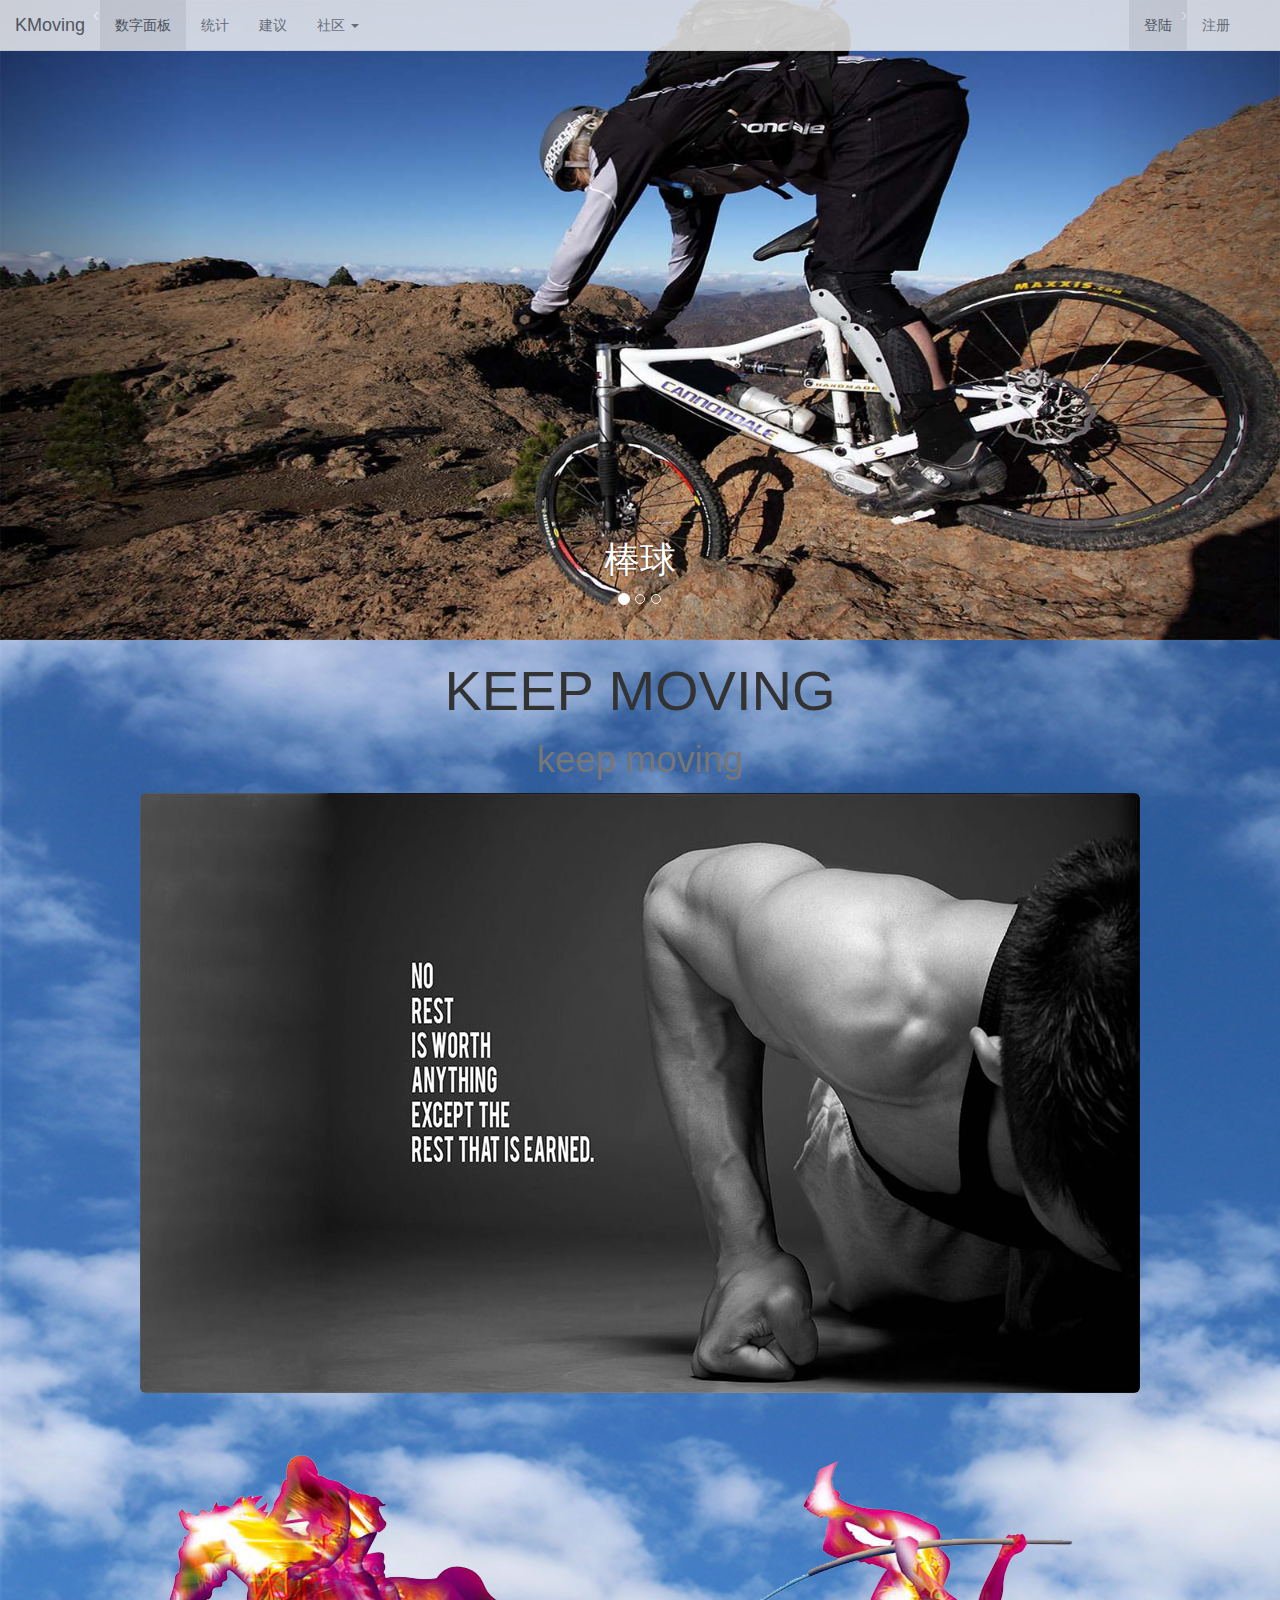
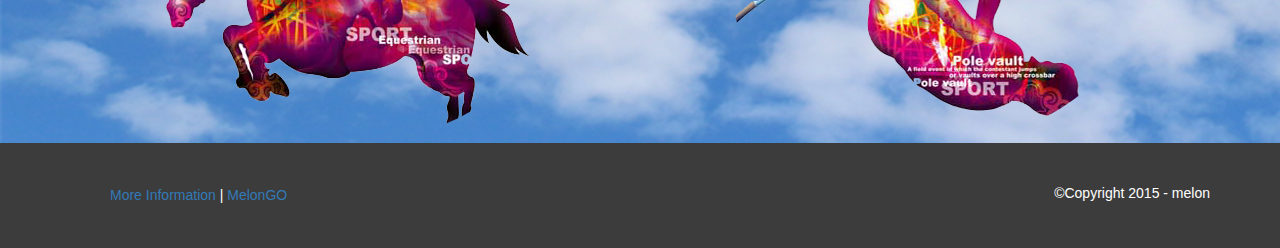
<file: index.html>
<!DOCTYPE html>
<html lang="en">
<head>
    <meta charset="UTF-8">
    <title>KMoving</title>
    <meta name="viewport" content="width=device-width, initial-scale=1.0">
    <!-- 引入 Bootstrap -->
    <link href="./bootstrap-3.3.5-dist/css/bootstrap.min.css" rel="stylesheet">
    <link href="./font-awesome-4.3.0/css/font-awesome.min.css" rel="stylesheet">
    <link href="./css/mystyle.css" rel="stylesheet">
    <link href="./css/queries.css" rel="stylesheet">
    <link rel="stylesheet" href="/animate.css-master/animate.min.css">
    <script src="./js/jquery.min.js"></script>
    <script src="./bootstrap-3.3.5-dist/js/bootstrap.min.js"></script>

</head>
<body>
<nav class="navbar navbar-default navbar-fixed-top" role="navigation">
    <div class="navbar-header">
        <button type="button" class="navbar-toggle" data-toggle="collapse"
                data-target="#example-navbar-collapse">
            <span class="sr-only">切换导航</span>
            <span class="icon-bar"></span>
            <span class="icon-bar"></span>
            <span class="icon-bar"></span>
        </button>
        <a class="navbar-brand animated flip" href="http://www.kmoving.com">KMoving</a>
    </div>
    <div class="collapse navbar-collapse" id="example-navbar-collapse">
        <ul class="nav navbar-nav">
            <li class="active">
                <a class="animated bounceInRight" href="http://www.kmoving.com/user/login.php">数字面板</a>
            </li>
            <li>
                <a class="animated bounceInRight" href="http://www.kmoving.com/user/login.php">统计</a>
            </li>
            <li>
                <a class="animated bounceInRight" href="http://www.kmoving.com/user/login.php">建议</a>
            </li>
            <li class="dropdown">
                <a href="#" class="dropdown-toggle animated bounceInRight" data-toggle="dropdown">
                    社区
                    <b class="caret"></b>
                </a>
                <ul class="dropdown-menu">
                    <li><a href="http://www.kmoving.com/user/login.php">活动</a></li>
                </ul>
            </li>
        </ul>
        <div>
            <ul class="nav navbar-nav navbar-right navbar-right-padding">
                <li class="active">
                    <a class="animated bounceInRight" href="http://www.kmoving.com/user/login.php">
                        登陆
                    </a>
                </li>
                <li><a class="animated bounceInRight" href="http://www.kmoving.com/user/register.php">
                    注册
                </a>
                </li>
            </ul>
        </div>
    </div>
</nav>

<div id="myCarousel" class="carousel slide">
    <!-- 轮播（Carousel）指标 -->
    <ol class="carousel-indicators">
        <li data-target="#myCarousel" data-slide-to="0" class="active"></li>
        <li data-target="#myCarousel" data-slide-to="1"></li>
        <li data-target="#myCarousel" data-slide-to="2"></li>
    </ol>
    <!-- 轮播（Carousel）项目 -->
    <div class="carousel-inner">
        <div class="item active">
            <img src="img/1.jpg" alt="First slide">
            <div class="carousel-caption"><h1>棒球</h1></div>
        </div>
        <div class="item">
            <img src="img/2.jpg" alt="Second slide">
            <div class="carousel-caption"><h1>冲浪</h1></div>
        </div>
        <div class="item">
            <img src="img/3.jpg" alt="Third slide">
            <div class="carousel-caption"><h1>自行车</h1></div>
        </div>
    </div>
    <!-- 轮播（Carousel）导航 -->
    <a class="carousel-control left" href="#myCarousel"
       data-slide="prev">&lsaquo;</a>
    <a class="carousel-control right" href="#myCarousel"
       data-slide="next">&rsaquo;</a>
</div>
<script>
    $(function(){
        $("#myCarousel").carousel('cycle');
    });
</script>

<div class="container" id="content">
    <div class="row">
        <div class="col-md-12">
            <h1 class="text-center font-big animated bounceInDown">
                KEEP MOVING</br>
                <small>keep moving</small>
            </h1>
            <div class="animated fadeInUp muscle">
                <img class="img-responsive center-block img-rounded" src="img/sport.jpg" width="1000" height="600"/>
            </div>
        </div>
    </div>
    <div class="row" style="padding-top: 50px">
        <div class="col-sm-6 col-md-6 col-lg-6">
            <div class="animated fadeInLeft">
                <img class="img-responsive center-block img-circle" src="img/s1.png" width="400" height="300"/>
            </div>
        </div>
        <div class="col-sm-6 col-md-6 col-lg-6">
            <div class="animated fadeInRight">
                <img class="img-responsive center-block img-circle" src="img/s2.png" width="400" height="300"/>
            </div>
        </div>
    </div>
</div>

<footer>
    <div class="container">
        <div class="row">
            <div class="col-md-6">
                <ul class="legals">
                    <li><a href="#">More Information</a></li>
                    <li><a href="#">MelonGO</a></li>
                </ul>
            </div>
            <div class="col-md-6 credit">
                <p>&copy;Copyright 2015 - melon</p>
            </div>
        </div>
    </div>
</footer>

</body>
</html>
</file>
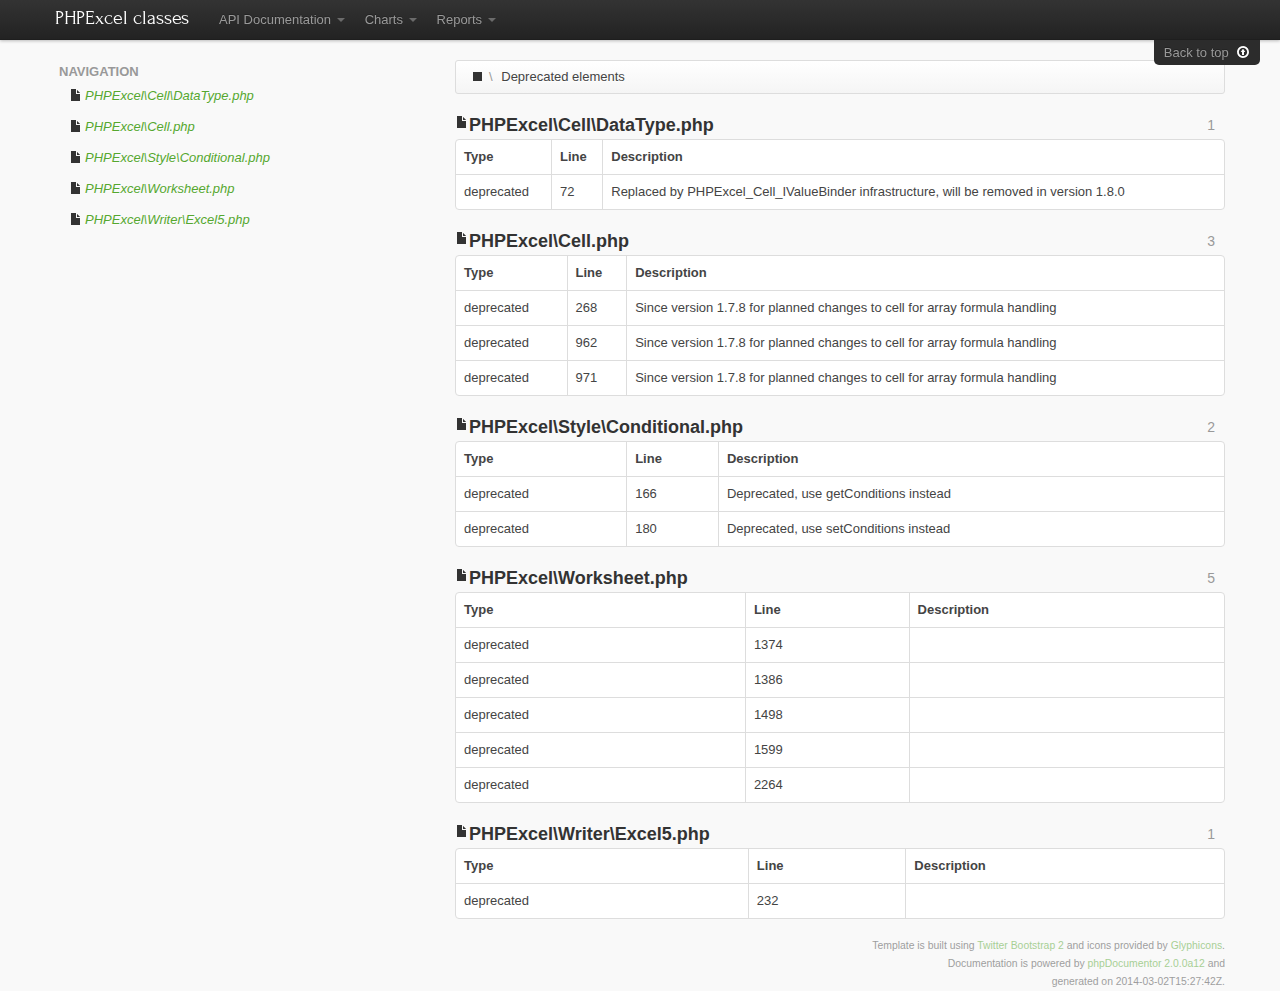
<file: PHPExcel_1.8.0_doc/Documentation/API/deprecated.html>
<!DOCTYPE html><html lang="en">
<head>
<meta http-equiv="Content-Type" content="text/html; charset=UTF-8">
<meta name="viewport" content="width=device-width; initial-scale=1.0; maximum-scale=1.0; user-scalable=0;">
<meta charset="utf-8">
<title>PHPExcel classes</title>
<meta name="author" content="Mike van Riel">
<meta name="description" content="">
<link href="css/template.css" rel="stylesheet" media="all">
<script src="js/jquery-1.7.1.min.js" type="text/javascript"></script><script src="js/jquery-ui-1.8.2.custom.min.js" type="text/javascript"></script><script src="js/jquery.mousewheel.min.js" type="text/javascript"></script><script src="js/bootstrap.js" type="text/javascript"></script><script src="js/template.js" type="text/javascript"></script><script src="js/prettify/prettify.min.js" type="text/javascript"></script><link rel="shortcut icon" href="img/favicon.ico">
<link rel="apple-touch-icon" href="img/apple-touch-icon.png">
<link rel="apple-touch-icon" sizes="72x72" href="img/apple-touch-icon-72x72.png">
<link rel="apple-touch-icon" sizes="114x114" href="img/apple-touch-icon-114x114.png">
</head>
<body>
<div class="navbar navbar-fixed-top">
<div class="navbar-inner"><div class="container">
<a class="btn btn-navbar" data-toggle="collapse" data-target=".nav-collapse"><span class="icon-bar"></span><span class="icon-bar"></span><span class="icon-bar"></span></a><a class="brand" href="index.html">PHPExcel classes</a><div class="nav-collapse"><ul class="nav">
<li class="dropdown">
<a href="#api" class="dropdown-toggle" data-toggle="dropdown">
                                    API Documentation <b class="caret"></b></a><ul class="dropdown-menu">
<li><a>Packages</a></li>
<li><a href="packages/Default.html"><i class="icon-folder-open"></i> Default</a></li>
<li><a href="packages/JAMA.html"><i class="icon-folder-open"></i> JAMA</a></li>
<li><a href="packages/JAMA%0D%0ACholesky%20decomposition%20class%0D%0AFor%20a%20symmetric,%20positive%20definite%20matrix%20A,%20the%20Cholesky%20decomposition%0D%0Ais%20an%20lower%20triangular%20matrix%20L%20so%20that%20A%20=%20L*L'.html"><i class="icon-folder-open"></i> JAMA
Cholesky decomposition class
For a symmetric, positive definite matrix A, the Cholesky decomposition
is an lower triangular matrix L so that A = L*L'</a></li>
<li><a href="packages/JAMA%0D%0AClass%20to%20obtain%20eigenvalues%20and%20eigenvectors%20of%20a%20real%20matrix.html"><i class="icon-folder-open"></i> JAMA
Class to obtain eigenvalues and eigenvectors of a real matrix</a></li>
<li><a href="packages/JAMA%0D%0AError%20handling.html"><i class="icon-folder-open"></i> JAMA
Error handling</a></li>
<li><a href="packages/JAMA%0D%0AFor%20an%20m-by-n%20matrix%20A%20with%20m%20&gt;=%20n,%20the%20LU%20decomposition%20is%20an%20m-by-n%0D%0Aunit%20lower%20triangular%20matrix%20L,%20an%20n-by-n%20upper%20triangular%20matrix%20U,%0D%0Aand%20a%20permutation%20vector%20piv%20of%20length%20m%20so%20that%20A(piv,:)%20=%20L*U.html"><i class="icon-folder-open"></i> JAMA
For an m-by-n matrix A with m &gt;= n, the LU decomposition is an m-by-n
unit lower triangular matrix L, an n-by-n upper triangular matrix U,
and a permutation vector piv of length m so that A(piv,:) = L*U</a></li>
<li><a href="packages/JAMA%0D%0AFor%20an%20m-by-n%20matrix%20A%20with%20m%20&gt;=%20n,%20the%20QR%20decomposition%20is%20an%20m-by-n%0D%0Aorthogonal%20matrix%20Q%20and%20an%20n-by-n%20upper%20triangular%20matrix%20R%20so%20that%0D%0AA%20=%20Q*R.html"><i class="icon-folder-open"></i> JAMA
For an m-by-n matrix A with m &gt;= n, the QR decomposition is an m-by-n
orthogonal matrix Q and an n-by-n upper triangular matrix R so that
A = Q*R</a></li>
<li><a href="packages/JAMA%0D%0AFor%20an%20m-by-n%20matrix%20A%20with%20m%20&gt;=%20n,%20the%20singular%20value%20decomposition%20is%0D%0Aan%20m-by-n%20orthogonal%20matrix%20U,%20an%20n-by-n%20diagonal%20matrix%20S,%20and%0D%0Aan%20n-by-n%20orthogonal%20matrix%20V%20so%20that%20A%20=%20U*S*V'.html"><i class="icon-folder-open"></i> JAMA
For an m-by-n matrix A with m &gt;= n, the singular value decomposition is
an m-by-n orthogonal matrix U, an n-by-n diagonal matrix S, and
an n-by-n orthogonal matrix V so that A = U*S*V'</a></li>
<li><a href="packages/JAMA%0D%0APythagorean%20Theorem:%0D%0Aa%20=%203%0D%0Ab%20=%204%0D%0Ar%20=%20sqrt(square(a)%20+%20square(b))%0D%0Ar%20=%205%0D%0Ar%20=%20sqrt(a%5E2%20+%20b%5E2)%20without%20under.overflow.html"><i class="icon-folder-open"></i> JAMA
Pythagorean Theorem:
a = 3
b = 4
r = sqrt(square(a) + square(b))
r = 5
r = sqrt(a^2 + b^2) without under/overflow</a></li>
<li><a href="packages/PHPExcel.html"><i class="icon-folder-open"></i> PHPExcel</a></li>
</ul>
</li>
<li class="dropdown" id="charts-menu">
<a href="#charts" class="dropdown-toggle" data-toggle="dropdown">
                                    Charts <b class="caret"></b></a><ul class="dropdown-menu"><li><a href="graph_class.html"><i class="icon-list-alt"></i> Class hierarchy diagram</a></li></ul>
</li>
<li class="dropdown" id="reports-menu">
<a href="#reports" class="dropdown-toggle" data-toggle="dropdown">
                                    Reports <b class="caret"></b></a><ul class="dropdown-menu">
<li><a href="errors.html"><i class="icon-remove-sign"></i> Errors 
                <span class="label label-info">551</span></a></li>
<li><a href="markers.html"><i class="icon-map-marker"></i> Markers 
                <ul>
<li>todo 
                <span class="label label-info">19</span>
</li>
<li>fixme 
                <span class="label label-info">10</span>
</li>
</ul></a></li>
<li><a href="deprecated.html"><i class="icon-stop"></i> Deprecated elements 
                <span class="label label-info">12</span></a></li>
</ul>
</li>
</ul></div>
</div></div>
<div class="go_to_top"><a href="#___" style="color: inherit">Back to top  <i class="icon-upload icon-white"></i></a></div>
</div>
<div id="___" class="container">
<noscript><div class="alert alert-warning">
                            Javascript is disabled; several features are only available
                            if Javascript is enabled.
                        </div></noscript>
<div class="row">
<div class="span4"><ul class="side-nav nav nav-list">
<li class="nav-header">Navigation</li>
<li><a href="#PHPExcel%5CCell%5CDataType.php"><i class="icon-file"></i>PHPExcel\Cell\DataType.php</a></li>
<li><a href="#PHPExcel%5CCell.php"><i class="icon-file"></i>PHPExcel\Cell.php</a></li>
<li><a href="#PHPExcel%5CStyle%5CConditional.php"><i class="icon-file"></i>PHPExcel\Style\Conditional.php</a></li>
<li><a href="#PHPExcel%5CWorksheet.php"><i class="icon-file"></i>PHPExcel\Worksheet.php</a></li>
<li><a href="#PHPExcel%5CWriter%5CExcel5.php"><i class="icon-file"></i>PHPExcel\Writer\Excel5.php</a></li>
</ul></div>
<div class="span8">
<ul class="breadcrumb">
<li>
<a href=""><i class="icon-stop"></i></a><span class="divider">\</span>
</li>
<li>Deprecated elements</li>
</ul>
<div id="marker-accordion">
<a name="PHPExcel%5CCell%5CDataType.php" id="PHPExcel\Cell\DataType.php"></a><h3>
<i class="icon-file"></i>PHPExcel\Cell\DataType.php<small style="float: right;padding-right: 10px;">1</small>
</h3>
<div><table class="table markers table-bordered">
<tr>
<th>Type</th>
<th>Line</th>
<th>Description</th>
</tr>
<tr>
<td>deprecated</td>
<td>72</td>
<td>Replaced by PHPExcel_Cell_IValueBinder infrastructure, will be removed in version 1.8.0</td>
</tr>
</table></div>
<a name="PHPExcel%5CCell.php" id="PHPExcel\Cell.php"></a><h3>
<i class="icon-file"></i>PHPExcel\Cell.php<small style="float: right;padding-right: 10px;">3</small>
</h3>
<div><table class="table markers table-bordered">
<tr>
<th>Type</th>
<th>Line</th>
<th>Description</th>
</tr>
<tr>
<td>deprecated</td>
<td>268</td>
<td>Since version 1.7.8 for planned changes to cell for array formula handling</td>
</tr>
<tr>
<td>deprecated</td>
<td>962</td>
<td>Since version 1.7.8 for planned changes to cell for array formula handling</td>
</tr>
<tr>
<td>deprecated</td>
<td>971</td>
<td>Since version 1.7.8 for planned changes to cell for array formula handling</td>
</tr>
</table></div>
<a name="PHPExcel%5CStyle%5CConditional.php" id="PHPExcel\Style\Conditional.php"></a><h3>
<i class="icon-file"></i>PHPExcel\Style\Conditional.php<small style="float: right;padding-right: 10px;">2</small>
</h3>
<div><table class="table markers table-bordered">
<tr>
<th>Type</th>
<th>Line</th>
<th>Description</th>
</tr>
<tr>
<td>deprecated</td>
<td>166</td>
<td>Deprecated, use getConditions instead</td>
</tr>
<tr>
<td>deprecated</td>
<td>180</td>
<td>Deprecated, use setConditions instead</td>
</tr>
</table></div>
<a name="PHPExcel%5CWorksheet.php" id="PHPExcel\Worksheet.php"></a><h3>
<i class="icon-file"></i>PHPExcel\Worksheet.php<small style="float: right;padding-right: 10px;">5</small>
</h3>
<div><table class="table markers table-bordered">
<tr>
<th>Type</th>
<th>Line</th>
<th>Description</th>
</tr>
<tr>
<td>deprecated</td>
<td>1374</td>
<td></td>
</tr>
<tr>
<td>deprecated</td>
<td>1386</td>
<td></td>
</tr>
<tr>
<td>deprecated</td>
<td>1498</td>
<td></td>
</tr>
<tr>
<td>deprecated</td>
<td>1599</td>
<td></td>
</tr>
<tr>
<td>deprecated</td>
<td>2264</td>
<td></td>
</tr>
</table></div>
<a name="PHPExcel%5CWriter%5CExcel5.php" id="PHPExcel\Writer\Excel5.php"></a><h3>
<i class="icon-file"></i>PHPExcel\Writer\Excel5.php<small style="float: right;padding-right: 10px;">1</small>
</h3>
<div><table class="table markers table-bordered">
<tr>
<th>Type</th>
<th>Line</th>
<th>Description</th>
</tr>
<tr>
<td>deprecated</td>
<td>232</td>
<td></td>
</tr>
</table></div>
</div>
</div>
</div>
<div class="row"><footer class="span12">
            Template is built using <a href="http://twitter.github.com/bootstrap/">Twitter Bootstrap 2</a> and icons provided by <a href="http://glyphicons.com/">Glyphicons</a>.<br>
            Documentation is powered by <a href="http://www.phpdoc.org/">phpDocumentor 2.0.0a12</a> and<br>
            generated on 2014-03-02T15:27:42Z.<br></footer></div>
</div>
</body>
</html>
</file>
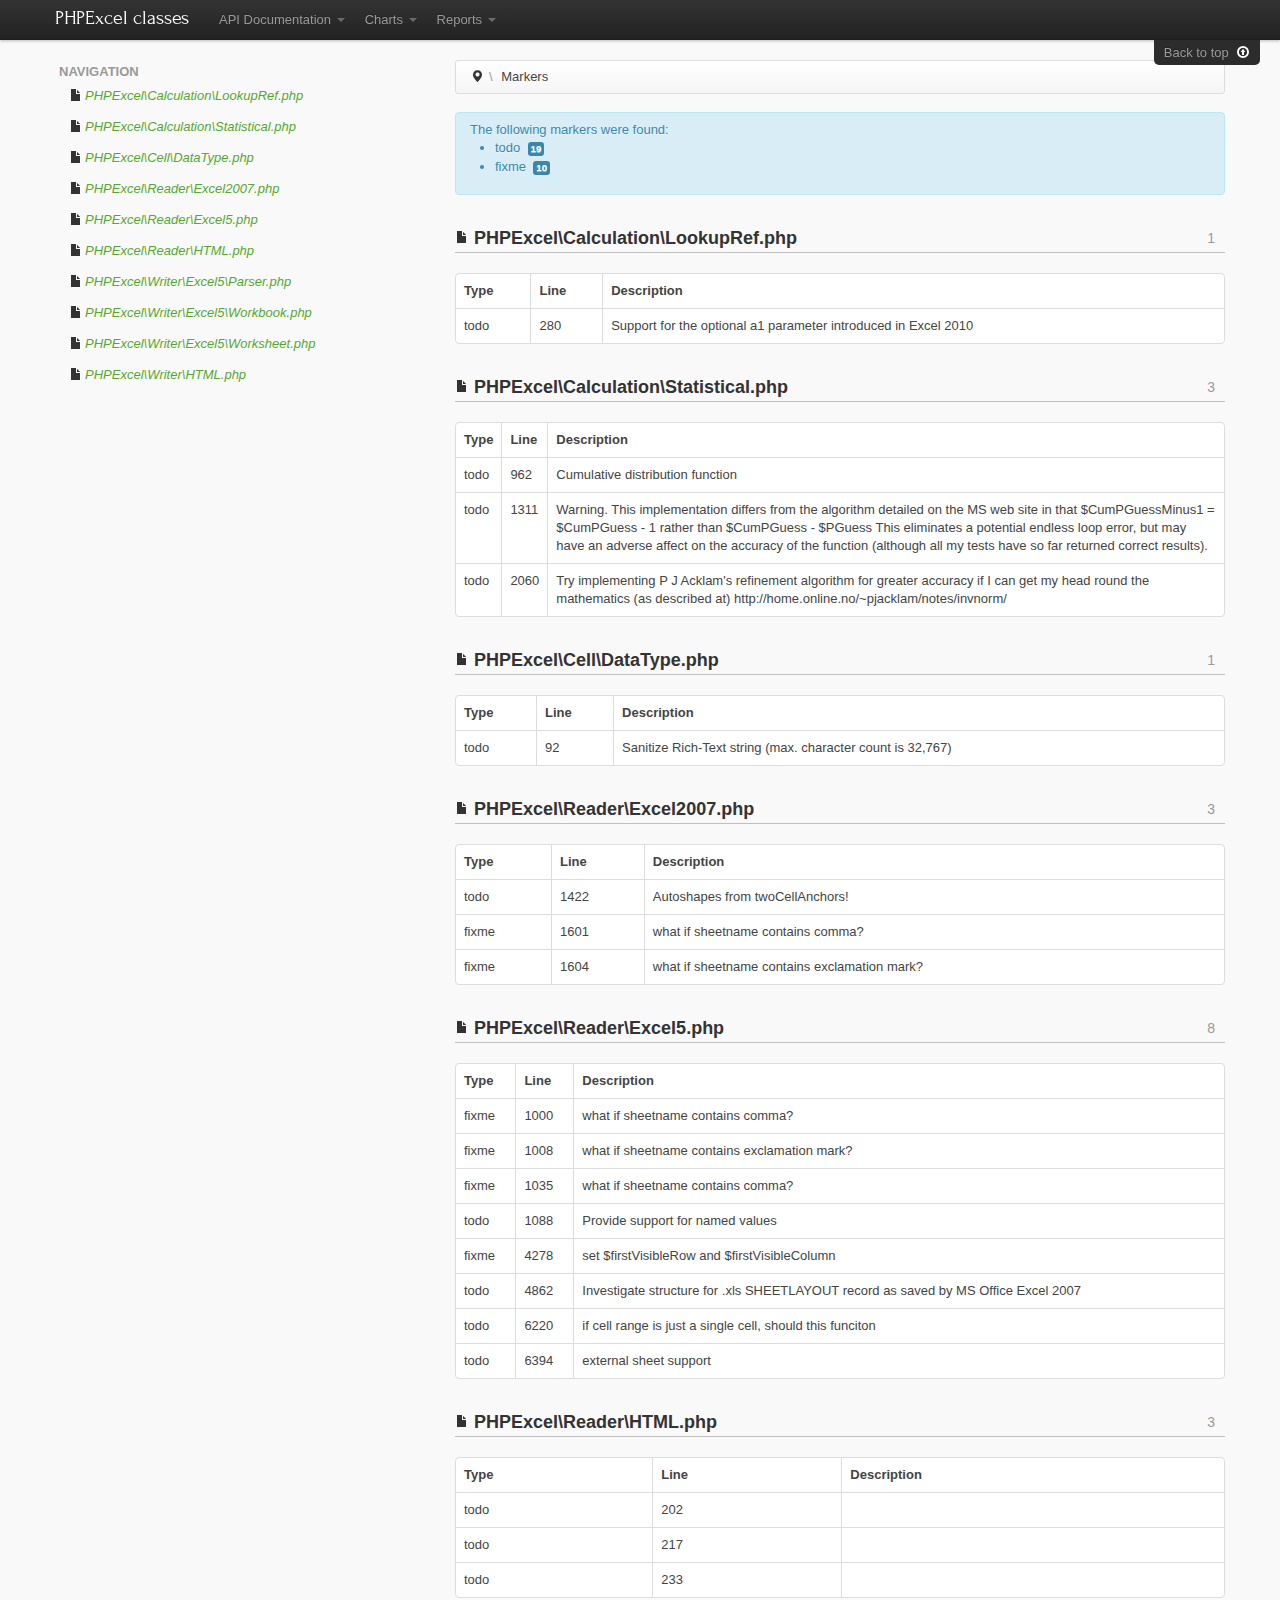
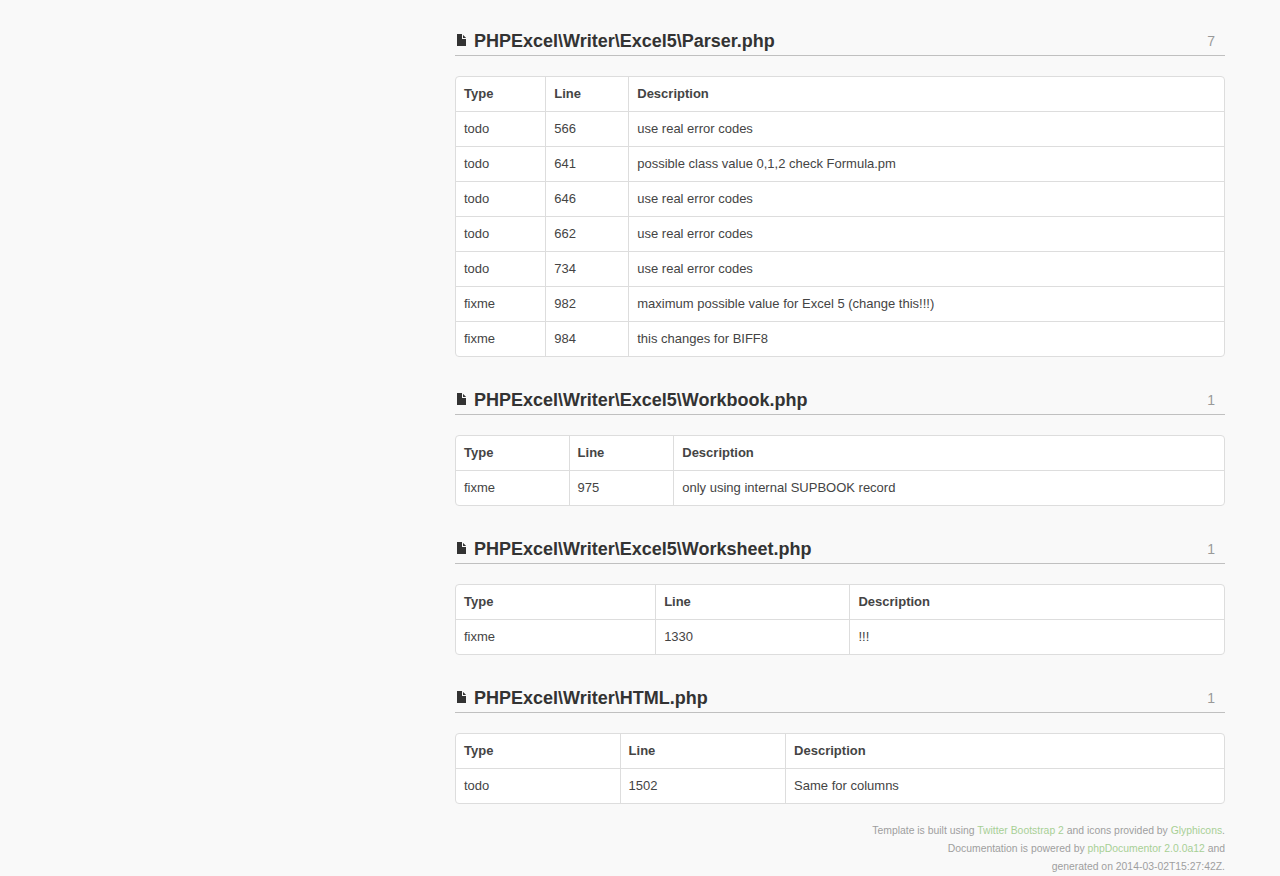
<file: PHPExcel_1.8.0_doc/Documentation/API/markers.html>
<!DOCTYPE html><html lang="en">
<head>
<meta http-equiv="Content-Type" content="text/html; charset=UTF-8">
<meta name="viewport" content="width=device-width; initial-scale=1.0; maximum-scale=1.0; user-scalable=0;">
<meta charset="utf-8">
<title>PHPExcel classes</title>
<meta name="author" content="Mike van Riel">
<meta name="description" content="">
<link href="css/template.css" rel="stylesheet" media="all">
<script src="js/jquery-1.7.1.min.js" type="text/javascript"></script><script src="js/jquery-ui-1.8.2.custom.min.js" type="text/javascript"></script><script src="js/jquery.mousewheel.min.js" type="text/javascript"></script><script src="js/bootstrap.js" type="text/javascript"></script><script src="js/template.js" type="text/javascript"></script><script src="js/prettify/prettify.min.js" type="text/javascript"></script><link rel="shortcut icon" href="img/favicon.ico">
<link rel="apple-touch-icon" href="img/apple-touch-icon.png">
<link rel="apple-touch-icon" sizes="72x72" href="img/apple-touch-icon-72x72.png">
<link rel="apple-touch-icon" sizes="114x114" href="img/apple-touch-icon-114x114.png">
</head>
<body>
<div class="navbar navbar-fixed-top">
<div class="navbar-inner"><div class="container">
<a class="btn btn-navbar" data-toggle="collapse" data-target=".nav-collapse"><span class="icon-bar"></span><span class="icon-bar"></span><span class="icon-bar"></span></a><a class="brand" href="index.html">PHPExcel classes</a><div class="nav-collapse"><ul class="nav">
<li class="dropdown">
<a href="#api" class="dropdown-toggle" data-toggle="dropdown">
                                    API Documentation <b class="caret"></b></a><ul class="dropdown-menu">
<li><a>Packages</a></li>
<li><a href="packages/Default.html"><i class="icon-folder-open"></i> Default</a></li>
<li><a href="packages/JAMA.html"><i class="icon-folder-open"></i> JAMA</a></li>
<li><a href="packages/JAMA%0D%0ACholesky%20decomposition%20class%0D%0AFor%20a%20symmetric,%20positive%20definite%20matrix%20A,%20the%20Cholesky%20decomposition%0D%0Ais%20an%20lower%20triangular%20matrix%20L%20so%20that%20A%20=%20L*L'.html"><i class="icon-folder-open"></i> JAMA
Cholesky decomposition class
For a symmetric, positive definite matrix A, the Cholesky decomposition
is an lower triangular matrix L so that A = L*L'</a></li>
<li><a href="packages/JAMA%0D%0AClass%20to%20obtain%20eigenvalues%20and%20eigenvectors%20of%20a%20real%20matrix.html"><i class="icon-folder-open"></i> JAMA
Class to obtain eigenvalues and eigenvectors of a real matrix</a></li>
<li><a href="packages/JAMA%0D%0AError%20handling.html"><i class="icon-folder-open"></i> JAMA
Error handling</a></li>
<li><a href="packages/JAMA%0D%0AFor%20an%20m-by-n%20matrix%20A%20with%20m%20&gt;=%20n,%20the%20LU%20decomposition%20is%20an%20m-by-n%0D%0Aunit%20lower%20triangular%20matrix%20L,%20an%20n-by-n%20upper%20triangular%20matrix%20U,%0D%0Aand%20a%20permutation%20vector%20piv%20of%20length%20m%20so%20that%20A(piv,:)%20=%20L*U.html"><i class="icon-folder-open"></i> JAMA
For an m-by-n matrix A with m &gt;= n, the LU decomposition is an m-by-n
unit lower triangular matrix L, an n-by-n upper triangular matrix U,
and a permutation vector piv of length m so that A(piv,:) = L*U</a></li>
<li><a href="packages/JAMA%0D%0AFor%20an%20m-by-n%20matrix%20A%20with%20m%20&gt;=%20n,%20the%20QR%20decomposition%20is%20an%20m-by-n%0D%0Aorthogonal%20matrix%20Q%20and%20an%20n-by-n%20upper%20triangular%20matrix%20R%20so%20that%0D%0AA%20=%20Q*R.html"><i class="icon-folder-open"></i> JAMA
For an m-by-n matrix A with m &gt;= n, the QR decomposition is an m-by-n
orthogonal matrix Q and an n-by-n upper triangular matrix R so that
A = Q*R</a></li>
<li><a href="packages/JAMA%0D%0AFor%20an%20m-by-n%20matrix%20A%20with%20m%20&gt;=%20n,%20the%20singular%20value%20decomposition%20is%0D%0Aan%20m-by-n%20orthogonal%20matrix%20U,%20an%20n-by-n%20diagonal%20matrix%20S,%20and%0D%0Aan%20n-by-n%20orthogonal%20matrix%20V%20so%20that%20A%20=%20U*S*V'.html"><i class="icon-folder-open"></i> JAMA
For an m-by-n matrix A with m &gt;= n, the singular value decomposition is
an m-by-n orthogonal matrix U, an n-by-n diagonal matrix S, and
an n-by-n orthogonal matrix V so that A = U*S*V'</a></li>
<li><a href="packages/JAMA%0D%0APythagorean%20Theorem:%0D%0Aa%20=%203%0D%0Ab%20=%204%0D%0Ar%20=%20sqrt(square(a)%20+%20square(b))%0D%0Ar%20=%205%0D%0Ar%20=%20sqrt(a%5E2%20+%20b%5E2)%20without%20under.overflow.html"><i class="icon-folder-open"></i> JAMA
Pythagorean Theorem:
a = 3
b = 4
r = sqrt(square(a) + square(b))
r = 5
r = sqrt(a^2 + b^2) without under/overflow</a></li>
<li><a href="packages/PHPExcel.html"><i class="icon-folder-open"></i> PHPExcel</a></li>
</ul>
</li>
<li class="dropdown" id="charts-menu">
<a href="#charts" class="dropdown-toggle" data-toggle="dropdown">
                                    Charts <b class="caret"></b></a><ul class="dropdown-menu"><li><a href="graph_class.html"><i class="icon-list-alt"></i> Class hierarchy diagram</a></li></ul>
</li>
<li class="dropdown" id="reports-menu">
<a href="#reports" class="dropdown-toggle" data-toggle="dropdown">
                                    Reports <b class="caret"></b></a><ul class="dropdown-menu">
<li><a href="errors.html"><i class="icon-remove-sign"></i> Errors 
                <span class="label label-info">551</span></a></li>
<li><a href="markers.html"><i class="icon-map-marker"></i> Markers 
                <ul>
<li>todo 
                <span class="label label-info">19</span>
</li>
<li>fixme 
                <span class="label label-info">10</span>
</li>
</ul></a></li>
<li><a href="deprecated.html"><i class="icon-stop"></i> Deprecated elements 
                <span class="label label-info">12</span></a></li>
</ul>
</li>
</ul></div>
</div></div>
<div class="go_to_top"><a href="#___" style="color: inherit">Back to top  <i class="icon-upload icon-white"></i></a></div>
</div>
<div id="___" class="container">
<noscript><div class="alert alert-warning">
                            Javascript is disabled; several features are only available
                            if Javascript is enabled.
                        </div></noscript>
<div class="row">
<div class="span4"><ul class="side-nav nav nav-list">
<li class="nav-header">Navigation</li>
<li><a href="#PHPExcel%5CCalculation%5CLookupRef.php"><i class="icon-file"></i>PHPExcel\Calculation\LookupRef.php</a></li>
<li><a href="#PHPExcel%5CCalculation%5CStatistical.php"><i class="icon-file"></i>PHPExcel\Calculation\Statistical.php</a></li>
<li><a href="#PHPExcel%5CCell%5CDataType.php"><i class="icon-file"></i>PHPExcel\Cell\DataType.php</a></li>
<li><a href="#PHPExcel%5CReader%5CExcel2007.php"><i class="icon-file"></i>PHPExcel\Reader\Excel2007.php</a></li>
<li><a href="#PHPExcel%5CReader%5CExcel5.php"><i class="icon-file"></i>PHPExcel\Reader\Excel5.php</a></li>
<li><a href="#PHPExcel%5CReader%5CHTML.php"><i class="icon-file"></i>PHPExcel\Reader\HTML.php</a></li>
<li><a href="#PHPExcel%5CWriter%5CExcel5%5CParser.php"><i class="icon-file"></i>PHPExcel\Writer\Excel5\Parser.php</a></li>
<li><a href="#PHPExcel%5CWriter%5CExcel5%5CWorkbook.php"><i class="icon-file"></i>PHPExcel\Writer\Excel5\Workbook.php</a></li>
<li><a href="#PHPExcel%5CWriter%5CExcel5%5CWorksheet.php"><i class="icon-file"></i>PHPExcel\Writer\Excel5\Worksheet.php</a></li>
<li><a href="#PHPExcel%5CWriter%5CHTML.php"><i class="icon-file"></i>PHPExcel\Writer\HTML.php</a></li>
</ul></div>
<div class="span8">
<ul class="breadcrumb">
<li>
<a href=""><i class="icon-map-marker"></i></a><span class="divider">\</span>
</li>
<li>Markers</li>
</ul>
<div class="alert alert-info">
                        The following markers were found:
                        <ul>
<li>todo 
                <span class="label label-info">19</span>
</li>
<li>fixme 
                <span class="label label-info">10</span>
</li>
</ul>
</div>
<div id="marker-accordion">
<div class="package-contents">
<a name="PHPExcel%5CCalculation%5CLookupRef.php" id="PHPExcel\Calculation\LookupRef.php"></a><h3>
<i class="icon-file"></i>PHPExcel\Calculation\LookupRef.php<small style="float: right;padding-right: 10px;">1</small>
</h3>
<div><table class="table markers table-bordered">
<tr>
<th>Type</th>
<th>Line</th>
<th>Description</th>
</tr>
<tr>
<td>todo</td>
<td>280</td>
<td>Support for the optional a1 parameter introduced in Excel 2010</td>
</tr>
</table></div>
</div>
<div class="package-contents">
<a name="PHPExcel%5CCalculation%5CStatistical.php" id="PHPExcel\Calculation\Statistical.php"></a><h3>
<i class="icon-file"></i>PHPExcel\Calculation\Statistical.php<small style="float: right;padding-right: 10px;">3</small>
</h3>
<div><table class="table markers table-bordered">
<tr>
<th>Type</th>
<th>Line</th>
<th>Description</th>
</tr>
<tr>
<td>todo</td>
<td>962</td>
<td>Cumulative distribution function</td>
</tr>
<tr>
<td>todo</td>
<td>1311</td>
<td>Warning. This implementation differs from the algorithm detailed on the MS
		web site in that $CumPGuessMinus1 = $CumPGuess - 1 rather than $CumPGuess - $PGuess
		This eliminates a potential endless loop error, but may have an adverse affect on the
		accuracy of the function (although all my tests have so far returned correct results).</td>
</tr>
<tr>
<td>todo</td>
<td>2060</td>
<td>Try implementing P J Acklam's refinement algorithm for greater
		accuracy if I can get my head round the mathematics
		(as described at) http://home.online.no/~pjacklam/notes/invnorm/</td>
</tr>
</table></div>
</div>
<div class="package-contents">
<a name="PHPExcel%5CCell%5CDataType.php" id="PHPExcel\Cell\DataType.php"></a><h3>
<i class="icon-file"></i>PHPExcel\Cell\DataType.php<small style="float: right;padding-right: 10px;">1</small>
</h3>
<div><table class="table markers table-bordered">
<tr>
<th>Type</th>
<th>Line</th>
<th>Description</th>
</tr>
<tr>
<td>todo</td>
<td>92</td>
<td>Sanitize Rich-Text string (max. character count is 32,767)</td>
</tr>
</table></div>
</div>
<div class="package-contents">
<a name="PHPExcel%5CReader%5CExcel2007.php" id="PHPExcel\Reader\Excel2007.php"></a><h3>
<i class="icon-file"></i>PHPExcel\Reader\Excel2007.php<small style="float: right;padding-right: 10px;">3</small>
</h3>
<div><table class="table markers table-bordered">
<tr>
<th>Type</th>
<th>Line</th>
<th>Description</th>
</tr>
<tr>
<td>todo</td>
<td>1422</td>
<td>Autoshapes from twoCellAnchors!</td>
</tr>
<tr>
<td>fixme</td>
<td>1601</td>
<td>what if sheetname contains comma?</td>
</tr>
<tr>
<td>fixme</td>
<td>1604</td>
<td>what if sheetname contains exclamation mark?</td>
</tr>
</table></div>
</div>
<div class="package-contents">
<a name="PHPExcel%5CReader%5CExcel5.php" id="PHPExcel\Reader\Excel5.php"></a><h3>
<i class="icon-file"></i>PHPExcel\Reader\Excel5.php<small style="float: right;padding-right: 10px;">8</small>
</h3>
<div><table class="table markers table-bordered">
<tr>
<th>Type</th>
<th>Line</th>
<th>Description</th>
</tr>
<tr>
<td>fixme</td>
<td>1000</td>
<td>what if sheetname contains comma?</td>
</tr>
<tr>
<td>fixme</td>
<td>1008</td>
<td>what if sheetname contains exclamation mark?</td>
</tr>
<tr>
<td>fixme</td>
<td>1035</td>
<td>what if sheetname contains comma?</td>
</tr>
<tr>
<td>todo</td>
<td>1088</td>
<td>Provide support for named values</td>
</tr>
<tr>
<td>fixme</td>
<td>4278</td>
<td>set $firstVisibleRow and $firstVisibleColumn</td>
</tr>
<tr>
<td>todo</td>
<td>4862</td>
<td>Investigate structure for .xls SHEETLAYOUT record as saved by MS Office Excel 2007</td>
</tr>
<tr>
<td>todo</td>
<td>6220</td>
<td>if cell range is just a single cell, should this funciton</td>
</tr>
<tr>
<td>todo</td>
<td>6394</td>
<td>external sheet support</td>
</tr>
</table></div>
</div>
<div class="package-contents">
<a name="PHPExcel%5CReader%5CHTML.php" id="PHPExcel\Reader\HTML.php"></a><h3>
<i class="icon-file"></i>PHPExcel\Reader\HTML.php<small style="float: right;padding-right: 10px;">3</small>
</h3>
<div><table class="table markers table-bordered">
<tr>
<th>Type</th>
<th>Line</th>
<th>Description</th>
</tr>
<tr>
<td>todo</td>
<td>202</td>
<td></td>
</tr>
<tr>
<td>todo</td>
<td>217</td>
<td></td>
</tr>
<tr>
<td>todo</td>
<td>233</td>
<td></td>
</tr>
</table></div>
</div>
<div class="package-contents">
<a name="PHPExcel%5CWriter%5CExcel5%5CParser.php" id="PHPExcel\Writer\Excel5\Parser.php"></a><h3>
<i class="icon-file"></i>PHPExcel\Writer\Excel5\Parser.php<small style="float: right;padding-right: 10px;">7</small>
</h3>
<div><table class="table markers table-bordered">
<tr>
<th>Type</th>
<th>Line</th>
<th>Description</th>
</tr>
<tr>
<td>todo</td>
<td>566</td>
<td>use real error codes</td>
</tr>
<tr>
<td>todo</td>
<td>641</td>
<td>possible class value 0,1,2 check Formula.pm</td>
</tr>
<tr>
<td>todo</td>
<td>646</td>
<td>use real error codes</td>
</tr>
<tr>
<td>todo</td>
<td>662</td>
<td>use real error codes</td>
</tr>
<tr>
<td>todo</td>
<td>734</td>
<td>use real error codes</td>
</tr>
<tr>
<td>fixme</td>
<td>982</td>
<td>maximum possible value for Excel 5 (change this!!!)</td>
</tr>
<tr>
<td>fixme</td>
<td>984</td>
<td>this changes for BIFF8</td>
</tr>
</table></div>
</div>
<div class="package-contents">
<a name="PHPExcel%5CWriter%5CExcel5%5CWorkbook.php" id="PHPExcel\Writer\Excel5\Workbook.php"></a><h3>
<i class="icon-file"></i>PHPExcel\Writer\Excel5\Workbook.php<small style="float: right;padding-right: 10px;">1</small>
</h3>
<div><table class="table markers table-bordered">
<tr>
<th>Type</th>
<th>Line</th>
<th>Description</th>
</tr>
<tr>
<td>fixme</td>
<td>975</td>
<td>only using internal SUPBOOK record</td>
</tr>
</table></div>
</div>
<div class="package-contents">
<a name="PHPExcel%5CWriter%5CExcel5%5CWorksheet.php" id="PHPExcel\Writer\Excel5\Worksheet.php"></a><h3>
<i class="icon-file"></i>PHPExcel\Writer\Excel5\Worksheet.php<small style="float: right;padding-right: 10px;">1</small>
</h3>
<div><table class="table markers table-bordered">
<tr>
<th>Type</th>
<th>Line</th>
<th>Description</th>
</tr>
<tr>
<td>fixme</td>
<td>1330</td>
<td>!!!</td>
</tr>
</table></div>
</div>
<div class="package-contents">
<a name="PHPExcel%5CWriter%5CHTML.php" id="PHPExcel\Writer\HTML.php"></a><h3>
<i class="icon-file"></i>PHPExcel\Writer\HTML.php<small style="float: right;padding-right: 10px;">1</small>
</h3>
<div><table class="table markers table-bordered">
<tr>
<th>Type</th>
<th>Line</th>
<th>Description</th>
</tr>
<tr>
<td>todo</td>
<td>1502</td>
<td>Same for columns</td>
</tr>
</table></div>
</div>
</div>
</div>
</div>
<div class="row"><footer class="span12">
            Template is built using <a href="http://twitter.github.com/bootstrap/">Twitter Bootstrap 2</a> and icons provided by <a href="http://glyphicons.com/">Glyphicons</a>.<br>
            Documentation is powered by <a href="http://www.phpdoc.org/">phpDocumentor 2.0.0a12</a> and<br>
            generated on 2014-03-02T15:27:42Z.<br></footer></div>
</div>
</body>
</html>
</file>
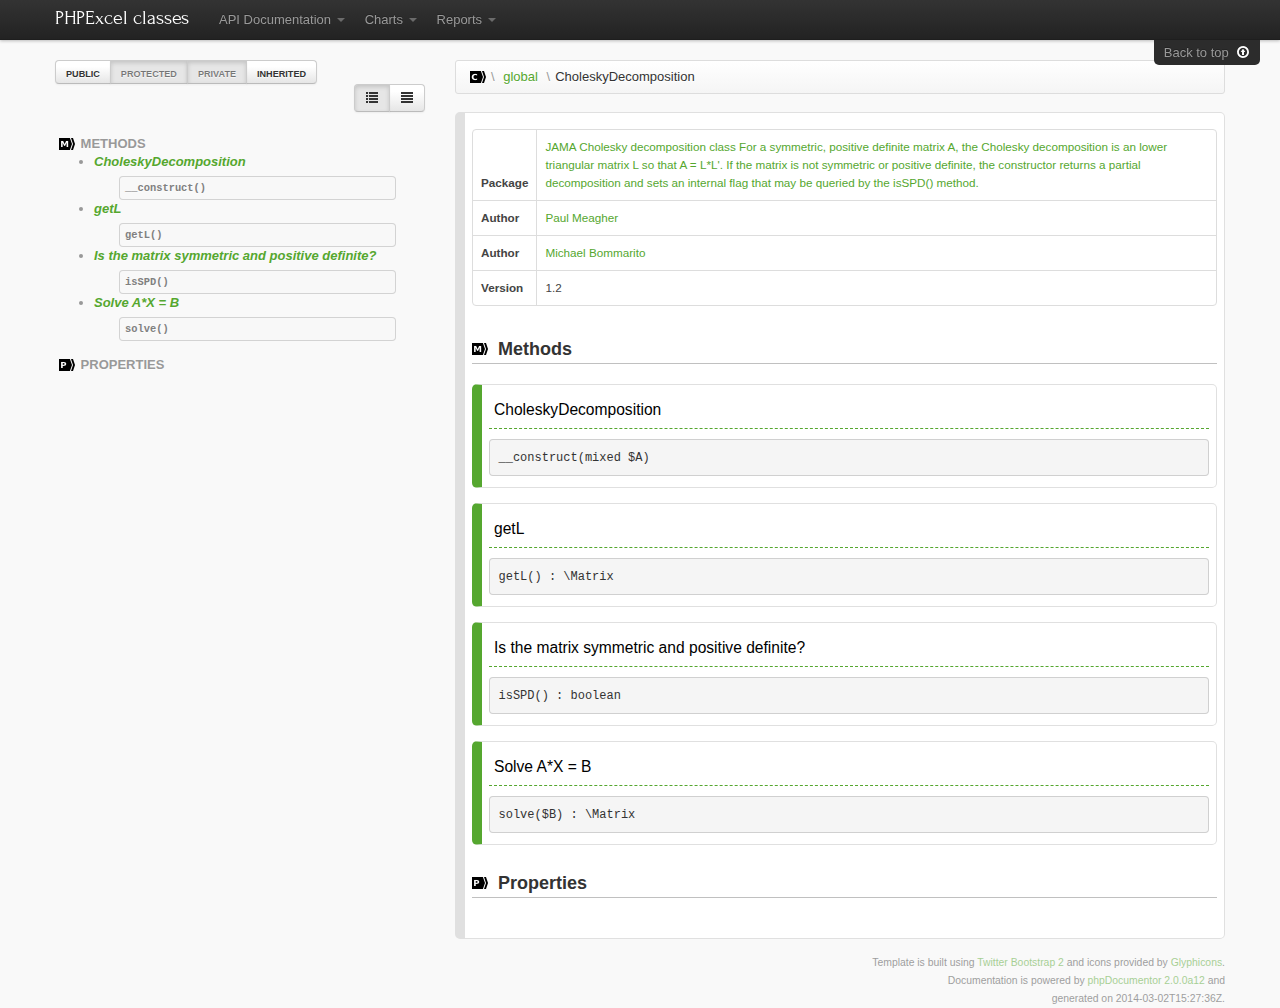
<file: PHPExcel_1.8.0_doc/Documentation/API/classes/CholeskyDecomposition.html>
<!DOCTYPE html><html lang="en">
<head>
<meta http-equiv="Content-Type" content="text/html; charset=UTF-8">
<meta name="viewport" content="width=device-width; initial-scale=1.0; maximum-scale=1.0; user-scalable=0;">
<meta charset="utf-8">
<title>PHPExcel classes » \CholeskyDecomposition</title>
<meta name="author" content="Mike van Riel">
<meta name="description" content="">
<link href="../css/template.css" rel="stylesheet" media="all">
<script src="../js/jquery-1.7.1.min.js" type="text/javascript"></script><script src="../js/jquery-ui-1.8.2.custom.min.js" type="text/javascript"></script><script src="../js/jquery.mousewheel.min.js" type="text/javascript"></script><script src="../js/bootstrap.js" type="text/javascript"></script><script src="../js/template.js" type="text/javascript"></script><script src="../js/prettify/prettify.min.js" type="text/javascript"></script><link rel="shortcut icon" href="../img/favicon.ico">
<link rel="apple-touch-icon" href="../img/apple-touch-icon.png">
<link rel="apple-touch-icon" sizes="72x72" href="../img/apple-touch-icon-72x72.png">
<link rel="apple-touch-icon" sizes="114x114" href="../img/apple-touch-icon-114x114.png">
</head>
<body>
<div class="navbar navbar-fixed-top">
<div class="navbar-inner"><div class="container">
<a class="btn btn-navbar" data-toggle="collapse" data-target=".nav-collapse"><span class="icon-bar"></span><span class="icon-bar"></span><span class="icon-bar"></span></a><a class="brand" href="../index.html">PHPExcel classes</a><div class="nav-collapse"><ul class="nav">
<li class="dropdown">
<a href="#api" class="dropdown-toggle" data-toggle="dropdown">
                                    API Documentation <b class="caret"></b></a><ul class="dropdown-menu">
<li><a>Packages</a></li>
<li><a href="../packages/Default.html"><i class="icon-folder-open"></i> Default</a></li>
<li><a href="../packages/JAMA.html"><i class="icon-folder-open"></i> JAMA</a></li>
<li><a href="../packages/JAMA%0D%0ACholesky%20decomposition%20class%0D%0AFor%20a%20symmetric,%20positive%20definite%20matrix%20A,%20the%20Cholesky%20decomposition%0D%0Ais%20an%20lower%20triangular%20matrix%20L%20so%20that%20A%20=%20L*L'.html"><i class="icon-folder-open"></i> JAMA
Cholesky decomposition class
For a symmetric, positive definite matrix A, the Cholesky decomposition
is an lower triangular matrix L so that A = L*L'</a></li>
<li><a href="../packages/JAMA%0D%0AClass%20to%20obtain%20eigenvalues%20and%20eigenvectors%20of%20a%20real%20matrix.html"><i class="icon-folder-open"></i> JAMA
Class to obtain eigenvalues and eigenvectors of a real matrix</a></li>
<li><a href="../packages/JAMA%0D%0AError%20handling.html"><i class="icon-folder-open"></i> JAMA
Error handling</a></li>
<li><a href="../packages/JAMA%0D%0AFor%20an%20m-by-n%20matrix%20A%20with%20m%20&gt;=%20n,%20the%20LU%20decomposition%20is%20an%20m-by-n%0D%0Aunit%20lower%20triangular%20matrix%20L,%20an%20n-by-n%20upper%20triangular%20matrix%20U,%0D%0Aand%20a%20permutation%20vector%20piv%20of%20length%20m%20so%20that%20A(piv,:)%20=%20L*U.html"><i class="icon-folder-open"></i> JAMA
For an m-by-n matrix A with m &gt;= n, the LU decomposition is an m-by-n
unit lower triangular matrix L, an n-by-n upper triangular matrix U,
and a permutation vector piv of length m so that A(piv,:) = L*U</a></li>
<li><a href="../packages/JAMA%0D%0AFor%20an%20m-by-n%20matrix%20A%20with%20m%20&gt;=%20n,%20the%20QR%20decomposition%20is%20an%20m-by-n%0D%0Aorthogonal%20matrix%20Q%20and%20an%20n-by-n%20upper%20triangular%20matrix%20R%20so%20that%0D%0AA%20=%20Q*R.html"><i class="icon-folder-open"></i> JAMA
For an m-by-n matrix A with m &gt;= n, the QR decomposition is an m-by-n
orthogonal matrix Q and an n-by-n upper triangular matrix R so that
A = Q*R</a></li>
<li><a href="../packages/JAMA%0D%0AFor%20an%20m-by-n%20matrix%20A%20with%20m%20&gt;=%20n,%20the%20singular%20value%20decomposition%20is%0D%0Aan%20m-by-n%20orthogonal%20matrix%20U,%20an%20n-by-n%20diagonal%20matrix%20S,%20and%0D%0Aan%20n-by-n%20orthogonal%20matrix%20V%20so%20that%20A%20=%20U*S*V'.html"><i class="icon-folder-open"></i> JAMA
For an m-by-n matrix A with m &gt;= n, the singular value decomposition is
an m-by-n orthogonal matrix U, an n-by-n diagonal matrix S, and
an n-by-n orthogonal matrix V so that A = U*S*V'</a></li>
<li><a href="../packages/JAMA%0D%0APythagorean%20Theorem:%0D%0Aa%20=%203%0D%0Ab%20=%204%0D%0Ar%20=%20sqrt(square(a)%20+%20square(b))%0D%0Ar%20=%205%0D%0Ar%20=%20sqrt(a%5E2%20+%20b%5E2)%20without%20under.overflow.html"><i class="icon-folder-open"></i> JAMA
Pythagorean Theorem:
a = 3
b = 4
r = sqrt(square(a) + square(b))
r = 5
r = sqrt(a^2 + b^2) without under/overflow</a></li>
<li><a href="../packages/PHPExcel.html"><i class="icon-folder-open"></i> PHPExcel</a></li>
</ul>
</li>
<li class="dropdown" id="charts-menu">
<a href="#charts" class="dropdown-toggle" data-toggle="dropdown">
                                    Charts <b class="caret"></b></a><ul class="dropdown-menu"><li><a href="../graph_class.html"><i class="icon-list-alt"></i> Class hierarchy diagram</a></li></ul>
</li>
<li class="dropdown" id="reports-menu">
<a href="#reports" class="dropdown-toggle" data-toggle="dropdown">
                                    Reports <b class="caret"></b></a><ul class="dropdown-menu">
<li><a href="../errors.html"><i class="icon-remove-sign"></i> Errors 
                <span class="label label-info">551</span></a></li>
<li><a href="../markers.html"><i class="icon-map-marker"></i> Markers 
                <ul>
<li>todo 
                <span class="label label-info">19</span>
</li>
<li>fixme 
                <span class="label label-info">10</span>
</li>
</ul></a></li>
<li><a href="../deprecated.html"><i class="icon-stop"></i> Deprecated elements 
                <span class="label label-info">12</span></a></li>
</ul>
</li>
</ul></div>
</div></div>
<div class="go_to_top"><a href="#___" style="color: inherit">Back to top  <i class="icon-upload icon-white"></i></a></div>
</div>
<div id="___" class="container">
<noscript><div class="alert alert-warning">
                            Javascript is disabled; several features are only available
                            if Javascript is enabled.
                        </div></noscript>
<div class="row">
<div class="span4">
<span class="btn-group visibility" data-toggle="buttons-checkbox"><button class="btn public active" title="Show public elements">Public</button><button class="btn protected" title="Show protected elements">Protected</button><button class="btn private" title="Show private elements">Private</button><button class="btn inherited active" title="Show inherited elements">Inherited</button></span><div class="btn-group view pull-right" data-toggle="buttons-radio">
<button class="btn details" title="Show descriptions and method names"><i class="icon-list"></i></button><button class="btn simple" title="Show only method names"><i class="icon-align-justify"></i></button>
</div>
<ul class="side-nav nav nav-list">
<li class="nav-header">
<i class="icon-custom icon-method"></i> Methods
                    <ul>
<li class="method public "><a href="#method___construct" title="__construct :: CholeskyDecomposition"><span class="description">CholeskyDecomposition</span><pre>__construct()</pre></a></li>
<li class="method public "><a href="#method_getL" title="getL :: getL"><span class="description">getL</span><pre>getL()</pre></a></li>
<li class="method public "><a href="#method_isSPD" title="isSPD :: Is the matrix symmetric and positive definite?"><span class="description">Is the matrix symmetric and positive definite?</span><pre>isSPD()</pre></a></li>
<li class="method public "><a href="#method_solve" title="solve :: Solve A*X = B"><span class="description">Solve A*X = B</span><pre>solve()</pre></a></li>
</ul>
</li>
<li class="nav-header">
<i class="icon-custom icon-property"></i> Properties
                    <ul></ul>
</li>
<li class="nav-header private">» Private
                    <ul>
<li class="property private "><a href="#property_L" title="$L :: Decomposition storage"><span class="description"></span><pre>$L</pre></a></li>
<li class="property private "><a href="#property_isspd" title="$isspd :: Symmetric positive definite flag"><span class="description"></span><pre>$isspd</pre></a></li>
<li class="property private "><a href="#property_m" title="$m :: Matrix row and column dimension"><span class="description"></span><pre>$m</pre></a></li>
</ul>
</li>
</ul>
</div>
<div class="span8">
<a id="\CholeskyDecomposition"></a><ul class="breadcrumb">
<li>
<a href="../index.html"><i class="icon-custom icon-class"></i></a><span class="divider">\</span>
</li>
<li><a href="../namespaces/global.html">global</a></li>
<li class="active">
<span class="divider">\</span><a href="../classes/CholeskyDecomposition.html">CholeskyDecomposition</a>
</li>
</ul>
<div class="element class">
<p class="short_description"></p>
<div class="details">
<div class="long_description"></div>
<table class="table table-bordered">
<tr>
<th>package</th>
<td><a href="../packages/JAMA%0D%0ACholesky%20decomposition%20class%0D%0AFor%20a%20symmetric,%20positive%20definite%20matrix%20A,%20the%20Cholesky%20decomposition%0D%0Ais%20an%20lower%20triangular%20matrix%20L%20so%20that%20A%20=%20L*L'.%0D%0AIf%20the%20matrix%20is%20not%20symmetric%20or%20positive%20definite,%20the%20constructor%0D%0Areturns%20a%20partial%20decomposition%20and%20sets%20an%20internal%20flag%20that%20may%0D%0Abe%20queried%20by%20the%20isSPD()%20method..html">JAMA
Cholesky decomposition class
For a symmetric, positive definite matrix A, the Cholesky decomposition
is an lower triangular matrix L so that A = L*L'.
If the matrix is not symmetric or positive definite, the constructor
returns a partial decomposition and sets an internal flag that may
be queried by the isSPD() method.</a></td>
</tr>
<tr>
<th>author</th>
<td><a href="">Paul Meagher</a></td>
</tr>
<tr>
<th>author</th>
<td><a href="">Michael Bommarito</a></td>
</tr>
<tr>
<th>version</th>
<td>1.2</td>
</tr>
</table>
<h3>
<i class="icon-custom icon-method"></i> Methods</h3>
<a id="method___construct"></a><div class="element clickable method public method___construct" data-toggle="collapse" data-target=".method___construct .collapse">
<h2>CholeskyDecomposition</h2>
<pre>__construct(mixed $A) </pre>
<div class="labels"></div>
<div class="row collapse"><div class="detail-description">
<div class="long_description"><p>Class constructor - decomposes symmetric positive definite matrix</p></div>
<h3>Parameters</h3>
<div class="subelement argument">
<h4>$A</h4>
<code>mixed</code><p>Matrix square symmetric positive definite matrix</p></div>
</div></div>
</div>
<a id="method_getL"></a><div class="element clickable method public method_getL" data-toggle="collapse" data-target=".method_getL .collapse">
<h2>getL</h2>
<pre>getL() : \Matrix</pre>
<div class="labels"></div>
<div class="row collapse"><div class="detail-description">
<div class="long_description"><p>Return triangular factor.</p></div>
<h3>Returns</h3>
<div class="subelement response">
<code>\Matrix</code>Lower triangular matrix</div>
</div></div>
</div>
<a id="method_isSPD"></a><div class="element clickable method public method_isSPD" data-toggle="collapse" data-target=".method_isSPD .collapse">
<h2>Is the matrix symmetric and positive definite?</h2>
<pre>isSPD() : boolean</pre>
<div class="labels"></div>
<div class="row collapse"><div class="detail-description">
<div class="long_description"></div>
<h3>Returns</h3>
<div class="subelement response"><code>boolean</code></div>
</div></div>
</div>
<a id="method_solve"></a><div class="element clickable method public method_solve" data-toggle="collapse" data-target=".method_solve .collapse">
<h2>Solve A*X = B</h2>
<pre>solve($B) : \Matrix</pre>
<div class="labels"></div>
<div class="row collapse"><div class="detail-description">
<div class="long_description"></div>
<h3>Parameters</h3>
<div class="subelement argument">
<h4>$B</h4><p>Row-equal matrix</p>
</div>
<h3>Returns</h3>
<div class="subelement response">
<code>\Matrix</code>L * L' * X = B</div>
</div></div>
</div>
<h3>
<i class="icon-custom icon-property"></i> Properties</h3>
<a id="property_L"> </a><div class="element clickable property private property_L" data-toggle="collapse" data-target=".property_L .collapse">
<h2></h2>
<pre>$L : array</pre>
<div class="labels"></div>
<div class="row collapse"><div class="detail-description">
<div class="long_description"></div>
<table class="table table-bordered"><tr>
<th>access</th>
<td>private</td>
</tr></table>
</div></div>
</div>
<a id="property_isspd"> </a><div class="element clickable property private property_isspd" data-toggle="collapse" data-target=".property_isspd .collapse">
<h2></h2>
<pre>$isspd : boolean</pre>
<div class="labels"></div>
<div class="row collapse"><div class="detail-description">
<div class="long_description"></div>
<table class="table table-bordered"><tr>
<th>access</th>
<td>private</td>
</tr></table>
</div></div>
</div>
<a id="property_m"> </a><div class="element clickable property private property_m" data-toggle="collapse" data-target=".property_m .collapse">
<h2></h2>
<pre>$m : int</pre>
<div class="labels"></div>
<div class="row collapse"><div class="detail-description">
<div class="long_description"></div>
<table class="table table-bordered"><tr>
<th>access</th>
<td>private</td>
</tr></table>
</div></div>
</div>
</div>
</div>
</div>
</div>
<div class="row"><footer class="span12">
            Template is built using <a href="http://twitter.github.com/bootstrap/">Twitter Bootstrap 2</a> and icons provided by <a href="http://glyphicons.com/">Glyphicons</a>.<br>
            Documentation is powered by <a href="http://www.phpdoc.org/">phpDocumentor 2.0.0a12</a> and<br>
            generated on 2014-03-02T15:27:36Z.<br></footer></div>
</div>
</body>
</html>
</file>
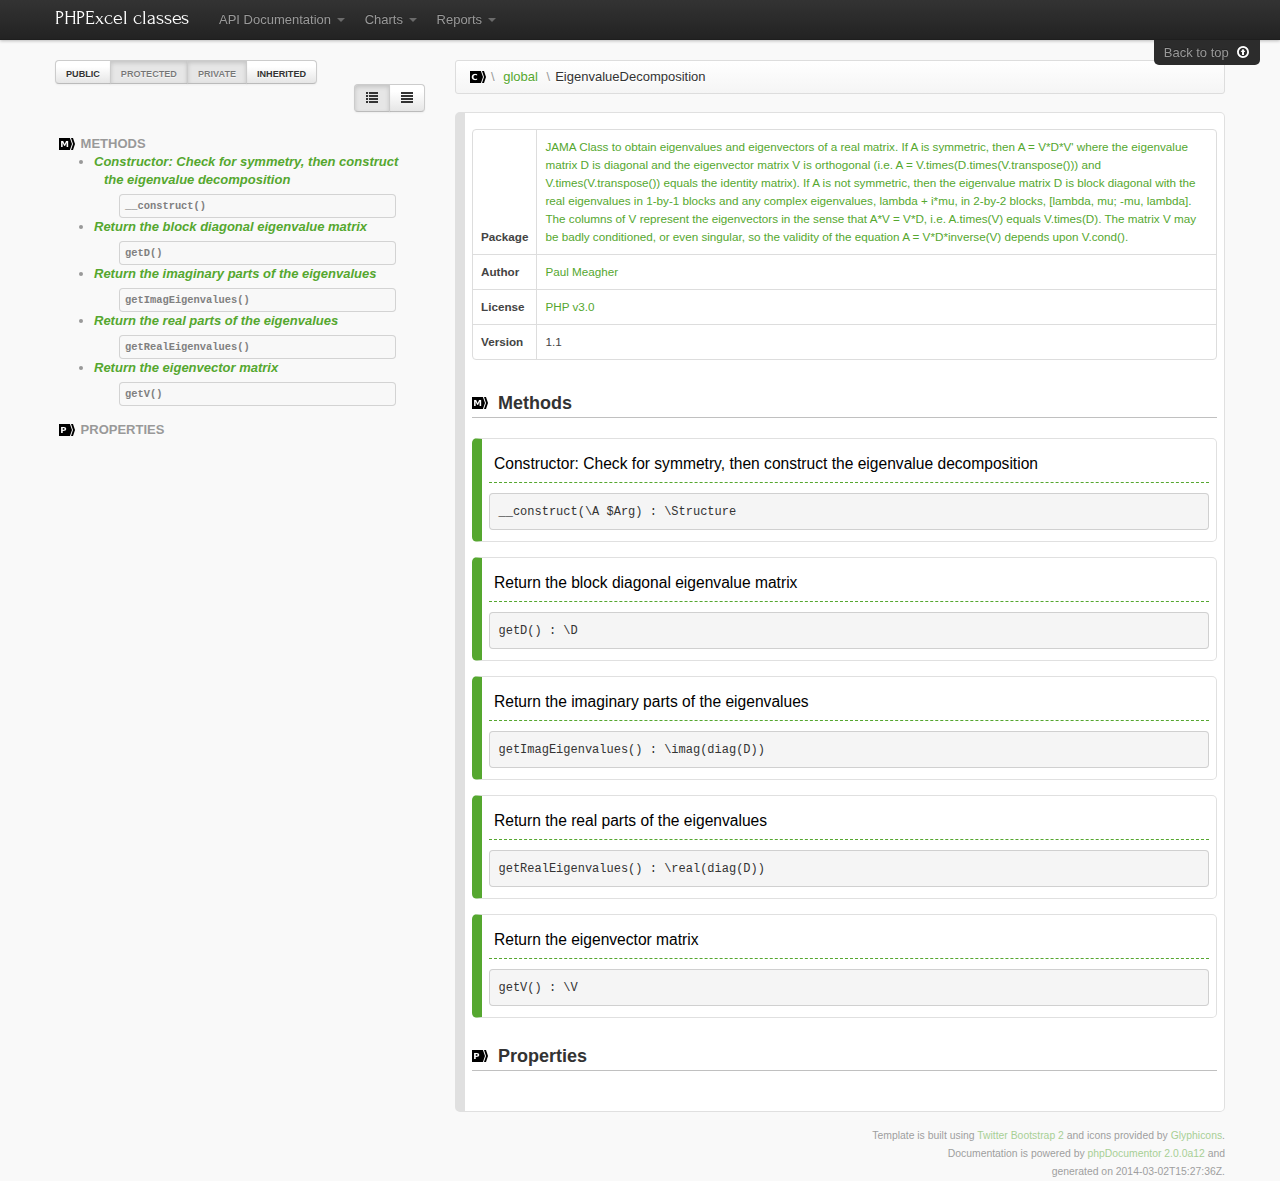
<file: PHPExcel_1.8.0_doc/Documentation/API/classes/EigenvalueDecomposition.html>
<!DOCTYPE html><html lang="en">
<head>
<meta http-equiv="Content-Type" content="text/html; charset=UTF-8">
<meta name="viewport" content="width=device-width; initial-scale=1.0; maximum-scale=1.0; user-scalable=0;">
<meta charset="utf-8">
<title>PHPExcel classes » \EigenvalueDecomposition</title>
<meta name="author" content="Mike van Riel">
<meta name="description" content="">
<link href="../css/template.css" rel="stylesheet" media="all">
<script src="../js/jquery-1.7.1.min.js" type="text/javascript"></script><script src="../js/jquery-ui-1.8.2.custom.min.js" type="text/javascript"></script><script src="../js/jquery.mousewheel.min.js" type="text/javascript"></script><script src="../js/bootstrap.js" type="text/javascript"></script><script src="../js/template.js" type="text/javascript"></script><script src="../js/prettify/prettify.min.js" type="text/javascript"></script><link rel="shortcut icon" href="../img/favicon.ico">
<link rel="apple-touch-icon" href="../img/apple-touch-icon.png">
<link rel="apple-touch-icon" sizes="72x72" href="../img/apple-touch-icon-72x72.png">
<link rel="apple-touch-icon" sizes="114x114" href="../img/apple-touch-icon-114x114.png">
</head>
<body>
<div class="navbar navbar-fixed-top">
<div class="navbar-inner"><div class="container">
<a class="btn btn-navbar" data-toggle="collapse" data-target=".nav-collapse"><span class="icon-bar"></span><span class="icon-bar"></span><span class="icon-bar"></span></a><a class="brand" href="../index.html">PHPExcel classes</a><div class="nav-collapse"><ul class="nav">
<li class="dropdown">
<a href="#api" class="dropdown-toggle" data-toggle="dropdown">
                                    API Documentation <b class="caret"></b></a><ul class="dropdown-menu">
<li><a>Packages</a></li>
<li><a href="../packages/Default.html"><i class="icon-folder-open"></i> Default</a></li>
<li><a href="../packages/JAMA.html"><i class="icon-folder-open"></i> JAMA</a></li>
<li><a href="../packages/JAMA%0D%0ACholesky%20decomposition%20class%0D%0AFor%20a%20symmetric,%20positive%20definite%20matrix%20A,%20the%20Cholesky%20decomposition%0D%0Ais%20an%20lower%20triangular%20matrix%20L%20so%20that%20A%20=%20L*L'.html"><i class="icon-folder-open"></i> JAMA
Cholesky decomposition class
For a symmetric, positive definite matrix A, the Cholesky decomposition
is an lower triangular matrix L so that A = L*L'</a></li>
<li><a href="../packages/JAMA%0D%0AClass%20to%20obtain%20eigenvalues%20and%20eigenvectors%20of%20a%20real%20matrix.html"><i class="icon-folder-open"></i> JAMA
Class to obtain eigenvalues and eigenvectors of a real matrix</a></li>
<li><a href="../packages/JAMA%0D%0AError%20handling.html"><i class="icon-folder-open"></i> JAMA
Error handling</a></li>
<li><a href="../packages/JAMA%0D%0AFor%20an%20m-by-n%20matrix%20A%20with%20m%20&gt;=%20n,%20the%20LU%20decomposition%20is%20an%20m-by-n%0D%0Aunit%20lower%20triangular%20matrix%20L,%20an%20n-by-n%20upper%20triangular%20matrix%20U,%0D%0Aand%20a%20permutation%20vector%20piv%20of%20length%20m%20so%20that%20A(piv,:)%20=%20L*U.html"><i class="icon-folder-open"></i> JAMA
For an m-by-n matrix A with m &gt;= n, the LU decomposition is an m-by-n
unit lower triangular matrix L, an n-by-n upper triangular matrix U,
and a permutation vector piv of length m so that A(piv,:) = L*U</a></li>
<li><a href="../packages/JAMA%0D%0AFor%20an%20m-by-n%20matrix%20A%20with%20m%20&gt;=%20n,%20the%20QR%20decomposition%20is%20an%20m-by-n%0D%0Aorthogonal%20matrix%20Q%20and%20an%20n-by-n%20upper%20triangular%20matrix%20R%20so%20that%0D%0AA%20=%20Q*R.html"><i class="icon-folder-open"></i> JAMA
For an m-by-n matrix A with m &gt;= n, the QR decomposition is an m-by-n
orthogonal matrix Q and an n-by-n upper triangular matrix R so that
A = Q*R</a></li>
<li><a href="../packages/JAMA%0D%0AFor%20an%20m-by-n%20matrix%20A%20with%20m%20&gt;=%20n,%20the%20singular%20value%20decomposition%20is%0D%0Aan%20m-by-n%20orthogonal%20matrix%20U,%20an%20n-by-n%20diagonal%20matrix%20S,%20and%0D%0Aan%20n-by-n%20orthogonal%20matrix%20V%20so%20that%20A%20=%20U*S*V'.html"><i class="icon-folder-open"></i> JAMA
For an m-by-n matrix A with m &gt;= n, the singular value decomposition is
an m-by-n orthogonal matrix U, an n-by-n diagonal matrix S, and
an n-by-n orthogonal matrix V so that A = U*S*V'</a></li>
<li><a href="../packages/JAMA%0D%0APythagorean%20Theorem:%0D%0Aa%20=%203%0D%0Ab%20=%204%0D%0Ar%20=%20sqrt(square(a)%20+%20square(b))%0D%0Ar%20=%205%0D%0Ar%20=%20sqrt(a%5E2%20+%20b%5E2)%20without%20under.overflow.html"><i class="icon-folder-open"></i> JAMA
Pythagorean Theorem:
a = 3
b = 4
r = sqrt(square(a) + square(b))
r = 5
r = sqrt(a^2 + b^2) without under/overflow</a></li>
<li><a href="../packages/PHPExcel.html"><i class="icon-folder-open"></i> PHPExcel</a></li>
</ul>
</li>
<li class="dropdown" id="charts-menu">
<a href="#charts" class="dropdown-toggle" data-toggle="dropdown">
                                    Charts <b class="caret"></b></a><ul class="dropdown-menu"><li><a href="../graph_class.html"><i class="icon-list-alt"></i> Class hierarchy diagram</a></li></ul>
</li>
<li class="dropdown" id="reports-menu">
<a href="#reports" class="dropdown-toggle" data-toggle="dropdown">
                                    Reports <b class="caret"></b></a><ul class="dropdown-menu">
<li><a href="../errors.html"><i class="icon-remove-sign"></i> Errors 
                <span class="label label-info">551</span></a></li>
<li><a href="../markers.html"><i class="icon-map-marker"></i> Markers 
                <ul>
<li>todo 
                <span class="label label-info">19</span>
</li>
<li>fixme 
                <span class="label label-info">10</span>
</li>
</ul></a></li>
<li><a href="../deprecated.html"><i class="icon-stop"></i> Deprecated elements 
                <span class="label label-info">12</span></a></li>
</ul>
</li>
</ul></div>
</div></div>
<div class="go_to_top"><a href="#___" style="color: inherit">Back to top  <i class="icon-upload icon-white"></i></a></div>
</div>
<div id="___" class="container">
<noscript><div class="alert alert-warning">
                            Javascript is disabled; several features are only available
                            if Javascript is enabled.
                        </div></noscript>
<div class="row">
<div class="span4">
<span class="btn-group visibility" data-toggle="buttons-checkbox"><button class="btn public active" title="Show public elements">Public</button><button class="btn protected" title="Show protected elements">Protected</button><button class="btn private" title="Show private elements">Private</button><button class="btn inherited active" title="Show inherited elements">Inherited</button></span><div class="btn-group view pull-right" data-toggle="buttons-radio">
<button class="btn details" title="Show descriptions and method names"><i class="icon-list"></i></button><button class="btn simple" title="Show only method names"><i class="icon-align-justify"></i></button>
</div>
<ul class="side-nav nav nav-list">
<li class="nav-header">
<i class="icon-custom icon-method"></i> Methods
                    <ul>
<li class="method public "><a href="#method___construct" title="__construct :: Constructor: Check for symmetry, then construct the eigenvalue decomposition"><span class="description">Constructor: Check for symmetry, then construct the eigenvalue decomposition</span><pre>__construct()</pre></a></li>
<li class="method public "><a href="#method_getD" title="getD :: Return the block diagonal eigenvalue matrix"><span class="description">Return the block diagonal eigenvalue matrix</span><pre>getD()</pre></a></li>
<li class="method public "><a href="#method_getImagEigenvalues" title="getImagEigenvalues :: Return the imaginary parts of the eigenvalues"><span class="description">Return the imaginary parts of the eigenvalues</span><pre>getImagEigenvalues()</pre></a></li>
<li class="method public "><a href="#method_getRealEigenvalues" title="getRealEigenvalues :: Return the real parts of the eigenvalues"><span class="description">Return the real parts of the eigenvalues</span><pre>getRealEigenvalues()</pre></a></li>
<li class="method public "><a href="#method_getV" title="getV :: Return the eigenvector matrix"><span class="description">Return the eigenvector matrix</span><pre>getV()</pre></a></li>
</ul>
</li>
<li class="nav-header private">» Private
                    <ul>
<li class="method private "><a href="#method_cdiv" title="cdiv :: Performs complex division."><span class="description">Performs complex division.</span><pre>cdiv()</pre></a></li>
<li class="method private "><a href="#method_hqr2" title="hqr2 :: Nonsymmetric reduction from Hessenberg to real Schur form."><span class="description">Nonsymmetric reduction from Hessenberg to real Schur form.</span><pre>hqr2()</pre></a></li>
<li class="method private "><a href="#method_orthes" title="orthes :: Nonsymmetric reduction to Hessenberg form."><span class="description">Nonsymmetric reduction to Hessenberg form.</span><pre>orthes()</pre></a></li>
<li class="method private "><a href="#method_tql2" title="tql2 :: Symmetric tridiagonal QL algorithm."><span class="description">Symmetric tridiagonal QL algorithm.</span><pre>tql2()</pre></a></li>
<li class="method private "><a href="#method_tred2" title="tred2 :: Symmetric Householder reduction to tridiagonal form."><span class="description">Symmetric Householder reduction to tridiagonal form.</span><pre>tred2()</pre></a></li>
</ul>
</li>
<li class="nav-header">
<i class="icon-custom icon-property"></i> Properties
                    <ul></ul>
</li>
<li class="nav-header private">» Private
                    <ul>
<li class="property private "><a href="#property_H" title="$H :: Array for internal storage of nonsymmetric Hessenberg form."><span class="description"></span><pre>$H</pre></a></li>
<li class="property private "><a href="#property_V" title="$V :: Array for internal storage of eigenvectors."><span class="description"></span><pre>$V</pre></a></li>
<li class="property private "><a href="#property_cdivi" title="$cdivi :: "><span class="description"></span><pre>$cdivi</pre></a></li>
<li class="property private "><a href="#property_cdivr" title="$cdivr :: Used for complex scalar division."><span class="description"></span><pre>$cdivr</pre></a></li>
<li class="property private "><a href="#property_d" title="$d :: Arrays for internal storage of eigenvalues."><span class="description"></span><pre>$d</pre></a></li>
<li class="property private "><a href="#property_e" title="$e :: "><span class="description"></span><pre>$e</pre></a></li>
<li class="property private "><a href="#property_issymmetric" title="$issymmetric :: Internal symmetry flag."><span class="description"></span><pre>$issymmetric</pre></a></li>
<li class="property private "><a href="#property_n" title="$n :: Row and column dimension (square matrix)."><span class="description"></span><pre>$n</pre></a></li>
<li class="property private "><a href="#property_ort" title="$ort :: Working storage for nonsymmetric algorithm."><span class="description"></span><pre>$ort</pre></a></li>
</ul>
</li>
</ul>
</div>
<div class="span8">
<a id="\EigenvalueDecomposition"></a><ul class="breadcrumb">
<li>
<a href="../index.html"><i class="icon-custom icon-class"></i></a><span class="divider">\</span>
</li>
<li><a href="../namespaces/global.html">global</a></li>
<li class="active">
<span class="divider">\</span><a href="../classes/EigenvalueDecomposition.html">EigenvalueDecomposition</a>
</li>
</ul>
<div class="element class">
<p class="short_description"></p>
<div class="details">
<div class="long_description"></div>
<table class="table table-bordered">
<tr>
<th>package</th>
<td><a href="../packages/JAMA%0D%0AClass%20to%20obtain%20eigenvalues%20and%20eigenvectors%20of%20a%20real%20matrix.%0D%0AIf%20A%20is%20symmetric,%20then%20A%20=%20V*D*V'%20where%20the%20eigenvalue%20matrix%20D%0D%0Ais%20diagonal%20and%20the%20eigenvector%20matrix%20V%20is%20orthogonal%20(i.e.%0D%0AA%20=%20V.times(D.times(V.transpose()))%20and%20V.times(V.transpose())%0D%0Aequals%20the%20identity%20matrix).%0D%0AIf%20A%20is%20not%20symmetric,%20then%20the%20eigenvalue%20matrix%20D%20is%20block%20diagonal%0D%0Awith%20the%20real%20eigenvalues%20in%201-by-1%20blocks%20and%20any%20complex%20eigenvalues,%0D%0Alambda%20+%20i*mu,%20in%202-by-2%20blocks,%20%5Blambda,%20mu;%20-mu,%20lambda%5D.%20%20The%0D%0Acolumns%20of%20V%20represent%20the%20eigenvectors%20in%20the%20sense%20that%20A*V%20=%20V*D,%0D%0Ai.e.%20A.times(V)%20equals%20V.times(D).%20%20The%20matrix%20V%20may%20be%20badly%0D%0Aconditioned,%20or%20even%20singular,%20so%20the%20validity%20of%20the%20equation%0D%0AA%20=%20V*D*inverse(V)%20depends%20upon%20V.cond()..html">JAMA
Class to obtain eigenvalues and eigenvectors of a real matrix.
If A is symmetric, then A = V*D*V' where the eigenvalue matrix D
is diagonal and the eigenvector matrix V is orthogonal (i.e.
A = V.times(D.times(V.transpose())) and V.times(V.transpose())
equals the identity matrix).
If A is not symmetric, then the eigenvalue matrix D is block diagonal
with the real eigenvalues in 1-by-1 blocks and any complex eigenvalues,
lambda + i*mu, in 2-by-2 blocks, [lambda, mu; -mu, lambda].  The
columns of V represent the eigenvectors in the sense that A*V = V*D,
i.e. A.times(V) equals V.times(D).  The matrix V may be badly
conditioned, or even singular, so the validity of the equation
A = V*D*inverse(V) depends upon V.cond().</a></td>
</tr>
<tr>
<th>author</th>
<td><a href="">Paul Meagher</a></td>
</tr>
<tr>
<th>license</th>
<td><a href="">PHP v3.0</a></td>
</tr>
<tr>
<th>version</th>
<td>1.1</td>
</tr>
</table>
<h3>
<i class="icon-custom icon-method"></i> Methods</h3>
<a id="method___construct"></a><div class="element clickable method public method___construct" data-toggle="collapse" data-target=".method___construct .collapse">
<h2>Constructor: Check for symmetry, then construct the eigenvalue decomposition</h2>
<pre>__construct(\A $Arg) : \Structure</pre>
<div class="labels"></div>
<div class="row collapse"><div class="detail-description">
<div class="long_description"></div>
<table class="table table-bordered"><tr>
<th>access</th>
<td>public</td>
</tr></table>
<h3>Parameters</h3>
<div class="subelement argument">
<h4>$Arg</h4>
<code>\A</code><p>Square matrix</p></div>
<h3>Returns</h3>
<div class="subelement response">
<code>\Structure</code>to access D and V.</div>
</div></div>
</div>
<a id="method_getD"></a><div class="element clickable method public method_getD" data-toggle="collapse" data-target=".method_getD .collapse">
<h2>Return the block diagonal eigenvalue matrix</h2>
<pre>getD() : \D</pre>
<div class="labels"></div>
<div class="row collapse"><div class="detail-description">
<div class="long_description"></div>
<table class="table table-bordered"><tr>
<th>access</th>
<td>public</td>
</tr></table>
<h3>Returns</h3>
<div class="subelement response"><code>\D</code></div>
</div></div>
</div>
<a id="method_getImagEigenvalues"></a><div class="element clickable method public method_getImagEigenvalues" data-toggle="collapse" data-target=".method_getImagEigenvalues .collapse">
<h2>Return the imaginary parts of the eigenvalues</h2>
<pre>getImagEigenvalues() : \imag(diag(D))</pre>
<div class="labels"></div>
<div class="row collapse"><div class="detail-description">
<div class="long_description"></div>
<table class="table table-bordered"><tr>
<th>access</th>
<td>public</td>
</tr></table>
<h3>Returns</h3>
<div class="subelement response"><code>\imag(diag(D))</code></div>
</div></div>
</div>
<a id="method_getRealEigenvalues"></a><div class="element clickable method public method_getRealEigenvalues" data-toggle="collapse" data-target=".method_getRealEigenvalues .collapse">
<h2>Return the real parts of the eigenvalues</h2>
<pre>getRealEigenvalues() : \real(diag(D))</pre>
<div class="labels"></div>
<div class="row collapse"><div class="detail-description">
<div class="long_description"></div>
<table class="table table-bordered"><tr>
<th>access</th>
<td>public</td>
</tr></table>
<h3>Returns</h3>
<div class="subelement response"><code>\real(diag(D))</code></div>
</div></div>
</div>
<a id="method_getV"></a><div class="element clickable method public method_getV" data-toggle="collapse" data-target=".method_getV .collapse">
<h2>Return the eigenvector matrix</h2>
<pre>getV() : \V</pre>
<div class="labels"></div>
<div class="row collapse"><div class="detail-description">
<div class="long_description"></div>
<table class="table table-bordered"><tr>
<th>access</th>
<td>public</td>
</tr></table>
<h3>Returns</h3>
<div class="subelement response"><code>\V</code></div>
</div></div>
</div>
<a id="method_cdiv"></a><div class="element clickable method private method_cdiv" data-toggle="collapse" data-target=".method_cdiv .collapse">
<h2>Performs complex division.</h2>
<pre>cdiv($xr, $xi, $yr, $yi) </pre>
<div class="labels"></div>
<div class="row collapse"><div class="detail-description">
<div class="long_description"></div>
<table class="table table-bordered"><tr>
<th>access</th>
<td>private</td>
</tr></table>
<h3>Parameters</h3>
<div class="subelement argument"><h4>$xr</h4></div>
<div class="subelement argument"><h4>$xi</h4></div>
<div class="subelement argument"><h4>$yr</h4></div>
<div class="subelement argument"><h4>$yi</h4></div>
</div></div>
</div>
<a id="method_hqr2"></a><div class="element clickable method private method_hqr2" data-toggle="collapse" data-target=".method_hqr2 .collapse">
<h2>Nonsymmetric reduction from Hessenberg to real Schur form.</h2>
<pre>hqr2() </pre>
<div class="labels"></div>
<div class="row collapse"><div class="detail-description">
<div class="long_description"><p>Code is derived from the Algol procedure hqr2,
by Martin and Wilkinson, Handbook for Auto. Comp.,
Vol.ii-Linear Algebra, and the corresponding
Fortran subroutine in EISPACK.</p></div>
<table class="table table-bordered"><tr>
<th>access</th>
<td>private</td>
</tr></table>
</div></div>
</div>
<a id="method_orthes"></a><div class="element clickable method private method_orthes" data-toggle="collapse" data-target=".method_orthes .collapse">
<h2>Nonsymmetric reduction to Hessenberg form.</h2>
<pre>orthes() </pre>
<div class="labels"></div>
<div class="row collapse"><div class="detail-description">
<div class="long_description"><p>This is derived from the Algol procedures orthes and ortran,
by Martin and Wilkinson, Handbook for Auto. Comp.,
Vol.ii-Linear Algebra, and the corresponding
Fortran subroutines in EISPACK.</p></div>
<table class="table table-bordered"><tr>
<th>access</th>
<td>private</td>
</tr></table>
</div></div>
</div>
<a id="method_tql2"></a><div class="element clickable method private method_tql2" data-toggle="collapse" data-target=".method_tql2 .collapse">
<h2>Symmetric tridiagonal QL algorithm.</h2>
<pre>tql2() </pre>
<div class="labels"></div>
<div class="row collapse"><div class="detail-description">
<div class="long_description"><p>This is derived from the Algol procedures tql2, by
Bowdler, Martin, Reinsch, and Wilkinson, Handbook for
Auto. Comp., Vol.ii-Linear Algebra, and the corresponding
Fortran subroutine in EISPACK.</p></div>
<table class="table table-bordered"><tr>
<th>access</th>
<td>private</td>
</tr></table>
</div></div>
</div>
<a id="method_tred2"></a><div class="element clickable method private method_tred2" data-toggle="collapse" data-target=".method_tred2 .collapse">
<h2>Symmetric Householder reduction to tridiagonal form.</h2>
<pre>tred2() </pre>
<div class="labels"></div>
<div class="row collapse"><div class="detail-description">
<div class="long_description"></div>
<table class="table table-bordered"><tr>
<th>access</th>
<td>private</td>
</tr></table>
</div></div>
</div>
<h3>
<i class="icon-custom icon-property"></i> Properties</h3>
<a id="property_H"> </a><div class="element clickable property private property_H" data-toggle="collapse" data-target=".property_H .collapse">
<h2></h2>
<pre>$H : array</pre>
<div class="labels"></div>
<div class="row collapse"><div class="detail-description"><div class="long_description"></div></div></div>
</div>
<a id="property_V"> </a><div class="element clickable property private property_V" data-toggle="collapse" data-target=".property_V .collapse">
<h2></h2>
<pre>$V : array</pre>
<div class="labels"></div>
<div class="row collapse"><div class="detail-description"><div class="long_description"></div></div></div>
</div>
<a id="property_cdivi"> </a><div class="element clickable property private property_cdivi" data-toggle="collapse" data-target=".property_cdivi .collapse">
<h2></h2>
<pre>$cdivi </pre>
<div class="labels"></div>
<div class="row collapse"><div class="detail-description"><div class="long_description"></div></div></div>
</div>
<a id="property_cdivr"> </a><div class="element clickable property private property_cdivr" data-toggle="collapse" data-target=".property_cdivr .collapse">
<h2></h2>
<pre>$cdivr : float</pre>
<div class="labels"></div>
<div class="row collapse"><div class="detail-description"><div class="long_description"></div></div></div>
</div>
<a id="property_d"> </a><div class="element clickable property private property_d" data-toggle="collapse" data-target=".property_d .collapse">
<h2></h2>
<pre>$d : array</pre>
<div class="labels"></div>
<div class="row collapse"><div class="detail-description"><div class="long_description"></div></div></div>
</div>
<a id="property_e"> </a><div class="element clickable property private property_e" data-toggle="collapse" data-target=".property_e .collapse">
<h2></h2>
<pre>$e </pre>
<div class="labels"></div>
<div class="row collapse"><div class="detail-description"><div class="long_description"></div></div></div>
</div>
<a id="property_issymmetric"> </a><div class="element clickable property private property_issymmetric" data-toggle="collapse" data-target=".property_issymmetric .collapse">
<h2></h2>
<pre>$issymmetric : int</pre>
<div class="labels"></div>
<div class="row collapse"><div class="detail-description"><div class="long_description"></div></div></div>
</div>
<a id="property_n"> </a><div class="element clickable property private property_n" data-toggle="collapse" data-target=".property_n .collapse">
<h2></h2>
<pre>$n : int</pre>
<div class="labels"></div>
<div class="row collapse"><div class="detail-description"><div class="long_description"></div></div></div>
</div>
<a id="property_ort"> </a><div class="element clickable property private property_ort" data-toggle="collapse" data-target=".property_ort .collapse">
<h2></h2>
<pre>$ort : array</pre>
<div class="labels"></div>
<div class="row collapse"><div class="detail-description"><div class="long_description"></div></div></div>
</div>
</div>
</div>
</div>
</div>
<div class="row"><footer class="span12">
            Template is built using <a href="http://twitter.github.com/bootstrap/">Twitter Bootstrap 2</a> and icons provided by <a href="http://glyphicons.com/">Glyphicons</a>.<br>
            Documentation is powered by <a href="http://www.phpdoc.org/">phpDocumentor 2.0.0a12</a> and<br>
            generated on 2014-03-02T15:27:36Z.<br></footer></div>
</div>
</body>
</html>
</file>
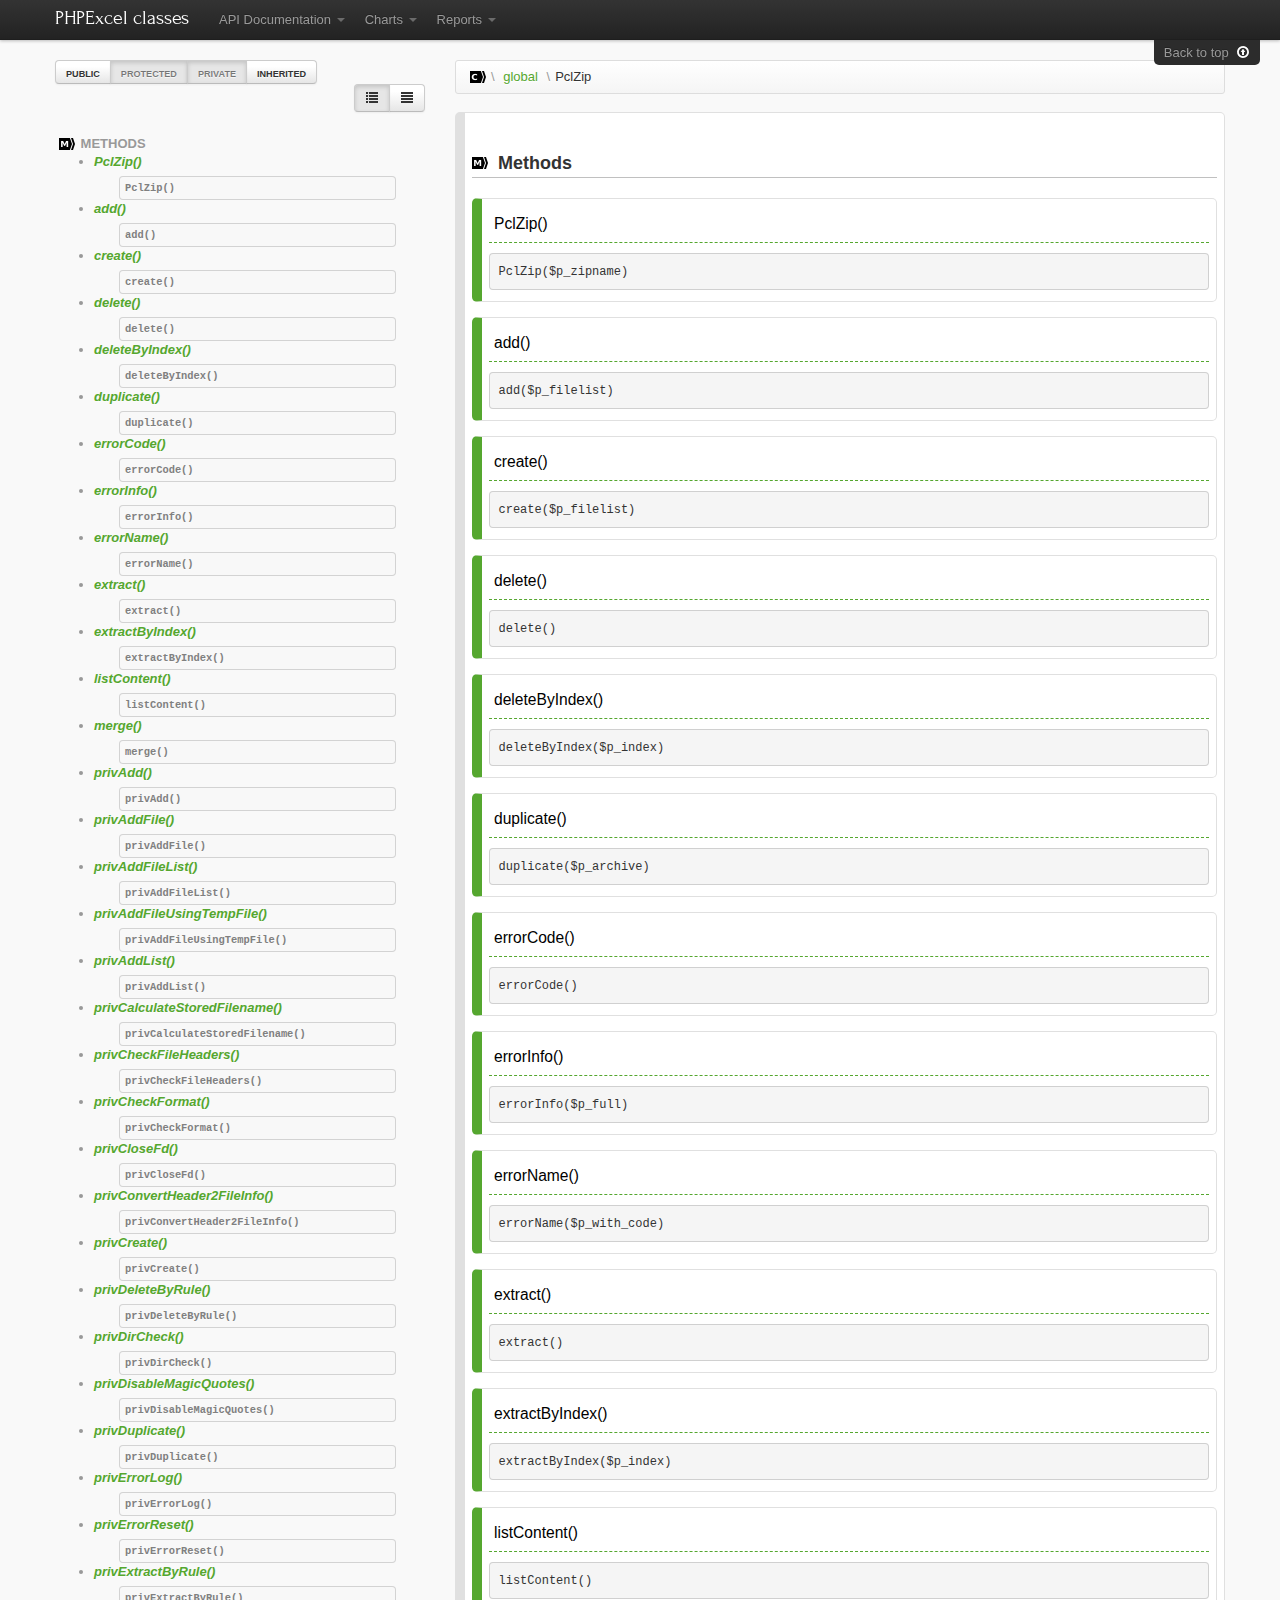
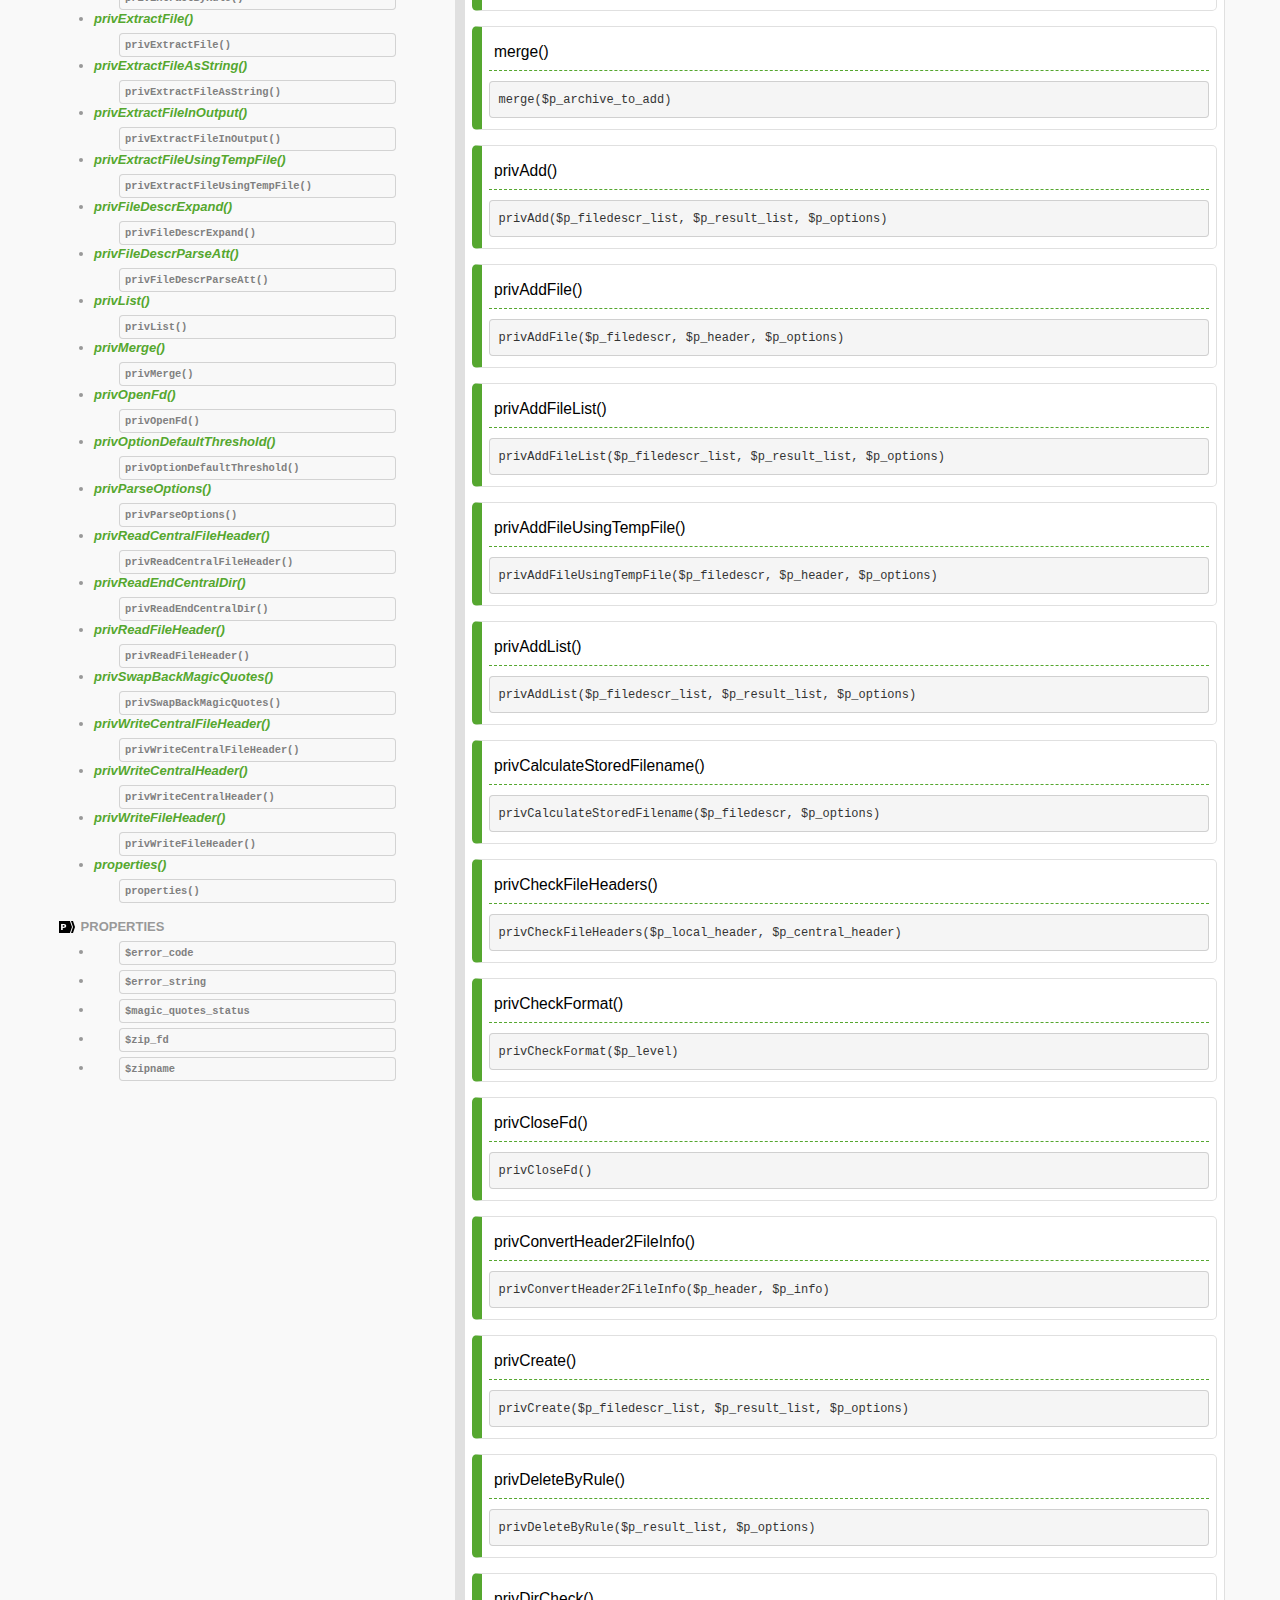
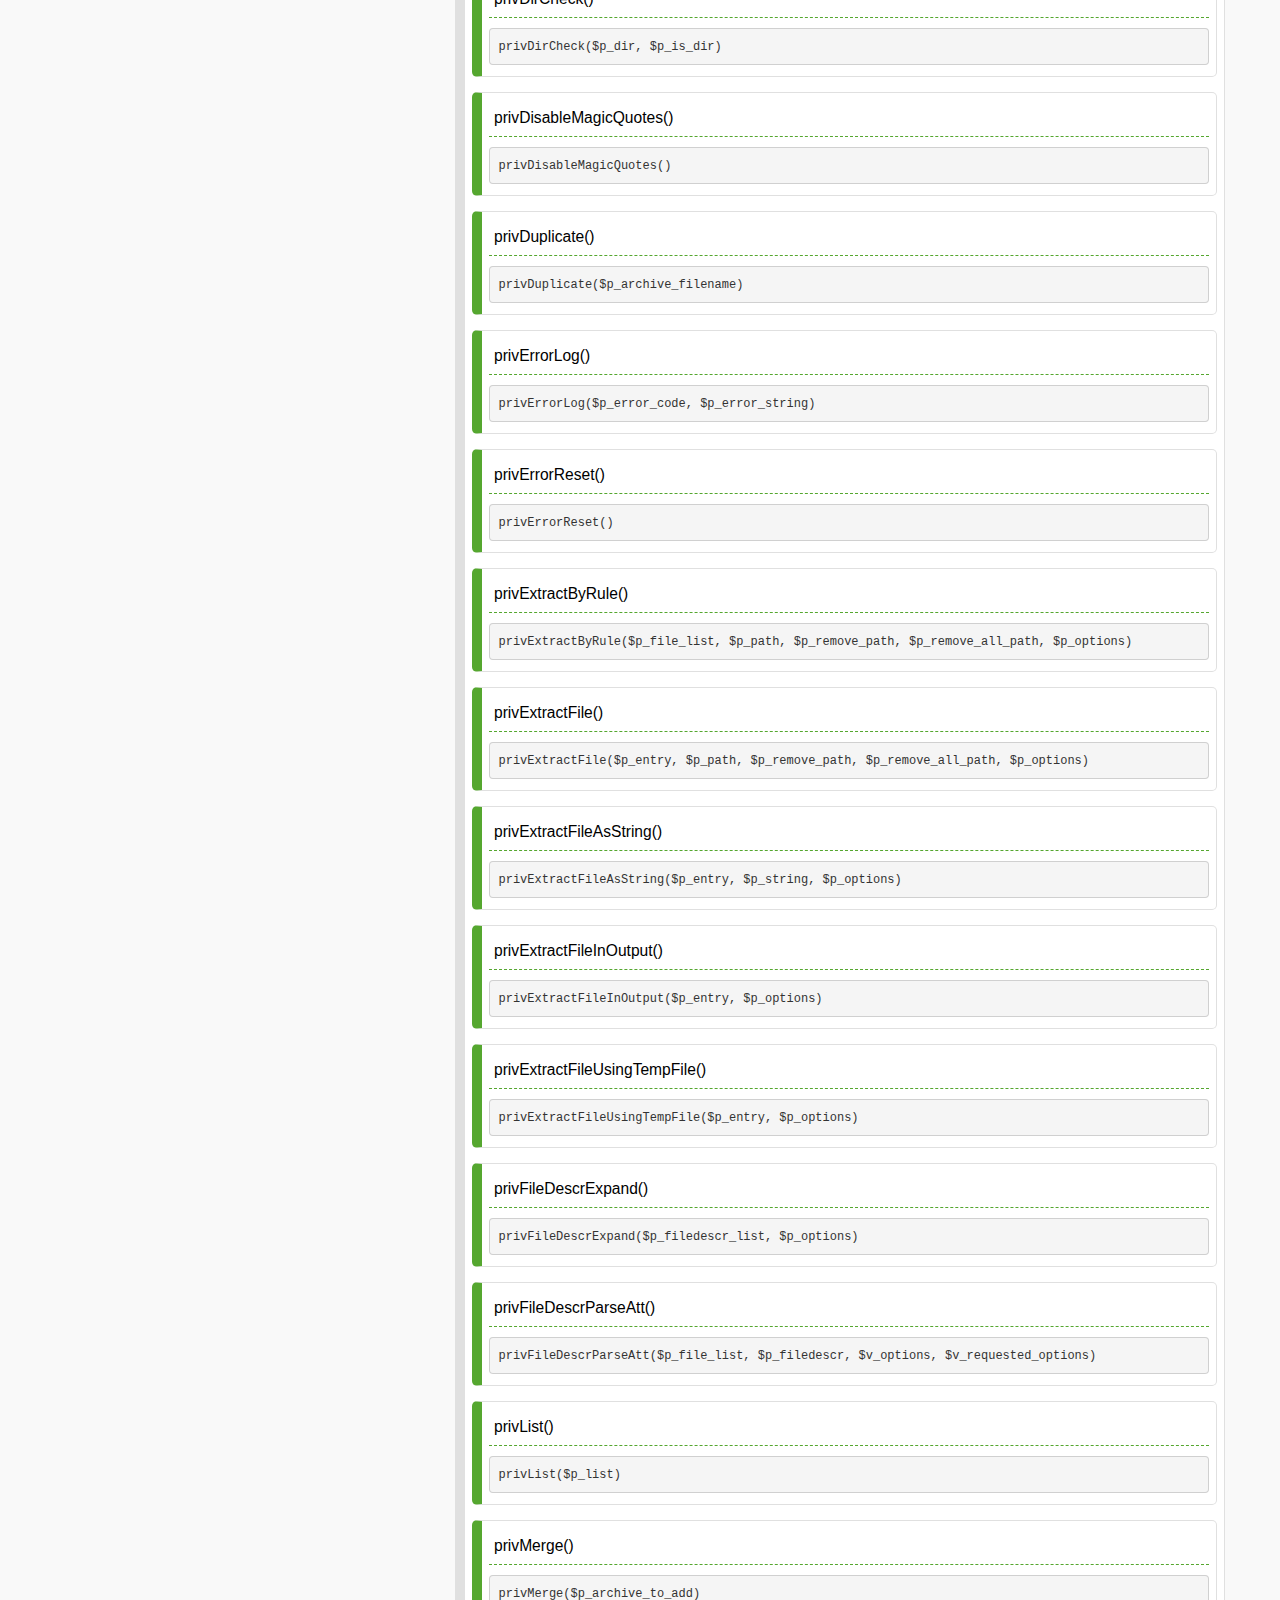
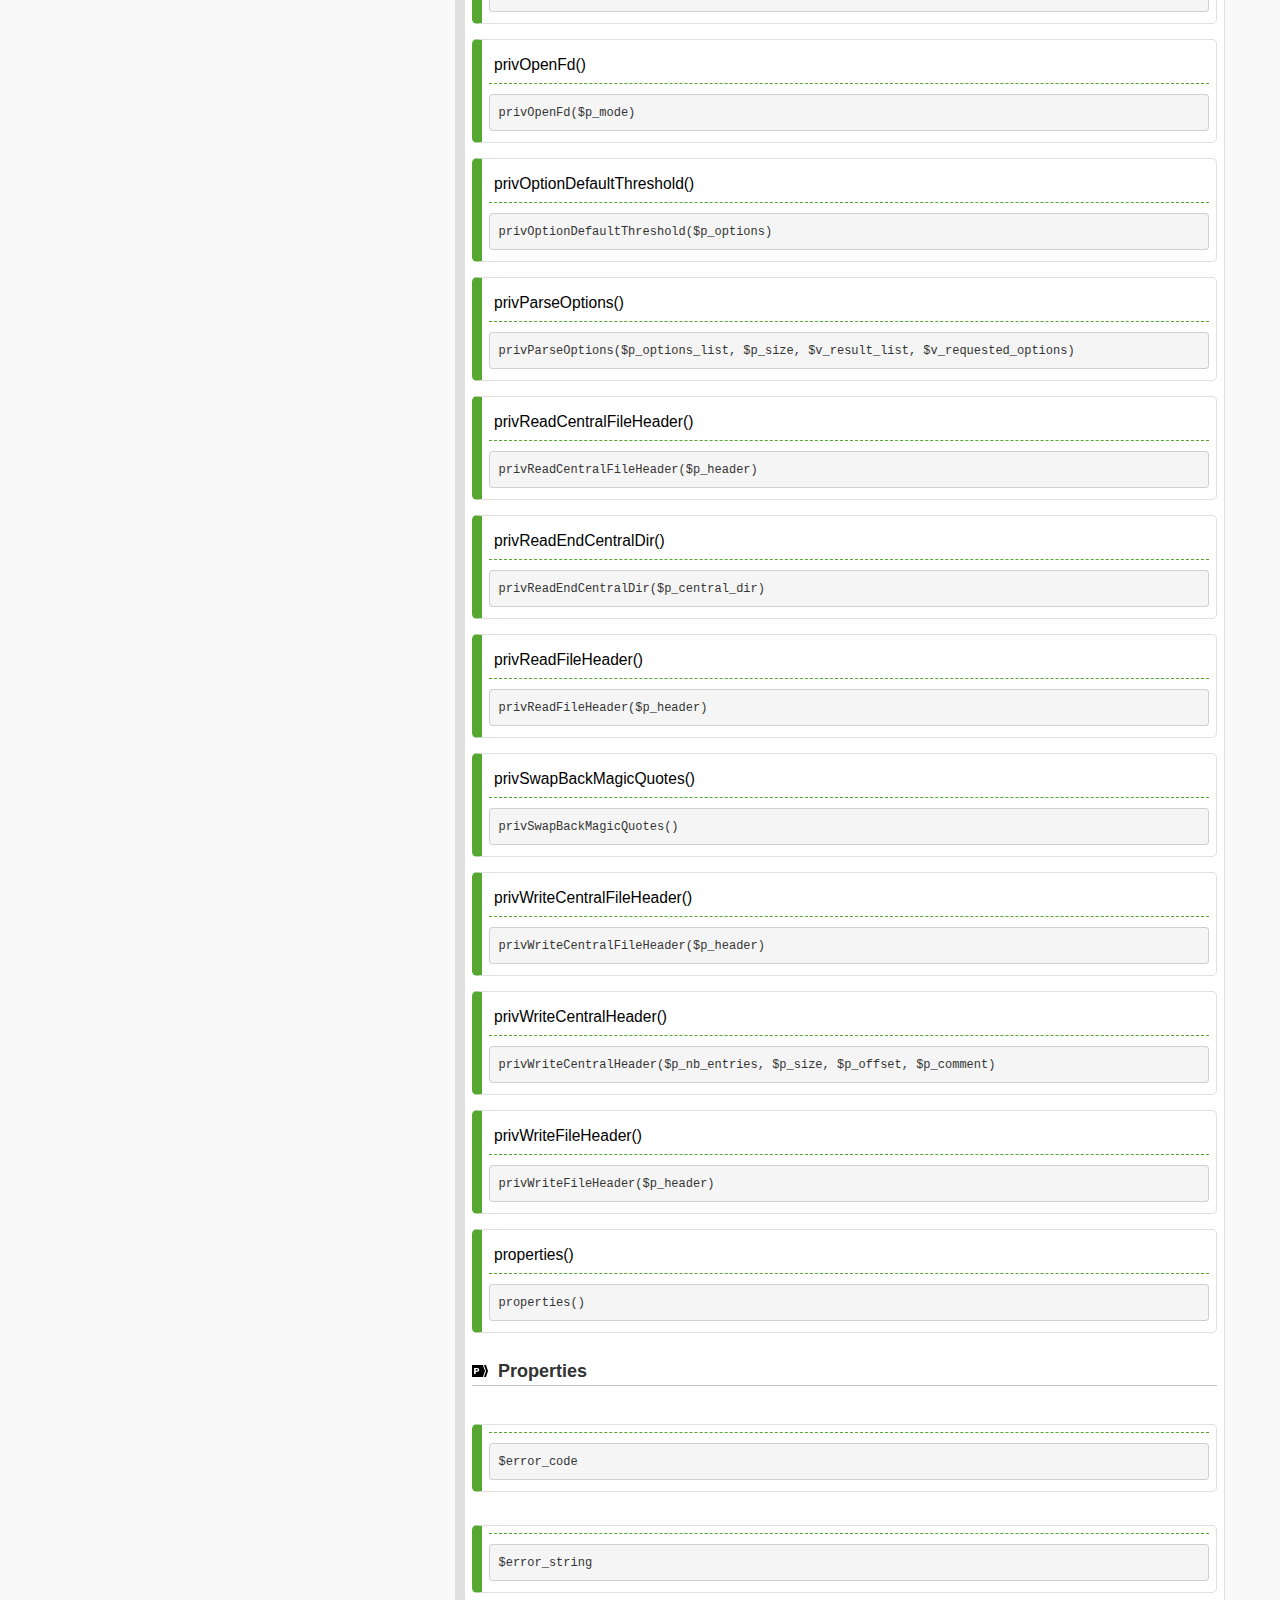
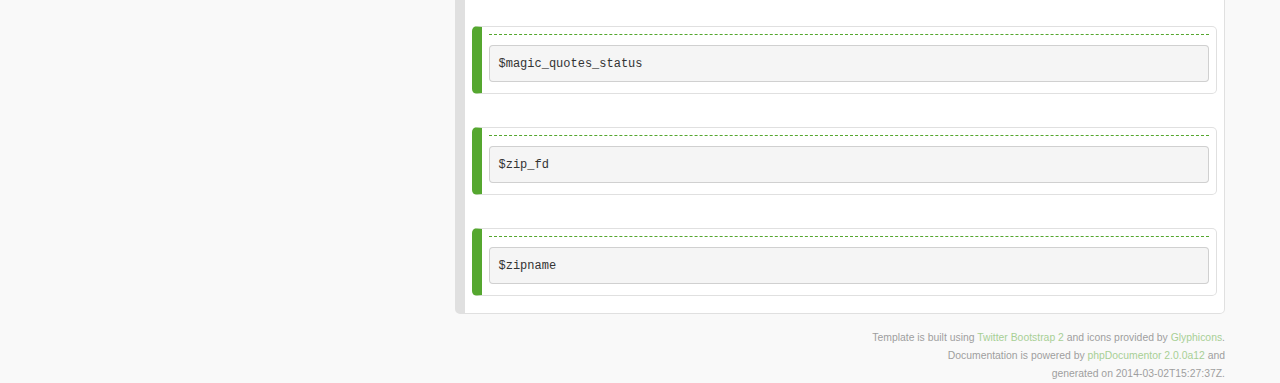
<file: PHPExcel_1.8.0_doc/Documentation/API/classes/PclZip.html>
<!DOCTYPE html><html lang="en">
<head>
<meta http-equiv="Content-Type" content="text/html; charset=UTF-8">
<meta name="viewport" content="width=device-width; initial-scale=1.0; maximum-scale=1.0; user-scalable=0;">
<meta charset="utf-8">
<title>PHPExcel classes » \PclZip</title>
<meta name="author" content="Mike van Riel">
<meta name="description" content="">
<link href="../css/template.css" rel="stylesheet" media="all">
<script src="../js/jquery-1.7.1.min.js" type="text/javascript"></script><script src="../js/jquery-ui-1.8.2.custom.min.js" type="text/javascript"></script><script src="../js/jquery.mousewheel.min.js" type="text/javascript"></script><script src="../js/bootstrap.js" type="text/javascript"></script><script src="../js/template.js" type="text/javascript"></script><script src="../js/prettify/prettify.min.js" type="text/javascript"></script><link rel="shortcut icon" href="../img/favicon.ico">
<link rel="apple-touch-icon" href="../img/apple-touch-icon.png">
<link rel="apple-touch-icon" sizes="72x72" href="../img/apple-touch-icon-72x72.png">
<link rel="apple-touch-icon" sizes="114x114" href="../img/apple-touch-icon-114x114.png">
</head>
<body>
<div class="navbar navbar-fixed-top">
<div class="navbar-inner"><div class="container">
<a class="btn btn-navbar" data-toggle="collapse" data-target=".nav-collapse"><span class="icon-bar"></span><span class="icon-bar"></span><span class="icon-bar"></span></a><a class="brand" href="../index.html">PHPExcel classes</a><div class="nav-collapse"><ul class="nav">
<li class="dropdown">
<a href="#api" class="dropdown-toggle" data-toggle="dropdown">
                                    API Documentation <b class="caret"></b></a><ul class="dropdown-menu">
<li><a>Packages</a></li>
<li><a href="../packages/Default.html"><i class="icon-folder-open"></i> Default</a></li>
<li><a href="../packages/JAMA.html"><i class="icon-folder-open"></i> JAMA</a></li>
<li><a href="../packages/JAMA%0D%0ACholesky%20decomposition%20class%0D%0AFor%20a%20symmetric,%20positive%20definite%20matrix%20A,%20the%20Cholesky%20decomposition%0D%0Ais%20an%20lower%20triangular%20matrix%20L%20so%20that%20A%20=%20L*L'.html"><i class="icon-folder-open"></i> JAMA
Cholesky decomposition class
For a symmetric, positive definite matrix A, the Cholesky decomposition
is an lower triangular matrix L so that A = L*L'</a></li>
<li><a href="../packages/JAMA%0D%0AClass%20to%20obtain%20eigenvalues%20and%20eigenvectors%20of%20a%20real%20matrix.html"><i class="icon-folder-open"></i> JAMA
Class to obtain eigenvalues and eigenvectors of a real matrix</a></li>
<li><a href="../packages/JAMA%0D%0AError%20handling.html"><i class="icon-folder-open"></i> JAMA
Error handling</a></li>
<li><a href="../packages/JAMA%0D%0AFor%20an%20m-by-n%20matrix%20A%20with%20m%20&gt;=%20n,%20the%20LU%20decomposition%20is%20an%20m-by-n%0D%0Aunit%20lower%20triangular%20matrix%20L,%20an%20n-by-n%20upper%20triangular%20matrix%20U,%0D%0Aand%20a%20permutation%20vector%20piv%20of%20length%20m%20so%20that%20A(piv,:)%20=%20L*U.html"><i class="icon-folder-open"></i> JAMA
For an m-by-n matrix A with m &gt;= n, the LU decomposition is an m-by-n
unit lower triangular matrix L, an n-by-n upper triangular matrix U,
and a permutation vector piv of length m so that A(piv,:) = L*U</a></li>
<li><a href="../packages/JAMA%0D%0AFor%20an%20m-by-n%20matrix%20A%20with%20m%20&gt;=%20n,%20the%20QR%20decomposition%20is%20an%20m-by-n%0D%0Aorthogonal%20matrix%20Q%20and%20an%20n-by-n%20upper%20triangular%20matrix%20R%20so%20that%0D%0AA%20=%20Q*R.html"><i class="icon-folder-open"></i> JAMA
For an m-by-n matrix A with m &gt;= n, the QR decomposition is an m-by-n
orthogonal matrix Q and an n-by-n upper triangular matrix R so that
A = Q*R</a></li>
<li><a href="../packages/JAMA%0D%0AFor%20an%20m-by-n%20matrix%20A%20with%20m%20&gt;=%20n,%20the%20singular%20value%20decomposition%20is%0D%0Aan%20m-by-n%20orthogonal%20matrix%20U,%20an%20n-by-n%20diagonal%20matrix%20S,%20and%0D%0Aan%20n-by-n%20orthogonal%20matrix%20V%20so%20that%20A%20=%20U*S*V'.html"><i class="icon-folder-open"></i> JAMA
For an m-by-n matrix A with m &gt;= n, the singular value decomposition is
an m-by-n orthogonal matrix U, an n-by-n diagonal matrix S, and
an n-by-n orthogonal matrix V so that A = U*S*V'</a></li>
<li><a href="../packages/JAMA%0D%0APythagorean%20Theorem:%0D%0Aa%20=%203%0D%0Ab%20=%204%0D%0Ar%20=%20sqrt(square(a)%20+%20square(b))%0D%0Ar%20=%205%0D%0Ar%20=%20sqrt(a%5E2%20+%20b%5E2)%20without%20under.overflow.html"><i class="icon-folder-open"></i> JAMA
Pythagorean Theorem:
a = 3
b = 4
r = sqrt(square(a) + square(b))
r = 5
r = sqrt(a^2 + b^2) without under/overflow</a></li>
<li><a href="../packages/PHPExcel.html"><i class="icon-folder-open"></i> PHPExcel</a></li>
</ul>
</li>
<li class="dropdown" id="charts-menu">
<a href="#charts" class="dropdown-toggle" data-toggle="dropdown">
                                    Charts <b class="caret"></b></a><ul class="dropdown-menu"><li><a href="../graph_class.html"><i class="icon-list-alt"></i> Class hierarchy diagram</a></li></ul>
</li>
<li class="dropdown" id="reports-menu">
<a href="#reports" class="dropdown-toggle" data-toggle="dropdown">
                                    Reports <b class="caret"></b></a><ul class="dropdown-menu">
<li><a href="../errors.html"><i class="icon-remove-sign"></i> Errors 
                <span class="label label-info">551</span></a></li>
<li><a href="../markers.html"><i class="icon-map-marker"></i> Markers 
                <ul>
<li>todo 
                <span class="label label-info">19</span>
</li>
<li>fixme 
                <span class="label label-info">10</span>
</li>
</ul></a></li>
<li><a href="../deprecated.html"><i class="icon-stop"></i> Deprecated elements 
                <span class="label label-info">12</span></a></li>
</ul>
</li>
</ul></div>
</div></div>
<div class="go_to_top"><a href="#___" style="color: inherit">Back to top  <i class="icon-upload icon-white"></i></a></div>
</div>
<div id="___" class="container">
<noscript><div class="alert alert-warning">
                            Javascript is disabled; several features are only available
                            if Javascript is enabled.
                        </div></noscript>
<div class="row">
<div class="span4">
<span class="btn-group visibility" data-toggle="buttons-checkbox"><button class="btn public active" title="Show public elements">Public</button><button class="btn protected" title="Show protected elements">Protected</button><button class="btn private" title="Show private elements">Private</button><button class="btn inherited active" title="Show inherited elements">Inherited</button></span><div class="btn-group view pull-right" data-toggle="buttons-radio">
<button class="btn details" title="Show descriptions and method names"><i class="icon-list"></i></button><button class="btn simple" title="Show only method names"><i class="icon-align-justify"></i></button>
</div>
<ul class="side-nav nav nav-list">
<li class="nav-header">
<i class="icon-custom icon-method"></i> Methods
                    <ul>
<li class="method public "><a href="#method_PclZip" title="PclZip :: "><span class="description">PclZip()
        </span><pre>PclZip()</pre></a></li>
<li class="method public "><a href="#method_add" title="add :: "><span class="description">add()
        </span><pre>add()</pre></a></li>
<li class="method public "><a href="#method_create" title="create :: "><span class="description">create()
        </span><pre>create()</pre></a></li>
<li class="method public "><a href="#method_delete" title="delete :: "><span class="description">delete()
        </span><pre>delete()</pre></a></li>
<li class="method public "><a href="#method_deleteByIndex" title="deleteByIndex :: "><span class="description">deleteByIndex()
        </span><pre>deleteByIndex()</pre></a></li>
<li class="method public "><a href="#method_duplicate" title="duplicate :: "><span class="description">duplicate()
        </span><pre>duplicate()</pre></a></li>
<li class="method public "><a href="#method_errorCode" title="errorCode :: "><span class="description">errorCode()
        </span><pre>errorCode()</pre></a></li>
<li class="method public "><a href="#method_errorInfo" title="errorInfo :: "><span class="description">errorInfo()
        </span><pre>errorInfo()</pre></a></li>
<li class="method public "><a href="#method_errorName" title="errorName :: "><span class="description">errorName()
        </span><pre>errorName()</pre></a></li>
<li class="method public "><a href="#method_extract" title="extract :: "><span class="description">extract()
        </span><pre>extract()</pre></a></li>
<li class="method public "><a href="#method_extractByIndex" title="extractByIndex :: "><span class="description">extractByIndex()
        </span><pre>extractByIndex()</pre></a></li>
<li class="method public "><a href="#method_listContent" title="listContent :: "><span class="description">listContent()
        </span><pre>listContent()</pre></a></li>
<li class="method public "><a href="#method_merge" title="merge :: "><span class="description">merge()
        </span><pre>merge()</pre></a></li>
<li class="method public "><a href="#method_privAdd" title="privAdd :: "><span class="description">privAdd()
        </span><pre>privAdd()</pre></a></li>
<li class="method public "><a href="#method_privAddFile" title="privAddFile :: "><span class="description">privAddFile()
        </span><pre>privAddFile()</pre></a></li>
<li class="method public "><a href="#method_privAddFileList" title="privAddFileList :: "><span class="description">privAddFileList()
        </span><pre>privAddFileList()</pre></a></li>
<li class="method public "><a href="#method_privAddFileUsingTempFile" title="privAddFileUsingTempFile :: "><span class="description">privAddFileUsingTempFile()
        </span><pre>privAddFileUsingTempFile()</pre></a></li>
<li class="method public "><a href="#method_privAddList" title="privAddList :: "><span class="description">privAddList()
        </span><pre>privAddList()</pre></a></li>
<li class="method public "><a href="#method_privCalculateStoredFilename" title="privCalculateStoredFilename :: "><span class="description">privCalculateStoredFilename()
        </span><pre>privCalculateStoredFilename()</pre></a></li>
<li class="method public "><a href="#method_privCheckFileHeaders" title="privCheckFileHeaders :: "><span class="description">privCheckFileHeaders()
        </span><pre>privCheckFileHeaders()</pre></a></li>
<li class="method public "><a href="#method_privCheckFormat" title="privCheckFormat :: "><span class="description">privCheckFormat()
        </span><pre>privCheckFormat()</pre></a></li>
<li class="method public "><a href="#method_privCloseFd" title="privCloseFd :: "><span class="description">privCloseFd()
        </span><pre>privCloseFd()</pre></a></li>
<li class="method public "><a href="#method_privConvertHeader2FileInfo" title="privConvertHeader2FileInfo :: "><span class="description">privConvertHeader2FileInfo()
        </span><pre>privConvertHeader2FileInfo()</pre></a></li>
<li class="method public "><a href="#method_privCreate" title="privCreate :: "><span class="description">privCreate()
        </span><pre>privCreate()</pre></a></li>
<li class="method public "><a href="#method_privDeleteByRule" title="privDeleteByRule :: "><span class="description">privDeleteByRule()
        </span><pre>privDeleteByRule()</pre></a></li>
<li class="method public "><a href="#method_privDirCheck" title="privDirCheck :: "><span class="description">privDirCheck()
        </span><pre>privDirCheck()</pre></a></li>
<li class="method public "><a href="#method_privDisableMagicQuotes" title="privDisableMagicQuotes :: "><span class="description">privDisableMagicQuotes()
        </span><pre>privDisableMagicQuotes()</pre></a></li>
<li class="method public "><a href="#method_privDuplicate" title="privDuplicate :: "><span class="description">privDuplicate()
        </span><pre>privDuplicate()</pre></a></li>
<li class="method public "><a href="#method_privErrorLog" title="privErrorLog :: "><span class="description">privErrorLog()
        </span><pre>privErrorLog()</pre></a></li>
<li class="method public "><a href="#method_privErrorReset" title="privErrorReset :: "><span class="description">privErrorReset()
        </span><pre>privErrorReset()</pre></a></li>
<li class="method public "><a href="#method_privExtractByRule" title="privExtractByRule :: "><span class="description">privExtractByRule()
        </span><pre>privExtractByRule()</pre></a></li>
<li class="method public "><a href="#method_privExtractFile" title="privExtractFile :: "><span class="description">privExtractFile()
        </span><pre>privExtractFile()</pre></a></li>
<li class="method public "><a href="#method_privExtractFileAsString" title="privExtractFileAsString :: "><span class="description">privExtractFileAsString()
        </span><pre>privExtractFileAsString()</pre></a></li>
<li class="method public "><a href="#method_privExtractFileInOutput" title="privExtractFileInOutput :: "><span class="description">privExtractFileInOutput()
        </span><pre>privExtractFileInOutput()</pre></a></li>
<li class="method public "><a href="#method_privExtractFileUsingTempFile" title="privExtractFileUsingTempFile :: "><span class="description">privExtractFileUsingTempFile()
        </span><pre>privExtractFileUsingTempFile()</pre></a></li>
<li class="method public "><a href="#method_privFileDescrExpand" title="privFileDescrExpand :: "><span class="description">privFileDescrExpand()
        </span><pre>privFileDescrExpand()</pre></a></li>
<li class="method public "><a href="#method_privFileDescrParseAtt" title="privFileDescrParseAtt :: "><span class="description">privFileDescrParseAtt()
        </span><pre>privFileDescrParseAtt()</pre></a></li>
<li class="method public "><a href="#method_privList" title="privList :: "><span class="description">privList()
        </span><pre>privList()</pre></a></li>
<li class="method public "><a href="#method_privMerge" title="privMerge :: "><span class="description">privMerge()
        </span><pre>privMerge()</pre></a></li>
<li class="method public "><a href="#method_privOpenFd" title="privOpenFd :: "><span class="description">privOpenFd()
        </span><pre>privOpenFd()</pre></a></li>
<li class="method public "><a href="#method_privOptionDefaultThreshold" title="privOptionDefaultThreshold :: "><span class="description">privOptionDefaultThreshold()
        </span><pre>privOptionDefaultThreshold()</pre></a></li>
<li class="method public "><a href="#method_privParseOptions" title="privParseOptions :: "><span class="description">privParseOptions()
        </span><pre>privParseOptions()</pre></a></li>
<li class="method public "><a href="#method_privReadCentralFileHeader" title="privReadCentralFileHeader :: "><span class="description">privReadCentralFileHeader()
        </span><pre>privReadCentralFileHeader()</pre></a></li>
<li class="method public "><a href="#method_privReadEndCentralDir" title="privReadEndCentralDir :: "><span class="description">privReadEndCentralDir()
        </span><pre>privReadEndCentralDir()</pre></a></li>
<li class="method public "><a href="#method_privReadFileHeader" title="privReadFileHeader :: "><span class="description">privReadFileHeader()
        </span><pre>privReadFileHeader()</pre></a></li>
<li class="method public "><a href="#method_privSwapBackMagicQuotes" title="privSwapBackMagicQuotes :: "><span class="description">privSwapBackMagicQuotes()
        </span><pre>privSwapBackMagicQuotes()</pre></a></li>
<li class="method public "><a href="#method_privWriteCentralFileHeader" title="privWriteCentralFileHeader :: "><span class="description">privWriteCentralFileHeader()
        </span><pre>privWriteCentralFileHeader()</pre></a></li>
<li class="method public "><a href="#method_privWriteCentralHeader" title="privWriteCentralHeader :: "><span class="description">privWriteCentralHeader()
        </span><pre>privWriteCentralHeader()</pre></a></li>
<li class="method public "><a href="#method_privWriteFileHeader" title="privWriteFileHeader :: "><span class="description">privWriteFileHeader()
        </span><pre>privWriteFileHeader()</pre></a></li>
<li class="method public "><a href="#method_properties" title="properties :: "><span class="description">properties()
        </span><pre>properties()</pre></a></li>
</ul>
</li>
<li class="nav-header">
<i class="icon-custom icon-property"></i> Properties
                    <ul>
<li class="property public "><a href="#property_error_code" title="$error_code :: "><span class="description"></span><pre>$error_code</pre></a></li>
<li class="property public "><a href="#property_error_string" title="$error_string :: "><span class="description"></span><pre>$error_string</pre></a></li>
<li class="property public "><a href="#property_magic_quotes_status" title="$magic_quotes_status :: "><span class="description"></span><pre>$magic_quotes_status</pre></a></li>
<li class="property public "><a href="#property_zip_fd" title="$zip_fd :: "><span class="description"></span><pre>$zip_fd</pre></a></li>
<li class="property public "><a href="#property_zipname" title="$zipname :: "><span class="description"></span><pre>$zipname</pre></a></li>
</ul>
</li>
</ul>
</div>
<div class="span8">
<a id="\PclZip"></a><ul class="breadcrumb">
<li>
<a href="../index.html"><i class="icon-custom icon-class"></i></a><span class="divider">\</span>
</li>
<li><a href="../namespaces/global.html">global</a></li>
<li class="active">
<span class="divider">\</span><a href="../classes/PclZip.html">PclZip</a>
</li>
</ul>
<div class="element class"><div class="details">
<h3>
<i class="icon-custom icon-method"></i> Methods</h3>
<a id="method_PclZip"></a><div class="element clickable method public method_PclZip" data-toggle="collapse" data-target=".method_PclZip .collapse">
<h2>PclZip()
        </h2>
<pre>PclZip($p_zipname) </pre>
<div class="labels"></div>
<div class="row collapse"><div class="detail-description">
<div class="long_description"></div>
<h3>Parameters</h3>
<div class="subelement argument"><h4>$p_zipname</h4></div>
</div></div>
</div>
<a id="method_add"></a><div class="element clickable method public method_add" data-toggle="collapse" data-target=".method_add .collapse">
<h2>add()
        </h2>
<pre>add($p_filelist) </pre>
<div class="labels"></div>
<div class="row collapse"><div class="detail-description">
<div class="long_description"></div>
<h3>Parameters</h3>
<div class="subelement argument"><h4>$p_filelist</h4></div>
</div></div>
</div>
<a id="method_create"></a><div class="element clickable method public method_create" data-toggle="collapse" data-target=".method_create .collapse">
<h2>create()
        </h2>
<pre>create($p_filelist) </pre>
<div class="labels"></div>
<div class="row collapse"><div class="detail-description">
<div class="long_description"></div>
<h3>Parameters</h3>
<div class="subelement argument"><h4>$p_filelist</h4></div>
</div></div>
</div>
<a id="method_delete"></a><div class="element clickable method public method_delete" data-toggle="collapse" data-target=".method_delete .collapse">
<h2>delete()
        </h2>
<pre>delete() </pre>
<div class="labels"></div>
<div class="row collapse"><div class="detail-description"><div class="long_description"></div></div></div>
</div>
<a id="method_deleteByIndex"></a><div class="element clickable method public method_deleteByIndex" data-toggle="collapse" data-target=".method_deleteByIndex .collapse">
<h2>deleteByIndex()
        </h2>
<pre>deleteByIndex($p_index) </pre>
<div class="labels"></div>
<div class="row collapse"><div class="detail-description">
<div class="long_description"></div>
<h3>Parameters</h3>
<div class="subelement argument"><h4>$p_index</h4></div>
</div></div>
</div>
<a id="method_duplicate"></a><div class="element clickable method public method_duplicate" data-toggle="collapse" data-target=".method_duplicate .collapse">
<h2>duplicate()
        </h2>
<pre>duplicate($p_archive) </pre>
<div class="labels"></div>
<div class="row collapse"><div class="detail-description">
<div class="long_description"></div>
<h3>Parameters</h3>
<div class="subelement argument"><h4>$p_archive</h4></div>
</div></div>
</div>
<a id="method_errorCode"></a><div class="element clickable method public method_errorCode" data-toggle="collapse" data-target=".method_errorCode .collapse">
<h2>errorCode()
        </h2>
<pre>errorCode() </pre>
<div class="labels"></div>
<div class="row collapse"><div class="detail-description"><div class="long_description"></div></div></div>
</div>
<a id="method_errorInfo"></a><div class="element clickable method public method_errorInfo" data-toggle="collapse" data-target=".method_errorInfo .collapse">
<h2>errorInfo()
        </h2>
<pre>errorInfo($p_full) </pre>
<div class="labels"></div>
<div class="row collapse"><div class="detail-description">
<div class="long_description"></div>
<h3>Parameters</h3>
<div class="subelement argument"><h4>$p_full</h4></div>
</div></div>
</div>
<a id="method_errorName"></a><div class="element clickable method public method_errorName" data-toggle="collapse" data-target=".method_errorName .collapse">
<h2>errorName()
        </h2>
<pre>errorName($p_with_code) </pre>
<div class="labels"></div>
<div class="row collapse"><div class="detail-description">
<div class="long_description"></div>
<h3>Parameters</h3>
<div class="subelement argument"><h4>$p_with_code</h4></div>
</div></div>
</div>
<a id="method_extract"></a><div class="element clickable method public method_extract" data-toggle="collapse" data-target=".method_extract .collapse">
<h2>extract()
        </h2>
<pre>extract() </pre>
<div class="labels"></div>
<div class="row collapse"><div class="detail-description"><div class="long_description"></div></div></div>
</div>
<a id="method_extractByIndex"></a><div class="element clickable method public method_extractByIndex" data-toggle="collapse" data-target=".method_extractByIndex .collapse">
<h2>extractByIndex()
        </h2>
<pre>extractByIndex($p_index) </pre>
<div class="labels"></div>
<div class="row collapse"><div class="detail-description">
<div class="long_description"></div>
<h3>Parameters</h3>
<div class="subelement argument"><h4>$p_index</h4></div>
</div></div>
</div>
<a id="method_listContent"></a><div class="element clickable method public method_listContent" data-toggle="collapse" data-target=".method_listContent .collapse">
<h2>listContent()
        </h2>
<pre>listContent() </pre>
<div class="labels"></div>
<div class="row collapse"><div class="detail-description"><div class="long_description"></div></div></div>
</div>
<a id="method_merge"></a><div class="element clickable method public method_merge" data-toggle="collapse" data-target=".method_merge .collapse">
<h2>merge()
        </h2>
<pre>merge($p_archive_to_add) </pre>
<div class="labels"></div>
<div class="row collapse"><div class="detail-description">
<div class="long_description"></div>
<h3>Parameters</h3>
<div class="subelement argument"><h4>$p_archive_to_add</h4></div>
</div></div>
</div>
<a id="method_privAdd"></a><div class="element clickable method public method_privAdd" data-toggle="collapse" data-target=".method_privAdd .collapse">
<h2>privAdd()
        </h2>
<pre>privAdd($p_filedescr_list, $p_result_list, $p_options) </pre>
<div class="labels"></div>
<div class="row collapse"><div class="detail-description">
<div class="long_description"></div>
<h3>Parameters</h3>
<div class="subelement argument"><h4>$p_filedescr_list</h4></div>
<div class="subelement argument"><h4>$p_result_list</h4></div>
<div class="subelement argument"><h4>$p_options</h4></div>
</div></div>
</div>
<a id="method_privAddFile"></a><div class="element clickable method public method_privAddFile" data-toggle="collapse" data-target=".method_privAddFile .collapse">
<h2>privAddFile()
        </h2>
<pre>privAddFile($p_filedescr, $p_header, $p_options) </pre>
<div class="labels"></div>
<div class="row collapse"><div class="detail-description">
<div class="long_description"></div>
<h3>Parameters</h3>
<div class="subelement argument"><h4>$p_filedescr</h4></div>
<div class="subelement argument"><h4>$p_header</h4></div>
<div class="subelement argument"><h4>$p_options</h4></div>
</div></div>
</div>
<a id="method_privAddFileList"></a><div class="element clickable method public method_privAddFileList" data-toggle="collapse" data-target=".method_privAddFileList .collapse">
<h2>privAddFileList()
        </h2>
<pre>privAddFileList($p_filedescr_list, $p_result_list, $p_options) </pre>
<div class="labels"></div>
<div class="row collapse"><div class="detail-description">
<div class="long_description"></div>
<h3>Parameters</h3>
<div class="subelement argument"><h4>$p_filedescr_list</h4></div>
<div class="subelement argument"><h4>$p_result_list</h4></div>
<div class="subelement argument"><h4>$p_options</h4></div>
</div></div>
</div>
<a id="method_privAddFileUsingTempFile"></a><div class="element clickable method public method_privAddFileUsingTempFile" data-toggle="collapse" data-target=".method_privAddFileUsingTempFile .collapse">
<h2>privAddFileUsingTempFile()
        </h2>
<pre>privAddFileUsingTempFile($p_filedescr, $p_header, $p_options) </pre>
<div class="labels"></div>
<div class="row collapse"><div class="detail-description">
<div class="long_description"></div>
<h3>Parameters</h3>
<div class="subelement argument"><h4>$p_filedescr</h4></div>
<div class="subelement argument"><h4>$p_header</h4></div>
<div class="subelement argument"><h4>$p_options</h4></div>
</div></div>
</div>
<a id="method_privAddList"></a><div class="element clickable method public method_privAddList" data-toggle="collapse" data-target=".method_privAddList .collapse">
<h2>privAddList()
        </h2>
<pre>privAddList($p_filedescr_list, $p_result_list, $p_options) </pre>
<div class="labels"></div>
<div class="row collapse"><div class="detail-description">
<div class="long_description"></div>
<h3>Parameters</h3>
<div class="subelement argument"><h4>$p_filedescr_list</h4></div>
<div class="subelement argument"><h4>$p_result_list</h4></div>
<div class="subelement argument"><h4>$p_options</h4></div>
</div></div>
</div>
<a id="method_privCalculateStoredFilename"></a><div class="element clickable method public method_privCalculateStoredFilename" data-toggle="collapse" data-target=".method_privCalculateStoredFilename .collapse">
<h2>privCalculateStoredFilename()
        </h2>
<pre>privCalculateStoredFilename($p_filedescr, $p_options) </pre>
<div class="labels"></div>
<div class="row collapse"><div class="detail-description">
<div class="long_description"></div>
<h3>Parameters</h3>
<div class="subelement argument"><h4>$p_filedescr</h4></div>
<div class="subelement argument"><h4>$p_options</h4></div>
</div></div>
</div>
<a id="method_privCheckFileHeaders"></a><div class="element clickable method public method_privCheckFileHeaders" data-toggle="collapse" data-target=".method_privCheckFileHeaders .collapse">
<h2>privCheckFileHeaders()
        </h2>
<pre>privCheckFileHeaders($p_local_header, $p_central_header) </pre>
<div class="labels"></div>
<div class="row collapse"><div class="detail-description">
<div class="long_description"></div>
<h3>Parameters</h3>
<div class="subelement argument"><h4>$p_local_header</h4></div>
<div class="subelement argument"><h4>$p_central_header</h4></div>
</div></div>
</div>
<a id="method_privCheckFormat"></a><div class="element clickable method public method_privCheckFormat" data-toggle="collapse" data-target=".method_privCheckFormat .collapse">
<h2>privCheckFormat()
        </h2>
<pre>privCheckFormat($p_level) </pre>
<div class="labels"></div>
<div class="row collapse"><div class="detail-description">
<div class="long_description"></div>
<h3>Parameters</h3>
<div class="subelement argument"><h4>$p_level</h4></div>
</div></div>
</div>
<a id="method_privCloseFd"></a><div class="element clickable method public method_privCloseFd" data-toggle="collapse" data-target=".method_privCloseFd .collapse">
<h2>privCloseFd()
        </h2>
<pre>privCloseFd() </pre>
<div class="labels"></div>
<div class="row collapse"><div class="detail-description"><div class="long_description"></div></div></div>
</div>
<a id="method_privConvertHeader2FileInfo"></a><div class="element clickable method public method_privConvertHeader2FileInfo" data-toggle="collapse" data-target=".method_privConvertHeader2FileInfo .collapse">
<h2>privConvertHeader2FileInfo()
        </h2>
<pre>privConvertHeader2FileInfo($p_header, $p_info) </pre>
<div class="labels"></div>
<div class="row collapse"><div class="detail-description">
<div class="long_description"></div>
<h3>Parameters</h3>
<div class="subelement argument"><h4>$p_header</h4></div>
<div class="subelement argument"><h4>$p_info</h4></div>
</div></div>
</div>
<a id="method_privCreate"></a><div class="element clickable method public method_privCreate" data-toggle="collapse" data-target=".method_privCreate .collapse">
<h2>privCreate()
        </h2>
<pre>privCreate($p_filedescr_list, $p_result_list, $p_options) </pre>
<div class="labels"></div>
<div class="row collapse"><div class="detail-description">
<div class="long_description"></div>
<h3>Parameters</h3>
<div class="subelement argument"><h4>$p_filedescr_list</h4></div>
<div class="subelement argument"><h4>$p_result_list</h4></div>
<div class="subelement argument"><h4>$p_options</h4></div>
</div></div>
</div>
<a id="method_privDeleteByRule"></a><div class="element clickable method public method_privDeleteByRule" data-toggle="collapse" data-target=".method_privDeleteByRule .collapse">
<h2>privDeleteByRule()
        </h2>
<pre>privDeleteByRule($p_result_list, $p_options) </pre>
<div class="labels"></div>
<div class="row collapse"><div class="detail-description">
<div class="long_description"></div>
<h3>Parameters</h3>
<div class="subelement argument"><h4>$p_result_list</h4></div>
<div class="subelement argument"><h4>$p_options</h4></div>
</div></div>
</div>
<a id="method_privDirCheck"></a><div class="element clickable method public method_privDirCheck" data-toggle="collapse" data-target=".method_privDirCheck .collapse">
<h2>privDirCheck()
        </h2>
<pre>privDirCheck($p_dir, $p_is_dir) </pre>
<div class="labels"></div>
<div class="row collapse"><div class="detail-description">
<div class="long_description"></div>
<h3>Parameters</h3>
<div class="subelement argument"><h4>$p_dir</h4></div>
<div class="subelement argument"><h4>$p_is_dir</h4></div>
</div></div>
</div>
<a id="method_privDisableMagicQuotes"></a><div class="element clickable method public method_privDisableMagicQuotes" data-toggle="collapse" data-target=".method_privDisableMagicQuotes .collapse">
<h2>privDisableMagicQuotes()
        </h2>
<pre>privDisableMagicQuotes() </pre>
<div class="labels"></div>
<div class="row collapse"><div class="detail-description"><div class="long_description"></div></div></div>
</div>
<a id="method_privDuplicate"></a><div class="element clickable method public method_privDuplicate" data-toggle="collapse" data-target=".method_privDuplicate .collapse">
<h2>privDuplicate()
        </h2>
<pre>privDuplicate($p_archive_filename) </pre>
<div class="labels"></div>
<div class="row collapse"><div class="detail-description">
<div class="long_description"></div>
<h3>Parameters</h3>
<div class="subelement argument"><h4>$p_archive_filename</h4></div>
</div></div>
</div>
<a id="method_privErrorLog"></a><div class="element clickable method public method_privErrorLog" data-toggle="collapse" data-target=".method_privErrorLog .collapse">
<h2>privErrorLog()
        </h2>
<pre>privErrorLog($p_error_code, $p_error_string) </pre>
<div class="labels"></div>
<div class="row collapse"><div class="detail-description">
<div class="long_description"></div>
<h3>Parameters</h3>
<div class="subelement argument"><h4>$p_error_code</h4></div>
<div class="subelement argument"><h4>$p_error_string</h4></div>
</div></div>
</div>
<a id="method_privErrorReset"></a><div class="element clickable method public method_privErrorReset" data-toggle="collapse" data-target=".method_privErrorReset .collapse">
<h2>privErrorReset()
        </h2>
<pre>privErrorReset() </pre>
<div class="labels"></div>
<div class="row collapse"><div class="detail-description"><div class="long_description"></div></div></div>
</div>
<a id="method_privExtractByRule"></a><div class="element clickable method public method_privExtractByRule" data-toggle="collapse" data-target=".method_privExtractByRule .collapse">
<h2>privExtractByRule()
        </h2>
<pre>privExtractByRule($p_file_list, $p_path, $p_remove_path, $p_remove_all_path, $p_options) </pre>
<div class="labels"></div>
<div class="row collapse"><div class="detail-description">
<div class="long_description"></div>
<h3>Parameters</h3>
<div class="subelement argument"><h4>$p_file_list</h4></div>
<div class="subelement argument"><h4>$p_path</h4></div>
<div class="subelement argument"><h4>$p_remove_path</h4></div>
<div class="subelement argument"><h4>$p_remove_all_path</h4></div>
<div class="subelement argument"><h4>$p_options</h4></div>
</div></div>
</div>
<a id="method_privExtractFile"></a><div class="element clickable method public method_privExtractFile" data-toggle="collapse" data-target=".method_privExtractFile .collapse">
<h2>privExtractFile()
        </h2>
<pre>privExtractFile($p_entry, $p_path, $p_remove_path, $p_remove_all_path, $p_options) </pre>
<div class="labels"></div>
<div class="row collapse"><div class="detail-description">
<div class="long_description"></div>
<h3>Parameters</h3>
<div class="subelement argument"><h4>$p_entry</h4></div>
<div class="subelement argument"><h4>$p_path</h4></div>
<div class="subelement argument"><h4>$p_remove_path</h4></div>
<div class="subelement argument"><h4>$p_remove_all_path</h4></div>
<div class="subelement argument"><h4>$p_options</h4></div>
</div></div>
</div>
<a id="method_privExtractFileAsString"></a><div class="element clickable method public method_privExtractFileAsString" data-toggle="collapse" data-target=".method_privExtractFileAsString .collapse">
<h2>privExtractFileAsString()
        </h2>
<pre>privExtractFileAsString($p_entry, $p_string, $p_options) </pre>
<div class="labels"></div>
<div class="row collapse"><div class="detail-description">
<div class="long_description"></div>
<h3>Parameters</h3>
<div class="subelement argument"><h4>$p_entry</h4></div>
<div class="subelement argument"><h4>$p_string</h4></div>
<div class="subelement argument"><h4>$p_options</h4></div>
</div></div>
</div>
<a id="method_privExtractFileInOutput"></a><div class="element clickable method public method_privExtractFileInOutput" data-toggle="collapse" data-target=".method_privExtractFileInOutput .collapse">
<h2>privExtractFileInOutput()
        </h2>
<pre>privExtractFileInOutput($p_entry, $p_options) </pre>
<div class="labels"></div>
<div class="row collapse"><div class="detail-description">
<div class="long_description"></div>
<h3>Parameters</h3>
<div class="subelement argument"><h4>$p_entry</h4></div>
<div class="subelement argument"><h4>$p_options</h4></div>
</div></div>
</div>
<a id="method_privExtractFileUsingTempFile"></a><div class="element clickable method public method_privExtractFileUsingTempFile" data-toggle="collapse" data-target=".method_privExtractFileUsingTempFile .collapse">
<h2>privExtractFileUsingTempFile()
        </h2>
<pre>privExtractFileUsingTempFile($p_entry, $p_options) </pre>
<div class="labels"></div>
<div class="row collapse"><div class="detail-description">
<div class="long_description"></div>
<h3>Parameters</h3>
<div class="subelement argument"><h4>$p_entry</h4></div>
<div class="subelement argument"><h4>$p_options</h4></div>
</div></div>
</div>
<a id="method_privFileDescrExpand"></a><div class="element clickable method public method_privFileDescrExpand" data-toggle="collapse" data-target=".method_privFileDescrExpand .collapse">
<h2>privFileDescrExpand()
        </h2>
<pre>privFileDescrExpand($p_filedescr_list, $p_options) </pre>
<div class="labels"></div>
<div class="row collapse"><div class="detail-description">
<div class="long_description"></div>
<h3>Parameters</h3>
<div class="subelement argument"><h4>$p_filedescr_list</h4></div>
<div class="subelement argument"><h4>$p_options</h4></div>
</div></div>
</div>
<a id="method_privFileDescrParseAtt"></a><div class="element clickable method public method_privFileDescrParseAtt" data-toggle="collapse" data-target=".method_privFileDescrParseAtt .collapse">
<h2>privFileDescrParseAtt()
        </h2>
<pre>privFileDescrParseAtt($p_file_list, $p_filedescr, $v_options, $v_requested_options) </pre>
<div class="labels"></div>
<div class="row collapse"><div class="detail-description">
<div class="long_description"></div>
<h3>Parameters</h3>
<div class="subelement argument"><h4>$p_file_list</h4></div>
<div class="subelement argument"><h4>$p_filedescr</h4></div>
<div class="subelement argument"><h4>$v_options</h4></div>
<div class="subelement argument"><h4>$v_requested_options</h4></div>
</div></div>
</div>
<a id="method_privList"></a><div class="element clickable method public method_privList" data-toggle="collapse" data-target=".method_privList .collapse">
<h2>privList()
        </h2>
<pre>privList($p_list) </pre>
<div class="labels"></div>
<div class="row collapse"><div class="detail-description">
<div class="long_description"></div>
<h3>Parameters</h3>
<div class="subelement argument"><h4>$p_list</h4></div>
</div></div>
</div>
<a id="method_privMerge"></a><div class="element clickable method public method_privMerge" data-toggle="collapse" data-target=".method_privMerge .collapse">
<h2>privMerge()
        </h2>
<pre>privMerge($p_archive_to_add) </pre>
<div class="labels"></div>
<div class="row collapse"><div class="detail-description">
<div class="long_description"></div>
<h3>Parameters</h3>
<div class="subelement argument"><h4>$p_archive_to_add</h4></div>
</div></div>
</div>
<a id="method_privOpenFd"></a><div class="element clickable method public method_privOpenFd" data-toggle="collapse" data-target=".method_privOpenFd .collapse">
<h2>privOpenFd()
        </h2>
<pre>privOpenFd($p_mode) </pre>
<div class="labels"></div>
<div class="row collapse"><div class="detail-description">
<div class="long_description"></div>
<h3>Parameters</h3>
<div class="subelement argument"><h4>$p_mode</h4></div>
</div></div>
</div>
<a id="method_privOptionDefaultThreshold"></a><div class="element clickable method public method_privOptionDefaultThreshold" data-toggle="collapse" data-target=".method_privOptionDefaultThreshold .collapse">
<h2>privOptionDefaultThreshold()
        </h2>
<pre>privOptionDefaultThreshold($p_options) </pre>
<div class="labels"></div>
<div class="row collapse"><div class="detail-description">
<div class="long_description"></div>
<h3>Parameters</h3>
<div class="subelement argument"><h4>$p_options</h4></div>
</div></div>
</div>
<a id="method_privParseOptions"></a><div class="element clickable method public method_privParseOptions" data-toggle="collapse" data-target=".method_privParseOptions .collapse">
<h2>privParseOptions()
        </h2>
<pre>privParseOptions($p_options_list, $p_size, $v_result_list, $v_requested_options) </pre>
<div class="labels"></div>
<div class="row collapse"><div class="detail-description">
<div class="long_description"></div>
<h3>Parameters</h3>
<div class="subelement argument"><h4>$p_options_list</h4></div>
<div class="subelement argument"><h4>$p_size</h4></div>
<div class="subelement argument"><h4>$v_result_list</h4></div>
<div class="subelement argument"><h4>$v_requested_options</h4></div>
</div></div>
</div>
<a id="method_privReadCentralFileHeader"></a><div class="element clickable method public method_privReadCentralFileHeader" data-toggle="collapse" data-target=".method_privReadCentralFileHeader .collapse">
<h2>privReadCentralFileHeader()
        </h2>
<pre>privReadCentralFileHeader($p_header) </pre>
<div class="labels"></div>
<div class="row collapse"><div class="detail-description">
<div class="long_description"></div>
<h3>Parameters</h3>
<div class="subelement argument"><h4>$p_header</h4></div>
</div></div>
</div>
<a id="method_privReadEndCentralDir"></a><div class="element clickable method public method_privReadEndCentralDir" data-toggle="collapse" data-target=".method_privReadEndCentralDir .collapse">
<h2>privReadEndCentralDir()
        </h2>
<pre>privReadEndCentralDir($p_central_dir) </pre>
<div class="labels"></div>
<div class="row collapse"><div class="detail-description">
<div class="long_description"></div>
<h3>Parameters</h3>
<div class="subelement argument"><h4>$p_central_dir</h4></div>
</div></div>
</div>
<a id="method_privReadFileHeader"></a><div class="element clickable method public method_privReadFileHeader" data-toggle="collapse" data-target=".method_privReadFileHeader .collapse">
<h2>privReadFileHeader()
        </h2>
<pre>privReadFileHeader($p_header) </pre>
<div class="labels"></div>
<div class="row collapse"><div class="detail-description">
<div class="long_description"></div>
<h3>Parameters</h3>
<div class="subelement argument"><h4>$p_header</h4></div>
</div></div>
</div>
<a id="method_privSwapBackMagicQuotes"></a><div class="element clickable method public method_privSwapBackMagicQuotes" data-toggle="collapse" data-target=".method_privSwapBackMagicQuotes .collapse">
<h2>privSwapBackMagicQuotes()
        </h2>
<pre>privSwapBackMagicQuotes() </pre>
<div class="labels"></div>
<div class="row collapse"><div class="detail-description"><div class="long_description"></div></div></div>
</div>
<a id="method_privWriteCentralFileHeader"></a><div class="element clickable method public method_privWriteCentralFileHeader" data-toggle="collapse" data-target=".method_privWriteCentralFileHeader .collapse">
<h2>privWriteCentralFileHeader()
        </h2>
<pre>privWriteCentralFileHeader($p_header) </pre>
<div class="labels"></div>
<div class="row collapse"><div class="detail-description">
<div class="long_description"></div>
<h3>Parameters</h3>
<div class="subelement argument"><h4>$p_header</h4></div>
</div></div>
</div>
<a id="method_privWriteCentralHeader"></a><div class="element clickable method public method_privWriteCentralHeader" data-toggle="collapse" data-target=".method_privWriteCentralHeader .collapse">
<h2>privWriteCentralHeader()
        </h2>
<pre>privWriteCentralHeader($p_nb_entries, $p_size, $p_offset, $p_comment) </pre>
<div class="labels"></div>
<div class="row collapse"><div class="detail-description">
<div class="long_description"></div>
<h3>Parameters</h3>
<div class="subelement argument"><h4>$p_nb_entries</h4></div>
<div class="subelement argument"><h4>$p_size</h4></div>
<div class="subelement argument"><h4>$p_offset</h4></div>
<div class="subelement argument"><h4>$p_comment</h4></div>
</div></div>
</div>
<a id="method_privWriteFileHeader"></a><div class="element clickable method public method_privWriteFileHeader" data-toggle="collapse" data-target=".method_privWriteFileHeader .collapse">
<h2>privWriteFileHeader()
        </h2>
<pre>privWriteFileHeader($p_header) </pre>
<div class="labels"></div>
<div class="row collapse"><div class="detail-description">
<div class="long_description"></div>
<h3>Parameters</h3>
<div class="subelement argument"><h4>$p_header</h4></div>
</div></div>
</div>
<a id="method_properties"></a><div class="element clickable method public method_properties" data-toggle="collapse" data-target=".method_properties .collapse">
<h2>properties()
        </h2>
<pre>properties() </pre>
<div class="labels"></div>
<div class="row collapse"><div class="detail-description"><div class="long_description"></div></div></div>
</div>
<h3>
<i class="icon-custom icon-property"></i> Properties</h3>
<a id="property_error_code"> </a><div class="element clickable property public property_error_code" data-toggle="collapse" data-target=".property_error_code .collapse">
<h2></h2>
<pre>$error_code </pre>
<div class="labels"></div>
<div class="row collapse"><div class="detail-description"><div class="long_description"></div></div></div>
</div>
<a id="property_error_string"> </a><div class="element clickable property public property_error_string" data-toggle="collapse" data-target=".property_error_string .collapse">
<h2></h2>
<pre>$error_string </pre>
<div class="labels"></div>
<div class="row collapse"><div class="detail-description"><div class="long_description"></div></div></div>
</div>
<a id="property_magic_quotes_status"> </a><div class="element clickable property public property_magic_quotes_status" data-toggle="collapse" data-target=".property_magic_quotes_status .collapse">
<h2></h2>
<pre>$magic_quotes_status </pre>
<div class="labels"></div>
<div class="row collapse"><div class="detail-description"><div class="long_description"></div></div></div>
</div>
<a id="property_zip_fd"> </a><div class="element clickable property public property_zip_fd" data-toggle="collapse" data-target=".property_zip_fd .collapse">
<h2></h2>
<pre>$zip_fd </pre>
<div class="labels"></div>
<div class="row collapse"><div class="detail-description"><div class="long_description"></div></div></div>
</div>
<a id="property_zipname"> </a><div class="element clickable property public property_zipname" data-toggle="collapse" data-target=".property_zipname .collapse">
<h2></h2>
<pre>$zipname </pre>
<div class="labels"></div>
<div class="row collapse"><div class="detail-description"><div class="long_description"></div></div></div>
</div>
</div></div>
</div>
</div>
<div class="row"><footer class="span12">
            Template is built using <a href="http://twitter.github.com/bootstrap/">Twitter Bootstrap 2</a> and icons provided by <a href="http://glyphicons.com/">Glyphicons</a>.<br>
            Documentation is powered by <a href="http://www.phpdoc.org/">phpDocumentor 2.0.0a12</a> and<br>
            generated on 2014-03-02T15:27:37Z.<br></footer></div>
</div>
</body>
</html>
</file>
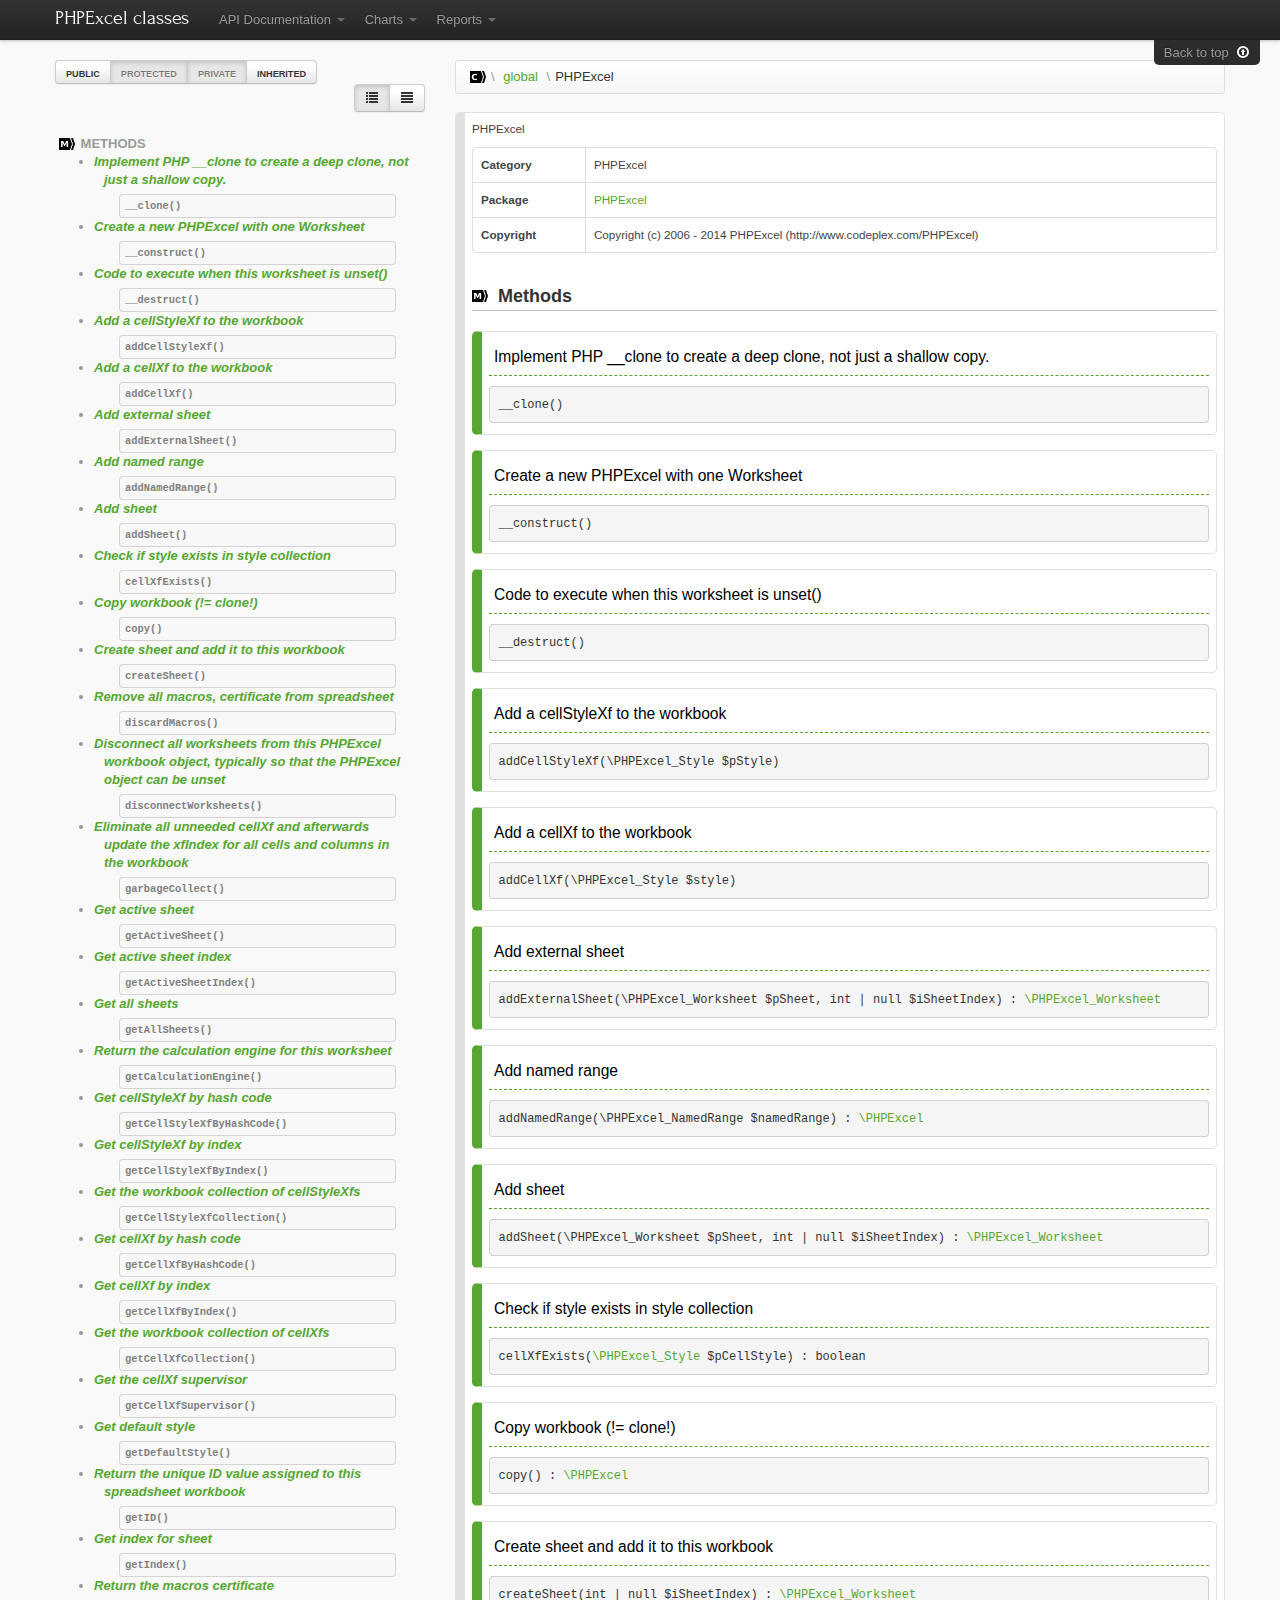
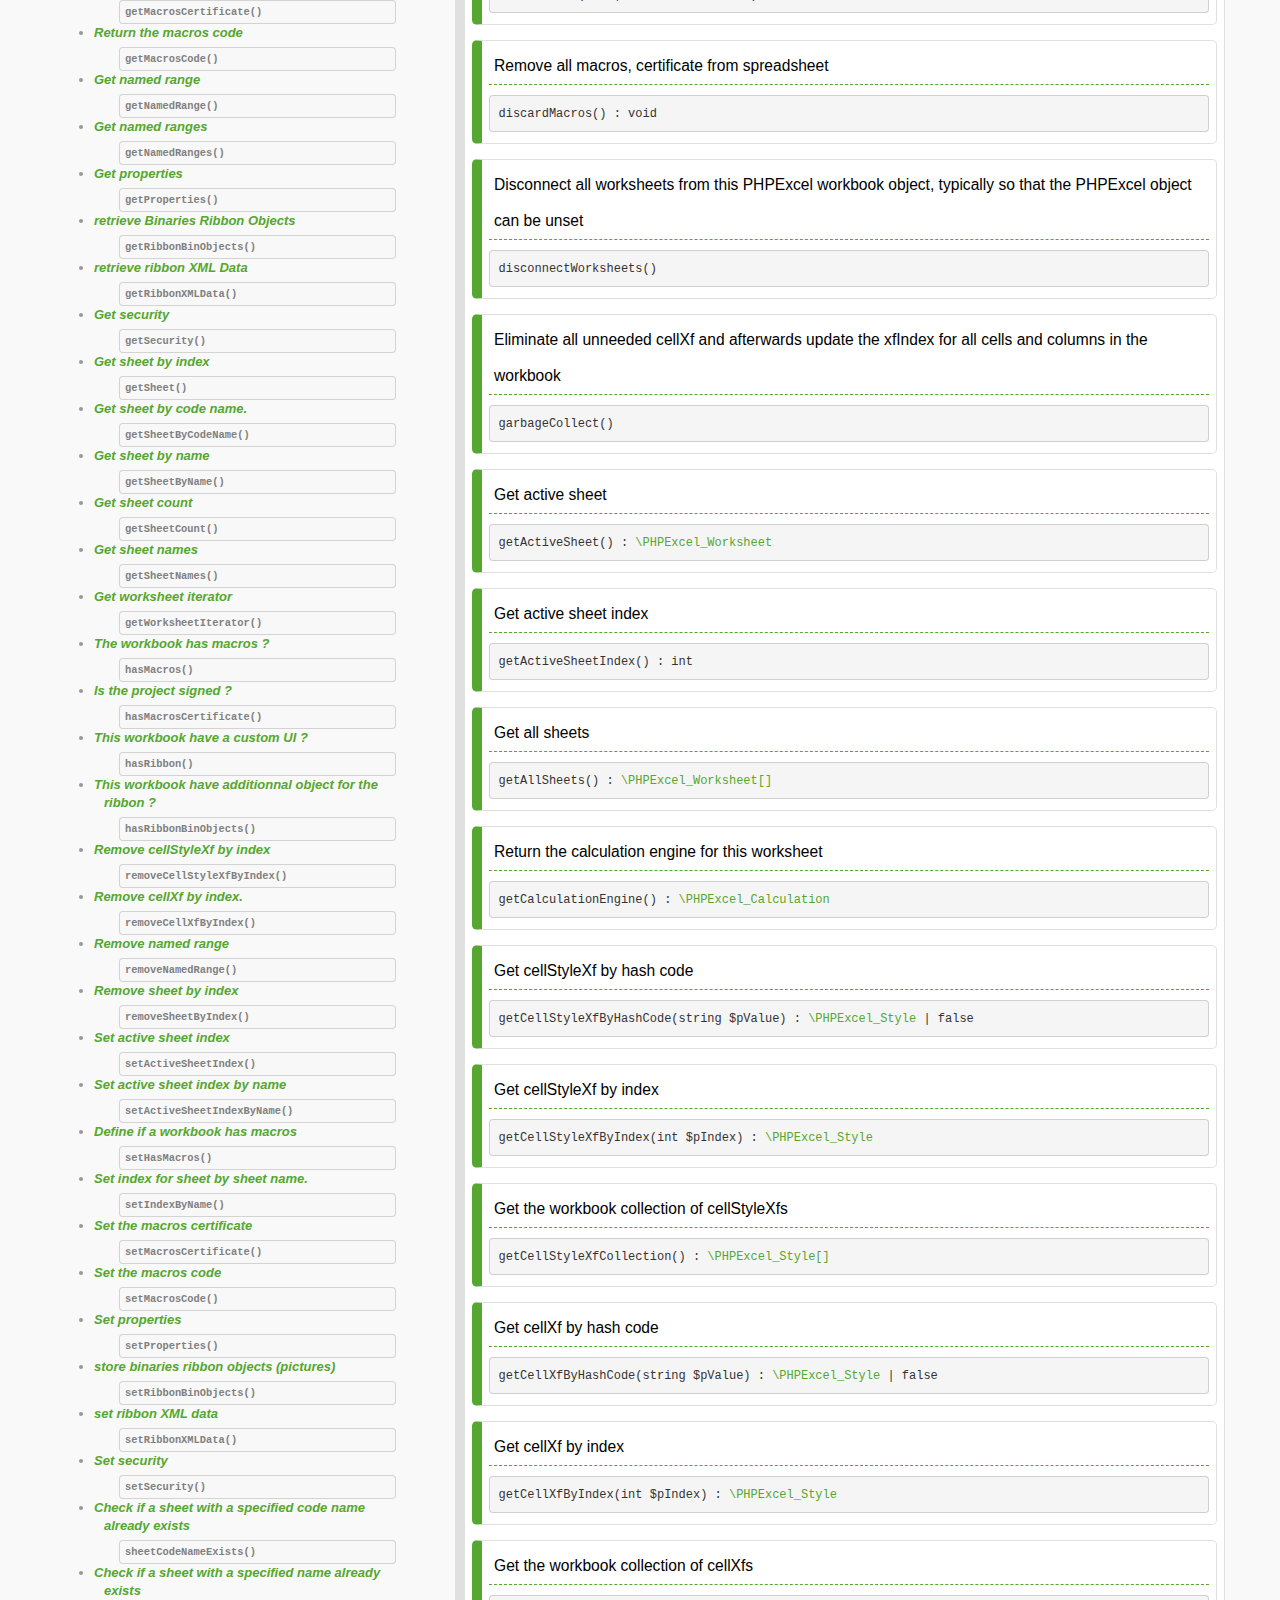
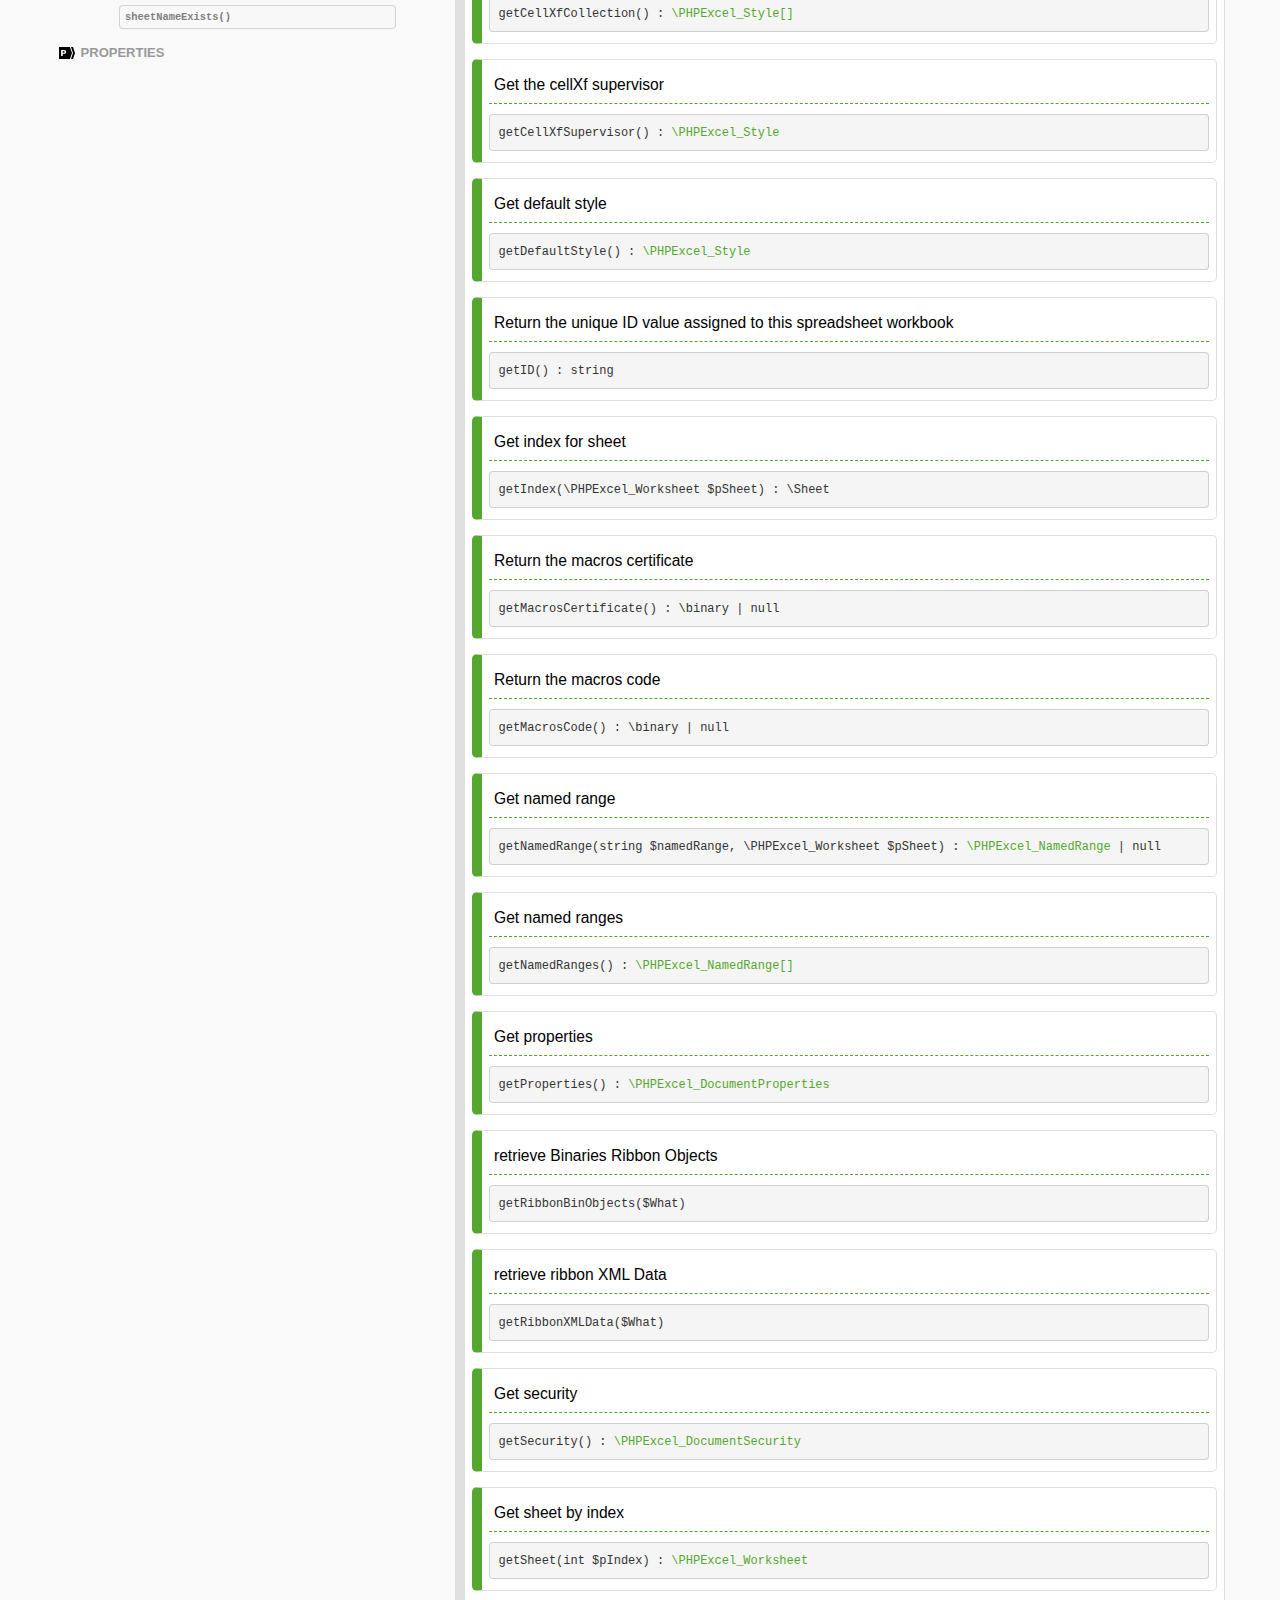
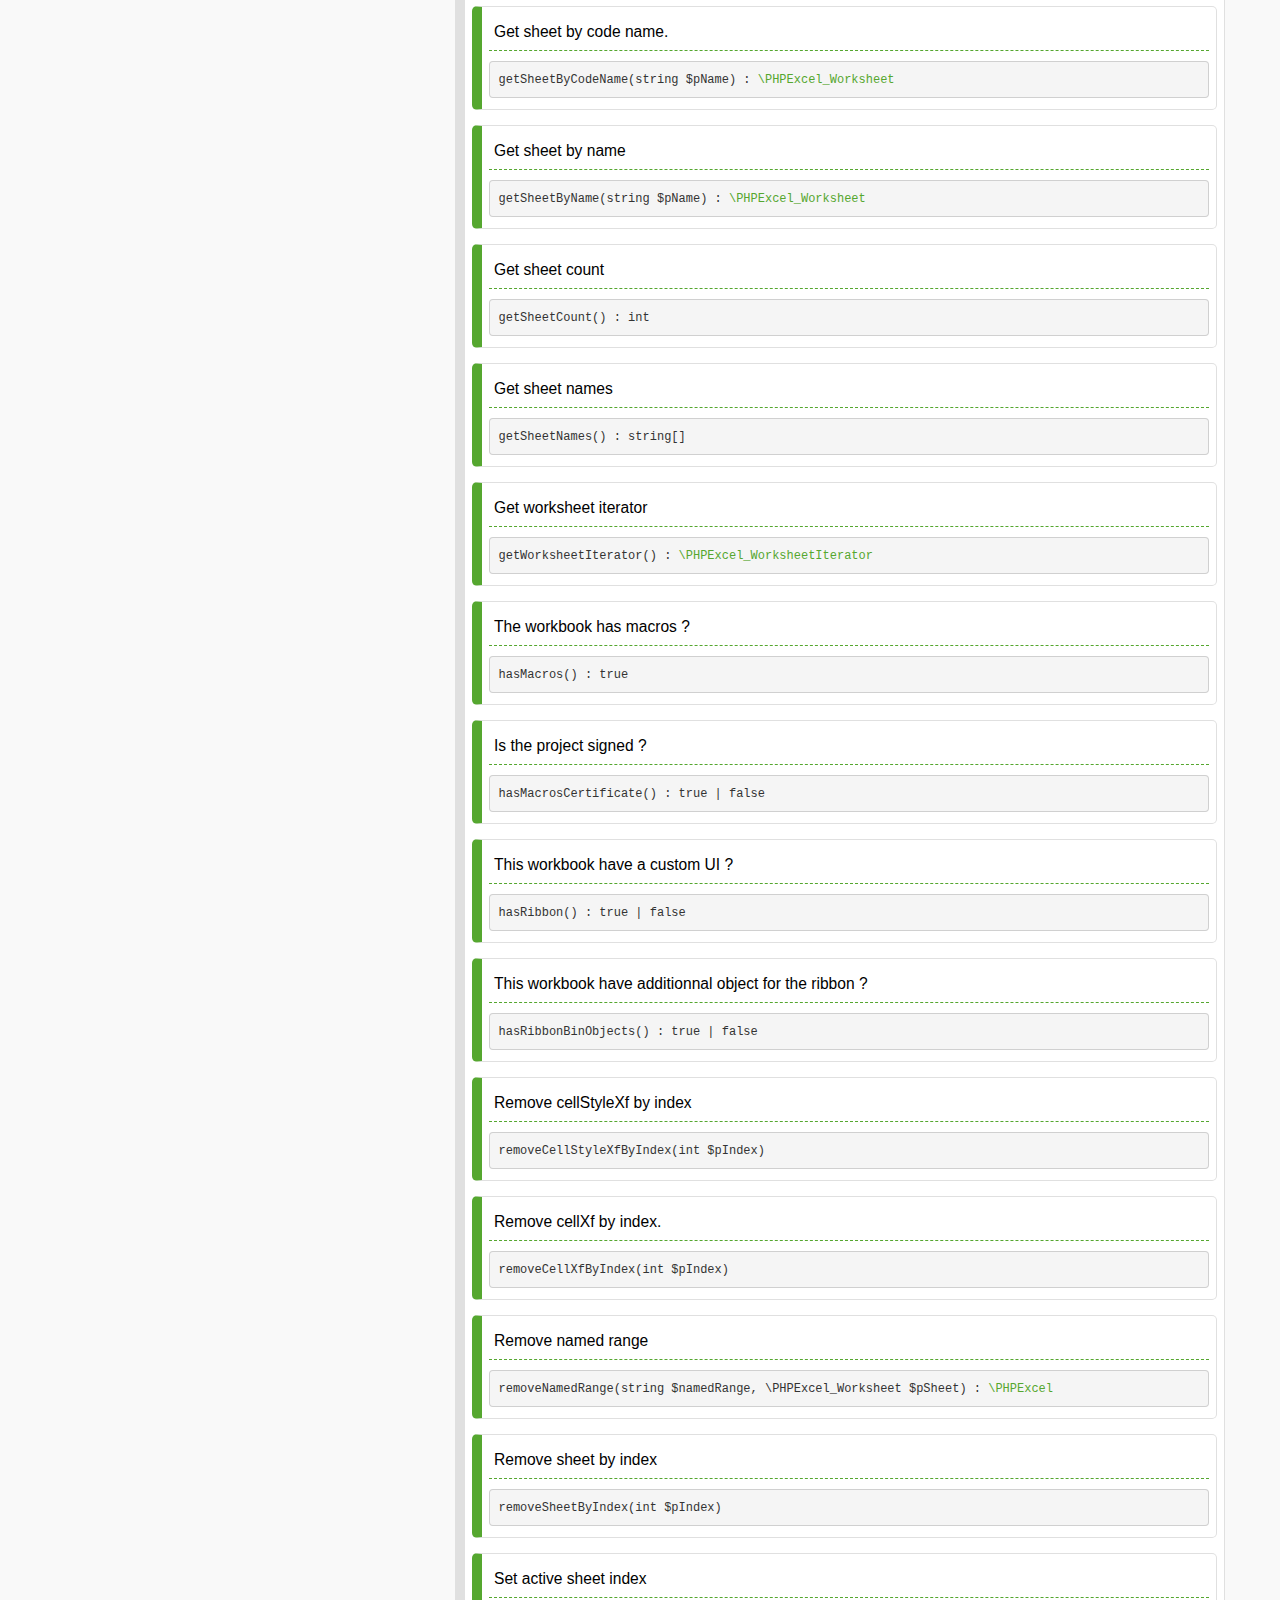
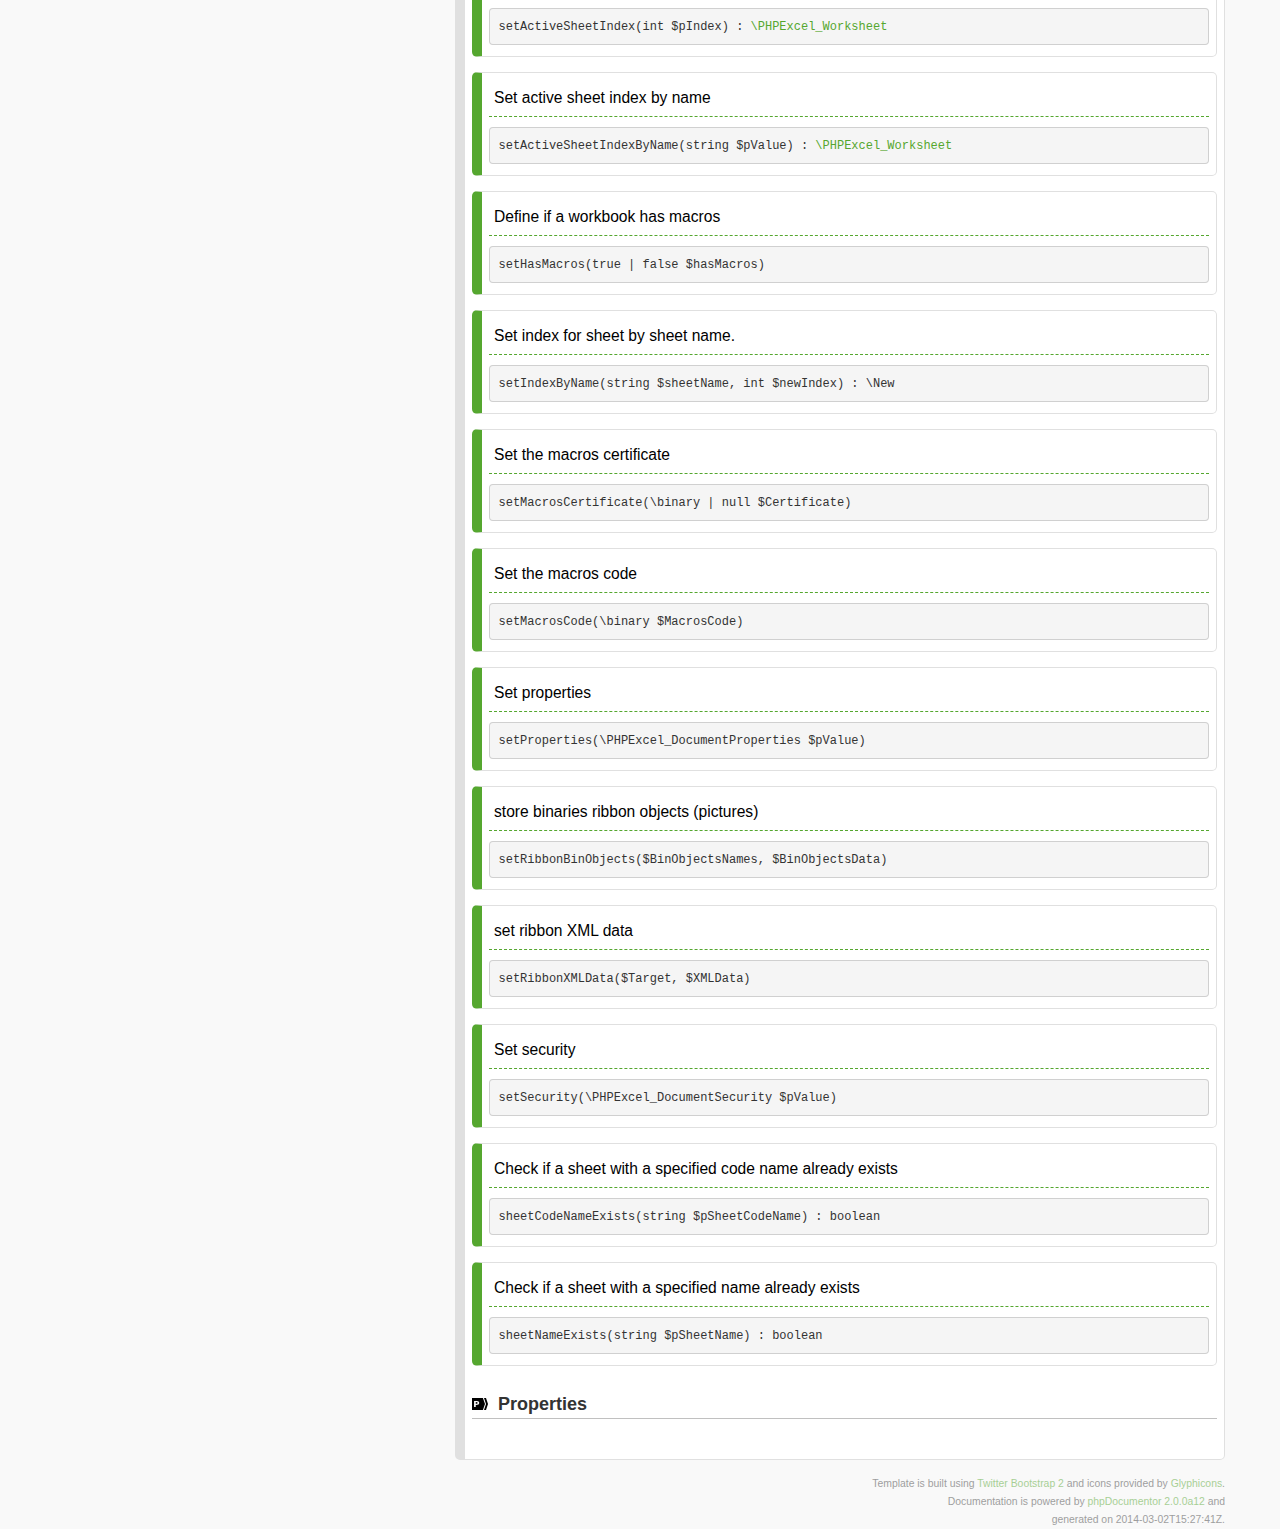
<file: PHPExcel_1.8.0_doc/Documentation/API/classes/PHPExcel.html>
<!DOCTYPE html><html lang="en">
<head>
<meta http-equiv="Content-Type" content="text/html; charset=UTF-8">
<meta name="viewport" content="width=device-width; initial-scale=1.0; maximum-scale=1.0; user-scalable=0;">
<meta charset="utf-8">
<title>PHPExcel classes » \PHPExcel</title>
<meta name="author" content="Mike van Riel">
<meta name="description" content="">
<link href="../css/template.css" rel="stylesheet" media="all">
<script src="../js/jquery-1.7.1.min.js" type="text/javascript"></script><script src="../js/jquery-ui-1.8.2.custom.min.js" type="text/javascript"></script><script src="../js/jquery.mousewheel.min.js" type="text/javascript"></script><script src="../js/bootstrap.js" type="text/javascript"></script><script src="../js/template.js" type="text/javascript"></script><script src="../js/prettify/prettify.min.js" type="text/javascript"></script><link rel="shortcut icon" href="../img/favicon.ico">
<link rel="apple-touch-icon" href="../img/apple-touch-icon.png">
<link rel="apple-touch-icon" sizes="72x72" href="../img/apple-touch-icon-72x72.png">
<link rel="apple-touch-icon" sizes="114x114" href="../img/apple-touch-icon-114x114.png">
</head>
<body>
<div class="navbar navbar-fixed-top">
<div class="navbar-inner"><div class="container">
<a class="btn btn-navbar" data-toggle="collapse" data-target=".nav-collapse"><span class="icon-bar"></span><span class="icon-bar"></span><span class="icon-bar"></span></a><a class="brand" href="../index.html">PHPExcel classes</a><div class="nav-collapse"><ul class="nav">
<li class="dropdown">
<a href="#api" class="dropdown-toggle" data-toggle="dropdown">
                                    API Documentation <b class="caret"></b></a><ul class="dropdown-menu">
<li><a>Packages</a></li>
<li><a href="../packages/Default.html"><i class="icon-folder-open"></i> Default</a></li>
<li><a href="../packages/JAMA.html"><i class="icon-folder-open"></i> JAMA</a></li>
<li><a href="../packages/JAMA%0D%0ACholesky%20decomposition%20class%0D%0AFor%20a%20symmetric,%20positive%20definite%20matrix%20A,%20the%20Cholesky%20decomposition%0D%0Ais%20an%20lower%20triangular%20matrix%20L%20so%20that%20A%20=%20L*L'.html"><i class="icon-folder-open"></i> JAMA
Cholesky decomposition class
For a symmetric, positive definite matrix A, the Cholesky decomposition
is an lower triangular matrix L so that A = L*L'</a></li>
<li><a href="../packages/JAMA%0D%0AClass%20to%20obtain%20eigenvalues%20and%20eigenvectors%20of%20a%20real%20matrix.html"><i class="icon-folder-open"></i> JAMA
Class to obtain eigenvalues and eigenvectors of a real matrix</a></li>
<li><a href="../packages/JAMA%0D%0AError%20handling.html"><i class="icon-folder-open"></i> JAMA
Error handling</a></li>
<li><a href="../packages/JAMA%0D%0AFor%20an%20m-by-n%20matrix%20A%20with%20m%20&gt;=%20n,%20the%20LU%20decomposition%20is%20an%20m-by-n%0D%0Aunit%20lower%20triangular%20matrix%20L,%20an%20n-by-n%20upper%20triangular%20matrix%20U,%0D%0Aand%20a%20permutation%20vector%20piv%20of%20length%20m%20so%20that%20A(piv,:)%20=%20L*U.html"><i class="icon-folder-open"></i> JAMA
For an m-by-n matrix A with m &gt;= n, the LU decomposition is an m-by-n
unit lower triangular matrix L, an n-by-n upper triangular matrix U,
and a permutation vector piv of length m so that A(piv,:) = L*U</a></li>
<li><a href="../packages/JAMA%0D%0AFor%20an%20m-by-n%20matrix%20A%20with%20m%20&gt;=%20n,%20the%20QR%20decomposition%20is%20an%20m-by-n%0D%0Aorthogonal%20matrix%20Q%20and%20an%20n-by-n%20upper%20triangular%20matrix%20R%20so%20that%0D%0AA%20=%20Q*R.html"><i class="icon-folder-open"></i> JAMA
For an m-by-n matrix A with m &gt;= n, the QR decomposition is an m-by-n
orthogonal matrix Q and an n-by-n upper triangular matrix R so that
A = Q*R</a></li>
<li><a href="../packages/JAMA%0D%0AFor%20an%20m-by-n%20matrix%20A%20with%20m%20&gt;=%20n,%20the%20singular%20value%20decomposition%20is%0D%0Aan%20m-by-n%20orthogonal%20matrix%20U,%20an%20n-by-n%20diagonal%20matrix%20S,%20and%0D%0Aan%20n-by-n%20orthogonal%20matrix%20V%20so%20that%20A%20=%20U*S*V'.html"><i class="icon-folder-open"></i> JAMA
For an m-by-n matrix A with m &gt;= n, the singular value decomposition is
an m-by-n orthogonal matrix U, an n-by-n diagonal matrix S, and
an n-by-n orthogonal matrix V so that A = U*S*V'</a></li>
<li><a href="../packages/JAMA%0D%0APythagorean%20Theorem:%0D%0Aa%20=%203%0D%0Ab%20=%204%0D%0Ar%20=%20sqrt(square(a)%20+%20square(b))%0D%0Ar%20=%205%0D%0Ar%20=%20sqrt(a%5E2%20+%20b%5E2)%20without%20under.overflow.html"><i class="icon-folder-open"></i> JAMA
Pythagorean Theorem:
a = 3
b = 4
r = sqrt(square(a) + square(b))
r = 5
r = sqrt(a^2 + b^2) without under/overflow</a></li>
<li><a href="../packages/PHPExcel.html"><i class="icon-folder-open"></i> PHPExcel</a></li>
</ul>
</li>
<li class="dropdown" id="charts-menu">
<a href="#charts" class="dropdown-toggle" data-toggle="dropdown">
                                    Charts <b class="caret"></b></a><ul class="dropdown-menu"><li><a href="../graph_class.html"><i class="icon-list-alt"></i> Class hierarchy diagram</a></li></ul>
</li>
<li class="dropdown" id="reports-menu">
<a href="#reports" class="dropdown-toggle" data-toggle="dropdown">
                                    Reports <b class="caret"></b></a><ul class="dropdown-menu">
<li><a href="../errors.html"><i class="icon-remove-sign"></i> Errors 
                <span class="label label-info">551</span></a></li>
<li><a href="../markers.html"><i class="icon-map-marker"></i> Markers 
                <ul>
<li>todo 
                <span class="label label-info">19</span>
</li>
<li>fixme 
                <span class="label label-info">10</span>
</li>
</ul></a></li>
<li><a href="../deprecated.html"><i class="icon-stop"></i> Deprecated elements 
                <span class="label label-info">12</span></a></li>
</ul>
</li>
</ul></div>
</div></div>
<div class="go_to_top"><a href="#___" style="color: inherit">Back to top  <i class="icon-upload icon-white"></i></a></div>
</div>
<div id="___" class="container">
<noscript><div class="alert alert-warning">
                            Javascript is disabled; several features are only available
                            if Javascript is enabled.
                        </div></noscript>
<div class="row">
<div class="span4">
<span class="btn-group visibility" data-toggle="buttons-checkbox"><button class="btn public active" title="Show public elements">Public</button><button class="btn protected" title="Show protected elements">Protected</button><button class="btn private" title="Show private elements">Private</button><button class="btn inherited active" title="Show inherited elements">Inherited</button></span><div class="btn-group view pull-right" data-toggle="buttons-radio">
<button class="btn details" title="Show descriptions and method names"><i class="icon-list"></i></button><button class="btn simple" title="Show only method names"><i class="icon-align-justify"></i></button>
</div>
<ul class="side-nav nav nav-list">
<li class="nav-header">
<i class="icon-custom icon-method"></i> Methods
                    <ul>
<li class="method public "><a href="#method___clone" title="__clone :: Implement PHP __clone to create a deep clone, not just a shallow copy."><span class="description">Implement PHP __clone to create a deep clone, not just a shallow copy.</span><pre>__clone()</pre></a></li>
<li class="method public "><a href="#method___construct" title="__construct :: Create a new PHPExcel with one Worksheet"><span class="description">Create a new PHPExcel with one Worksheet</span><pre>__construct()</pre></a></li>
<li class="method public "><a href="#method___destruct" title="__destruct :: Code to execute when this worksheet is unset()"><span class="description">Code to execute when this worksheet is unset()</span><pre>__destruct()</pre></a></li>
<li class="method public "><a href="#method_addCellStyleXf" title="addCellStyleXf :: Add a cellStyleXf to the workbook"><span class="description">Add a cellStyleXf to the workbook</span><pre>addCellStyleXf()</pre></a></li>
<li class="method public "><a href="#method_addCellXf" title="addCellXf :: Add a cellXf to the workbook"><span class="description">Add a cellXf to the workbook</span><pre>addCellXf()</pre></a></li>
<li class="method public "><a href="#method_addExternalSheet" title="addExternalSheet :: Add external sheet"><span class="description">Add external sheet</span><pre>addExternalSheet()</pre></a></li>
<li class="method public "><a href="#method_addNamedRange" title="addNamedRange :: Add named range"><span class="description">Add named range</span><pre>addNamedRange()</pre></a></li>
<li class="method public "><a href="#method_addSheet" title="addSheet :: Add sheet"><span class="description">Add sheet</span><pre>addSheet()</pre></a></li>
<li class="method public "><a href="#method_cellXfExists" title="cellXfExists :: Check if style exists in style collection"><span class="description">Check if style exists in style collection</span><pre>cellXfExists()</pre></a></li>
<li class="method public "><a href="#method_copy" title="copy :: Copy workbook (!= clone!)"><span class="description">Copy workbook (!= clone!)</span><pre>copy()</pre></a></li>
<li class="method public "><a href="#method_createSheet" title="createSheet :: Create sheet and add it to this workbook"><span class="description">Create sheet and add it to this workbook</span><pre>createSheet()</pre></a></li>
<li class="method public "><a href="#method_discardMacros" title="discardMacros :: Remove all macros, certificate from spreadsheet"><span class="description">Remove all macros, certificate from spreadsheet</span><pre>discardMacros()</pre></a></li>
<li class="method public "><a href="#method_disconnectWorksheets" title="disconnectWorksheets :: Disconnect all worksheets from this PHPExcel workbook object,
   typically so that the PHPExcel object can be unset"><span class="description">Disconnect all worksheets from this PHPExcel workbook object,
   typically so that the PHPExcel object can be unset</span><pre>disconnectWorksheets()</pre></a></li>
<li class="method public "><a href="#method_garbageCollect" title="garbageCollect :: Eliminate all unneeded cellXf and afterwards update the xfIndex for all cells
and columns in the workbook"><span class="description">Eliminate all unneeded cellXf and afterwards update the xfIndex for all cells
and columns in the workbook</span><pre>garbageCollect()</pre></a></li>
<li class="method public "><a href="#method_getActiveSheet" title="getActiveSheet :: Get active sheet"><span class="description">Get active sheet</span><pre>getActiveSheet()</pre></a></li>
<li class="method public "><a href="#method_getActiveSheetIndex" title="getActiveSheetIndex :: Get active sheet index"><span class="description">Get active sheet index</span><pre>getActiveSheetIndex()</pre></a></li>
<li class="method public "><a href="#method_getAllSheets" title="getAllSheets :: Get all sheets"><span class="description">Get all sheets</span><pre>getAllSheets()</pre></a></li>
<li class="method public "><a href="#method_getCalculationEngine" title="getCalculationEngine :: Return the calculation engine for this worksheet"><span class="description">Return the calculation engine for this worksheet</span><pre>getCalculationEngine()</pre></a></li>
<li class="method public "><a href="#method_getCellStyleXfByHashCode" title="getCellStyleXfByHashCode :: Get cellStyleXf by hash code"><span class="description">Get cellStyleXf by hash code</span><pre>getCellStyleXfByHashCode()</pre></a></li>
<li class="method public "><a href="#method_getCellStyleXfByIndex" title="getCellStyleXfByIndex :: Get cellStyleXf by index"><span class="description">Get cellStyleXf by index</span><pre>getCellStyleXfByIndex()</pre></a></li>
<li class="method public "><a href="#method_getCellStyleXfCollection" title="getCellStyleXfCollection :: Get the workbook collection of cellStyleXfs"><span class="description">Get the workbook collection of cellStyleXfs</span><pre>getCellStyleXfCollection()</pre></a></li>
<li class="method public "><a href="#method_getCellXfByHashCode" title="getCellXfByHashCode :: Get cellXf by hash code"><span class="description">Get cellXf by hash code</span><pre>getCellXfByHashCode()</pre></a></li>
<li class="method public "><a href="#method_getCellXfByIndex" title="getCellXfByIndex :: Get cellXf by index"><span class="description">Get cellXf by index</span><pre>getCellXfByIndex()</pre></a></li>
<li class="method public "><a href="#method_getCellXfCollection" title="getCellXfCollection :: Get the workbook collection of cellXfs"><span class="description">Get the workbook collection of cellXfs</span><pre>getCellXfCollection()</pre></a></li>
<li class="method public "><a href="#method_getCellXfSupervisor" title="getCellXfSupervisor :: Get the cellXf supervisor"><span class="description">Get the cellXf supervisor</span><pre>getCellXfSupervisor()</pre></a></li>
<li class="method public "><a href="#method_getDefaultStyle" title="getDefaultStyle :: Get default style"><span class="description">Get default style</span><pre>getDefaultStyle()</pre></a></li>
<li class="method public "><a href="#method_getID" title="getID :: Return the unique ID value assigned to this spreadsheet workbook"><span class="description">Return the unique ID value assigned to this spreadsheet workbook</span><pre>getID()</pre></a></li>
<li class="method public "><a href="#method_getIndex" title="getIndex :: Get index for sheet"><span class="description">Get index for sheet</span><pre>getIndex()</pre></a></li>
<li class="method public "><a href="#method_getMacrosCertificate" title="getMacrosCertificate :: Return the macros certificate"><span class="description">Return the macros certificate</span><pre>getMacrosCertificate()</pre></a></li>
<li class="method public "><a href="#method_getMacrosCode" title="getMacrosCode :: Return the macros code"><span class="description">Return the macros code</span><pre>getMacrosCode()</pre></a></li>
<li class="method public "><a href="#method_getNamedRange" title="getNamedRange :: Get named range"><span class="description">Get named range</span><pre>getNamedRange()</pre></a></li>
<li class="method public "><a href="#method_getNamedRanges" title="getNamedRanges :: Get named ranges"><span class="description">Get named ranges</span><pre>getNamedRanges()</pre></a></li>
<li class="method public "><a href="#method_getProperties" title="getProperties :: Get properties"><span class="description">Get properties</span><pre>getProperties()</pre></a></li>
<li class="method public "><a href="#method_getRibbonBinObjects" title="getRibbonBinObjects :: retrieve Binaries Ribbon Objects"><span class="description">retrieve Binaries Ribbon Objects</span><pre>getRibbonBinObjects()</pre></a></li>
<li class="method public "><a href="#method_getRibbonXMLData" title="getRibbonXMLData :: retrieve ribbon XML Data"><span class="description">retrieve ribbon XML Data</span><pre>getRibbonXMLData()</pre></a></li>
<li class="method public "><a href="#method_getSecurity" title="getSecurity :: Get security"><span class="description">Get security</span><pre>getSecurity()</pre></a></li>
<li class="method public "><a href="#method_getSheet" title="getSheet :: Get sheet by index"><span class="description">Get sheet by index</span><pre>getSheet()</pre></a></li>
<li class="method public "><a href="#method_getSheetByCodeName" title="getSheetByCodeName :: Get sheet by code name."><span class="description">Get sheet by code name.</span><pre>getSheetByCodeName()</pre></a></li>
<li class="method public "><a href="#method_getSheetByName" title="getSheetByName :: Get sheet by name"><span class="description">Get sheet by name</span><pre>getSheetByName()</pre></a></li>
<li class="method public "><a href="#method_getSheetCount" title="getSheetCount :: Get sheet count"><span class="description">Get sheet count</span><pre>getSheetCount()</pre></a></li>
<li class="method public "><a href="#method_getSheetNames" title="getSheetNames :: Get sheet names"><span class="description">Get sheet names</span><pre>getSheetNames()</pre></a></li>
<li class="method public "><a href="#method_getWorksheetIterator" title="getWorksheetIterator :: Get worksheet iterator"><span class="description">Get worksheet iterator</span><pre>getWorksheetIterator()</pre></a></li>
<li class="method public "><a href="#method_hasMacros" title="hasMacros :: The workbook has macros ?"><span class="description">The workbook has macros ?</span><pre>hasMacros()</pre></a></li>
<li class="method public "><a href="#method_hasMacrosCertificate" title="hasMacrosCertificate :: Is the project signed ?"><span class="description">Is the project signed ?</span><pre>hasMacrosCertificate()</pre></a></li>
<li class="method public "><a href="#method_hasRibbon" title="hasRibbon :: This workbook have a custom UI ?"><span class="description">This workbook have a custom UI ?</span><pre>hasRibbon()</pre></a></li>
<li class="method public "><a href="#method_hasRibbonBinObjects" title="hasRibbonBinObjects :: This workbook have additionnal object for the ribbon ?"><span class="description">This workbook have additionnal object for the ribbon ?</span><pre>hasRibbonBinObjects()</pre></a></li>
<li class="method public "><a href="#method_removeCellStyleXfByIndex" title="removeCellStyleXfByIndex :: Remove cellStyleXf by index"><span class="description">Remove cellStyleXf by index</span><pre>removeCellStyleXfByIndex()</pre></a></li>
<li class="method public "><a href="#method_removeCellXfByIndex" title="removeCellXfByIndex :: Remove cellXf by index."><span class="description">Remove cellXf by index.</span><pre>removeCellXfByIndex()</pre></a></li>
<li class="method public "><a href="#method_removeNamedRange" title="removeNamedRange :: Remove named range"><span class="description">Remove named range</span><pre>removeNamedRange()</pre></a></li>
<li class="method public "><a href="#method_removeSheetByIndex" title="removeSheetByIndex :: Remove sheet by index"><span class="description">Remove sheet by index</span><pre>removeSheetByIndex()</pre></a></li>
<li class="method public "><a href="#method_setActiveSheetIndex" title="setActiveSheetIndex :: Set active sheet index"><span class="description">Set active sheet index</span><pre>setActiveSheetIndex()</pre></a></li>
<li class="method public "><a href="#method_setActiveSheetIndexByName" title="setActiveSheetIndexByName :: Set active sheet index by name"><span class="description">Set active sheet index by name</span><pre>setActiveSheetIndexByName()</pre></a></li>
<li class="method public "><a href="#method_setHasMacros" title="setHasMacros :: Define if a workbook has macros"><span class="description">Define if a workbook has macros</span><pre>setHasMacros()</pre></a></li>
<li class="method public "><a href="#method_setIndexByName" title="setIndexByName :: Set index for sheet by sheet name."><span class="description">Set index for sheet by sheet name.</span><pre>setIndexByName()</pre></a></li>
<li class="method public "><a href="#method_setMacrosCertificate" title="setMacrosCertificate :: Set the macros certificate"><span class="description">Set the macros certificate</span><pre>setMacrosCertificate()</pre></a></li>
<li class="method public "><a href="#method_setMacrosCode" title="setMacrosCode :: Set the macros code"><span class="description">Set the macros code</span><pre>setMacrosCode()</pre></a></li>
<li class="method public "><a href="#method_setProperties" title="setProperties :: Set properties"><span class="description">Set properties</span><pre>setProperties()</pre></a></li>
<li class="method public "><a href="#method_setRibbonBinObjects" title="setRibbonBinObjects :: store binaries ribbon objects (pictures)"><span class="description">store binaries ribbon objects (pictures)</span><pre>setRibbonBinObjects()</pre></a></li>
<li class="method public "><a href="#method_setRibbonXMLData" title="setRibbonXMLData :: set ribbon XML data"><span class="description">set ribbon XML data</span><pre>setRibbonXMLData()</pre></a></li>
<li class="method public "><a href="#method_setSecurity" title="setSecurity :: Set security"><span class="description">Set security</span><pre>setSecurity()</pre></a></li>
<li class="method public "><a href="#method_sheetCodeNameExists" title="sheetCodeNameExists :: Check if a sheet with a specified code name already exists"><span class="description">Check if a sheet with a specified code name already exists</span><pre>sheetCodeNameExists()</pre></a></li>
<li class="method public "><a href="#method_sheetNameExists" title="sheetNameExists :: Check if a sheet with a specified name already exists"><span class="description">Check if a sheet with a specified name already exists</span><pre>sheetNameExists()</pre></a></li>
</ul>
</li>
<li class="nav-header private">» Private
                    <ul><li class="method private "><a href="#method__getExtensionOnly" title="_getExtensionOnly :: return the extension of a filename."><span class="description">return the extension of a filename.</span><pre>_getExtensionOnly()</pre></a></li></ul>
</li>
<li class="nav-header">
<i class="icon-custom icon-property"></i> Properties
                    <ul></ul>
</li>
<li class="nav-header private">» Private
                    <ul>
<li class="property private "><a href="#property__activeSheetIndex" title="$_activeSheetIndex :: Active sheet index"><span class="description"></span><pre>$_activeSheetIndex</pre></a></li>
<li class="property private "><a href="#property__calculationEngine" title="$_calculationEngine :: Calculation Engine"><span class="description"></span><pre>$_calculationEngine</pre></a></li>
<li class="property private "><a href="#property__cellStyleXfCollection" title="$_cellStyleXfCollection :: CellStyleXf collection"><span class="description"></span><pre>$_cellStyleXfCollection</pre></a></li>
<li class="property private "><a href="#property__cellXfCollection" title="$_cellXfCollection :: CellXf collection"><span class="description"></span><pre>$_cellXfCollection</pre></a></li>
<li class="property private "><a href="#property__cellXfSupervisor" title="$_cellXfSupervisor :: CellXf supervisor"><span class="description"></span><pre>$_cellXfSupervisor</pre></a></li>
<li class="property private "><a href="#property__hasMacros" title="$_hasMacros :: _hasMacros : this workbook have macros ?"><span class="description"></span><pre>$_hasMacros</pre></a></li>
<li class="property private "><a href="#property__macrosCertificate" title="$_macrosCertificate :: _macrosCertificate : if macros are signed, contains vbaProjectSignature.bin file, NULL if not signed"><span class="description"></span><pre>$_macrosCertificate</pre></a></li>
<li class="property private "><a href="#property__macrosCode" title="$_macrosCode :: _macrosCode : all macros code (the vbaProject.bin file, this include form, code,  etc.), NULL if no macro"><span class="description"></span><pre>$_macrosCode</pre></a></li>
<li class="property private "><a href="#property__namedRanges" title="$_namedRanges :: Named ranges"><span class="description"></span><pre>$_namedRanges</pre></a></li>
<li class="property private "><a href="#property__properties" title="$_properties :: Document properties"><span class="description"></span><pre>$_properties</pre></a></li>
<li class="property private "><a href="#property__ribbonBinObjects" title="$_ribbonBinObjects :: _ribbonBinObjects : NULL if workbook is'nt Excel 2007 or not contain embedded objects (picture(s)) for Ribbon Elements
ignored if $_ribbonXMLData is null"><span class="description"></span><pre>$_ribbonBinObjects</pre></a></li>
<li class="property private "><a href="#property__ribbonXMLData" title="$_ribbonXMLData :: _ribbonXMLData : NULL if workbook is'nt Excel 2007 or not contain a customized UI"><span class="description"></span><pre>$_ribbonXMLData</pre></a></li>
<li class="property private "><a href="#property__security" title="$_security :: Document security"><span class="description"></span><pre>$_security</pre></a></li>
<li class="property private "><a href="#property__uniqueID" title="$_uniqueID :: Unique ID"><span class="description"></span><pre>$_uniqueID</pre></a></li>
<li class="property private "><a href="#property__workSheetCollection" title="$_workSheetCollection :: Collection of Worksheet objects"><span class="description"></span><pre>$_workSheetCollection</pre></a></li>
</ul>
</li>
</ul>
</div>
<div class="span8">
<a id="\PHPExcel"></a><ul class="breadcrumb">
<li>
<a href="../index.html"><i class="icon-custom icon-class"></i></a><span class="divider">\</span>
</li>
<li><a href="../namespaces/global.html">global</a></li>
<li class="active">
<span class="divider">\</span><a href="../classes/PHPExcel.html">PHPExcel</a>
</li>
</ul>
<div class="element class">
<p class="short_description">PHPExcel</p>
<div class="details">
<div class="long_description"></div>
<table class="table table-bordered">
<tr>
<th>category</th>
<td>PHPExcel</td>
</tr>
<tr>
<th>package</th>
<td><a href="../packages/PHPExcel.html">PHPExcel</a></td>
</tr>
<tr>
<th>copyright</th>
<td>Copyright (c) 2006 - 2014 PHPExcel (http://www.codeplex.com/PHPExcel)</td>
</tr>
</table>
<h3>
<i class="icon-custom icon-method"></i> Methods</h3>
<a id="method___clone"></a><div class="element clickable method public method___clone" data-toggle="collapse" data-target=".method___clone .collapse">
<h2>Implement PHP __clone to create a deep clone, not just a shallow copy.</h2>
<pre>__clone() </pre>
<div class="labels"></div>
<div class="row collapse"><div class="detail-description"><div class="long_description"></div></div></div>
</div>
<a id="method___construct"></a><div class="element clickable method public method___construct" data-toggle="collapse" data-target=".method___construct .collapse">
<h2>Create a new PHPExcel with one Worksheet</h2>
<pre>__construct() </pre>
<div class="labels"></div>
<div class="row collapse"><div class="detail-description"><div class="long_description"></div></div></div>
</div>
<a id="method___destruct"></a><div class="element clickable method public method___destruct" data-toggle="collapse" data-target=".method___destruct .collapse">
<h2>Code to execute when this worksheet is unset()</h2>
<pre>__destruct() </pre>
<div class="labels"></div>
<div class="row collapse"><div class="detail-description"><div class="long_description"></div></div></div>
</div>
<a id="method_addCellStyleXf"></a><div class="element clickable method public method_addCellStyleXf" data-toggle="collapse" data-target=".method_addCellStyleXf .collapse">
<h2>Add a cellStyleXf to the workbook</h2>
<pre>addCellStyleXf(\PHPExcel_Style $pStyle) </pre>
<div class="labels"></div>
<div class="row collapse"><div class="detail-description">
<div class="long_description"></div>
<h3>Parameters</h3>
<div class="subelement argument">
<h4>$pStyle</h4>
<code><a href="../classes/PHPExcel_Style.html">\PHPExcel_Style</a></code>
</div>
</div></div>
</div>
<a id="method_addCellXf"></a><div class="element clickable method public method_addCellXf" data-toggle="collapse" data-target=".method_addCellXf .collapse">
<h2>Add a cellXf to the workbook</h2>
<pre>addCellXf(\PHPExcel_Style $style) </pre>
<div class="labels"></div>
<div class="row collapse"><div class="detail-description">
<div class="long_description"></div>
<h3>Parameters</h3>
<div class="subelement argument">
<h4>$style</h4>
<code><a href="../classes/PHPExcel_Style.html">\PHPExcel_Style</a></code>
</div>
</div></div>
</div>
<a id="method_addExternalSheet"></a><div class="element clickable method public method_addExternalSheet" data-toggle="collapse" data-target=".method_addExternalSheet .collapse">
<h2>Add external sheet</h2>
<pre>addExternalSheet(\PHPExcel_Worksheet $pSheet, int | null $iSheetIndex) : <a href="../classes/PHPExcel_Worksheet.html">\PHPExcel_Worksheet</a></pre>
<div class="labels"></div>
<div class="row collapse"><div class="detail-description">
<div class="long_description"></div>
<h3>Parameters</h3>
<div class="subelement argument">
<h4>$pSheet</h4>
<code><a href="../classes/PHPExcel_Worksheet.html">\PHPExcel_Worksheet</a></code><p>External sheet to add</p></div>
<div class="subelement argument">
<h4>$iSheetIndex</h4>
<code>int</code><code>null</code><p>Index where sheet should go (0,1,..., or null for last)</p>
</div>
<h3>Exceptions</h3>
<table class="table table-bordered"><tr>
<th><code><a href="../classes/PHPExcel_Exception.html">\PHPExcel_Exception</a></code></th>
<td></td>
</tr></table>
<h3>Returns</h3>
<div class="subelement response"><code><a href="../classes/PHPExcel_Worksheet.html">\PHPExcel_Worksheet</a></code></div>
</div></div>
</div>
<a id="method_addNamedRange"></a><div class="element clickable method public method_addNamedRange" data-toggle="collapse" data-target=".method_addNamedRange .collapse">
<h2>Add named range</h2>
<pre>addNamedRange(\PHPExcel_NamedRange $namedRange) : <a href="../classes/PHPExcel.html">\PHPExcel</a></pre>
<div class="labels"></div>
<div class="row collapse"><div class="detail-description">
<div class="long_description"></div>
<h3>Parameters</h3>
<div class="subelement argument">
<h4>$namedRange</h4>
<code><a href="../classes/PHPExcel_NamedRange.html">\PHPExcel_NamedRange</a></code>
</div>
<h3>Returns</h3>
<div class="subelement response"><code><a href="../classes/PHPExcel.html">\PHPExcel</a></code></div>
</div></div>
</div>
<a id="method_addSheet"></a><div class="element clickable method public method_addSheet" data-toggle="collapse" data-target=".method_addSheet .collapse">
<h2>Add sheet</h2>
<pre>addSheet(\PHPExcel_Worksheet $pSheet, int | null $iSheetIndex) : <a href="../classes/PHPExcel_Worksheet.html">\PHPExcel_Worksheet</a></pre>
<div class="labels"></div>
<div class="row collapse"><div class="detail-description">
<div class="long_description"></div>
<h3>Parameters</h3>
<div class="subelement argument">
<h4>$pSheet</h4>
<code><a href="../classes/PHPExcel_Worksheet.html">\PHPExcel_Worksheet</a></code>
</div>
<div class="subelement argument">
<h4>$iSheetIndex</h4>
<code>int</code><code>null</code><p>Index where sheet should go (0,1,..., or null for last)</p>
</div>
<h3>Exceptions</h3>
<table class="table table-bordered"><tr>
<th><code><a href="../classes/PHPExcel_Exception.html">\PHPExcel_Exception</a></code></th>
<td></td>
</tr></table>
<h3>Returns</h3>
<div class="subelement response"><code><a href="../classes/PHPExcel_Worksheet.html">\PHPExcel_Worksheet</a></code></div>
</div></div>
</div>
<a id="method_cellXfExists"></a><div class="element clickable method public method_cellXfExists" data-toggle="collapse" data-target=".method_cellXfExists .collapse">
<h2>Check if style exists in style collection</h2>
<pre>cellXfExists(<a href="../classes/PHPExcel_Style.html">\PHPExcel_Style</a> $pCellStyle) : boolean</pre>
<div class="labels"></div>
<div class="row collapse"><div class="detail-description">
<div class="long_description"></div>
<h3>Parameters</h3>
<div class="subelement argument">
<h4>$pCellStyle</h4>
<code><a href="../classes/PHPExcel_Style.html">\PHPExcel_Style</a></code>
</div>
<h3>Returns</h3>
<div class="subelement response"><code>boolean</code></div>
</div></div>
</div>
<a id="method_copy"></a><div class="element clickable method public method_copy" data-toggle="collapse" data-target=".method_copy .collapse">
<h2>Copy workbook (!= clone!)</h2>
<pre>copy() : <a href="../classes/PHPExcel.html">\PHPExcel</a></pre>
<div class="labels"></div>
<div class="row collapse"><div class="detail-description">
<div class="long_description"></div>
<h3>Returns</h3>
<div class="subelement response"><code><a href="../classes/PHPExcel.html">\PHPExcel</a></code></div>
</div></div>
</div>
<a id="method_createSheet"></a><div class="element clickable method public method_createSheet" data-toggle="collapse" data-target=".method_createSheet .collapse">
<h2>Create sheet and add it to this workbook</h2>
<pre>createSheet(int | null $iSheetIndex) : <a href="../classes/PHPExcel_Worksheet.html">\PHPExcel_Worksheet</a></pre>
<div class="labels"></div>
<div class="row collapse"><div class="detail-description">
<div class="long_description"></div>
<h3>Parameters</h3>
<div class="subelement argument">
<h4>$iSheetIndex</h4>
<code>int</code><code>null</code><p>Index where sheet should go (0,1,..., or null for last)</p>
</div>
<h3>Exceptions</h3>
<table class="table table-bordered"><tr>
<th><code><a href="../classes/PHPExcel_Exception.html">\PHPExcel_Exception</a></code></th>
<td></td>
</tr></table>
<h3>Returns</h3>
<div class="subelement response"><code><a href="../classes/PHPExcel_Worksheet.html">\PHPExcel_Worksheet</a></code></div>
</div></div>
</div>
<a id="method_discardMacros"></a><div class="element clickable method public method_discardMacros" data-toggle="collapse" data-target=".method_discardMacros .collapse">
<h2>Remove all macros, certificate from spreadsheet</h2>
<pre>discardMacros() : void</pre>
<div class="labels"></div>
<div class="row collapse"><div class="detail-description"><div class="long_description"></div></div></div>
</div>
<a id="method_disconnectWorksheets"></a><div class="element clickable method public method_disconnectWorksheets" data-toggle="collapse" data-target=".method_disconnectWorksheets .collapse">
<h2>Disconnect all worksheets from this PHPExcel workbook object,
   typically so that the PHPExcel object can be unset</h2>
<pre>disconnectWorksheets() </pre>
<div class="labels"></div>
<div class="row collapse"><div class="detail-description"><div class="long_description"></div></div></div>
</div>
<a id="method_garbageCollect"></a><div class="element clickable method public method_garbageCollect" data-toggle="collapse" data-target=".method_garbageCollect .collapse">
<h2>Eliminate all unneeded cellXf and afterwards update the xfIndex for all cells
and columns in the workbook</h2>
<pre>garbageCollect() </pre>
<div class="labels"></div>
<div class="row collapse"><div class="detail-description"><div class="long_description"></div></div></div>
</div>
<a id="method_getActiveSheet"></a><div class="element clickable method public method_getActiveSheet" data-toggle="collapse" data-target=".method_getActiveSheet .collapse">
<h2>Get active sheet</h2>
<pre>getActiveSheet() : <a href="../classes/PHPExcel_Worksheet.html">\PHPExcel_Worksheet</a></pre>
<div class="labels"></div>
<div class="row collapse"><div class="detail-description">
<div class="long_description"></div>
<h3>Returns</h3>
<div class="subelement response"><code><a href="../classes/PHPExcel_Worksheet.html">\PHPExcel_Worksheet</a></code></div>
</div></div>
</div>
<a id="method_getActiveSheetIndex"></a><div class="element clickable method public method_getActiveSheetIndex" data-toggle="collapse" data-target=".method_getActiveSheetIndex .collapse">
<h2>Get active sheet index</h2>
<pre>getActiveSheetIndex() : int</pre>
<div class="labels"></div>
<div class="row collapse"><div class="detail-description">
<div class="long_description"></div>
<h3>Returns</h3>
<div class="subelement response">
<code>int</code>Active sheet index</div>
</div></div>
</div>
<a id="method_getAllSheets"></a><div class="element clickable method public method_getAllSheets" data-toggle="collapse" data-target=".method_getAllSheets .collapse">
<h2>Get all sheets</h2>
<pre>getAllSheets() : <a href="PHPExcel.Worksheet.html#%5CPHPExcel_Worksheet">\PHPExcel_Worksheet[]</a></pre>
<div class="labels"></div>
<div class="row collapse"><div class="detail-description">
<div class="long_description"></div>
<h3>Returns</h3>
<div class="subelement response"><code><a href="PHPExcel.Worksheet.html#%5CPHPExcel_Worksheet">\PHPExcel_Worksheet[]</a></code></div>
</div></div>
</div>
<a id="method_getCalculationEngine"></a><div class="element clickable method public method_getCalculationEngine" data-toggle="collapse" data-target=".method_getCalculationEngine .collapse">
<h2>Return the calculation engine for this worksheet</h2>
<pre>getCalculationEngine() : <a href="../classes/PHPExcel_Calculation.html">\PHPExcel_Calculation</a></pre>
<div class="labels"></div>
<div class="row collapse"><div class="detail-description">
<div class="long_description"></div>
<h3>Returns</h3>
<div class="subelement response"><code><a href="../classes/PHPExcel_Calculation.html">\PHPExcel_Calculation</a></code></div>
</div></div>
</div>
<a id="method_getCellStyleXfByHashCode"></a><div class="element clickable method public method_getCellStyleXfByHashCode" data-toggle="collapse" data-target=".method_getCellStyleXfByHashCode .collapse">
<h2>Get cellStyleXf by hash code</h2>
<pre>getCellStyleXfByHashCode(string $pValue) : <a href="../classes/PHPExcel_Style.html">\PHPExcel_Style</a> | false</pre>
<div class="labels"></div>
<div class="row collapse"><div class="detail-description">
<div class="long_description"></div>
<h3>Parameters</h3>
<div class="subelement argument">
<h4>$pValue</h4>
<code>string</code>
</div>
<h3>Returns</h3>
<div class="subelement response">
<code><a href="../classes/PHPExcel_Style.html">\PHPExcel_Style</a></code><code>false</code>
</div>
</div></div>
</div>
<a id="method_getCellStyleXfByIndex"></a><div class="element clickable method public method_getCellStyleXfByIndex" data-toggle="collapse" data-target=".method_getCellStyleXfByIndex .collapse">
<h2>Get cellStyleXf by index</h2>
<pre>getCellStyleXfByIndex(int $pIndex) : <a href="../classes/PHPExcel_Style.html">\PHPExcel_Style</a></pre>
<div class="labels"></div>
<div class="row collapse"><div class="detail-description">
<div class="long_description"></div>
<h3>Parameters</h3>
<div class="subelement argument">
<h4>$pIndex</h4>
<code>int</code>
</div>
<h3>Returns</h3>
<div class="subelement response"><code><a href="../classes/PHPExcel_Style.html">\PHPExcel_Style</a></code></div>
</div></div>
</div>
<a id="method_getCellStyleXfCollection"></a><div class="element clickable method public method_getCellStyleXfCollection" data-toggle="collapse" data-target=".method_getCellStyleXfCollection .collapse">
<h2>Get the workbook collection of cellStyleXfs</h2>
<pre>getCellStyleXfCollection() : <a href="PHPExcel.Style.html#%5CPHPExcel_Style">\PHPExcel_Style[]</a></pre>
<div class="labels"></div>
<div class="row collapse"><div class="detail-description">
<div class="long_description"></div>
<h3>Returns</h3>
<div class="subelement response"><code><a href="PHPExcel.Style.html#%5CPHPExcel_Style">\PHPExcel_Style[]</a></code></div>
</div></div>
</div>
<a id="method_getCellXfByHashCode"></a><div class="element clickable method public method_getCellXfByHashCode" data-toggle="collapse" data-target=".method_getCellXfByHashCode .collapse">
<h2>Get cellXf by hash code</h2>
<pre>getCellXfByHashCode(string $pValue) : <a href="../classes/PHPExcel_Style.html">\PHPExcel_Style</a> | false</pre>
<div class="labels"></div>
<div class="row collapse"><div class="detail-description">
<div class="long_description"></div>
<h3>Parameters</h3>
<div class="subelement argument">
<h4>$pValue</h4>
<code>string</code>
</div>
<h3>Returns</h3>
<div class="subelement response">
<code><a href="../classes/PHPExcel_Style.html">\PHPExcel_Style</a></code><code>false</code>
</div>
</div></div>
</div>
<a id="method_getCellXfByIndex"></a><div class="element clickable method public method_getCellXfByIndex" data-toggle="collapse" data-target=".method_getCellXfByIndex .collapse">
<h2>Get cellXf by index</h2>
<pre>getCellXfByIndex(int $pIndex) : <a href="../classes/PHPExcel_Style.html">\PHPExcel_Style</a></pre>
<div class="labels"></div>
<div class="row collapse"><div class="detail-description">
<div class="long_description"></div>
<h3>Parameters</h3>
<div class="subelement argument">
<h4>$pIndex</h4>
<code>int</code>
</div>
<h3>Returns</h3>
<div class="subelement response"><code><a href="../classes/PHPExcel_Style.html">\PHPExcel_Style</a></code></div>
</div></div>
</div>
<a id="method_getCellXfCollection"></a><div class="element clickable method public method_getCellXfCollection" data-toggle="collapse" data-target=".method_getCellXfCollection .collapse">
<h2>Get the workbook collection of cellXfs</h2>
<pre>getCellXfCollection() : <a href="PHPExcel.Style.html#%5CPHPExcel_Style">\PHPExcel_Style[]</a></pre>
<div class="labels"></div>
<div class="row collapse"><div class="detail-description">
<div class="long_description"></div>
<h3>Returns</h3>
<div class="subelement response"><code><a href="PHPExcel.Style.html#%5CPHPExcel_Style">\PHPExcel_Style[]</a></code></div>
</div></div>
</div>
<a id="method_getCellXfSupervisor"></a><div class="element clickable method public method_getCellXfSupervisor" data-toggle="collapse" data-target=".method_getCellXfSupervisor .collapse">
<h2>Get the cellXf supervisor</h2>
<pre>getCellXfSupervisor() : <a href="../classes/PHPExcel_Style.html">\PHPExcel_Style</a></pre>
<div class="labels"></div>
<div class="row collapse"><div class="detail-description">
<div class="long_description"></div>
<h3>Returns</h3>
<div class="subelement response"><code><a href="../classes/PHPExcel_Style.html">\PHPExcel_Style</a></code></div>
</div></div>
</div>
<a id="method_getDefaultStyle"></a><div class="element clickable method public method_getDefaultStyle" data-toggle="collapse" data-target=".method_getDefaultStyle .collapse">
<h2>Get default style</h2>
<pre>getDefaultStyle() : <a href="../classes/PHPExcel_Style.html">\PHPExcel_Style</a></pre>
<div class="labels"></div>
<div class="row collapse"><div class="detail-description">
<div class="long_description"></div>
<h3>Exceptions</h3>
<table class="table table-bordered"><tr>
<th><code><a href="../classes/PHPExcel_Exception.html">\PHPExcel_Exception</a></code></th>
<td></td>
</tr></table>
<h3>Returns</h3>
<div class="subelement response"><code><a href="../classes/PHPExcel_Style.html">\PHPExcel_Style</a></code></div>
</div></div>
</div>
<a id="method_getID"></a><div class="element clickable method public method_getID" data-toggle="collapse" data-target=".method_getID .collapse">
<h2>Return the unique ID value assigned to this spreadsheet workbook</h2>
<pre>getID() : string</pre>
<div class="labels"></div>
<div class="row collapse"><div class="detail-description">
<div class="long_description"></div>
<h3>Returns</h3>
<div class="subelement response"><code>string</code></div>
</div></div>
</div>
<a id="method_getIndex"></a><div class="element clickable method public method_getIndex" data-toggle="collapse" data-target=".method_getIndex .collapse">
<h2>Get index for sheet</h2>
<pre>getIndex(\PHPExcel_Worksheet $pSheet) : \Sheet</pre>
<div class="labels"></div>
<div class="row collapse"><div class="detail-description">
<div class="long_description"></div>
<h3>Parameters</h3>
<div class="subelement argument">
<h4>$pSheet</h4>
<code><a href="../classes/PHPExcel_Worksheet.html">\PHPExcel_Worksheet</a></code>
</div>
<h3>Exceptions</h3>
<table class="table table-bordered"><tr>
<th><code><a href="../classes/PHPExcel_Exception.html">\PHPExcel_Exception</a></code></th>
<td></td>
</tr></table>
<h3>Returns</h3>
<div class="subelement response">
<code>\Sheet</code>index</div>
</div></div>
</div>
<a id="method_getMacrosCertificate"></a><div class="element clickable method public method_getMacrosCertificate" data-toggle="collapse" data-target=".method_getMacrosCertificate .collapse">
<h2>Return the macros certificate</h2>
<pre>getMacrosCertificate() : \binary | null</pre>
<div class="labels"></div>
<div class="row collapse"><div class="detail-description">
<div class="long_description"></div>
<h3>Returns</h3>
<div class="subelement response">
<code>\binary</code><code>null</code>
</div>
</div></div>
</div>
<a id="method_getMacrosCode"></a><div class="element clickable method public method_getMacrosCode" data-toggle="collapse" data-target=".method_getMacrosCode .collapse">
<h2>Return the macros code</h2>
<pre>getMacrosCode() : \binary | null</pre>
<div class="labels"></div>
<div class="row collapse"><div class="detail-description">
<div class="long_description"></div>
<h3>Returns</h3>
<div class="subelement response">
<code>\binary</code><code>null</code>
</div>
</div></div>
</div>
<a id="method_getNamedRange"></a><div class="element clickable method public method_getNamedRange" data-toggle="collapse" data-target=".method_getNamedRange .collapse">
<h2>Get named range</h2>
<pre>getNamedRange(string $namedRange, \PHPExcel_Worksheet $pSheet) : <a href="../classes/PHPExcel_NamedRange.html">\PHPExcel_NamedRange</a> | null</pre>
<div class="labels"></div>
<div class="row collapse"><div class="detail-description">
<div class="long_description"></div>
<h3>Parameters</h3>
<div class="subelement argument">
<h4>$namedRange</h4>
<code>string</code>
</div>
<div class="subelement argument">
<h4>$pSheet</h4>
<code><a href="../classes/PHPExcel_Worksheet.html">\PHPExcel_Worksheet</a></code><code>null</code><p>Scope. Use null for global scope</p></div>
<h3>Returns</h3>
<div class="subelement response">
<code><a href="../classes/PHPExcel_NamedRange.html">\PHPExcel_NamedRange</a></code><code>null</code>
</div>
</div></div>
</div>
<a id="method_getNamedRanges"></a><div class="element clickable method public method_getNamedRanges" data-toggle="collapse" data-target=".method_getNamedRanges .collapse">
<h2>Get named ranges</h2>
<pre>getNamedRanges() : <a href="PHPExcel.NamedRange.html#%5CPHPExcel_NamedRange">\PHPExcel_NamedRange[]</a></pre>
<div class="labels"></div>
<div class="row collapse"><div class="detail-description">
<div class="long_description"></div>
<h3>Returns</h3>
<div class="subelement response"><code><a href="PHPExcel.NamedRange.html#%5CPHPExcel_NamedRange">\PHPExcel_NamedRange[]</a></code></div>
</div></div>
</div>
<a id="method_getProperties"></a><div class="element clickable method public method_getProperties" data-toggle="collapse" data-target=".method_getProperties .collapse">
<h2>Get properties</h2>
<pre>getProperties() : <a href="../classes/PHPExcel_DocumentProperties.html">\PHPExcel_DocumentProperties</a></pre>
<div class="labels"></div>
<div class="row collapse"><div class="detail-description">
<div class="long_description"></div>
<h3>Returns</h3>
<div class="subelement response"><code><a href="../classes/PHPExcel_DocumentProperties.html">\PHPExcel_DocumentProperties</a></code></div>
</div></div>
</div>
<a id="method_getRibbonBinObjects"></a><div class="element clickable method public method_getRibbonBinObjects" data-toggle="collapse" data-target=".method_getRibbonBinObjects .collapse">
<h2>retrieve Binaries Ribbon Objects</h2>
<pre>getRibbonBinObjects($What) </pre>
<div class="labels"></div>
<div class="row collapse"><div class="detail-description">
<div class="long_description"></div>
<h3>Parameters</h3>
<div class="subelement argument"><h4>$What</h4></div>
</div></div>
</div>
<a id="method_getRibbonXMLData"></a><div class="element clickable method public method_getRibbonXMLData" data-toggle="collapse" data-target=".method_getRibbonXMLData .collapse">
<h2>retrieve ribbon XML Data</h2>
<pre>getRibbonXMLData($What) </pre>
<div class="labels"></div>
<div class="row collapse"><div class="detail-description">
<div class="long_description"><p>return string|null|array</p></div>
<h3>Parameters</h3>
<div class="subelement argument"><h4>$What</h4></div>
</div></div>
</div>
<a id="method_getSecurity"></a><div class="element clickable method public method_getSecurity" data-toggle="collapse" data-target=".method_getSecurity .collapse">
<h2>Get security</h2>
<pre>getSecurity() : <a href="../classes/PHPExcel_DocumentSecurity.html">\PHPExcel_DocumentSecurity</a></pre>
<div class="labels"></div>
<div class="row collapse"><div class="detail-description">
<div class="long_description"></div>
<h3>Returns</h3>
<div class="subelement response"><code><a href="../classes/PHPExcel_DocumentSecurity.html">\PHPExcel_DocumentSecurity</a></code></div>
</div></div>
</div>
<a id="method_getSheet"></a><div class="element clickable method public method_getSheet" data-toggle="collapse" data-target=".method_getSheet .collapse">
<h2>Get sheet by index</h2>
<pre>getSheet(int $pIndex) : <a href="../classes/PHPExcel_Worksheet.html">\PHPExcel_Worksheet</a></pre>
<div class="labels"></div>
<div class="row collapse"><div class="detail-description">
<div class="long_description"></div>
<h3>Parameters</h3>
<div class="subelement argument">
<h4>$pIndex</h4>
<code>int</code><p>Sheet index</p></div>
<h3>Exceptions</h3>
<table class="table table-bordered"><tr>
<th><code><a href="../classes/PHPExcel_Exception.html">\PHPExcel_Exception</a></code></th>
<td></td>
</tr></table>
<h3>Returns</h3>
<div class="subelement response"><code><a href="../classes/PHPExcel_Worksheet.html">\PHPExcel_Worksheet</a></code></div>
</div></div>
</div>
<a id="method_getSheetByCodeName"></a><div class="element clickable method public method_getSheetByCodeName" data-toggle="collapse" data-target=".method_getSheetByCodeName .collapse">
<h2>Get sheet by code name.</h2>
<pre>getSheetByCodeName(string $pName) : <a href="../classes/PHPExcel_Worksheet.html">\PHPExcel_Worksheet</a></pre>
<div class="labels"></div>
<div class="row collapse"><div class="detail-description">
<div class="long_description"><p>Warning : sheet don't have always a code name !</p></div>
<h3>Parameters</h3>
<div class="subelement argument">
<h4>$pName</h4>
<code>string</code><p>Sheet name</p></div>
<h3>Returns</h3>
<div class="subelement response"><code><a href="../classes/PHPExcel_Worksheet.html">\PHPExcel_Worksheet</a></code></div>
</div></div>
</div>
<a id="method_getSheetByName"></a><div class="element clickable method public method_getSheetByName" data-toggle="collapse" data-target=".method_getSheetByName .collapse">
<h2>Get sheet by name</h2>
<pre>getSheetByName(string $pName) : <a href="../classes/PHPExcel_Worksheet.html">\PHPExcel_Worksheet</a></pre>
<div class="labels"></div>
<div class="row collapse"><div class="detail-description">
<div class="long_description"></div>
<h3>Parameters</h3>
<div class="subelement argument">
<h4>$pName</h4>
<code>string</code><p>Sheet name</p></div>
<h3>Returns</h3>
<div class="subelement response"><code><a href="../classes/PHPExcel_Worksheet.html">\PHPExcel_Worksheet</a></code></div>
</div></div>
</div>
<a id="method_getSheetCount"></a><div class="element clickable method public method_getSheetCount" data-toggle="collapse" data-target=".method_getSheetCount .collapse">
<h2>Get sheet count</h2>
<pre>getSheetCount() : int</pre>
<div class="labels"></div>
<div class="row collapse"><div class="detail-description">
<div class="long_description"></div>
<h3>Returns</h3>
<div class="subelement response"><code>int</code></div>
</div></div>
</div>
<a id="method_getSheetNames"></a><div class="element clickable method public method_getSheetNames" data-toggle="collapse" data-target=".method_getSheetNames .collapse">
<h2>Get sheet names</h2>
<pre>getSheetNames() : string[]</pre>
<div class="labels"></div>
<div class="row collapse"><div class="detail-description">
<div class="long_description"></div>
<h3>Returns</h3>
<div class="subelement response"><code>string[]</code></div>
</div></div>
</div>
<a id="method_getWorksheetIterator"></a><div class="element clickable method public method_getWorksheetIterator" data-toggle="collapse" data-target=".method_getWorksheetIterator .collapse">
<h2>Get worksheet iterator</h2>
<pre>getWorksheetIterator() : <a href="../classes/PHPExcel_WorksheetIterator.html">\PHPExcel_WorksheetIterator</a></pre>
<div class="labels"></div>
<div class="row collapse"><div class="detail-description">
<div class="long_description"></div>
<h3>Returns</h3>
<div class="subelement response"><code><a href="../classes/PHPExcel_WorksheetIterator.html">\PHPExcel_WorksheetIterator</a></code></div>
</div></div>
</div>
<a id="method_hasMacros"></a><div class="element clickable method public method_hasMacros" data-toggle="collapse" data-target=".method_hasMacros .collapse">
<h2>The workbook has macros ?</h2>
<pre>hasMacros() : true</pre>
<div class="labels"></div>
<div class="row collapse"><div class="detail-description">
<div class="long_description"></div>
<h3>Returns</h3>
<div class="subelement response">
<code>true</code>if workbook has macros, false if not</div>
</div></div>
</div>
<a id="method_hasMacrosCertificate"></a><div class="element clickable method public method_hasMacrosCertificate" data-toggle="collapse" data-target=".method_hasMacrosCertificate .collapse">
<h2>Is the project signed ?</h2>
<pre>hasMacrosCertificate() : true | false</pre>
<div class="labels"></div>
<div class="row collapse"><div class="detail-description">
<div class="long_description"></div>
<h3>Returns</h3>
<div class="subelement response">
<code>true</code><code>false</code>
</div>
</div></div>
</div>
<a id="method_hasRibbon"></a><div class="element clickable method public method_hasRibbon" data-toggle="collapse" data-target=".method_hasRibbon .collapse">
<h2>This workbook have a custom UI ?</h2>
<pre>hasRibbon() : true | false</pre>
<div class="labels"></div>
<div class="row collapse"><div class="detail-description">
<div class="long_description"></div>
<h3>Returns</h3>
<div class="subelement response">
<code>true</code><code>false</code>
</div>
</div></div>
</div>
<a id="method_hasRibbonBinObjects"></a><div class="element clickable method public method_hasRibbonBinObjects" data-toggle="collapse" data-target=".method_hasRibbonBinObjects .collapse">
<h2>This workbook have additionnal object for the ribbon ?</h2>
<pre>hasRibbonBinObjects() : true | false</pre>
<div class="labels"></div>
<div class="row collapse"><div class="detail-description">
<div class="long_description"></div>
<h3>Returns</h3>
<div class="subelement response">
<code>true</code><code>false</code>
</div>
</div></div>
</div>
<a id="method_removeCellStyleXfByIndex"></a><div class="element clickable method public method_removeCellStyleXfByIndex" data-toggle="collapse" data-target=".method_removeCellStyleXfByIndex .collapse">
<h2>Remove cellStyleXf by index</h2>
<pre>removeCellStyleXfByIndex(int $pIndex) </pre>
<div class="labels"></div>
<div class="row collapse"><div class="detail-description">
<div class="long_description"></div>
<h3>Parameters</h3>
<div class="subelement argument">
<h4>$pIndex</h4>
<code>int</code>
</div>
<h3>Exceptions</h3>
<table class="table table-bordered"><tr>
<th><code><a href="../classes/PHPExcel_Exception.html">\PHPExcel_Exception</a></code></th>
<td></td>
</tr></table>
</div></div>
</div>
<a id="method_removeCellXfByIndex"></a><div class="element clickable method public method_removeCellXfByIndex" data-toggle="collapse" data-target=".method_removeCellXfByIndex .collapse">
<h2>Remove cellXf by index.</h2>
<pre>removeCellXfByIndex(int $pIndex) </pre>
<div class="labels"></div>
<div class="row collapse"><div class="detail-description">
<div class="long_description"><p>It is ensured that all cells get their xf index updated.</p></div>
<h3>Parameters</h3>
<div class="subelement argument">
<h4>$pIndex</h4>
<code>int</code><p>Index to cellXf</p></div>
<h3>Exceptions</h3>
<table class="table table-bordered"><tr>
<th><code><a href="../classes/PHPExcel_Exception.html">\PHPExcel_Exception</a></code></th>
<td></td>
</tr></table>
</div></div>
</div>
<a id="method_removeNamedRange"></a><div class="element clickable method public method_removeNamedRange" data-toggle="collapse" data-target=".method_removeNamedRange .collapse">
<h2>Remove named range</h2>
<pre>removeNamedRange(string $namedRange, \PHPExcel_Worksheet $pSheet) : <a href="../classes/PHPExcel.html">\PHPExcel</a></pre>
<div class="labels"></div>
<div class="row collapse"><div class="detail-description">
<div class="long_description"></div>
<h3>Parameters</h3>
<div class="subelement argument">
<h4>$namedRange</h4>
<code>string</code>
</div>
<div class="subelement argument">
<h4>$pSheet</h4>
<code><a href="../classes/PHPExcel_Worksheet.html">\PHPExcel_Worksheet</a></code><code>null</code><p>Scope: use null for global scope.</p></div>
<h3>Returns</h3>
<div class="subelement response"><code><a href="../classes/PHPExcel.html">\PHPExcel</a></code></div>
</div></div>
</div>
<a id="method_removeSheetByIndex"></a><div class="element clickable method public method_removeSheetByIndex" data-toggle="collapse" data-target=".method_removeSheetByIndex .collapse">
<h2>Remove sheet by index</h2>
<pre>removeSheetByIndex(int $pIndex) </pre>
<div class="labels"></div>
<div class="row collapse"><div class="detail-description">
<div class="long_description"></div>
<h3>Parameters</h3>
<div class="subelement argument">
<h4>$pIndex</h4>
<code>int</code><p>Active sheet index</p></div>
<h3>Exceptions</h3>
<table class="table table-bordered"><tr>
<th><code><a href="../classes/PHPExcel_Exception.html">\PHPExcel_Exception</a></code></th>
<td></td>
</tr></table>
</div></div>
</div>
<a id="method_setActiveSheetIndex"></a><div class="element clickable method public method_setActiveSheetIndex" data-toggle="collapse" data-target=".method_setActiveSheetIndex .collapse">
<h2>Set active sheet index</h2>
<pre>setActiveSheetIndex(int $pIndex) : <a href="../classes/PHPExcel_Worksheet.html">\PHPExcel_Worksheet</a></pre>
<div class="labels"></div>
<div class="row collapse"><div class="detail-description">
<div class="long_description"></div>
<h3>Parameters</h3>
<div class="subelement argument">
<h4>$pIndex</h4>
<code>int</code><p>Active sheet index</p></div>
<h3>Exceptions</h3>
<table class="table table-bordered"><tr>
<th><code><a href="../classes/PHPExcel_Exception.html">\PHPExcel_Exception</a></code></th>
<td></td>
</tr></table>
<h3>Returns</h3>
<div class="subelement response"><code><a href="../classes/PHPExcel_Worksheet.html">\PHPExcel_Worksheet</a></code></div>
</div></div>
</div>
<a id="method_setActiveSheetIndexByName"></a><div class="element clickable method public method_setActiveSheetIndexByName" data-toggle="collapse" data-target=".method_setActiveSheetIndexByName .collapse">
<h2>Set active sheet index by name</h2>
<pre>setActiveSheetIndexByName(string $pValue) : <a href="../classes/PHPExcel_Worksheet.html">\PHPExcel_Worksheet</a></pre>
<div class="labels"></div>
<div class="row collapse"><div class="detail-description">
<div class="long_description"></div>
<h3>Parameters</h3>
<div class="subelement argument">
<h4>$pValue</h4>
<code>string</code><p>Sheet title</p></div>
<h3>Exceptions</h3>
<table class="table table-bordered"><tr>
<th><code><a href="../classes/PHPExcel_Exception.html">\PHPExcel_Exception</a></code></th>
<td></td>
</tr></table>
<h3>Returns</h3>
<div class="subelement response"><code><a href="../classes/PHPExcel_Worksheet.html">\PHPExcel_Worksheet</a></code></div>
</div></div>
</div>
<a id="method_setHasMacros"></a><div class="element clickable method public method_setHasMacros" data-toggle="collapse" data-target=".method_setHasMacros .collapse">
<h2>Define if a workbook has macros</h2>
<pre>setHasMacros(true | false $hasMacros) </pre>
<div class="labels"></div>
<div class="row collapse"><div class="detail-description">
<div class="long_description"></div>
<h3>Parameters</h3>
<div class="subelement argument">
<h4>$hasMacros</h4>
<code>true</code><code>false</code>
</div>
</div></div>
</div>
<a id="method_setIndexByName"></a><div class="element clickable method public method_setIndexByName" data-toggle="collapse" data-target=".method_setIndexByName .collapse">
<h2>Set index for sheet by sheet name.</h2>
<pre>setIndexByName(string $sheetName, int $newIndex) : \New</pre>
<div class="labels"></div>
<div class="row collapse"><div class="detail-description">
<div class="long_description"></div>
<h3>Parameters</h3>
<div class="subelement argument">
<h4>$sheetName</h4>
<code>string</code><p>Sheet name to modify index for</p></div>
<div class="subelement argument">
<h4>$newIndex</h4>
<code>int</code><p>New index for the sheet</p></div>
<h3>Exceptions</h3>
<table class="table table-bordered"><tr>
<th><code><a href="../classes/PHPExcel_Exception.html">\PHPExcel_Exception</a></code></th>
<td></td>
</tr></table>
<h3>Returns</h3>
<div class="subelement response">
<code>\New</code>sheet index</div>
</div></div>
</div>
<a id="method_setMacrosCertificate"></a><div class="element clickable method public method_setMacrosCertificate" data-toggle="collapse" data-target=".method_setMacrosCertificate .collapse">
<h2>Set the macros certificate</h2>
<pre>setMacrosCertificate(\binary | null $Certificate) </pre>
<div class="labels"></div>
<div class="row collapse"><div class="detail-description">
<div class="long_description"></div>
<h3>Parameters</h3>
<div class="subelement argument">
<h4>$Certificate</h4>
<code>\binary</code><code>null</code>
</div>
</div></div>
</div>
<a id="method_setMacrosCode"></a><div class="element clickable method public method_setMacrosCode" data-toggle="collapse" data-target=".method_setMacrosCode .collapse">
<h2>Set the macros code</h2>
<pre>setMacrosCode(\binary $MacrosCode) </pre>
<div class="labels"></div>
<div class="row collapse"><div class="detail-description">
<div class="long_description"></div>
<h3>Parameters</h3>
<div class="subelement argument">
<h4>$MacrosCode</h4>
<code>\binary</code><p>string|null</p></div>
</div></div>
</div>
<a id="method_setProperties"></a><div class="element clickable method public method_setProperties" data-toggle="collapse" data-target=".method_setProperties .collapse">
<h2>Set properties</h2>
<pre>setProperties(\PHPExcel_DocumentProperties $pValue) </pre>
<div class="labels"></div>
<div class="row collapse"><div class="detail-description">
<div class="long_description"></div>
<h3>Parameters</h3>
<div class="subelement argument">
<h4>$pValue</h4>
<code><a href="../classes/PHPExcel_DocumentProperties.html">\PHPExcel_DocumentProperties</a></code>
</div>
</div></div>
</div>
<a id="method_setRibbonBinObjects"></a><div class="element clickable method public method_setRibbonBinObjects" data-toggle="collapse" data-target=".method_setRibbonBinObjects .collapse">
<h2>store binaries ribbon objects (pictures)</h2>
<pre>setRibbonBinObjects($BinObjectsNames, $BinObjectsData) </pre>
<div class="labels"></div>
<div class="row collapse"><div class="detail-description">
<div class="long_description"></div>
<h3>Parameters</h3>
<div class="subelement argument"><h4>$BinObjectsNames</h4></div>
<div class="subelement argument"><h4>$BinObjectsData</h4></div>
</div></div>
</div>
<a id="method_setRibbonXMLData"></a><div class="element clickable method public method_setRibbonXMLData" data-toggle="collapse" data-target=".method_setRibbonXMLData .collapse">
<h2>set ribbon XML data</h2>
<pre>setRibbonXMLData($Target, $XMLData) </pre>
<div class="labels"></div>
<div class="row collapse"><div class="detail-description">
<div class="long_description"></div>
<h3>Parameters</h3>
<div class="subelement argument"><h4>$Target</h4></div>
<div class="subelement argument"><h4>$XMLData</h4></div>
</div></div>
</div>
<a id="method_setSecurity"></a><div class="element clickable method public method_setSecurity" data-toggle="collapse" data-target=".method_setSecurity .collapse">
<h2>Set security</h2>
<pre>setSecurity(\PHPExcel_DocumentSecurity $pValue) </pre>
<div class="labels"></div>
<div class="row collapse"><div class="detail-description">
<div class="long_description"></div>
<h3>Parameters</h3>
<div class="subelement argument">
<h4>$pValue</h4>
<code><a href="../classes/PHPExcel_DocumentSecurity.html">\PHPExcel_DocumentSecurity</a></code>
</div>
</div></div>
</div>
<a id="method_sheetCodeNameExists"></a><div class="element clickable method public method_sheetCodeNameExists" data-toggle="collapse" data-target=".method_sheetCodeNameExists .collapse">
<h2>Check if a sheet with a specified code name already exists</h2>
<pre>sheetCodeNameExists(string $pSheetCodeName) : boolean</pre>
<div class="labels"></div>
<div class="row collapse"><div class="detail-description">
<div class="long_description"></div>
<h3>Parameters</h3>
<div class="subelement argument">
<h4>$pSheetCodeName</h4>
<code>string</code><p>Name of the worksheet to check</p></div>
<h3>Returns</h3>
<div class="subelement response"><code>boolean</code></div>
</div></div>
</div>
<a id="method_sheetNameExists"></a><div class="element clickable method public method_sheetNameExists" data-toggle="collapse" data-target=".method_sheetNameExists .collapse">
<h2>Check if a sheet with a specified name already exists</h2>
<pre>sheetNameExists(string $pSheetName) : boolean</pre>
<div class="labels"></div>
<div class="row collapse"><div class="detail-description">
<div class="long_description"></div>
<h3>Parameters</h3>
<div class="subelement argument">
<h4>$pSheetName</h4>
<code>string</code><p>Name of the worksheet to check</p></div>
<h3>Returns</h3>
<div class="subelement response"><code>boolean</code></div>
</div></div>
</div>
<a id="method__getExtensionOnly"></a><div class="element clickable method private method__getExtensionOnly" data-toggle="collapse" data-target=".method__getExtensionOnly .collapse">
<h2>return the extension of a filename.</h2>
<pre>_getExtensionOnly($ThePath) </pre>
<div class="labels"></div>
<div class="row collapse"><div class="detail-description">
<div class="long_description"><p>Internal use for a array_map callback (php&lt;5.3 don't like lambda function)</p></div>
<h3>Parameters</h3>
<div class="subelement argument"><h4>$ThePath</h4></div>
</div></div>
</div>
<h3>
<i class="icon-custom icon-property"></i> Properties</h3>
<a id="property__activeSheetIndex"> </a><div class="element clickable property private property__activeSheetIndex" data-toggle="collapse" data-target=".property__activeSheetIndex .collapse">
<h2></h2>
<pre>$_activeSheetIndex : int</pre>
<div class="labels"></div>
<div class="row collapse"><div class="detail-description"><div class="long_description"></div></div></div>
</div>
<a id="property__calculationEngine"> </a><div class="element clickable property private property__calculationEngine" data-toggle="collapse" data-target=".property__calculationEngine .collapse">
<h2></h2>
<pre>$_calculationEngine : <a href="../classes/PHPExcel_Calculation.html">\PHPExcel_Calculation</a></pre>
<div class="labels"></div>
<div class="row collapse"><div class="detail-description"><div class="long_description"></div></div></div>
</div>
<a id="property__cellStyleXfCollection"> </a><div class="element clickable property private property__cellStyleXfCollection" data-toggle="collapse" data-target=".property__cellStyleXfCollection .collapse">
<h2></h2>
<pre>$_cellStyleXfCollection : <a href="PHPExcel.Style.html#%5CPHPExcel_Style">\PHPExcel_Style[]</a></pre>
<div class="labels"></div>
<div class="row collapse"><div class="detail-description"><div class="long_description"></div></div></div>
</div>
<a id="property__cellXfCollection"> </a><div class="element clickable property private property__cellXfCollection" data-toggle="collapse" data-target=".property__cellXfCollection .collapse">
<h2></h2>
<pre>$_cellXfCollection : <a href="PHPExcel.Style.html#%5CPHPExcel_Style">\PHPExcel_Style[]</a></pre>
<div class="labels"></div>
<div class="row collapse"><div class="detail-description"><div class="long_description"></div></div></div>
</div>
<a id="property__cellXfSupervisor"> </a><div class="element clickable property private property__cellXfSupervisor" data-toggle="collapse" data-target=".property__cellXfSupervisor .collapse">
<h2></h2>
<pre>$_cellXfSupervisor : <a href="../classes/PHPExcel_Style.html">\PHPExcel_Style</a></pre>
<div class="labels"></div>
<div class="row collapse"><div class="detail-description"><div class="long_description"></div></div></div>
</div>
<a id="property__hasMacros"> </a><div class="element clickable property private property__hasMacros" data-toggle="collapse" data-target=".property__hasMacros .collapse">
<h2></h2>
<pre>$_hasMacros : bool</pre>
<div class="labels"></div>
<div class="row collapse"><div class="detail-description"><div class="long_description"></div></div></div>
</div>
<a id="property__macrosCertificate"> </a><div class="element clickable property private property__macrosCertificate" data-toggle="collapse" data-target=".property__macrosCertificate .collapse">
<h2></h2>
<pre>$_macrosCertificate : \binary</pre>
<div class="labels"></div>
<div class="row collapse"><div class="detail-description"><div class="long_description"></div></div></div>
</div>
<a id="property__macrosCode"> </a><div class="element clickable property private property__macrosCode" data-toggle="collapse" data-target=".property__macrosCode .collapse">
<h2></h2>
<pre>$_macrosCode : \binary</pre>
<div class="labels"></div>
<div class="row collapse"><div class="detail-description"><div class="long_description"></div></div></div>
</div>
<a id="property__namedRanges"> </a><div class="element clickable property private property__namedRanges" data-toggle="collapse" data-target=".property__namedRanges .collapse">
<h2></h2>
<pre>$_namedRanges : <a href="PHPExcel.NamedRange.html#%5CPHPExcel_NamedRange">\PHPExcel_NamedRange[]</a></pre>
<div class="labels"></div>
<div class="row collapse"><div class="detail-description"><div class="long_description"></div></div></div>
</div>
<a id="property__properties"> </a><div class="element clickable property private property__properties" data-toggle="collapse" data-target=".property__properties .collapse">
<h2></h2>
<pre>$_properties : <a href="../classes/PHPExcel_DocumentProperties.html">\PHPExcel_DocumentProperties</a></pre>
<div class="labels"></div>
<div class="row collapse"><div class="detail-description"><div class="long_description"></div></div></div>
</div>
<a id="property__ribbonBinObjects"> </a><div class="element clickable property private property__ribbonBinObjects" data-toggle="collapse" data-target=".property__ribbonBinObjects .collapse">
<h2></h2>
<pre>$_ribbonBinObjects : NULL | array</pre>
<div class="labels"></div>
<div class="row collapse"><div class="detail-description"><div class="long_description"></div></div></div>
</div>
<a id="property__ribbonXMLData"> </a><div class="element clickable property private property__ribbonXMLData" data-toggle="collapse" data-target=".property__ribbonXMLData .collapse">
<h2></h2>
<pre>$_ribbonXMLData : NULL | string</pre>
<div class="labels"></div>
<div class="row collapse"><div class="detail-description"><div class="long_description"></div></div></div>
</div>
<a id="property__security"> </a><div class="element clickable property private property__security" data-toggle="collapse" data-target=".property__security .collapse">
<h2></h2>
<pre>$_security : <a href="../classes/PHPExcel_DocumentSecurity.html">\PHPExcel_DocumentSecurity</a></pre>
<div class="labels"></div>
<div class="row collapse"><div class="detail-description"><div class="long_description"></div></div></div>
</div>
<a id="property__uniqueID"> </a><div class="element clickable property private property__uniqueID" data-toggle="collapse" data-target=".property__uniqueID .collapse">
<h2></h2>
<pre>$_uniqueID : string</pre>
<div class="labels"></div>
<div class="row collapse"><div class="detail-description"><div class="long_description"></div></div></div>
</div>
<a id="property__workSheetCollection"> </a><div class="element clickable property private property__workSheetCollection" data-toggle="collapse" data-target=".property__workSheetCollection .collapse">
<h2></h2>
<pre>$_workSheetCollection : <a href="PHPExcel.Worksheet.html#%5CPHPExcel_Worksheet">\PHPExcel_Worksheet[]</a></pre>
<div class="labels"></div>
<div class="row collapse"><div class="detail-description"><div class="long_description"></div></div></div>
</div>
</div>
</div>
</div>
</div>
<div class="row"><footer class="span12">
            Template is built using <a href="http://twitter.github.com/bootstrap/">Twitter Bootstrap 2</a> and icons provided by <a href="http://glyphicons.com/">Glyphicons</a>.<br>
            Documentation is powered by <a href="http://www.phpdoc.org/">phpDocumentor 2.0.0a12</a> and<br>
            generated on 2014-03-02T15:27:41Z.<br></footer></div>
</div>
</body>
</html>
</file>
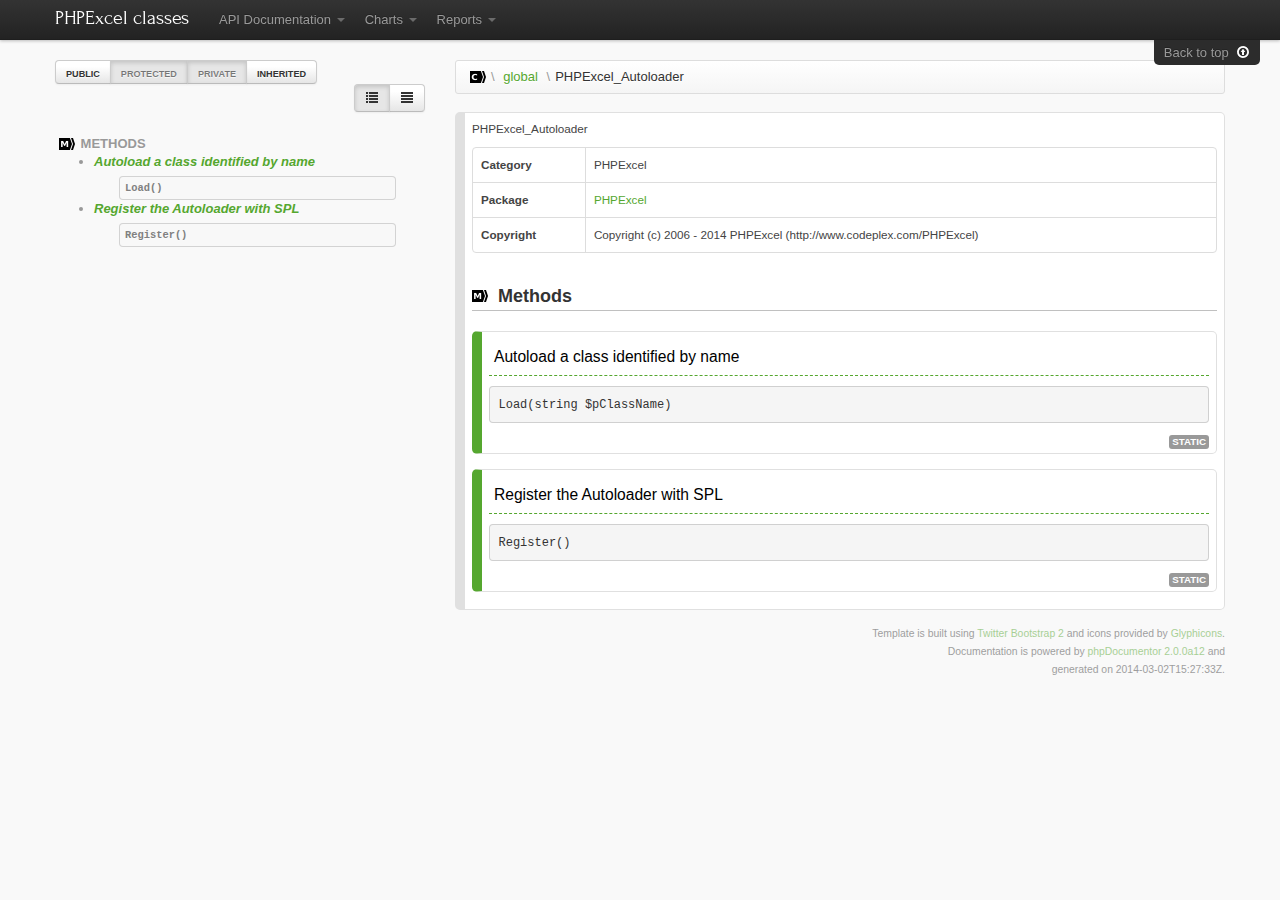
<file: PHPExcel_1.8.0_doc/Documentation/API/classes/PHPExcel_Autoloader.html>
<!DOCTYPE html><html lang="en">
<head>
<meta http-equiv="Content-Type" content="text/html; charset=UTF-8">
<meta name="viewport" content="width=device-width; initial-scale=1.0; maximum-scale=1.0; user-scalable=0;">
<meta charset="utf-8">
<title>PHPExcel classes » \PHPExcel_Autoloader</title>
<meta name="author" content="Mike van Riel">
<meta name="description" content="">
<link href="../css/template.css" rel="stylesheet" media="all">
<script src="../js/jquery-1.7.1.min.js" type="text/javascript"></script><script src="../js/jquery-ui-1.8.2.custom.min.js" type="text/javascript"></script><script src="../js/jquery.mousewheel.min.js" type="text/javascript"></script><script src="../js/bootstrap.js" type="text/javascript"></script><script src="../js/template.js" type="text/javascript"></script><script src="../js/prettify/prettify.min.js" type="text/javascript"></script><link rel="shortcut icon" href="../img/favicon.ico">
<link rel="apple-touch-icon" href="../img/apple-touch-icon.png">
<link rel="apple-touch-icon" sizes="72x72" href="../img/apple-touch-icon-72x72.png">
<link rel="apple-touch-icon" sizes="114x114" href="../img/apple-touch-icon-114x114.png">
</head>
<body>
<div class="navbar navbar-fixed-top">
<div class="navbar-inner"><div class="container">
<a class="btn btn-navbar" data-toggle="collapse" data-target=".nav-collapse"><span class="icon-bar"></span><span class="icon-bar"></span><span class="icon-bar"></span></a><a class="brand" href="../index.html">PHPExcel classes</a><div class="nav-collapse"><ul class="nav">
<li class="dropdown">
<a href="#api" class="dropdown-toggle" data-toggle="dropdown">
                                    API Documentation <b class="caret"></b></a><ul class="dropdown-menu">
<li><a>Packages</a></li>
<li><a href="../packages/Default.html"><i class="icon-folder-open"></i> Default</a></li>
<li><a href="../packages/JAMA.html"><i class="icon-folder-open"></i> JAMA</a></li>
<li><a href="../packages/JAMA%0D%0ACholesky%20decomposition%20class%0D%0AFor%20a%20symmetric,%20positive%20definite%20matrix%20A,%20the%20Cholesky%20decomposition%0D%0Ais%20an%20lower%20triangular%20matrix%20L%20so%20that%20A%20=%20L*L'.html"><i class="icon-folder-open"></i> JAMA
Cholesky decomposition class
For a symmetric, positive definite matrix A, the Cholesky decomposition
is an lower triangular matrix L so that A = L*L'</a></li>
<li><a href="../packages/JAMA%0D%0AClass%20to%20obtain%20eigenvalues%20and%20eigenvectors%20of%20a%20real%20matrix.html"><i class="icon-folder-open"></i> JAMA
Class to obtain eigenvalues and eigenvectors of a real matrix</a></li>
<li><a href="../packages/JAMA%0D%0AError%20handling.html"><i class="icon-folder-open"></i> JAMA
Error handling</a></li>
<li><a href="../packages/JAMA%0D%0AFor%20an%20m-by-n%20matrix%20A%20with%20m%20&gt;=%20n,%20the%20LU%20decomposition%20is%20an%20m-by-n%0D%0Aunit%20lower%20triangular%20matrix%20L,%20an%20n-by-n%20upper%20triangular%20matrix%20U,%0D%0Aand%20a%20permutation%20vector%20piv%20of%20length%20m%20so%20that%20A(piv,:)%20=%20L*U.html"><i class="icon-folder-open"></i> JAMA
For an m-by-n matrix A with m &gt;= n, the LU decomposition is an m-by-n
unit lower triangular matrix L, an n-by-n upper triangular matrix U,
and a permutation vector piv of length m so that A(piv,:) = L*U</a></li>
<li><a href="../packages/JAMA%0D%0AFor%20an%20m-by-n%20matrix%20A%20with%20m%20&gt;=%20n,%20the%20QR%20decomposition%20is%20an%20m-by-n%0D%0Aorthogonal%20matrix%20Q%20and%20an%20n-by-n%20upper%20triangular%20matrix%20R%20so%20that%0D%0AA%20=%20Q*R.html"><i class="icon-folder-open"></i> JAMA
For an m-by-n matrix A with m &gt;= n, the QR decomposition is an m-by-n
orthogonal matrix Q and an n-by-n upper triangular matrix R so that
A = Q*R</a></li>
<li><a href="../packages/JAMA%0D%0AFor%20an%20m-by-n%20matrix%20A%20with%20m%20&gt;=%20n,%20the%20singular%20value%20decomposition%20is%0D%0Aan%20m-by-n%20orthogonal%20matrix%20U,%20an%20n-by-n%20diagonal%20matrix%20S,%20and%0D%0Aan%20n-by-n%20orthogonal%20matrix%20V%20so%20that%20A%20=%20U*S*V'.html"><i class="icon-folder-open"></i> JAMA
For an m-by-n matrix A with m &gt;= n, the singular value decomposition is
an m-by-n orthogonal matrix U, an n-by-n diagonal matrix S, and
an n-by-n orthogonal matrix V so that A = U*S*V'</a></li>
<li><a href="../packages/JAMA%0D%0APythagorean%20Theorem:%0D%0Aa%20=%203%0D%0Ab%20=%204%0D%0Ar%20=%20sqrt(square(a)%20+%20square(b))%0D%0Ar%20=%205%0D%0Ar%20=%20sqrt(a%5E2%20+%20b%5E2)%20without%20under.overflow.html"><i class="icon-folder-open"></i> JAMA
Pythagorean Theorem:
a = 3
b = 4
r = sqrt(square(a) + square(b))
r = 5
r = sqrt(a^2 + b^2) without under/overflow</a></li>
<li><a href="../packages/PHPExcel.html"><i class="icon-folder-open"></i> PHPExcel</a></li>
</ul>
</li>
<li class="dropdown" id="charts-menu">
<a href="#charts" class="dropdown-toggle" data-toggle="dropdown">
                                    Charts <b class="caret"></b></a><ul class="dropdown-menu"><li><a href="../graph_class.html"><i class="icon-list-alt"></i> Class hierarchy diagram</a></li></ul>
</li>
<li class="dropdown" id="reports-menu">
<a href="#reports" class="dropdown-toggle" data-toggle="dropdown">
                                    Reports <b class="caret"></b></a><ul class="dropdown-menu">
<li><a href="../errors.html"><i class="icon-remove-sign"></i> Errors 
                <span class="label label-info">551</span></a></li>
<li><a href="../markers.html"><i class="icon-map-marker"></i> Markers 
                <ul>
<li>todo 
                <span class="label label-info">19</span>
</li>
<li>fixme 
                <span class="label label-info">10</span>
</li>
</ul></a></li>
<li><a href="../deprecated.html"><i class="icon-stop"></i> Deprecated elements 
                <span class="label label-info">12</span></a></li>
</ul>
</li>
</ul></div>
</div></div>
<div class="go_to_top"><a href="#___" style="color: inherit">Back to top  <i class="icon-upload icon-white"></i></a></div>
</div>
<div id="___" class="container">
<noscript><div class="alert alert-warning">
                            Javascript is disabled; several features are only available
                            if Javascript is enabled.
                        </div></noscript>
<div class="row">
<div class="span4">
<span class="btn-group visibility" data-toggle="buttons-checkbox"><button class="btn public active" title="Show public elements">Public</button><button class="btn protected" title="Show protected elements">Protected</button><button class="btn private" title="Show private elements">Private</button><button class="btn inherited active" title="Show inherited elements">Inherited</button></span><div class="btn-group view pull-right" data-toggle="buttons-radio">
<button class="btn details" title="Show descriptions and method names"><i class="icon-list"></i></button><button class="btn simple" title="Show only method names"><i class="icon-align-justify"></i></button>
</div>
<ul class="side-nav nav nav-list"><li class="nav-header">
<i class="icon-custom icon-method"></i> Methods
                    <ul>
<li class="method public "><a href="#method_Load" title="Load :: Autoload a class identified by name"><span class="description">Autoload a class identified by name</span><pre>Load()</pre></a></li>
<li class="method public "><a href="#method_Register" title="Register :: Register the Autoloader with SPL"><span class="description">Register the Autoloader with SPL</span><pre>Register()</pre></a></li>
</ul>
</li></ul>
</div>
<div class="span8">
<a id="\PHPExcel_Autoloader"></a><ul class="breadcrumb">
<li>
<a href="../index.html"><i class="icon-custom icon-class"></i></a><span class="divider">\</span>
</li>
<li><a href="../namespaces/global.html">global</a></li>
<li class="active">
<span class="divider">\</span><a href="../classes/PHPExcel_Autoloader.html">PHPExcel_Autoloader</a>
</li>
</ul>
<div class="element class">
<p class="short_description">PHPExcel_Autoloader</p>
<div class="details">
<div class="long_description"></div>
<table class="table table-bordered">
<tr>
<th>category</th>
<td>PHPExcel</td>
</tr>
<tr>
<th>package</th>
<td><a href="../packages/PHPExcel.html">PHPExcel</a></td>
</tr>
<tr>
<th>copyright</th>
<td>Copyright (c) 2006 - 2014 PHPExcel (http://www.codeplex.com/PHPExcel)</td>
</tr>
</table>
<h3>
<i class="icon-custom icon-method"></i> Methods</h3>
<a id="method_Load"></a><div class="element clickable method public method_Load" data-toggle="collapse" data-target=".method_Load .collapse">
<h2>Autoload a class identified by name</h2>
<pre>Load(string $pClassName) </pre>
<div class="labels"><span class="label">Static</span></div>
<div class="row collapse"><div class="detail-description">
<div class="long_description"></div>
<h3>Parameters</h3>
<div class="subelement argument">
<h4>$pClassName</h4>
<code>string</code><p>Name of the object to load</p></div>
</div></div>
</div>
<a id="method_Register"></a><div class="element clickable method public method_Register" data-toggle="collapse" data-target=".method_Register .collapse">
<h2>Register the Autoloader with SPL</h2>
<pre>Register() </pre>
<div class="labels"><span class="label">Static</span></div>
<div class="row collapse"><div class="detail-description"><div class="long_description"></div></div></div>
</div>
</div>
</div>
</div>
</div>
<div class="row"><footer class="span12">
            Template is built using <a href="http://twitter.github.com/bootstrap/">Twitter Bootstrap 2</a> and icons provided by <a href="http://glyphicons.com/">Glyphicons</a>.<br>
            Documentation is powered by <a href="http://www.phpdoc.org/">phpDocumentor 2.0.0a12</a> and<br>
            generated on 2014-03-02T15:27:33Z.<br></footer></div>
</div>
</body>
</html>
</file>
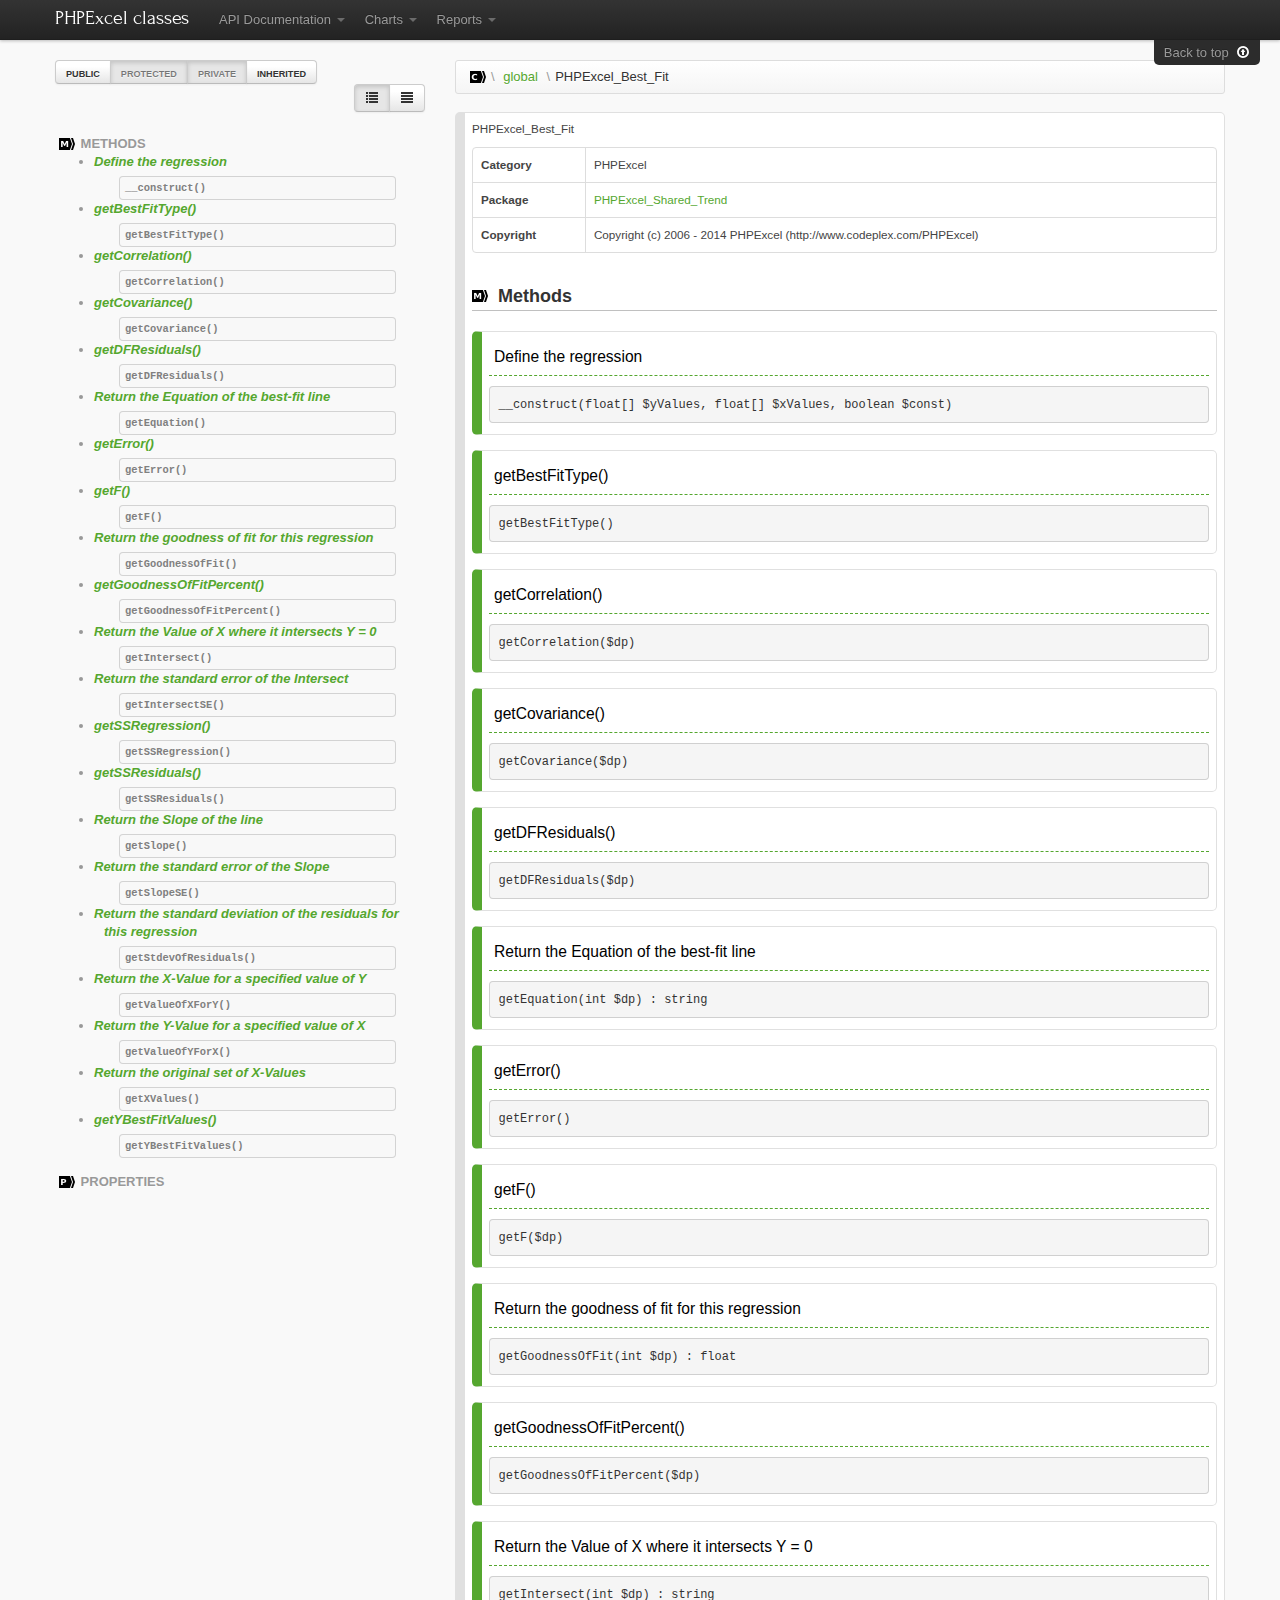
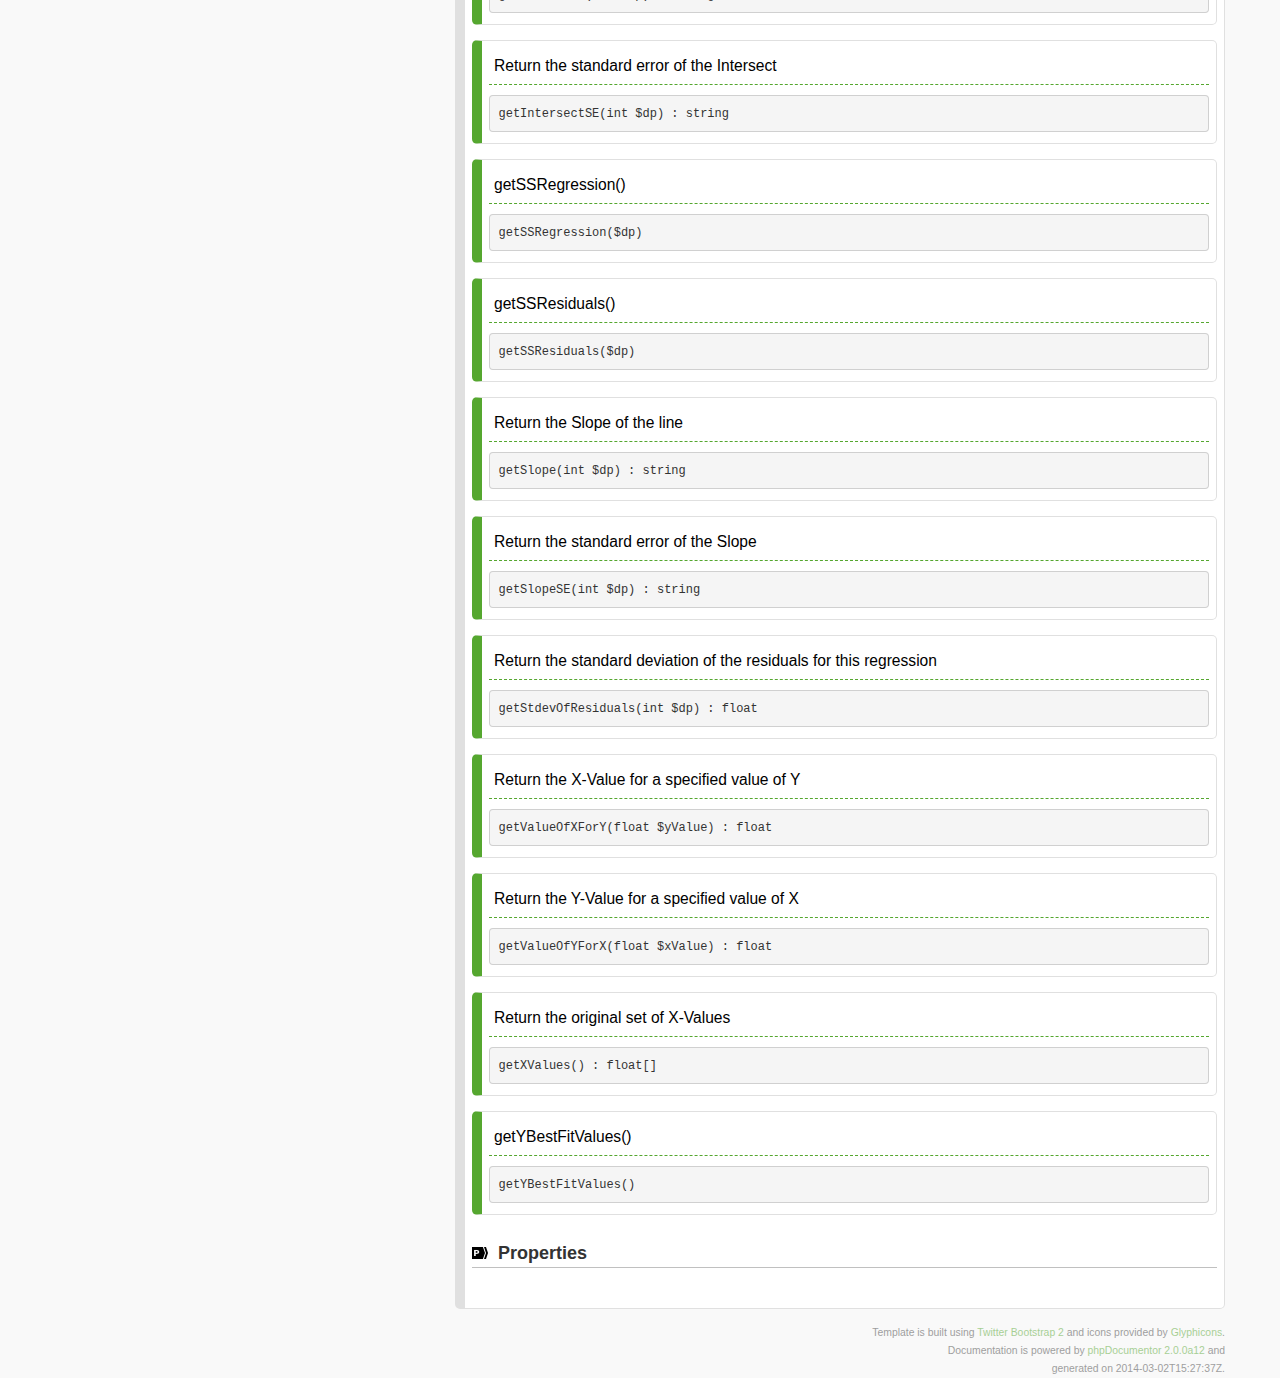
<file: PHPExcel_1.8.0_doc/Documentation/API/classes/PHPExcel_Best_Fit.html>
<!DOCTYPE html><html lang="en">
<head>
<meta http-equiv="Content-Type" content="text/html; charset=UTF-8">
<meta name="viewport" content="width=device-width; initial-scale=1.0; maximum-scale=1.0; user-scalable=0;">
<meta charset="utf-8">
<title>PHPExcel classes » \PHPExcel_Best_Fit</title>
<meta name="author" content="Mike van Riel">
<meta name="description" content="">
<link href="../css/template.css" rel="stylesheet" media="all">
<script src="../js/jquery-1.7.1.min.js" type="text/javascript"></script><script src="../js/jquery-ui-1.8.2.custom.min.js" type="text/javascript"></script><script src="../js/jquery.mousewheel.min.js" type="text/javascript"></script><script src="../js/bootstrap.js" type="text/javascript"></script><script src="../js/template.js" type="text/javascript"></script><script src="../js/prettify/prettify.min.js" type="text/javascript"></script><link rel="shortcut icon" href="../img/favicon.ico">
<link rel="apple-touch-icon" href="../img/apple-touch-icon.png">
<link rel="apple-touch-icon" sizes="72x72" href="../img/apple-touch-icon-72x72.png">
<link rel="apple-touch-icon" sizes="114x114" href="../img/apple-touch-icon-114x114.png">
</head>
<body>
<div class="navbar navbar-fixed-top">
<div class="navbar-inner"><div class="container">
<a class="btn btn-navbar" data-toggle="collapse" data-target=".nav-collapse"><span class="icon-bar"></span><span class="icon-bar"></span><span class="icon-bar"></span></a><a class="brand" href="../index.html">PHPExcel classes</a><div class="nav-collapse"><ul class="nav">
<li class="dropdown">
<a href="#api" class="dropdown-toggle" data-toggle="dropdown">
                                    API Documentation <b class="caret"></b></a><ul class="dropdown-menu">
<li><a>Packages</a></li>
<li><a href="../packages/Default.html"><i class="icon-folder-open"></i> Default</a></li>
<li><a href="../packages/JAMA.html"><i class="icon-folder-open"></i> JAMA</a></li>
<li><a href="../packages/JAMA%0D%0ACholesky%20decomposition%20class%0D%0AFor%20a%20symmetric,%20positive%20definite%20matrix%20A,%20the%20Cholesky%20decomposition%0D%0Ais%20an%20lower%20triangular%20matrix%20L%20so%20that%20A%20=%20L*L'.html"><i class="icon-folder-open"></i> JAMA
Cholesky decomposition class
For a symmetric, positive definite matrix A, the Cholesky decomposition
is an lower triangular matrix L so that A = L*L'</a></li>
<li><a href="../packages/JAMA%0D%0AClass%20to%20obtain%20eigenvalues%20and%20eigenvectors%20of%20a%20real%20matrix.html"><i class="icon-folder-open"></i> JAMA
Class to obtain eigenvalues and eigenvectors of a real matrix</a></li>
<li><a href="../packages/JAMA%0D%0AError%20handling.html"><i class="icon-folder-open"></i> JAMA
Error handling</a></li>
<li><a href="../packages/JAMA%0D%0AFor%20an%20m-by-n%20matrix%20A%20with%20m%20&gt;=%20n,%20the%20LU%20decomposition%20is%20an%20m-by-n%0D%0Aunit%20lower%20triangular%20matrix%20L,%20an%20n-by-n%20upper%20triangular%20matrix%20U,%0D%0Aand%20a%20permutation%20vector%20piv%20of%20length%20m%20so%20that%20A(piv,:)%20=%20L*U.html"><i class="icon-folder-open"></i> JAMA
For an m-by-n matrix A with m &gt;= n, the LU decomposition is an m-by-n
unit lower triangular matrix L, an n-by-n upper triangular matrix U,
and a permutation vector piv of length m so that A(piv,:) = L*U</a></li>
<li><a href="../packages/JAMA%0D%0AFor%20an%20m-by-n%20matrix%20A%20with%20m%20&gt;=%20n,%20the%20QR%20decomposition%20is%20an%20m-by-n%0D%0Aorthogonal%20matrix%20Q%20and%20an%20n-by-n%20upper%20triangular%20matrix%20R%20so%20that%0D%0AA%20=%20Q*R.html"><i class="icon-folder-open"></i> JAMA
For an m-by-n matrix A with m &gt;= n, the QR decomposition is an m-by-n
orthogonal matrix Q and an n-by-n upper triangular matrix R so that
A = Q*R</a></li>
<li><a href="../packages/JAMA%0D%0AFor%20an%20m-by-n%20matrix%20A%20with%20m%20&gt;=%20n,%20the%20singular%20value%20decomposition%20is%0D%0Aan%20m-by-n%20orthogonal%20matrix%20U,%20an%20n-by-n%20diagonal%20matrix%20S,%20and%0D%0Aan%20n-by-n%20orthogonal%20matrix%20V%20so%20that%20A%20=%20U*S*V'.html"><i class="icon-folder-open"></i> JAMA
For an m-by-n matrix A with m &gt;= n, the singular value decomposition is
an m-by-n orthogonal matrix U, an n-by-n diagonal matrix S, and
an n-by-n orthogonal matrix V so that A = U*S*V'</a></li>
<li><a href="../packages/JAMA%0D%0APythagorean%20Theorem:%0D%0Aa%20=%203%0D%0Ab%20=%204%0D%0Ar%20=%20sqrt(square(a)%20+%20square(b))%0D%0Ar%20=%205%0D%0Ar%20=%20sqrt(a%5E2%20+%20b%5E2)%20without%20under.overflow.html"><i class="icon-folder-open"></i> JAMA
Pythagorean Theorem:
a = 3
b = 4
r = sqrt(square(a) + square(b))
r = 5
r = sqrt(a^2 + b^2) without under/overflow</a></li>
<li><a href="../packages/PHPExcel.html"><i class="icon-folder-open"></i> PHPExcel</a></li>
</ul>
</li>
<li class="dropdown" id="charts-menu">
<a href="#charts" class="dropdown-toggle" data-toggle="dropdown">
                                    Charts <b class="caret"></b></a><ul class="dropdown-menu"><li><a href="../graph_class.html"><i class="icon-list-alt"></i> Class hierarchy diagram</a></li></ul>
</li>
<li class="dropdown" id="reports-menu">
<a href="#reports" class="dropdown-toggle" data-toggle="dropdown">
                                    Reports <b class="caret"></b></a><ul class="dropdown-menu">
<li><a href="../errors.html"><i class="icon-remove-sign"></i> Errors 
                <span class="label label-info">551</span></a></li>
<li><a href="../markers.html"><i class="icon-map-marker"></i> Markers 
                <ul>
<li>todo 
                <span class="label label-info">19</span>
</li>
<li>fixme 
                <span class="label label-info">10</span>
</li>
</ul></a></li>
<li><a href="../deprecated.html"><i class="icon-stop"></i> Deprecated elements 
                <span class="label label-info">12</span></a></li>
</ul>
</li>
</ul></div>
</div></div>
<div class="go_to_top"><a href="#___" style="color: inherit">Back to top  <i class="icon-upload icon-white"></i></a></div>
</div>
<div id="___" class="container">
<noscript><div class="alert alert-warning">
                            Javascript is disabled; several features are only available
                            if Javascript is enabled.
                        </div></noscript>
<div class="row">
<div class="span4">
<span class="btn-group visibility" data-toggle="buttons-checkbox"><button class="btn public active" title="Show public elements">Public</button><button class="btn protected" title="Show protected elements">Protected</button><button class="btn private" title="Show private elements">Private</button><button class="btn inherited active" title="Show inherited elements">Inherited</button></span><div class="btn-group view pull-right" data-toggle="buttons-radio">
<button class="btn details" title="Show descriptions and method names"><i class="icon-list"></i></button><button class="btn simple" title="Show only method names"><i class="icon-align-justify"></i></button>
</div>
<ul class="side-nav nav nav-list">
<li class="nav-header">
<i class="icon-custom icon-method"></i> Methods
                    <ul>
<li class="method public "><a href="#method___construct" title="__construct :: Define the regression"><span class="description">Define the regression</span><pre>__construct()</pre></a></li>
<li class="method public "><a href="#method_getBestFitType" title="getBestFitType :: "><span class="description">getBestFitType()
        </span><pre>getBestFitType()</pre></a></li>
<li class="method public "><a href="#method_getCorrelation" title="getCorrelation :: "><span class="description">getCorrelation()
        </span><pre>getCorrelation()</pre></a></li>
<li class="method public "><a href="#method_getCovariance" title="getCovariance :: "><span class="description">getCovariance()
        </span><pre>getCovariance()</pre></a></li>
<li class="method public "><a href="#method_getDFResiduals" title="getDFResiduals :: "><span class="description">getDFResiduals()
        </span><pre>getDFResiduals()</pre></a></li>
<li class="method public "><a href="#method_getEquation" title="getEquation :: Return the Equation of the best-fit line"><span class="description">Return the Equation of the best-fit line</span><pre>getEquation()</pre></a></li>
<li class="method public "><a href="#method_getError" title="getError :: "><span class="description">getError()
        </span><pre>getError()</pre></a></li>
<li class="method public "><a href="#method_getF" title="getF :: "><span class="description">getF()
        </span><pre>getF()</pre></a></li>
<li class="method public "><a href="#method_getGoodnessOfFit" title="getGoodnessOfFit :: Return the goodness of fit for this regression"><span class="description">Return the goodness of fit for this regression</span><pre>getGoodnessOfFit()</pre></a></li>
<li class="method public "><a href="#method_getGoodnessOfFitPercent" title="getGoodnessOfFitPercent :: "><span class="description">getGoodnessOfFitPercent()
        </span><pre>getGoodnessOfFitPercent()</pre></a></li>
<li class="method public "><a href="#method_getIntersect" title="getIntersect :: Return the Value of X where it intersects Y = 0"><span class="description">Return the Value of X where it intersects Y = 0</span><pre>getIntersect()</pre></a></li>
<li class="method public "><a href="#method_getIntersectSE" title="getIntersectSE :: Return the standard error of the Intersect"><span class="description">Return the standard error of the Intersect</span><pre>getIntersectSE()</pre></a></li>
<li class="method public "><a href="#method_getSSRegression" title="getSSRegression :: "><span class="description">getSSRegression()
        </span><pre>getSSRegression()</pre></a></li>
<li class="method public "><a href="#method_getSSResiduals" title="getSSResiduals :: "><span class="description">getSSResiduals()
        </span><pre>getSSResiduals()</pre></a></li>
<li class="method public "><a href="#method_getSlope" title="getSlope :: Return the Slope of the line"><span class="description">Return the Slope of the line</span><pre>getSlope()</pre></a></li>
<li class="method public "><a href="#method_getSlopeSE" title="getSlopeSE :: Return the standard error of the Slope"><span class="description">Return the standard error of the Slope</span><pre>getSlopeSE()</pre></a></li>
<li class="method public "><a href="#method_getStdevOfResiduals" title="getStdevOfResiduals :: Return the standard deviation of the residuals for this regression"><span class="description">Return the standard deviation of the residuals for this regression</span><pre>getStdevOfResiduals()</pre></a></li>
<li class="method public "><a href="#method_getValueOfXForY" title="getValueOfXForY :: Return the X-Value for a specified value of Y"><span class="description">Return the X-Value for a specified value of Y</span><pre>getValueOfXForY()</pre></a></li>
<li class="method public "><a href="#method_getValueOfYForX" title="getValueOfYForX :: Return the Y-Value for a specified value of X"><span class="description">Return the Y-Value for a specified value of X</span><pre>getValueOfYForX()</pre></a></li>
<li class="method public "><a href="#method_getXValues" title="getXValues :: Return the original set of X-Values"><span class="description">Return the original set of X-Values</span><pre>getXValues()</pre></a></li>
<li class="method public "><a href="#method_getYBestFitValues" title="getYBestFitValues :: "><span class="description">getYBestFitValues()
        </span><pre>getYBestFitValues()</pre></a></li>
</ul>
</li>
<li class="nav-header protected">» Protected
                    <ul>
<li class="method protected "><a href="#method__calculateGoodnessOfFit" title="_calculateGoodnessOfFit :: "><span class="description">_calculateGoodnessOfFit()
        </span><pre>_calculateGoodnessOfFit()</pre></a></li>
<li class="method protected "><a href="#method__leastSquareFit" title="_leastSquareFit :: "><span class="description">_leastSquareFit()
        </span><pre>_leastSquareFit()</pre></a></li>
</ul>
</li>
<li class="nav-header">
<i class="icon-custom icon-property"></i> Properties
                    <ul></ul>
</li>
<li class="nav-header protected">» Protected
                    <ul>
<li class="property protected "><a href="#property__DFResiduals" title="$_DFResiduals :: "><span class="description"></span><pre>$_DFResiduals</pre></a></li>
<li class="property protected "><a href="#property__F" title="$_F :: "><span class="description"></span><pre>$_F</pre></a></li>
<li class="property protected "><a href="#property__SSRegression" title="$_SSRegression :: "><span class="description"></span><pre>$_SSRegression</pre></a></li>
<li class="property protected "><a href="#property__SSResiduals" title="$_SSResiduals :: "><span class="description"></span><pre>$_SSResiduals</pre></a></li>
<li class="property protected "><a href="#property__Xoffset" title="$_Xoffset :: "><span class="description"></span><pre>$_Xoffset</pre></a></li>
<li class="property protected "><a href="#property__Yoffset" title="$_Yoffset :: "><span class="description"></span><pre>$_Yoffset</pre></a></li>
<li class="property protected "><a href="#property__adjustToZero" title="$_adjustToZero :: Flag indicating whether values should be adjusted to Y=0"><span class="description"></span><pre>$_adjustToZero</pre></a></li>
<li class="property protected "><a href="#property__bestFitType" title="$_bestFitType :: Algorithm type to use for best-fit"><span class="description"></span><pre>$_bestFitType</pre></a></li>
<li class="property protected "><a href="#property__correlation" title="$_correlation :: "><span class="description"></span><pre>$_correlation</pre></a></li>
<li class="property protected "><a href="#property__covariance" title="$_covariance :: "><span class="description"></span><pre>$_covariance</pre></a></li>
<li class="property protected "><a href="#property__error" title="$_error :: Indicator flag for a calculation error"><span class="description"></span><pre>$_error</pre></a></li>
<li class="property protected "><a href="#property__goodnessOfFit" title="$_goodnessOfFit :: "><span class="description"></span><pre>$_goodnessOfFit</pre></a></li>
<li class="property protected "><a href="#property__intersect" title="$_intersect :: "><span class="description"></span><pre>$_intersect</pre></a></li>
<li class="property protected "><a href="#property__intersectSE" title="$_intersectSE :: "><span class="description"></span><pre>$_intersectSE</pre></a></li>
<li class="property protected "><a href="#property__slope" title="$_slope :: "><span class="description"></span><pre>$_slope</pre></a></li>
<li class="property protected "><a href="#property__slopeSE" title="$_slopeSE :: "><span class="description"></span><pre>$_slopeSE</pre></a></li>
<li class="property protected "><a href="#property__stdevOfResiduals" title="$_stdevOfResiduals :: "><span class="description"></span><pre>$_stdevOfResiduals</pre></a></li>
<li class="property protected "><a href="#property__valueCount" title="$_valueCount :: Number of entries in the sets of x- and y-value arrays"><span class="description"></span><pre>$_valueCount</pre></a></li>
<li class="property protected "><a href="#property__xValues" title="$_xValues :: X-value dataseries of values"><span class="description"></span><pre>$_xValues</pre></a></li>
<li class="property protected "><a href="#property__yBestFitValues" title="$_yBestFitValues :: Y-value series of best-fit values"><span class="description"></span><pre>$_yBestFitValues</pre></a></li>
<li class="property protected "><a href="#property__yValues" title="$_yValues :: Y-value dataseries of values"><span class="description"></span><pre>$_yValues</pre></a></li>
</ul>
</li>
</ul>
</div>
<div class="span8">
<a id="\PHPExcel_Best_Fit"></a><ul class="breadcrumb">
<li>
<a href="../index.html"><i class="icon-custom icon-class"></i></a><span class="divider">\</span>
</li>
<li><a href="../namespaces/global.html">global</a></li>
<li class="active">
<span class="divider">\</span><a href="../classes/PHPExcel_Best_Fit.html">PHPExcel_Best_Fit</a>
</li>
</ul>
<div class="element class">
<p class="short_description">PHPExcel_Best_Fit</p>
<div class="details">
<div class="long_description"></div>
<table class="table table-bordered">
<tr>
<th>category</th>
<td>PHPExcel</td>
</tr>
<tr>
<th>package</th>
<td><a href="../packages/PHPExcel.Shared.Trend.html">PHPExcel_Shared_Trend</a></td>
</tr>
<tr>
<th>copyright</th>
<td>Copyright (c) 2006 - 2014 PHPExcel (http://www.codeplex.com/PHPExcel)</td>
</tr>
</table>
<h3>
<i class="icon-custom icon-method"></i> Methods</h3>
<a id="method___construct"></a><div class="element clickable method public method___construct" data-toggle="collapse" data-target=".method___construct .collapse">
<h2>Define the regression</h2>
<pre>__construct(float[] $yValues, float[] $xValues, boolean $const) </pre>
<div class="labels"></div>
<div class="row collapse"><div class="detail-description">
<div class="long_description"></div>
<h3>Parameters</h3>
<div class="subelement argument">
<h4>$yValues</h4>
<code>float[]</code><p>The set of Y-values for this regression</p>
</div>
<div class="subelement argument">
<h4>$xValues</h4>
<code>float[]</code><p>The set of X-values for this regression</p>
</div>
<div class="subelement argument">
<h4>$const</h4>
<code>boolean</code>
</div>
</div></div>
</div>
<a id="method_getBestFitType"></a><div class="element clickable method public method_getBestFitType" data-toggle="collapse" data-target=".method_getBestFitType .collapse">
<h2>getBestFitType()
        </h2>
<pre>getBestFitType() </pre>
<div class="labels"></div>
<div class="row collapse"><div class="detail-description"><div class="long_description"></div></div></div>
</div>
<a id="method_getCorrelation"></a><div class="element clickable method public method_getCorrelation" data-toggle="collapse" data-target=".method_getCorrelation .collapse">
<h2>getCorrelation()
        </h2>
<pre>getCorrelation($dp) </pre>
<div class="labels"></div>
<div class="row collapse"><div class="detail-description">
<div class="long_description"></div>
<h3>Parameters</h3>
<div class="subelement argument"><h4>$dp</h4></div>
</div></div>
</div>
<a id="method_getCovariance"></a><div class="element clickable method public method_getCovariance" data-toggle="collapse" data-target=".method_getCovariance .collapse">
<h2>getCovariance()
        </h2>
<pre>getCovariance($dp) </pre>
<div class="labels"></div>
<div class="row collapse"><div class="detail-description">
<div class="long_description"></div>
<h3>Parameters</h3>
<div class="subelement argument"><h4>$dp</h4></div>
</div></div>
</div>
<a id="method_getDFResiduals"></a><div class="element clickable method public method_getDFResiduals" data-toggle="collapse" data-target=".method_getDFResiduals .collapse">
<h2>getDFResiduals()
        </h2>
<pre>getDFResiduals($dp) </pre>
<div class="labels"></div>
<div class="row collapse"><div class="detail-description">
<div class="long_description"></div>
<h3>Parameters</h3>
<div class="subelement argument"><h4>$dp</h4></div>
</div></div>
</div>
<a id="method_getEquation"></a><div class="element clickable method public method_getEquation" data-toggle="collapse" data-target=".method_getEquation .collapse">
<h2>Return the Equation of the best-fit line</h2>
<pre>getEquation(int $dp) : string</pre>
<div class="labels"></div>
<div class="row collapse"><div class="detail-description">
<div class="long_description"></div>
<h3>Parameters</h3>
<div class="subelement argument">
<h4>$dp</h4>
<code>int</code><p>Number of places of decimal precision to display</p></div>
<h3>Returns</h3>
<div class="subelement response"><code>string</code></div>
</div></div>
</div>
<a id="method_getError"></a><div class="element clickable method public method_getError" data-toggle="collapse" data-target=".method_getError .collapse">
<h2>getError()
        </h2>
<pre>getError() </pre>
<div class="labels"></div>
<div class="row collapse"><div class="detail-description"><div class="long_description"></div></div></div>
</div>
<a id="method_getF"></a><div class="element clickable method public method_getF" data-toggle="collapse" data-target=".method_getF .collapse">
<h2>getF()
        </h2>
<pre>getF($dp) </pre>
<div class="labels"></div>
<div class="row collapse"><div class="detail-description">
<div class="long_description"></div>
<h3>Parameters</h3>
<div class="subelement argument"><h4>$dp</h4></div>
</div></div>
</div>
<a id="method_getGoodnessOfFit"></a><div class="element clickable method public method_getGoodnessOfFit" data-toggle="collapse" data-target=".method_getGoodnessOfFit .collapse">
<h2>Return the goodness of fit for this regression</h2>
<pre>getGoodnessOfFit(int $dp) : float</pre>
<div class="labels"></div>
<div class="row collapse"><div class="detail-description">
<div class="long_description"></div>
<h3>Parameters</h3>
<div class="subelement argument">
<h4>$dp</h4>
<code>int</code><p>Number of places of decimal precision to return</p></div>
<h3>Returns</h3>
<div class="subelement response"><code>float</code></div>
</div></div>
</div>
<a id="method_getGoodnessOfFitPercent"></a><div class="element clickable method public method_getGoodnessOfFitPercent" data-toggle="collapse" data-target=".method_getGoodnessOfFitPercent .collapse">
<h2>getGoodnessOfFitPercent()
        </h2>
<pre>getGoodnessOfFitPercent($dp) </pre>
<div class="labels"></div>
<div class="row collapse"><div class="detail-description">
<div class="long_description"></div>
<h3>Parameters</h3>
<div class="subelement argument"><h4>$dp</h4></div>
</div></div>
</div>
<a id="method_getIntersect"></a><div class="element clickable method public method_getIntersect" data-toggle="collapse" data-target=".method_getIntersect .collapse">
<h2>Return the Value of X where it intersects Y = 0</h2>
<pre>getIntersect(int $dp) : string</pre>
<div class="labels"></div>
<div class="row collapse"><div class="detail-description">
<div class="long_description"></div>
<h3>Parameters</h3>
<div class="subelement argument">
<h4>$dp</h4>
<code>int</code><p>Number of places of decimal precision to display</p></div>
<h3>Returns</h3>
<div class="subelement response"><code>string</code></div>
</div></div>
</div>
<a id="method_getIntersectSE"></a><div class="element clickable method public method_getIntersectSE" data-toggle="collapse" data-target=".method_getIntersectSE .collapse">
<h2>Return the standard error of the Intersect</h2>
<pre>getIntersectSE(int $dp) : string</pre>
<div class="labels"></div>
<div class="row collapse"><div class="detail-description">
<div class="long_description"></div>
<h3>Parameters</h3>
<div class="subelement argument">
<h4>$dp</h4>
<code>int</code><p>Number of places of decimal precision to display</p></div>
<h3>Returns</h3>
<div class="subelement response"><code>string</code></div>
</div></div>
</div>
<a id="method_getSSRegression"></a><div class="element clickable method public method_getSSRegression" data-toggle="collapse" data-target=".method_getSSRegression .collapse">
<h2>getSSRegression()
        </h2>
<pre>getSSRegression($dp) </pre>
<div class="labels"></div>
<div class="row collapse"><div class="detail-description">
<div class="long_description"></div>
<h3>Parameters</h3>
<div class="subelement argument"><h4>$dp</h4></div>
</div></div>
</div>
<a id="method_getSSResiduals"></a><div class="element clickable method public method_getSSResiduals" data-toggle="collapse" data-target=".method_getSSResiduals .collapse">
<h2>getSSResiduals()
        </h2>
<pre>getSSResiduals($dp) </pre>
<div class="labels"></div>
<div class="row collapse"><div class="detail-description">
<div class="long_description"></div>
<h3>Parameters</h3>
<div class="subelement argument"><h4>$dp</h4></div>
</div></div>
</div>
<a id="method_getSlope"></a><div class="element clickable method public method_getSlope" data-toggle="collapse" data-target=".method_getSlope .collapse">
<h2>Return the Slope of the line</h2>
<pre>getSlope(int $dp) : string</pre>
<div class="labels"></div>
<div class="row collapse"><div class="detail-description">
<div class="long_description"></div>
<h3>Parameters</h3>
<div class="subelement argument">
<h4>$dp</h4>
<code>int</code><p>Number of places of decimal precision to display</p></div>
<h3>Returns</h3>
<div class="subelement response"><code>string</code></div>
</div></div>
</div>
<a id="method_getSlopeSE"></a><div class="element clickable method public method_getSlopeSE" data-toggle="collapse" data-target=".method_getSlopeSE .collapse">
<h2>Return the standard error of the Slope</h2>
<pre>getSlopeSE(int $dp) : string</pre>
<div class="labels"></div>
<div class="row collapse"><div class="detail-description">
<div class="long_description"></div>
<h3>Parameters</h3>
<div class="subelement argument">
<h4>$dp</h4>
<code>int</code><p>Number of places of decimal precision to display</p></div>
<h3>Returns</h3>
<div class="subelement response"><code>string</code></div>
</div></div>
</div>
<a id="method_getStdevOfResiduals"></a><div class="element clickable method public method_getStdevOfResiduals" data-toggle="collapse" data-target=".method_getStdevOfResiduals .collapse">
<h2>Return the standard deviation of the residuals for this regression</h2>
<pre>getStdevOfResiduals(int $dp) : float</pre>
<div class="labels"></div>
<div class="row collapse"><div class="detail-description">
<div class="long_description"></div>
<h3>Parameters</h3>
<div class="subelement argument">
<h4>$dp</h4>
<code>int</code><p>Number of places of decimal precision to return</p></div>
<h3>Returns</h3>
<div class="subelement response"><code>float</code></div>
</div></div>
</div>
<a id="method_getValueOfXForY"></a><div class="element clickable method public method_getValueOfXForY" data-toggle="collapse" data-target=".method_getValueOfXForY .collapse">
<h2>Return the X-Value for a specified value of Y</h2>
<pre>getValueOfXForY(float $yValue) : float</pre>
<div class="labels"></div>
<div class="row collapse"><div class="detail-description">
<div class="long_description"></div>
<h3>Parameters</h3>
<div class="subelement argument">
<h4>$yValue</h4>
<code>float</code><p>Y-Value</p>
</div>
<h3>Returns</h3>
<div class="subelement response">
<code>float</code>X-Value</div>
</div></div>
</div>
<a id="method_getValueOfYForX"></a><div class="element clickable method public method_getValueOfYForX" data-toggle="collapse" data-target=".method_getValueOfYForX .collapse">
<h2>Return the Y-Value for a specified value of X</h2>
<pre>getValueOfYForX(float $xValue) : float</pre>
<div class="labels"></div>
<div class="row collapse"><div class="detail-description">
<div class="long_description"></div>
<h3>Parameters</h3>
<div class="subelement argument">
<h4>$xValue</h4>
<code>float</code><p>X-Value</p>
</div>
<h3>Returns</h3>
<div class="subelement response">
<code>float</code>Y-Value</div>
</div></div>
</div>
<a id="method_getXValues"></a><div class="element clickable method public method_getXValues" data-toggle="collapse" data-target=".method_getXValues .collapse">
<h2>Return the original set of X-Values</h2>
<pre>getXValues() : float[]</pre>
<div class="labels"></div>
<div class="row collapse"><div class="detail-description">
<div class="long_description"></div>
<h3>Returns</h3>
<div class="subelement response">
<code>float[]</code>X-Values</div>
</div></div>
</div>
<a id="method_getYBestFitValues"></a><div class="element clickable method public method_getYBestFitValues" data-toggle="collapse" data-target=".method_getYBestFitValues .collapse">
<h2>getYBestFitValues()
        </h2>
<pre>getYBestFitValues() </pre>
<div class="labels"></div>
<div class="row collapse"><div class="detail-description"><div class="long_description"></div></div></div>
</div>
<a id="method__calculateGoodnessOfFit"></a><div class="element clickable method protected method__calculateGoodnessOfFit" data-toggle="collapse" data-target=".method__calculateGoodnessOfFit .collapse">
<h2>_calculateGoodnessOfFit()
        </h2>
<pre>_calculateGoodnessOfFit($sumX, $sumY, $sumX2, $sumY2, $sumXY, $meanX, $meanY, $const) </pre>
<div class="labels"></div>
<div class="row collapse"><div class="detail-description">
<div class="long_description"></div>
<h3>Parameters</h3>
<div class="subelement argument"><h4>$sumX</h4></div>
<div class="subelement argument"><h4>$sumY</h4></div>
<div class="subelement argument"><h4>$sumX2</h4></div>
<div class="subelement argument"><h4>$sumY2</h4></div>
<div class="subelement argument"><h4>$sumXY</h4></div>
<div class="subelement argument"><h4>$meanX</h4></div>
<div class="subelement argument"><h4>$meanY</h4></div>
<div class="subelement argument"><h4>$const</h4></div>
</div></div>
</div>
<a id="method__leastSquareFit"></a><div class="element clickable method protected method__leastSquareFit" data-toggle="collapse" data-target=".method__leastSquareFit .collapse">
<h2>_leastSquareFit()
        </h2>
<pre>_leastSquareFit($yValues, $xValues, $const) </pre>
<div class="labels"></div>
<div class="row collapse"><div class="detail-description">
<div class="long_description"></div>
<h3>Parameters</h3>
<div class="subelement argument"><h4>$yValues</h4></div>
<div class="subelement argument"><h4>$xValues</h4></div>
<div class="subelement argument"><h4>$const</h4></div>
</div></div>
</div>
<h3>
<i class="icon-custom icon-property"></i> Properties</h3>
<a id="property__DFResiduals"> </a><div class="element clickable property protected property__DFResiduals" data-toggle="collapse" data-target=".property__DFResiduals .collapse">
<h2></h2>
<pre>$_DFResiduals </pre>
<div class="labels"></div>
<div class="row collapse"><div class="detail-description"><div class="long_description"></div></div></div>
</div>
<a id="property__F"> </a><div class="element clickable property protected property__F" data-toggle="collapse" data-target=".property__F .collapse">
<h2></h2>
<pre>$_F </pre>
<div class="labels"></div>
<div class="row collapse"><div class="detail-description"><div class="long_description"></div></div></div>
</div>
<a id="property__SSRegression"> </a><div class="element clickable property protected property__SSRegression" data-toggle="collapse" data-target=".property__SSRegression .collapse">
<h2></h2>
<pre>$_SSRegression </pre>
<div class="labels"></div>
<div class="row collapse"><div class="detail-description"><div class="long_description"></div></div></div>
</div>
<a id="property__SSResiduals"> </a><div class="element clickable property protected property__SSResiduals" data-toggle="collapse" data-target=".property__SSResiduals .collapse">
<h2></h2>
<pre>$_SSResiduals </pre>
<div class="labels"></div>
<div class="row collapse"><div class="detail-description"><div class="long_description"></div></div></div>
</div>
<a id="property__Xoffset"> </a><div class="element clickable property protected property__Xoffset" data-toggle="collapse" data-target=".property__Xoffset .collapse">
<h2></h2>
<pre>$_Xoffset </pre>
<div class="labels"></div>
<div class="row collapse"><div class="detail-description"><div class="long_description"></div></div></div>
</div>
<a id="property__Yoffset"> </a><div class="element clickable property protected property__Yoffset" data-toggle="collapse" data-target=".property__Yoffset .collapse">
<h2></h2>
<pre>$_Yoffset </pre>
<div class="labels"></div>
<div class="row collapse"><div class="detail-description"><div class="long_description"></div></div></div>
</div>
<a id="property__adjustToZero"> </a><div class="element clickable property protected property__adjustToZero" data-toggle="collapse" data-target=".property__adjustToZero .collapse">
<h2></h2>
<pre>$_adjustToZero : boolean</pre>
<div class="labels"></div>
<div class="row collapse"><div class="detail-description"><div class="long_description"></div></div></div>
</div>
<a id="property__bestFitType"> </a><div class="element clickable property protected property__bestFitType" data-toggle="collapse" data-target=".property__bestFitType .collapse">
<h2></h2>
<pre>$_bestFitType : string</pre>
<div class="labels"></div>
<div class="row collapse"><div class="detail-description"><div class="long_description"></div></div></div>
</div>
<a id="property__correlation"> </a><div class="element clickable property protected property__correlation" data-toggle="collapse" data-target=".property__correlation .collapse">
<h2></h2>
<pre>$_correlation </pre>
<div class="labels"></div>
<div class="row collapse"><div class="detail-description"><div class="long_description"></div></div></div>
</div>
<a id="property__covariance"> </a><div class="element clickable property protected property__covariance" data-toggle="collapse" data-target=".property__covariance .collapse">
<h2></h2>
<pre>$_covariance </pre>
<div class="labels"></div>
<div class="row collapse"><div class="detail-description"><div class="long_description"></div></div></div>
</div>
<a id="property__error"> </a><div class="element clickable property protected property__error" data-toggle="collapse" data-target=".property__error .collapse">
<h2></h2>
<pre>$_error : boolean</pre>
<div class="labels"></div>
<div class="row collapse"><div class="detail-description"><div class="long_description"></div></div></div>
</div>
<a id="property__goodnessOfFit"> </a><div class="element clickable property protected property__goodnessOfFit" data-toggle="collapse" data-target=".property__goodnessOfFit .collapse">
<h2></h2>
<pre>$_goodnessOfFit </pre>
<div class="labels"></div>
<div class="row collapse"><div class="detail-description"><div class="long_description"></div></div></div>
</div>
<a id="property__intersect"> </a><div class="element clickable property protected property__intersect" data-toggle="collapse" data-target=".property__intersect .collapse">
<h2></h2>
<pre>$_intersect </pre>
<div class="labels"></div>
<div class="row collapse"><div class="detail-description"><div class="long_description"></div></div></div>
</div>
<a id="property__intersectSE"> </a><div class="element clickable property protected property__intersectSE" data-toggle="collapse" data-target=".property__intersectSE .collapse">
<h2></h2>
<pre>$_intersectSE </pre>
<div class="labels"></div>
<div class="row collapse"><div class="detail-description"><div class="long_description"></div></div></div>
</div>
<a id="property__slope"> </a><div class="element clickable property protected property__slope" data-toggle="collapse" data-target=".property__slope .collapse">
<h2></h2>
<pre>$_slope </pre>
<div class="labels"></div>
<div class="row collapse"><div class="detail-description"><div class="long_description"></div></div></div>
</div>
<a id="property__slopeSE"> </a><div class="element clickable property protected property__slopeSE" data-toggle="collapse" data-target=".property__slopeSE .collapse">
<h2></h2>
<pre>$_slopeSE </pre>
<div class="labels"></div>
<div class="row collapse"><div class="detail-description"><div class="long_description"></div></div></div>
</div>
<a id="property__stdevOfResiduals"> </a><div class="element clickable property protected property__stdevOfResiduals" data-toggle="collapse" data-target=".property__stdevOfResiduals .collapse">
<h2></h2>
<pre>$_stdevOfResiduals </pre>
<div class="labels"></div>
<div class="row collapse"><div class="detail-description"><div class="long_description"></div></div></div>
</div>
<a id="property__valueCount"> </a><div class="element clickable property protected property__valueCount" data-toggle="collapse" data-target=".property__valueCount .collapse">
<h2></h2>
<pre>$_valueCount : int</pre>
<div class="labels"></div>
<div class="row collapse"><div class="detail-description"><div class="long_description"></div></div></div>
</div>
<a id="property__xValues"> </a><div class="element clickable property protected property__xValues" data-toggle="collapse" data-target=".property__xValues .collapse">
<h2></h2>
<pre>$_xValues : float[]</pre>
<div class="labels"></div>
<div class="row collapse"><div class="detail-description"><div class="long_description"></div></div></div>
</div>
<a id="property__yBestFitValues"> </a><div class="element clickable property protected property__yBestFitValues" data-toggle="collapse" data-target=".property__yBestFitValues .collapse">
<h2></h2>
<pre>$_yBestFitValues : float[]</pre>
<div class="labels"></div>
<div class="row collapse"><div class="detail-description"><div class="long_description"></div></div></div>
</div>
<a id="property__yValues"> </a><div class="element clickable property protected property__yValues" data-toggle="collapse" data-target=".property__yValues .collapse">
<h2></h2>
<pre>$_yValues : float[]</pre>
<div class="labels"></div>
<div class="row collapse"><div class="detail-description"><div class="long_description"></div></div></div>
</div>
</div>
</div>
</div>
</div>
<div class="row"><footer class="span12">
            Template is built using <a href="http://twitter.github.com/bootstrap/">Twitter Bootstrap 2</a> and icons provided by <a href="http://glyphicons.com/">Glyphicons</a>.<br>
            Documentation is powered by <a href="http://www.phpdoc.org/">phpDocumentor 2.0.0a12</a> and<br>
            generated on 2014-03-02T15:27:37Z.<br></footer></div>
</div>
</body>
</html>
</file>
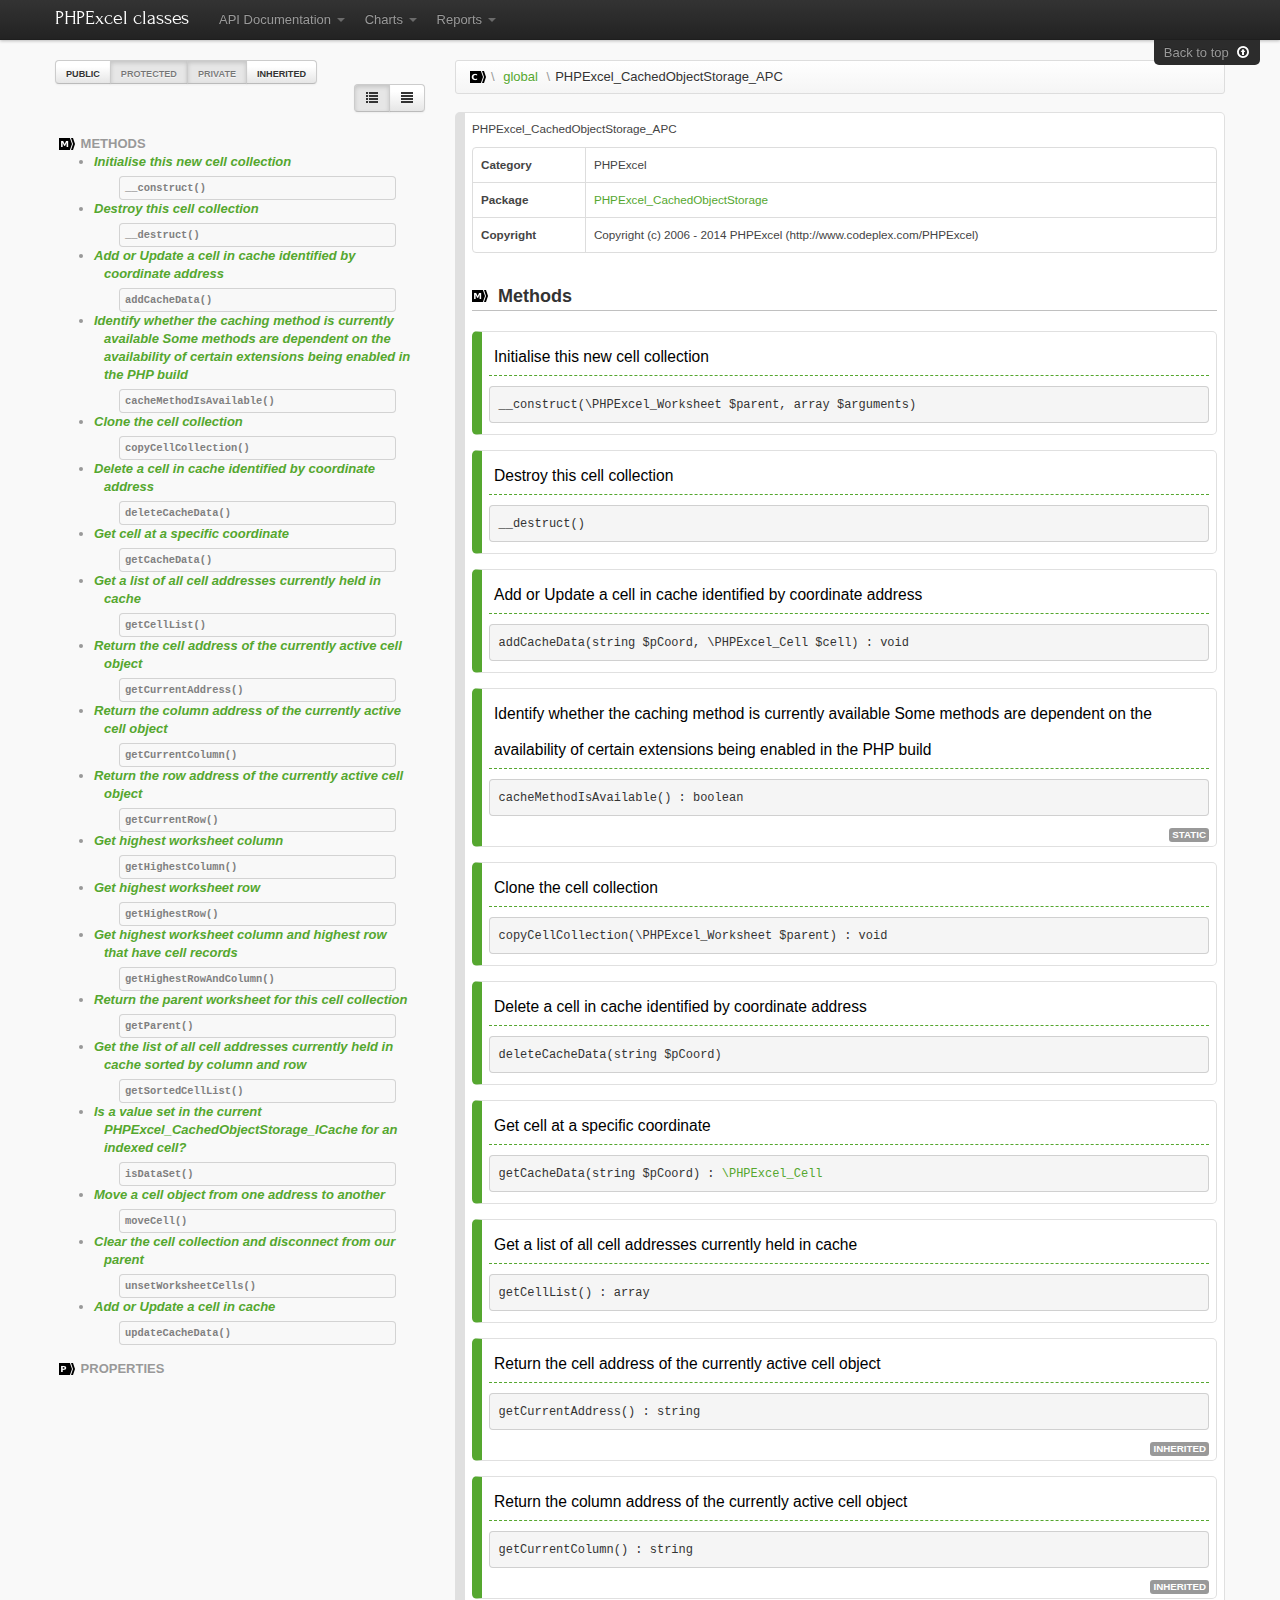
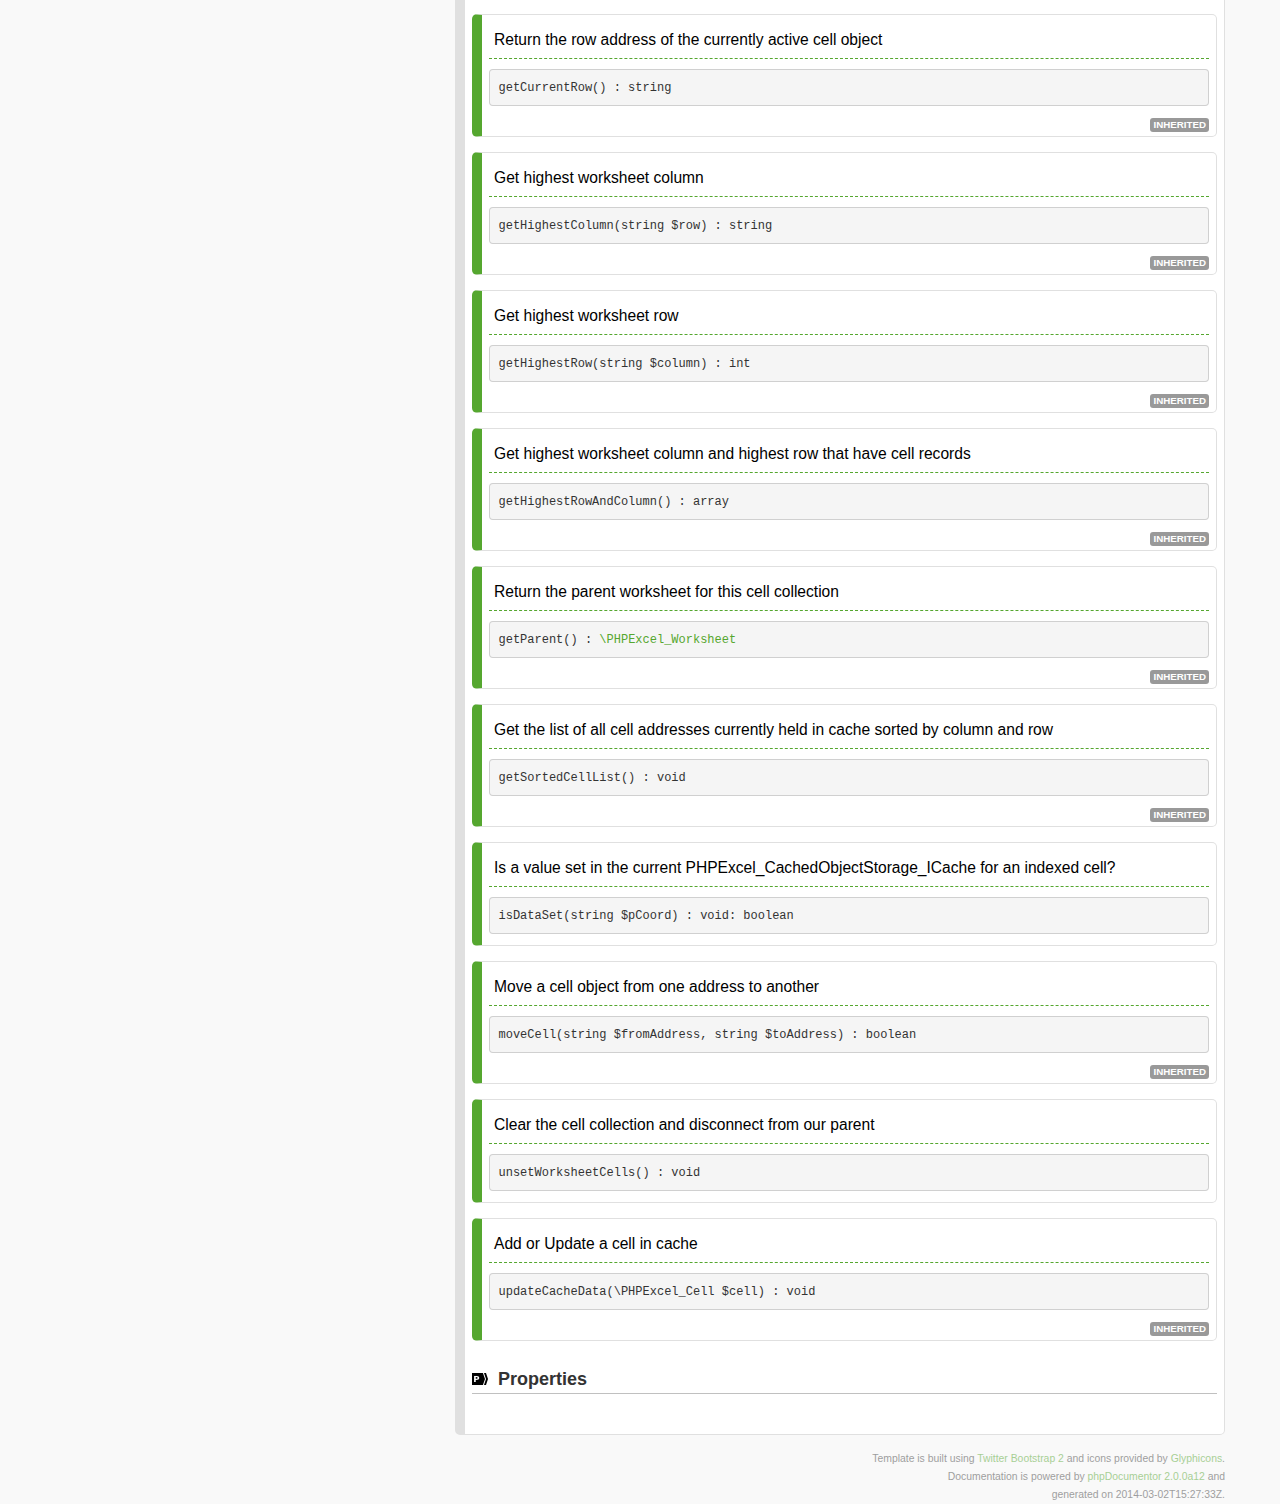
<file: PHPExcel_1.8.0_doc/Documentation/API/classes/PHPExcel_CachedObjectStorage_APC.html>
<!DOCTYPE html><html lang="en">
<head>
<meta http-equiv="Content-Type" content="text/html; charset=UTF-8">
<meta name="viewport" content="width=device-width; initial-scale=1.0; maximum-scale=1.0; user-scalable=0;">
<meta charset="utf-8">
<title>PHPExcel classes » \PHPExcel_CachedObjectStorage_APC</title>
<meta name="author" content="Mike van Riel">
<meta name="description" content="">
<link href="../css/template.css" rel="stylesheet" media="all">
<script src="../js/jquery-1.7.1.min.js" type="text/javascript"></script><script src="../js/jquery-ui-1.8.2.custom.min.js" type="text/javascript"></script><script src="../js/jquery.mousewheel.min.js" type="text/javascript"></script><script src="../js/bootstrap.js" type="text/javascript"></script><script src="../js/template.js" type="text/javascript"></script><script src="../js/prettify/prettify.min.js" type="text/javascript"></script><link rel="shortcut icon" href="../img/favicon.ico">
<link rel="apple-touch-icon" href="../img/apple-touch-icon.png">
<link rel="apple-touch-icon" sizes="72x72" href="../img/apple-touch-icon-72x72.png">
<link rel="apple-touch-icon" sizes="114x114" href="../img/apple-touch-icon-114x114.png">
</head>
<body>
<div class="navbar navbar-fixed-top">
<div class="navbar-inner"><div class="container">
<a class="btn btn-navbar" data-toggle="collapse" data-target=".nav-collapse"><span class="icon-bar"></span><span class="icon-bar"></span><span class="icon-bar"></span></a><a class="brand" href="../index.html">PHPExcel classes</a><div class="nav-collapse"><ul class="nav">
<li class="dropdown">
<a href="#api" class="dropdown-toggle" data-toggle="dropdown">
                                    API Documentation <b class="caret"></b></a><ul class="dropdown-menu">
<li><a>Packages</a></li>
<li><a href="../packages/Default.html"><i class="icon-folder-open"></i> Default</a></li>
<li><a href="../packages/JAMA.html"><i class="icon-folder-open"></i> JAMA</a></li>
<li><a href="../packages/JAMA%0D%0ACholesky%20decomposition%20class%0D%0AFor%20a%20symmetric,%20positive%20definite%20matrix%20A,%20the%20Cholesky%20decomposition%0D%0Ais%20an%20lower%20triangular%20matrix%20L%20so%20that%20A%20=%20L*L'.html"><i class="icon-folder-open"></i> JAMA
Cholesky decomposition class
For a symmetric, positive definite matrix A, the Cholesky decomposition
is an lower triangular matrix L so that A = L*L'</a></li>
<li><a href="../packages/JAMA%0D%0AClass%20to%20obtain%20eigenvalues%20and%20eigenvectors%20of%20a%20real%20matrix.html"><i class="icon-folder-open"></i> JAMA
Class to obtain eigenvalues and eigenvectors of a real matrix</a></li>
<li><a href="../packages/JAMA%0D%0AError%20handling.html"><i class="icon-folder-open"></i> JAMA
Error handling</a></li>
<li><a href="../packages/JAMA%0D%0AFor%20an%20m-by-n%20matrix%20A%20with%20m%20&gt;=%20n,%20the%20LU%20decomposition%20is%20an%20m-by-n%0D%0Aunit%20lower%20triangular%20matrix%20L,%20an%20n-by-n%20upper%20triangular%20matrix%20U,%0D%0Aand%20a%20permutation%20vector%20piv%20of%20length%20m%20so%20that%20A(piv,:)%20=%20L*U.html"><i class="icon-folder-open"></i> JAMA
For an m-by-n matrix A with m &gt;= n, the LU decomposition is an m-by-n
unit lower triangular matrix L, an n-by-n upper triangular matrix U,
and a permutation vector piv of length m so that A(piv,:) = L*U</a></li>
<li><a href="../packages/JAMA%0D%0AFor%20an%20m-by-n%20matrix%20A%20with%20m%20&gt;=%20n,%20the%20QR%20decomposition%20is%20an%20m-by-n%0D%0Aorthogonal%20matrix%20Q%20and%20an%20n-by-n%20upper%20triangular%20matrix%20R%20so%20that%0D%0AA%20=%20Q*R.html"><i class="icon-folder-open"></i> JAMA
For an m-by-n matrix A with m &gt;= n, the QR decomposition is an m-by-n
orthogonal matrix Q and an n-by-n upper triangular matrix R so that
A = Q*R</a></li>
<li><a href="../packages/JAMA%0D%0AFor%20an%20m-by-n%20matrix%20A%20with%20m%20&gt;=%20n,%20the%20singular%20value%20decomposition%20is%0D%0Aan%20m-by-n%20orthogonal%20matrix%20U,%20an%20n-by-n%20diagonal%20matrix%20S,%20and%0D%0Aan%20n-by-n%20orthogonal%20matrix%20V%20so%20that%20A%20=%20U*S*V'.html"><i class="icon-folder-open"></i> JAMA
For an m-by-n matrix A with m &gt;= n, the singular value decomposition is
an m-by-n orthogonal matrix U, an n-by-n diagonal matrix S, and
an n-by-n orthogonal matrix V so that A = U*S*V'</a></li>
<li><a href="../packages/JAMA%0D%0APythagorean%20Theorem:%0D%0Aa%20=%203%0D%0Ab%20=%204%0D%0Ar%20=%20sqrt(square(a)%20+%20square(b))%0D%0Ar%20=%205%0D%0Ar%20=%20sqrt(a%5E2%20+%20b%5E2)%20without%20under.overflow.html"><i class="icon-folder-open"></i> JAMA
Pythagorean Theorem:
a = 3
b = 4
r = sqrt(square(a) + square(b))
r = 5
r = sqrt(a^2 + b^2) without under/overflow</a></li>
<li><a href="../packages/PHPExcel.html"><i class="icon-folder-open"></i> PHPExcel</a></li>
</ul>
</li>
<li class="dropdown" id="charts-menu">
<a href="#charts" class="dropdown-toggle" data-toggle="dropdown">
                                    Charts <b class="caret"></b></a><ul class="dropdown-menu"><li><a href="../graph_class.html"><i class="icon-list-alt"></i> Class hierarchy diagram</a></li></ul>
</li>
<li class="dropdown" id="reports-menu">
<a href="#reports" class="dropdown-toggle" data-toggle="dropdown">
                                    Reports <b class="caret"></b></a><ul class="dropdown-menu">
<li><a href="../errors.html"><i class="icon-remove-sign"></i> Errors 
                <span class="label label-info">551</span></a></li>
<li><a href="../markers.html"><i class="icon-map-marker"></i> Markers 
                <ul>
<li>todo 
                <span class="label label-info">19</span>
</li>
<li>fixme 
                <span class="label label-info">10</span>
</li>
</ul></a></li>
<li><a href="../deprecated.html"><i class="icon-stop"></i> Deprecated elements 
                <span class="label label-info">12</span></a></li>
</ul>
</li>
</ul></div>
</div></div>
<div class="go_to_top"><a href="#___" style="color: inherit">Back to top  <i class="icon-upload icon-white"></i></a></div>
</div>
<div id="___" class="container">
<noscript><div class="alert alert-warning">
                            Javascript is disabled; several features are only available
                            if Javascript is enabled.
                        </div></noscript>
<div class="row">
<div class="span4">
<span class="btn-group visibility" data-toggle="buttons-checkbox"><button class="btn public active" title="Show public elements">Public</button><button class="btn protected" title="Show protected elements">Protected</button><button class="btn private" title="Show private elements">Private</button><button class="btn inherited active" title="Show inherited elements">Inherited</button></span><div class="btn-group view pull-right" data-toggle="buttons-radio">
<button class="btn details" title="Show descriptions and method names"><i class="icon-list"></i></button><button class="btn simple" title="Show only method names"><i class="icon-align-justify"></i></button>
</div>
<ul class="side-nav nav nav-list">
<li class="nav-header">
<i class="icon-custom icon-method"></i> Methods
                    <ul>
<li class="method public "><a href="#method___construct" title="__construct :: Initialise this new cell collection"><span class="description">Initialise this new cell collection</span><pre>__construct()</pre></a></li>
<li class="method public "><a href="#method___destruct" title="__destruct :: Destroy this cell collection"><span class="description">Destroy this cell collection</span><pre>__destruct()</pre></a></li>
<li class="method public "><a href="#method_addCacheData" title="addCacheData :: Add or Update a cell in cache identified by coordinate address"><span class="description">Add or Update a cell in cache identified by coordinate address</span><pre>addCacheData()</pre></a></li>
<li class="method public "><a href="#method_cacheMethodIsAvailable" title="cacheMethodIsAvailable :: Identify whether the caching method is currently available
Some methods are dependent on the availability of certain extensions being enabled in the PHP build"><span class="description">Identify whether the caching method is currently available
Some methods are dependent on the availability of certain extensions being enabled in the PHP build</span><pre>cacheMethodIsAvailable()</pre></a></li>
<li class="method public "><a href="#method_copyCellCollection" title="copyCellCollection :: Clone the cell collection"><span class="description">Clone the cell collection</span><pre>copyCellCollection()</pre></a></li>
<li class="method public "><a href="#method_deleteCacheData" title="deleteCacheData :: Delete a cell in cache identified by coordinate address"><span class="description">Delete a cell in cache identified by coordinate address</span><pre>deleteCacheData()</pre></a></li>
<li class="method public "><a href="#method_getCacheData" title="getCacheData :: Get cell at a specific coordinate"><span class="description">Get cell at a specific coordinate</span><pre>getCacheData()</pre></a></li>
<li class="method public "><a href="#method_getCellList" title="getCellList :: Get a list of all cell addresses currently held in cache"><span class="description">Get a list of all cell addresses currently held in cache</span><pre>getCellList()</pre></a></li>
<li class="method public inherited"><a href="#method_getCurrentAddress" title="getCurrentAddress :: Return the cell address of the currently active cell object"><span class="description">Return the cell address of the currently active cell object</span><pre>getCurrentAddress()</pre></a></li>
<li class="method public inherited"><a href="#method_getCurrentColumn" title="getCurrentColumn :: Return the column address of the currently active cell object"><span class="description">Return the column address of the currently active cell object</span><pre>getCurrentColumn()</pre></a></li>
<li class="method public inherited"><a href="#method_getCurrentRow" title="getCurrentRow :: Return the row address of the currently active cell object"><span class="description">Return the row address of the currently active cell object</span><pre>getCurrentRow()</pre></a></li>
<li class="method public inherited"><a href="#method_getHighestColumn" title="getHighestColumn :: Get highest worksheet column"><span class="description">Get highest worksheet column</span><pre>getHighestColumn()</pre></a></li>
<li class="method public inherited"><a href="#method_getHighestRow" title="getHighestRow :: Get highest worksheet row"><span class="description">Get highest worksheet row</span><pre>getHighestRow()</pre></a></li>
<li class="method public inherited"><a href="#method_getHighestRowAndColumn" title="getHighestRowAndColumn :: Get highest worksheet column and highest row that have cell records"><span class="description">Get highest worksheet column and highest row that have cell records</span><pre>getHighestRowAndColumn()</pre></a></li>
<li class="method public inherited"><a href="#method_getParent" title="getParent :: Return the parent worksheet for this cell collection"><span class="description">Return the parent worksheet for this cell collection</span><pre>getParent()</pre></a></li>
<li class="method public inherited"><a href="#method_getSortedCellList" title="getSortedCellList :: Get the list of all cell addresses currently held in cache sorted by column and row"><span class="description">Get the list of all cell addresses currently held in cache sorted by column and row</span><pre>getSortedCellList()</pre></a></li>
<li class="method public "><a href="#method_isDataSet" title="isDataSet :: Is a value set in the current PHPExcel_CachedObjectStorage_ICache for an indexed cell?"><span class="description">Is a value set in the current PHPExcel_CachedObjectStorage_ICache for an indexed cell?</span><pre>isDataSet()</pre></a></li>
<li class="method public inherited"><a href="#method_moveCell" title="moveCell :: Move a cell object from one address to another"><span class="description">Move a cell object from one address to another</span><pre>moveCell()</pre></a></li>
<li class="method public "><a href="#method_unsetWorksheetCells" title="unsetWorksheetCells :: Clear the cell collection and disconnect from our parent"><span class="description">Clear the cell collection and disconnect from our parent</span><pre>unsetWorksheetCells()</pre></a></li>
<li class="method public inherited"><a href="#method_updateCacheData" title="updateCacheData :: Add or Update a cell in cache"><span class="description">Add or Update a cell in cache</span><pre>updateCacheData()</pre></a></li>
</ul>
</li>
<li class="nav-header protected">» Protected
                    <ul>
<li class="method protected inherited"><a href="#method__getUniqueID" title="_getUniqueID :: Generate a unique ID for cache referencing"><span class="description">Generate a unique ID for cache referencing</span><pre>_getUniqueID()</pre></a></li>
<li class="method protected "><a href="#method__storeData" title="_storeData :: Store cell data in cache for the current cell object if it's &quot;dirty&quot;,
    and the 'nullify' the current cell object"><span class="description">Store cell data in cache for the current cell object if it's "dirty",
    and the 'nullify' the current cell object</span><pre>_storeData()</pre></a></li>
</ul>
</li>
<li class="nav-header">
<i class="icon-custom icon-property"></i> Properties
                    <ul></ul>
</li>
<li class="nav-header protected">» Protected
                    <ul>
<li class="property protected inherited"><a href="#property__cellCache" title="$_cellCache :: An array of cells or cell pointers for the worksheet cells held in this cache,
	and indexed by their coordinate address within the worksheet"><span class="description"></span><pre>$_cellCache</pre></a></li>
<li class="property protected inherited"><a href="#property__currentCellIsDirty" title="$_currentCellIsDirty :: Flag indicating whether the currently active Cell requires saving"><span class="description"></span><pre>$_currentCellIsDirty</pre></a></li>
<li class="property protected inherited"><a href="#property__currentObject" title="$_currentObject :: The currently active Cell"><span class="description"></span><pre>$_currentObject</pre></a></li>
<li class="property protected inherited"><a href="#property__currentObjectID" title="$_currentObjectID :: Coordinate address of the currently active Cell"><span class="description"></span><pre>$_currentObjectID</pre></a></li>
<li class="property protected inherited"><a href="#property__parent" title="$_parent :: Parent worksheet"><span class="description"></span><pre>$_parent</pre></a></li>
</ul>
</li>
<li class="nav-header private">» Private
                    <ul>
<li class="property private "><a href="#property__cachePrefix" title="$_cachePrefix :: Prefix used to uniquely identify cache data for this worksheet"><span class="description"></span><pre>$_cachePrefix</pre></a></li>
<li class="property private "><a href="#property__cacheTime" title="$_cacheTime :: Cache timeout"><span class="description"></span><pre>$_cacheTime</pre></a></li>
</ul>
</li>
</ul>
</div>
<div class="span8">
<a id="\PHPExcel_CachedObjectStorage_APC"></a><ul class="breadcrumb">
<li>
<a href="../index.html"><i class="icon-custom icon-class"></i></a><span class="divider">\</span>
</li>
<li><a href="../namespaces/global.html">global</a></li>
<li class="active">
<span class="divider">\</span><a href="../classes/PHPExcel_CachedObjectStorage_APC.html">PHPExcel_CachedObjectStorage_APC</a>
</li>
</ul>
<div class="element class">
<p class="short_description">PHPExcel_CachedObjectStorage_APC</p>
<div class="details">
<div class="long_description"></div>
<table class="table table-bordered">
<tr>
<th>category</th>
<td>PHPExcel</td>
</tr>
<tr>
<th>package</th>
<td><a href="../packages/PHPExcel.CachedObjectStorage.html">PHPExcel_CachedObjectStorage</a></td>
</tr>
<tr>
<th>copyright</th>
<td>Copyright (c) 2006 - 2014 PHPExcel (http://www.codeplex.com/PHPExcel)</td>
</tr>
</table>
<h3>
<i class="icon-custom icon-method"></i> Methods</h3>
<a id="method___construct"></a><div class="element clickable method public method___construct" data-toggle="collapse" data-target=".method___construct .collapse">
<h2>Initialise this new cell collection</h2>
<pre>__construct(\PHPExcel_Worksheet $parent, array $arguments) </pre>
<div class="labels"></div>
<div class="row collapse"><div class="detail-description">
<div class="long_description"></div>
<h3>Parameters</h3>
<div class="subelement argument">
<h4>$parent</h4>
<code><a href="../classes/PHPExcel_Worksheet.html">\PHPExcel_Worksheet</a></code><p>The worksheet for this cell collection</p></div>
<div class="subelement argument">
<h4>$arguments</h4>
<code>array</code><p>of mixed      $arguments  Additional initialisation arguments</p>
</div>
</div></div>
</div>
<a id="method___destruct"></a><div class="element clickable method public method___destruct" data-toggle="collapse" data-target=".method___destruct .collapse">
<h2>Destroy this cell collection</h2>
<pre>__destruct() </pre>
<div class="labels"></div>
<div class="row collapse"><div class="detail-description"><div class="long_description"></div></div></div>
</div>
<a id="method_addCacheData"></a><div class="element clickable method public method_addCacheData" data-toggle="collapse" data-target=".method_addCacheData .collapse">
<h2>Add or Update a cell in cache identified by coordinate address</h2>
<pre>addCacheData(string $pCoord, \PHPExcel_Cell $cell) : void</pre>
<div class="labels"></div>
<div class="row collapse"><div class="detail-description">
<div class="long_description"></div>
<table class="table table-bordered"><tr>
<th>access</th>
<td>public</td>
</tr></table>
<h3>Parameters</h3>
<div class="subelement argument">
<h4>$pCoord</h4>
<code>string</code><p>Coordinate address of the cell to update</p></div>
<div class="subelement argument">
<h4>$cell</h4>
<code><a href="../classes/PHPExcel_Cell.html">\PHPExcel_Cell</a></code><p>Cell to update</p></div>
<h3>Exceptions</h3>
<table class="table table-bordered"><tr>
<th><code><a href="../classes/PHPExcel_Exception.html">\PHPExcel_Exception</a></code></th>
<td></td>
</tr></table>
</div></div>
</div>
<a id="method_cacheMethodIsAvailable"></a><div class="element clickable method public method_cacheMethodIsAvailable" data-toggle="collapse" data-target=".method_cacheMethodIsAvailable .collapse">
<h2>Identify whether the caching method is currently available
Some methods are dependent on the availability of certain extensions being enabled in the PHP build</h2>
<pre>cacheMethodIsAvailable() : boolean</pre>
<div class="labels"><span class="label">Static</span></div>
<div class="row collapse"><div class="detail-description">
<div class="long_description"></div>
<h3>Returns</h3>
<div class="subelement response"><code>boolean</code></div>
</div></div>
</div>
<a id="method_copyCellCollection"></a><div class="element clickable method public method_copyCellCollection" data-toggle="collapse" data-target=".method_copyCellCollection .collapse">
<h2>Clone the cell collection</h2>
<pre>copyCellCollection(\PHPExcel_Worksheet $parent) : void</pre>
<div class="labels"></div>
<div class="row collapse"><div class="detail-description">
<div class="long_description"></div>
<table class="table table-bordered"><tr>
<th>access</th>
<td>public</td>
</tr></table>
<h3>Parameters</h3>
<div class="subelement argument">
<h4>$parent</h4>
<code><a href="../classes/PHPExcel_Worksheet.html">\PHPExcel_Worksheet</a></code><p>The new worksheet</p></div>
<h3>Exceptions</h3>
<table class="table table-bordered"><tr>
<th><code><a href="../classes/PHPExcel_Exception.html">\PHPExcel_Exception</a></code></th>
<td></td>
</tr></table>
</div></div>
</div>
<a id="method_deleteCacheData"></a><div class="element clickable method public method_deleteCacheData" data-toggle="collapse" data-target=".method_deleteCacheData .collapse">
<h2>Delete a cell in cache identified by coordinate address</h2>
<pre>deleteCacheData(string $pCoord) </pre>
<div class="labels"></div>
<div class="row collapse"><div class="detail-description">
<div class="long_description"></div>
<table class="table table-bordered"><tr>
<th>access</th>
<td>public</td>
</tr></table>
<h3>Parameters</h3>
<div class="subelement argument">
<h4>$pCoord</h4>
<code>string</code><p>Coordinate address of the cell to delete</p></div>
<h3>Exceptions</h3>
<table class="table table-bordered"><tr>
<th><code><a href="../classes/PHPExcel_Exception.html">\PHPExcel_Exception</a></code></th>
<td></td>
</tr></table>
</div></div>
</div>
<a id="method_getCacheData"></a><div class="element clickable method public method_getCacheData" data-toggle="collapse" data-target=".method_getCacheData .collapse">
<h2>Get cell at a specific coordinate</h2>
<pre>getCacheData(string $pCoord) : <a href="../classes/PHPExcel_Cell.html">\PHPExcel_Cell</a></pre>
<div class="labels"></div>
<div class="row collapse"><div class="detail-description">
<div class="long_description"></div>
<table class="table table-bordered"><tr>
<th>access</th>
<td>public</td>
</tr></table>
<h3>Parameters</h3>
<div class="subelement argument">
<h4>$pCoord</h4>
<code>string</code><p>Coordinate of the cell</p></div>
<h3>Exceptions</h3>
<table class="table table-bordered"><tr>
<th><code><a href="../classes/PHPExcel_Exception.html">\PHPExcel_Exception</a></code></th>
<td></td>
</tr></table>
<h3>Returns</h3>
<div class="subelement response">
<code><a href="../classes/PHPExcel_Cell.html">\PHPExcel_Cell</a></code>Cell that was found, or null if not found</div>
</div></div>
</div>
<a id="method_getCellList"></a><div class="element clickable method public method_getCellList" data-toggle="collapse" data-target=".method_getCellList .collapse">
<h2>Get a list of all cell addresses currently held in cache</h2>
<pre>getCellList() : array</pre>
<div class="labels"></div>
<div class="row collapse"><div class="detail-description">
<div class="long_description"></div>
<h3>Returns</h3>
<div class="subelement response">
<code>array</code>of string</div>
</div></div>
</div>
<a id="method_getCurrentAddress"></a><div class="element clickable method public method_getCurrentAddress" data-toggle="collapse" data-target=".method_getCurrentAddress .collapse">
<h2>Return the cell address of the currently active cell object</h2>
<pre>getCurrentAddress() : string</pre>
<div class="labels"><span class="label">Inherited</span></div>
<div class="row collapse"><div class="detail-description">
<div class="long_description"></div>
<table class="table table-bordered"><tr>
<th>inherited_from</th>
<td>\PHPExcel_CachedObjectStorage_CacheBase::getCurrentAddress()</td>
</tr></table>
<h3>Returns</h3>
<div class="subelement response"><code>string</code></div>
</div></div>
</div>
<a id="method_getCurrentColumn"></a><div class="element clickable method public method_getCurrentColumn" data-toggle="collapse" data-target=".method_getCurrentColumn .collapse">
<h2>Return the column address of the currently active cell object</h2>
<pre>getCurrentColumn() : string</pre>
<div class="labels"><span class="label">Inherited</span></div>
<div class="row collapse"><div class="detail-description">
<div class="long_description"></div>
<table class="table table-bordered"><tr>
<th>inherited_from</th>
<td>\PHPExcel_CachedObjectStorage_CacheBase::getCurrentColumn()</td>
</tr></table>
<h3>Returns</h3>
<div class="subelement response"><code>string</code></div>
</div></div>
</div>
<a id="method_getCurrentRow"></a><div class="element clickable method public method_getCurrentRow" data-toggle="collapse" data-target=".method_getCurrentRow .collapse">
<h2>Return the row address of the currently active cell object</h2>
<pre>getCurrentRow() : string</pre>
<div class="labels"><span class="label">Inherited</span></div>
<div class="row collapse"><div class="detail-description">
<div class="long_description"></div>
<table class="table table-bordered"><tr>
<th>inherited_from</th>
<td>\PHPExcel_CachedObjectStorage_CacheBase::getCurrentRow()</td>
</tr></table>
<h3>Returns</h3>
<div class="subelement response"><code>string</code></div>
</div></div>
</div>
<a id="method_getHighestColumn"></a><div class="element clickable method public method_getHighestColumn" data-toggle="collapse" data-target=".method_getHighestColumn .collapse">
<h2>Get highest worksheet column</h2>
<pre>getHighestColumn(string $row) : string</pre>
<div class="labels"><span class="label">Inherited</span></div>
<div class="row collapse"><div class="detail-description">
<div class="long_description"></div>
<table class="table table-bordered"><tr>
<th>inherited_from</th>
<td>\PHPExcel_CachedObjectStorage_CacheBase::getHighestColumn()</td>
</tr></table>
<h3>Parameters</h3>
<div class="subelement argument">
<h4>$row</h4>
<code>string</code><p>Return the highest column for the specified row,
                                    or the highest column of any row if no row number is passed</p></div>
<h3>Returns</h3>
<div class="subelement response">
<code>string</code>Highest column name</div>
</div></div>
</div>
<a id="method_getHighestRow"></a><div class="element clickable method public method_getHighestRow" data-toggle="collapse" data-target=".method_getHighestRow .collapse">
<h2>Get highest worksheet row</h2>
<pre>getHighestRow(string $column) : int</pre>
<div class="labels"><span class="label">Inherited</span></div>
<div class="row collapse"><div class="detail-description">
<div class="long_description"></div>
<table class="table table-bordered"><tr>
<th>inherited_from</th>
<td>\PHPExcel_CachedObjectStorage_CacheBase::getHighestRow()</td>
</tr></table>
<h3>Parameters</h3>
<div class="subelement argument">
<h4>$column</h4>
<code>string</code><p>Return the highest row for the specified column,
                                    or the highest row of any column if no column letter is passed</p></div>
<h3>Returns</h3>
<div class="subelement response">
<code>int</code>Highest row number</div>
</div></div>
</div>
<a id="method_getHighestRowAndColumn"></a><div class="element clickable method public method_getHighestRowAndColumn" data-toggle="collapse" data-target=".method_getHighestRowAndColumn .collapse">
<h2>Get highest worksheet column and highest row that have cell records</h2>
<pre>getHighestRowAndColumn() : array</pre>
<div class="labels"><span class="label">Inherited</span></div>
<div class="row collapse"><div class="detail-description">
<div class="long_description"></div>
<table class="table table-bordered"><tr>
<th>inherited_from</th>
<td>\PHPExcel_CachedObjectStorage_CacheBase::getHighestRowAndColumn()</td>
</tr></table>
<h3>Returns</h3>
<div class="subelement response">
<code>array</code>Highest column name and highest row number</div>
</div></div>
</div>
<a id="method_getParent"></a><div class="element clickable method public method_getParent" data-toggle="collapse" data-target=".method_getParent .collapse">
<h2>Return the parent worksheet for this cell collection</h2>
<pre>getParent() : <a href="../classes/PHPExcel_Worksheet.html">\PHPExcel_Worksheet</a></pre>
<div class="labels"><span class="label">Inherited</span></div>
<div class="row collapse"><div class="detail-description">
<div class="long_description"></div>
<table class="table table-bordered"><tr>
<th>inherited_from</th>
<td>\PHPExcel_CachedObjectStorage_CacheBase::getParent()</td>
</tr></table>
<h3>Returns</h3>
<div class="subelement response"><code><a href="../classes/PHPExcel_Worksheet.html">\PHPExcel_Worksheet</a></code></div>
</div></div>
</div>
<a id="method_getSortedCellList"></a><div class="element clickable method public method_getSortedCellList" data-toggle="collapse" data-target=".method_getSortedCellList .collapse">
<h2>Get the list of all cell addresses currently held in cache sorted by column and row</h2>
<pre>getSortedCellList() : void</pre>
<div class="labels"><span class="label">Inherited</span></div>
<div class="row collapse"><div class="detail-description">
<div class="long_description"></div>
<table class="table table-bordered"><tr>
<th>inherited_from</th>
<td>\PHPExcel_CachedObjectStorage_ICache::getSortedCellList()</td>
</tr></table>
</div></div>
</div>
<a id="method_isDataSet"></a><div class="element clickable method public method_isDataSet" data-toggle="collapse" data-target=".method_isDataSet .collapse">
<h2>Is a value set in the current PHPExcel_CachedObjectStorage_ICache for an indexed cell?</h2>
<pre>isDataSet(string $pCoord) : void: boolean</pre>
<div class="labels"></div>
<div class="row collapse"><div class="detail-description">
<div class="long_description"></div>
<table class="table table-bordered"><tr>
<th>access</th>
<td>public</td>
</tr></table>
<h3>Parameters</h3>
<div class="subelement argument">
<h4>$pCoord</h4>
<code>string</code><p>Coordinate address of the cell to check</p></div>
<h3>Returns</h3>
<div class="subelement response"><code>boolean</code></div>
</div></div>
</div>
<a id="method_moveCell"></a><div class="element clickable method public method_moveCell" data-toggle="collapse" data-target=".method_moveCell .collapse">
<h2>Move a cell object from one address to another</h2>
<pre>moveCell(string $fromAddress, string $toAddress) : boolean</pre>
<div class="labels"><span class="label">Inherited</span></div>
<div class="row collapse"><div class="detail-description">
<div class="long_description"></div>
<table class="table table-bordered"><tr>
<th>inherited_from</th>
<td>\PHPExcel_CachedObjectStorage_CacheBase::moveCell()</td>
</tr></table>
<h3>Parameters</h3>
<div class="subelement argument">
<h4>$fromAddress</h4>
<code>string</code><p>Current address of the cell to move</p></div>
<div class="subelement argument">
<h4>$toAddress</h4>
<code>string</code><p>Destination address of the cell to move</p></div>
<h3>Returns</h3>
<div class="subelement response"><code>boolean</code></div>
</div></div>
</div>
<a id="method_unsetWorksheetCells"></a><div class="element clickable method public method_unsetWorksheetCells" data-toggle="collapse" data-target=".method_unsetWorksheetCells .collapse">
<h2>Clear the cell collection and disconnect from our parent</h2>
<pre>unsetWorksheetCells() : void</pre>
<div class="labels"></div>
<div class="row collapse"><div class="detail-description"><div class="long_description"></div></div></div>
</div>
<a id="method_updateCacheData"></a><div class="element clickable method public method_updateCacheData" data-toggle="collapse" data-target=".method_updateCacheData .collapse">
<h2>Add or Update a cell in cache</h2>
<pre>updateCacheData(\PHPExcel_Cell $cell) : void</pre>
<div class="labels"><span class="label">Inherited</span></div>
<div class="row collapse"><div class="detail-description">
<div class="long_description"></div>
<table class="table table-bordered"><tr>
<th>inherited_from</th>
<td>\PHPExcel_CachedObjectStorage_ICache::updateCacheData()</td>
</tr></table>
<h3>Parameters</h3>
<div class="subelement argument">
<h4>$cell</h4>
<code><a href="../classes/PHPExcel_Cell.html">\PHPExcel_Cell</a></code><p>Cell to update</p></div>
<h3>Exceptions</h3>
<table class="table table-bordered"><tr>
<th><code><a href="../classes/PHPExcel_Exception.html">\PHPExcel_Exception</a></code></th>
<td></td>
</tr></table>
</div></div>
</div>
<a id="method__getUniqueID"></a><div class="element clickable method protected method__getUniqueID" data-toggle="collapse" data-target=".method__getUniqueID .collapse">
<h2>Generate a unique ID for cache referencing</h2>
<pre>_getUniqueID() : string</pre>
<div class="labels"><span class="label">Inherited</span></div>
<div class="row collapse"><div class="detail-description">
<div class="long_description"></div>
<table class="table table-bordered"><tr>
<th>inherited_from</th>
<td>\PHPExcel_CachedObjectStorage_CacheBase::_getUniqueID()</td>
</tr></table>
<h3>Returns</h3>
<div class="subelement response">
<code>string</code>Unique Reference</div>
</div></div>
</div>
<a id="method__storeData"></a><div class="element clickable method protected method__storeData" data-toggle="collapse" data-target=".method__storeData .collapse">
<h2>Store cell data in cache for the current cell object if it's "dirty",
    and the 'nullify' the current cell object</h2>
<pre>_storeData() : void</pre>
<div class="labels"></div>
<div class="row collapse"><div class="detail-description">
<div class="long_description"></div>
<table class="table table-bordered"><tr>
<th>access</th>
<td>private</td>
</tr></table>
<h3>Exceptions</h3>
<table class="table table-bordered"><tr>
<th><code><a href="../classes/PHPExcel_Exception.html">\PHPExcel_Exception</a></code></th>
<td></td>
</tr></table>
</div></div>
</div>
<h3>
<i class="icon-custom icon-property"></i> Properties</h3>
<a id="property__cellCache"> </a><div class="element clickable property protected property__cellCache" data-toggle="collapse" data-target=".property__cellCache .collapse">
<h2></h2>
<pre>$_cellCache : array</pre>
<div class="labels"><span class="label">Inherited</span></div>
<div class="row collapse"><div class="detail-description">
<div class="long_description"></div>
<table class="table table-bordered"><tr>
<th>inherited_from</th>
<td>\PHPExcel_CachedObjectStorage_CacheBase::$$_cellCache</td>
</tr></table>
</div></div>
</div>
<a id="property__currentCellIsDirty"> </a><div class="element clickable property protected property__currentCellIsDirty" data-toggle="collapse" data-target=".property__currentCellIsDirty .collapse">
<h2></h2>
<pre>$_currentCellIsDirty : boolean</pre>
<div class="labels"><span class="label">Inherited</span></div>
<div class="row collapse"><div class="detail-description">
<div class="long_description"></div>
<table class="table table-bordered"><tr>
<th>inherited_from</th>
<td>\PHPExcel_CachedObjectStorage_CacheBase::$$_currentCellIsDirty</td>
</tr></table>
</div></div>
</div>
<a id="property__currentObject"> </a><div class="element clickable property protected property__currentObject" data-toggle="collapse" data-target=".property__currentObject .collapse">
<h2></h2>
<pre>$_currentObject : <a href="../classes/PHPExcel_Cell.html">\PHPExcel_Cell</a></pre>
<div class="labels"><span class="label">Inherited</span></div>
<div class="row collapse"><div class="detail-description">
<div class="long_description"></div>
<table class="table table-bordered"><tr>
<th>inherited_from</th>
<td>\PHPExcel_CachedObjectStorage_CacheBase::$$_currentObject</td>
</tr></table>
</div></div>
</div>
<a id="property__currentObjectID"> </a><div class="element clickable property protected property__currentObjectID" data-toggle="collapse" data-target=".property__currentObjectID .collapse">
<h2></h2>
<pre>$_currentObjectID : string</pre>
<div class="labels"><span class="label">Inherited</span></div>
<div class="row collapse"><div class="detail-description">
<div class="long_description"></div>
<table class="table table-bordered"><tr>
<th>inherited_from</th>
<td>\PHPExcel_CachedObjectStorage_CacheBase::$$_currentObjectID</td>
</tr></table>
</div></div>
</div>
<a id="property__parent"> </a><div class="element clickable property protected property__parent" data-toggle="collapse" data-target=".property__parent .collapse">
<h2></h2>
<pre>$_parent : <a href="../classes/PHPExcel_Worksheet.html">\PHPExcel_Worksheet</a></pre>
<div class="labels"><span class="label">Inherited</span></div>
<div class="row collapse"><div class="detail-description">
<div class="long_description"></div>
<table class="table table-bordered"><tr>
<th>inherited_from</th>
<td>\PHPExcel_CachedObjectStorage_CacheBase::$$_parent</td>
</tr></table>
</div></div>
</div>
<a id="property__cachePrefix"> </a><div class="element clickable property private property__cachePrefix" data-toggle="collapse" data-target=".property__cachePrefix .collapse">
<h2></h2>
<pre>$_cachePrefix : string</pre>
<div class="labels"></div>
<div class="row collapse"><div class="detail-description">
<div class="long_description"></div>
<table class="table table-bordered"><tr>
<th>access</th>
<td>private</td>
</tr></table>
</div></div>
</div>
<a id="property__cacheTime"> </a><div class="element clickable property private property__cacheTime" data-toggle="collapse" data-target=".property__cacheTime .collapse">
<h2></h2>
<pre>$_cacheTime : integer</pre>
<div class="labels"></div>
<div class="row collapse"><div class="detail-description">
<div class="long_description"></div>
<table class="table table-bordered"><tr>
<th>access</th>
<td>private</td>
</tr></table>
</div></div>
</div>
</div>
</div>
</div>
</div>
<div class="row"><footer class="span12">
            Template is built using <a href="http://twitter.github.com/bootstrap/">Twitter Bootstrap 2</a> and icons provided by <a href="http://glyphicons.com/">Glyphicons</a>.<br>
            Documentation is powered by <a href="http://www.phpdoc.org/">phpDocumentor 2.0.0a12</a> and<br>
            generated on 2014-03-02T15:27:33Z.<br></footer></div>
</div>
</body>
</html>
</file>
<file: css/mystyle.css>
body {
    /*background-color: #555555;*/
    overflow-x: hidden;
    background: url("/img/bg.png");
    background-size:cover;
}

.navbar {
    opacity: 0.8;
}

footer {
    background-color: #3c3c3c;
    padding: 40px 0 30px;
}

footer p { color: #fff; }
ul.legals { list-style: none; color: #fff; line-height: 25px; }
ul.legals li { display: inline-block; }
ul.legals li::after { content: " |"; }
ul.legals li:last-child::after { content: ""; }
.legals { text-align: left; }
.credit { text-align: right; }

div.middle-login {
    margin: 80px auto;
    width: 800px;
    height: 550px;
    background-image: url(/img/login.jpg);
    box-shadow: 10px 10px 20px #ffffff;
    border-radius:25px;
    -moz-border-radius:25px; /* 老的 Firefox */
}

div.middle-register {
    margin: 80px auto;
    width: 800px;
    height: 550px;
    background-image: url(/img/register.jpg);
    box-shadow: 10px 10px 20px #ffffff;
    border-radius:25px;
    -moz-border-radius:25px; /* 老的 Firefox */
}

div.user-settings {
    padding-top: 80px;
    width: 90%;
}

div.user-info {
    line-height: 40px;
    font-size: 15px;
    margin-top: 70px;
    width: 85%;
    background-color: silver;
    opacity: 0.9;
    border-radius: 20px;
    box-shadow: 10px 10px 20px #ffffff;
    font-family: Menlo, Monaco, Consolas, "Courier New", monospace;
    margin-bottom: 20px;
}

div.digital-panel {
    padding-top: 80px;
    width: 100%;
    background-color: #555555;
}

div.digital-panel-margin {
    margin-left: auto;
    margin-right: auto;
}

div.digital-panel div.moves{
    height: 500px;
    width: 500px;
    position: relative;
    margin-left: 10px;
    float:left;
    display:inline;
}

div.digital-panel div.workouts{
    height: 500px;
    width: 400px;
    position: relative;
    margin-left: 10px;
    float:left;
    display:inline;
}

div.digital-panel div.meals{
    height: 410px;
    width: 400px;
    position: relative;
    margin-left: 10px;
    margin-top: 10px;
    margin-bottom: 10px;
    float:left;
    display:inline;
}

div.digital-panel div.sleeps{
    height: 200px;
    width: 500px;
    position: relative;
    margin-left: 10px;
    margin-top: 10px;
    margin-bottom: 10px;
    float:left;
    display:inline;
}

div.digital-panel div.mood{
    height: 200px;
    width: 500px;
    position: relative;
    margin-left: 10px;
    margin-bottom: 10px;
    float:left;
}


div.user-detail {
    height: 550px;
    width: 90%;
}

div.bg {
    background-color: silver;
    width: 85%;
    border-radius: 20px;
    opacity: 0.9;
    box-shadow: 10px 10px 20px #ffffff;
    margin-top: 70px;
    margin-bottom: 20px;
}

div button.btn-toolbar {
    color: white;
    background-color: #e38d13;
}

div.advice-1 {
    height: 300px;
    background-color: #afd9ee;
}

div.advice-2 {
    height: 300px;
    background-color: #999999;
}

div.advice-3 {
    height: 300px;
    background-color: #e38d13;
}

div.advice-text {
    text-align: center;
    font-size: 4em;
}

.advice-bg-color {
    background-color: #ffffff;
}

.loginpanel {
    text-align: center;
    width: 300px;
    border-radius: 0.5rem;
    top: 0;
    bottom: 0;
    left: 0;
    right: 0;
    margin: 10px auto;
    background-color: transparent;
    padding: 20px;
}

input.login {
    width: 100%;
    margin-bottom: 17px;
    padding: 15px;
    background-color: #fcf8e3;
    border-radius: 2px;
    border: none;
}

h1.login {
    margin-bottom: 10px;
    font-weight: normal;
    color: #EFEFEF;
}

h1.font-big {
    font-size: 4em;
}

h1.font-white {
    font-family: Menlo, Monaco, Consolas, "Courier New", monospace;
    color: black;
}

div.font-white{
    font-family: Menlo, Monaco, Consolas, "Courier New", monospace;
    color: white;
}

h1.big-down {
    font-size: 4em;
    padding-top: 80px;
}

div.single_item {
    font-family: Menlo, Monaco, Consolas, "Courier New", monospace;
    border-radius: 6px;
    background-color: #e3e3e3;
}

.bigicon {
    font-size: 100px;
    color: white;
}

.buttonwrapper{
    position: relative;
    overflow: hidden;
    height: 60px;
}

.loginbutton {
    background-color: #888888;
    width: 100%;
    margin: auto;
    height: 50px;
}

.navbar-right-padding {
    padding-right: 50px;
}

hr.division {
    border-top:10px groove skyblue;
    height: 5px;
    color: #080808;
}

.bg-padding {
    padding-top: 80px;
}

/*#jawbone-api {*/
    /*width:400px;*/
    /*height:150px;*/
    /*transition:width 2s, height 2s;*/
    /*-moz-transition:width 2s, height 2s, -moz-transform 2s; /!* Firefox 4 *!/*/
    /*-webkit-transition:width 2s, height 2s, -webkit-transform 2s; /!* Safari and Chrome *!/*/
    /*-o-transition:width 2s, height 2s, -o-transform 2s; /!* Opera *!/*/
/*}*/
/*#jawbone-api:hover {*/
    /*width:500px;*/
    /*height:200px;*/
/*}*/

ul.user-info {
    font-size: 2em;
    color: #ffffff;
    font-family: Menlo, Monaco, Consolas, "Courier New", monospace;
}

table.user-list {
    font-family: Menlo, Monaco, Consolas, "Courier New", monospace;
    font-size: 1.5em;
}

div#moves-active-time {
    background-color: #ffffff;
    border-radius: 10px;
    width: 55%;
    text-align: center;
}

div#moves-free-time {
    background-color: #ffffff;
    border-radius: 10px;
    width: 42%;
    text-align: center;
    margin-left: 10px;
}

div#moves-total-calories {
    background-color: darkorange;
    border-radius: 10px;
    width: 100%;
    text-align: center;
    margin-top: 10px;
}

div#moves-workouts-calories {
    background-color: #f5e79e;
    border-radius: 10px;
    width: 40%;
    text-align: center;
    margin-top: 10px;
    margin-left: 50px;
    margin-bottom: 10px;
}

div#moves-static-calories {
    background-color: #f5e79e;
    border-radius: 10px;
    width: 40%;
    text-align: center;
    margin-top: 10px;
    margin-right: 50px;
    margin-bottom: 10px;
}

div#moves-metabolic-rate {
    background-color: #ce8483;
    border-radius: 10px;
    width: 100%;
    text-align: center;
    margin-top: 10px;
}

div#moves-steps {
    background-color: #66afe9;
    border-radius: 10px;
    width: 42%;
    text-align: center;
    margin-top: 10px;
    margin-bottom: 10px;
}

div#moves-km {
    background-color: #337ab7;
    border-radius: 10px;
    width: 55%;
    margin-top: 10px;
    margin-bottom: 10px;
    text-align: center;
}

div.workouts-detail {
    font-family: "Helvetica Neue", Helvetica, Arial, sans-serif;
}

div#workouts-title {
    background-color: #afd9ee;
    border-radius: 10px;
    width: 100%;
    text-align: center;
    margin-top: 10px;
    margin-bottom: 10px;
}

div#workouts-steps{
    background-color: #5cb85c;
    border-radius: 10px;
    width: 40%;
    text-align: center;
    margin-top: 20px;
    margin-left: 5%;
}

div#workouts-distance {
    background-color: #cccccc;
    border-radius: 10px;
    width: 40%;
    text-align: center;
    margin-top: 20px;
    margin-right: 5%;
}

div#workouts-calories {
    background-color: #cccccc;
    border-radius: 10px;
    width: 40%;
    text-align: center;
    margin-top: 10px;
    margin-left: 5%;
    margin-bottom: 10px;
}

div#workouts-time {
    background-color: #5cb85c;
    border-radius: 10px;
    width: 40%;
    text-align: center;
    margin-top: 10px;
    margin-right: 5%;
    margin-bottom: 10px;
}

div#mood-content {
    background-color: #122b40;
    border-radius: 10px;
    width: 90%;
    margin-top: 10px;
    margin-bottom: 10px;
    margin-left: 5%;
}

img.mood-img {
    margin-bottom: 20px;
    margin-top: 20px;
}

div#meals-title {
    background-color: #777777;
    border-radius: 10px;
    width: 90%;
    text-align: center;
    margin-top: 10px;
    margin-left: 5%;
    margin-bottom: 10px;
}

div#meals-calories {
    background-color: darkorange;
    border-radius: 10px;
    width: 58%;
    text-align: center;
    margin-top: 10px;
    margin-left: 5%;
    margin-bottom: 10px;
}

div#meals-fat {
    background-color: orchid;
    border-radius: 10px;
    width: 28%;
    text-align: center;
    margin-top: 10px;
    margin-right: 5%;
    margin-bottom: 10px;
}

div#meals-protein {
    background-color: olivedrab;
    border-radius: 10px;
    width: 21%;
    text-align: center;
    margin-top: 10px;
    margin-left: 5%;
    margin-bottom: 10px;
}

div#meals-calcium {
    background-color: olivedrab;
    border-radius: 10px;
    width: 21%;
    text-align: center;
    margin-top: 10px;
    margin-left: 10px;
    margin-bottom: 10px;
}

div#meals-sugar {
    background-color: olivedrab;
    border-radius: 10px;
    width: 21%;
    text-align: center;
    margin-top: 10px;
    margin-right: 5%;
    margin-bottom: 10px;
}

div#meals-carbohydrate {
    background-color: olivedrab;
    border-radius: 10px;
    width: 21%;
    text-align: center;
    margin-top: 10px;
    margin-right: 10px;
    margin-bottom: 10px;
}


div#meals-cholesterol {
    background-color: olivedrab;
    border-radius: 10px;
    width: 28%;
    text-align: center;
    margin-top: 10px;
    margin-left: 5%;
    margin-bottom: 10px;
}

div#meals-vitamin_c {
    background-color: olivedrab;
    border-radius: 10px;
    width: 28%;
    text-align: center;
    margin-top: 10px;
    margin-left: 3%;
    margin-bottom: 10px;
}

div#meals-vitamin_a {
    background-color: olivedrab;
    border-radius: 10px;
    width: 28%;
    text-align: center;
    margin-top: 10px;
    margin-right: 5%;
    margin-bottom: 10px;
}

div#sleeps-content {
    background-color: gray;
    border-radius: 10px;
    width: 100%;
    margin-top: 10px;
}

div#sleeps-fall-time {
    background-color: #f7ecb5;
    border-radius: 10px;
    width: 30%;
    margin-top: 10px;
    text-align: center;
}

div#sleeps-awake-num {
    background-color: #f7ecb5;
    border-radius: 10px;
    width: 30%;
    margin-top: 10px;
    text-align: center;
    margin-left: 5%;
}

div#sleeps-awake-time {
    background-color: #f7ecb5;
    border-radius: 10px;
    width: 30%;
    margin-top: 10px;
    text-align: center;
}

div#sleeps-light {
    background-color: #f7ecb5;
    border-radius: 10px;
    width: 45%;
    margin-top: 10px;
    text-align: center;
}

div#sleeps-deep {
    background-color: #f7ecb5;
    border-radius: 10px;
    width: 45%;
    margin-top: 10px;
    text-align: center;
}

div#sleeps-total-time {
    background-color: #f7ecb5;
    border-radius: 10px;
    width: 100%;
    margin-top: 30px;
    text-align: center;
    margin-bottom: 10px;
}

div#analysis-moves {
    background-color: darkcyan;
    border-radius: 10px;
    width: 100%;
    margin-top: 10px;
    text-align: center;
    margin-bottom: 10px;
    font-family: Menlo, Monaco, Consolas, "Courier New", monospace;
}


div#analysis-sleeps {
    background-color: darkcyan;
    border-radius: 10px;
    width: 100%;
    margin-top: 30px;
    text-align: center;
    margin-bottom: 10px;
    font-family: Menlo, Monaco, Consolas, "Courier New", monospace;
}

div#analysis-meals {
    background-color: darkcyan;
    border-radius: 10px;
    width: 100%;
    margin-top: 30px;
    text-align: center;
    margin-bottom: 10px;
    font-family: Menlo, Monaco, Consolas, "Courier New", monospace;
}

div#analysis-workouts {
    background-color: darkcyan;
    border-radius: 10px;
    width: 100%;
    margin-top: 30px;
    text-align: center;
    margin-bottom: 10px;
    font-family: Menlo, Monaco, Consolas, "Courier New", monospace;
}

div#analysis-mood {
    background-color: darkcyan;
    border-radius: 10px;
    width: 100%;
    margin-top: 30px;
    text-align: center;
    margin-bottom: 10px;
    font-family: Menlo, Monaco, Consolas, "Courier New", monospace;
}
</file>
<file: css/queries.css>
/* 320px (iPhone) */
@media screen and (max-width:320px) {
}
/* 480px (WVGA - Low End Windows Phone) */
@media screen and (max-width:480px) {
    .legals { text-align: center; margin: 0; padding: 0; }
    .credit { text-align: center; }
}
/* xGA iPad */
@media screen and (max-width:1024px) {
}
/* 1200px (Small Desktop, Netbook) */
@media screen and (max-width:1280px) {
}
/* Bootstrap 990px Breakpoint to 480px */
@media screen and (min-width:480px) and (max-width:991px) {
    .legals { text-align: center; margin: 0; padding: 0; }
    .credit { text-align: center; }
}
</file>
<file: PHPExcel_1.8.0_doc/Documentation/API/css/template.css>
@import url(bootstrap.min.css);
@import url(bootstrap-responsive.css);
@import url(prettify.css);
@import url(jquery.iviewer.css);
@import url(http://fonts.googleapis.com/css?family=Crimson+Text|Philosopher|Forum);

body
{
    padding-top: 60px; /* 60px to make the container go all the way to the bottom of the topbar */
    background:  #f9f9f9;
    color:       #444;
}

a
{
    color: #55A72F;
}

li.l0, li.l1, li.l2, li.l3, li.l5, li.l6, li.l7, li.l8
{
    list-style-type: decimal;
}

a.brand, h2, .hero-unit h1
{
    font-family: 'Forum', "Helvetica Neue", Helvetica, Arial, sans-serif;
}

.element .span4
{
    width: 275px;
}

.namespace-contents hr, .package-contents hr
{
    border-top: 3px dotted silver;
}

.namespace-indent, .package-indent
{
    padding-left: 10px; border-left: 1px dashed #f0f0f0;
}

.element h3 i, .namespace-contents h3 i, .package-contents h3 i
{
    margin-top: 2px;
    margin-right: 5px;
}

.element h3, .namespace-contents h3, .package-contents h3
{
    margin-top: 25px;
    margin-bottom: 20px;
    border-bottom: 1px solid silver;
}

.element h3:first-of-type, .namespace-contents h3:first-of-type,
.package-contents h3:first-of-type
{
    margin-top: 30px;
}

.element h2
{
    font-family: inherit;
    font-size: 1.2em;
    color: black;
}

.element .type
{
    font-weight: bold;
}

#search-query
{
    height: auto;
}

.hero-unit, div.element, .well
{
    border: 1px solid #e0e0e0;
    background: white;
}

.dropdown-menu a{
    overflow: hidden;
    text-overflow: ellipsis;
}
h2
{
    border-bottom:  1px dashed #55A72F;
    margin-bottom:  10px;
    padding-bottom: 0;
    padding-left:   5px;
    color:          #e9e9e9;
    font-weight:    normal;
    margin-top:     40px;
}

h2:first-of-type
{
    margin-top: 0;
}

.hero-unit
{
    background: #75a70d; /* Old browsers */
    background: -moz-radial-gradient(center, ellipse cover, #bfd255 0%, #8eb92a 72%, #72aa00 96%, #9ecb2d 100%); /* FF3.6+ */
    background: -webkit-gradient(radial, center center, 0px, center center, 100%, color-stop(0%,#bfd255), color-stop(72%,#8eb92a), color-stop(96%,#72aa00), color-stop(100%,#9ecb2d)); /* Chrome,Safari4+ */
    background: -webkit-radial-gradient(center, ellipse cover, #bfd255 0%,#8eb92a 72%,#72aa00 96%,#9ecb2d 100%); /* Chrome10+,Safari5.1+ */
    background: -o-radial-gradient(center, ellipse cover, #bfd255 0%,#8eb92a 72%,#72aa00 96%,#9ecb2d 100%); /* Opera 12+ */
    background: -ms-radial-gradient(center, ellipse cover, #bfd255 0%,#8eb92a 72%,#72aa00 96%,#9ecb2d 100%); /* IE10+ */
    background: radial-gradient(center, ellipse cover, #bfd255 0%,#8eb92a 72%,#72aa00 96%,#9ecb2d 100%); /* W3C */
    filter: progid:DXImageTransform.Microsoft.gradient( startColorstr='#bfd255', endColorstr='#9ecb2d',GradientType=1 ); /* IE6-9 fallback on horizontal gradient */

    padding: 40px 0 15px 0;
    box-shadow: inset 0 0 10px gray;
}

.hero-unit h1
{
    text-align: center;
    font-weight: normal;
    text-align:  center;
    color:       white;
    text-shadow: black 0px 0px 15px;
}

.hero-unit h2
{
    border:     none;
    color:      white;
    background: rgba(48, 48, 48, 0.5);
    padding:    0;
    margin:     0;
    margin-top: 15px;
    text-align: center;
}

.namespace-contents h2, .package-contents h2
{
    padding-left: 44px;
    background: transparent url('../img/icons/icon-th-big.png') no-repeat 3px center;
}

.package-contents h2
{
    background-image: url('../img/icons/icon-folder-open-big.png');
}

.namespace-contents .element h2, .package-contents .element h2
{
    padding-left: 0;
    background: none;
}

div.element
{
    border-left:    10px solid #55A72F;
    border-radius:  5px;
    padding:        7px 7px 2px 7px;
    margin-bottom:  15px;
    margin-left:    0;
}

div.element.protected
{
    border-left-color: orange;
}

div.element.private
{
    border-left-color: red;
}

div.element.class, div.element.interface
{
    border-left-color: #e0e0e0;
}

div.element.class.abstract h1, div.element.interface.abstract h1
{
    font-style: italic;
}

div.element h1
{
    font-size:     1.2em;
    line-height:   1.5em;
    margin-bottom: 10px;
    padding-left:  22px;
    background:    transparent no-repeat left 2px;
    word-wrap:     break-word;
}

div.element h1 a
{
    color: transparent;
    margin-left: 10px;
}

div.element h1:hover a
{
    color: silver;
}

div.element h1 a:hover
{
    color: navy;
}

div.element a.more:hover
{
    background: #f0f0f0;
    color:      #444;
    text-decoration: none;
}

div.element a.more
{
    font-weight: bold;
    text-align: center;
    color:      gray;
    border-top: 1px dashed silver;
    display:    block;
    margin-top: 5px;
    padding:    5px 0;
    border-bottom-left-radius: 5px;
    border-bottom-right-radius: 5px;
}

div.element p
{
    font-size:     0.9em;
}

div.element .table
{
    font-size: 0.9em;
}

div.element .table th
{
    text-transform: capitalize;
}

div.detail-description
{
    padding-left: 30px;
}

body.invert
{
    background: white;
}

body.invert div.element
{
    background: #f9f9f9;
}

ul.side-nav
{
    clear: both;
}

ul.side-nav li
{
    word-wrap: break-word;
    padding-left: 10px;
    text-indent: -10px;
}

ul.side-nav li a
{
    background:     transparent no-repeat 5px 3px;
    padding-bottom: 10px;
    font-style:     italic;
}

ul.side-nav li pre
{
    font-size:        0.8em;
    margin:           5px 15px 0 15px;
    padding:          2px 5px;
    background-color: #f8f8f8;
    color:            gray;
    font-style:       normal;
    word-wrap:        break-word;
    text-indent:      0;
}

ul.side-nav li.view-simple span.description
{
    display: none;
}

ul.side-nav li.view-simple pre
{
    font-size:        inherit;
    margin:           inherit;
    padding:          inherit;
    background-color: inherit;
    border:           none;
    color:            inherit;
    font-family:      inherit;
    font-style:       inherit;
    padding-bottom:   0;
    padding-left:     5px;
}

ul.side-nav li.view-simple a
{
    padding-bottom: 0px;
}

i.icon-custom
{
    width: 16px;
    height: 16px;
    background-position: 0;
}

.table.markers
{
    background: white;
}

/* JS only functionality; disable by default */
.btn-group.visibility, .btn-group.view, .btn-group.type-filter
{
    display: none;
}

.btn-group.view
{
    margin-left: 20px;
    margin-bottom: 20px;
}

.visibility button
{
    height: 24px;
}

div.element.constant h1,
i.icon-constant  { background-image: url('../img/icons/constant.png'); }

div.element.function h1,
i.icon-function  { background-image: url('../img/icons/function.png'); }

div.element.method h1,
i.icon-method    { background-image: url('../img/icons/method.png'); }

div.element.class h1,
i.icon-class     { background-image: url('../img/icons/class.png'); }

div.element.interface h1,
i.icon-interface { background-image: url('../img/icons/interface.png'); }

div.element.property h1,
i.icon-property  { background-image: url('../img/icons/property.png'); }

i.icon-show-public    { background-image: url('../img/icons/visibility_public.png'); }
i.icon-show-protected { background-image: url('../img/icons/visibility_protected.png'); }
i.icon-show-private   { background-image: url('../img/icons/visibility_private.png'); }

span.empty-namespace
{
    color: silver;
}

footer
{
    text-align: right;
    font-size: 0.8em;
    opacity: 0.5;
}

#mapHolder
{
    border:   4px solid #555;
    padding:  0 !important;
    overflow: hidden
}

div.element div.subelement
{
    margin-left:    10px;
    padding-bottom: 5px;
    clear: both;
}

pre code
{
    border: none;
}

div.element div.subelement  > code
{
    font-size:    0.8em;
    float:        left;
    margin-right: 10px;
    padding:      0 5px;
    line-height:  16px;
}

div.element div.subelement  > p
{
    margin-left: 20px;
    margin-right: 50px;
}

div.element div.subelement h4
{
    color: #666;
    margin-bottom: 5px;
}

div.element div.subelement.response
{
    padding-bottom: 15px;
    margin-right: 50px;
}

div.labels
{
    text-align: right;
}

.nav-list .nav-header
{
    font-size: 13px;
}

.go_to_top
{
    float:                      right;
    margin-right:               20px;
    background:                 #2C2C2C;
    color:                      #999;
    padding:                    3px 10px;
    border-bottom-right-radius: 5px;
    border-bottom-left-radius:  5px;
    text-shadow:                0 -1px 0 rgba(0, 0, 0, 0.25);
    line-height:                19px;
}

.visibility .btn {
    text-transform: uppercase;
    font-size: 0.7em;
    font-weight: bold;
}

.iviewer_common
{
    z-index: 100;
}

@media (min-width: 980px)
{
    a[name]
    {
        margin-top: -50px;
        position:   absolute;
    }
}

@media (min-width: 1200px)
{
    .method .span4
    {
        width: 345px;
    }
}

/* redefined because twitter bootstrap assumes that bootstrap-responsive.css */
@media (max-width: 980px)
{
    body
    {
        padding-top: 0;
    }

    .go_to_top
    {
        display: none;
    }

    .btn-group.visibility
    {
        font-size: 0.80em;
        margin-bottom: 7px;
        display: block;
        float: right;
    }
}

@media (max-width: 768px)
{
    .hero-unit h1 {
        font-size: 30px;
    }
    .hero-unit h2 {
        font-size: 19px;
    }

}
@media (min-width: 768px) and (max-width: 980px)
{
    .method .span4
    {
        width: 203px;
    }
}
</file>
